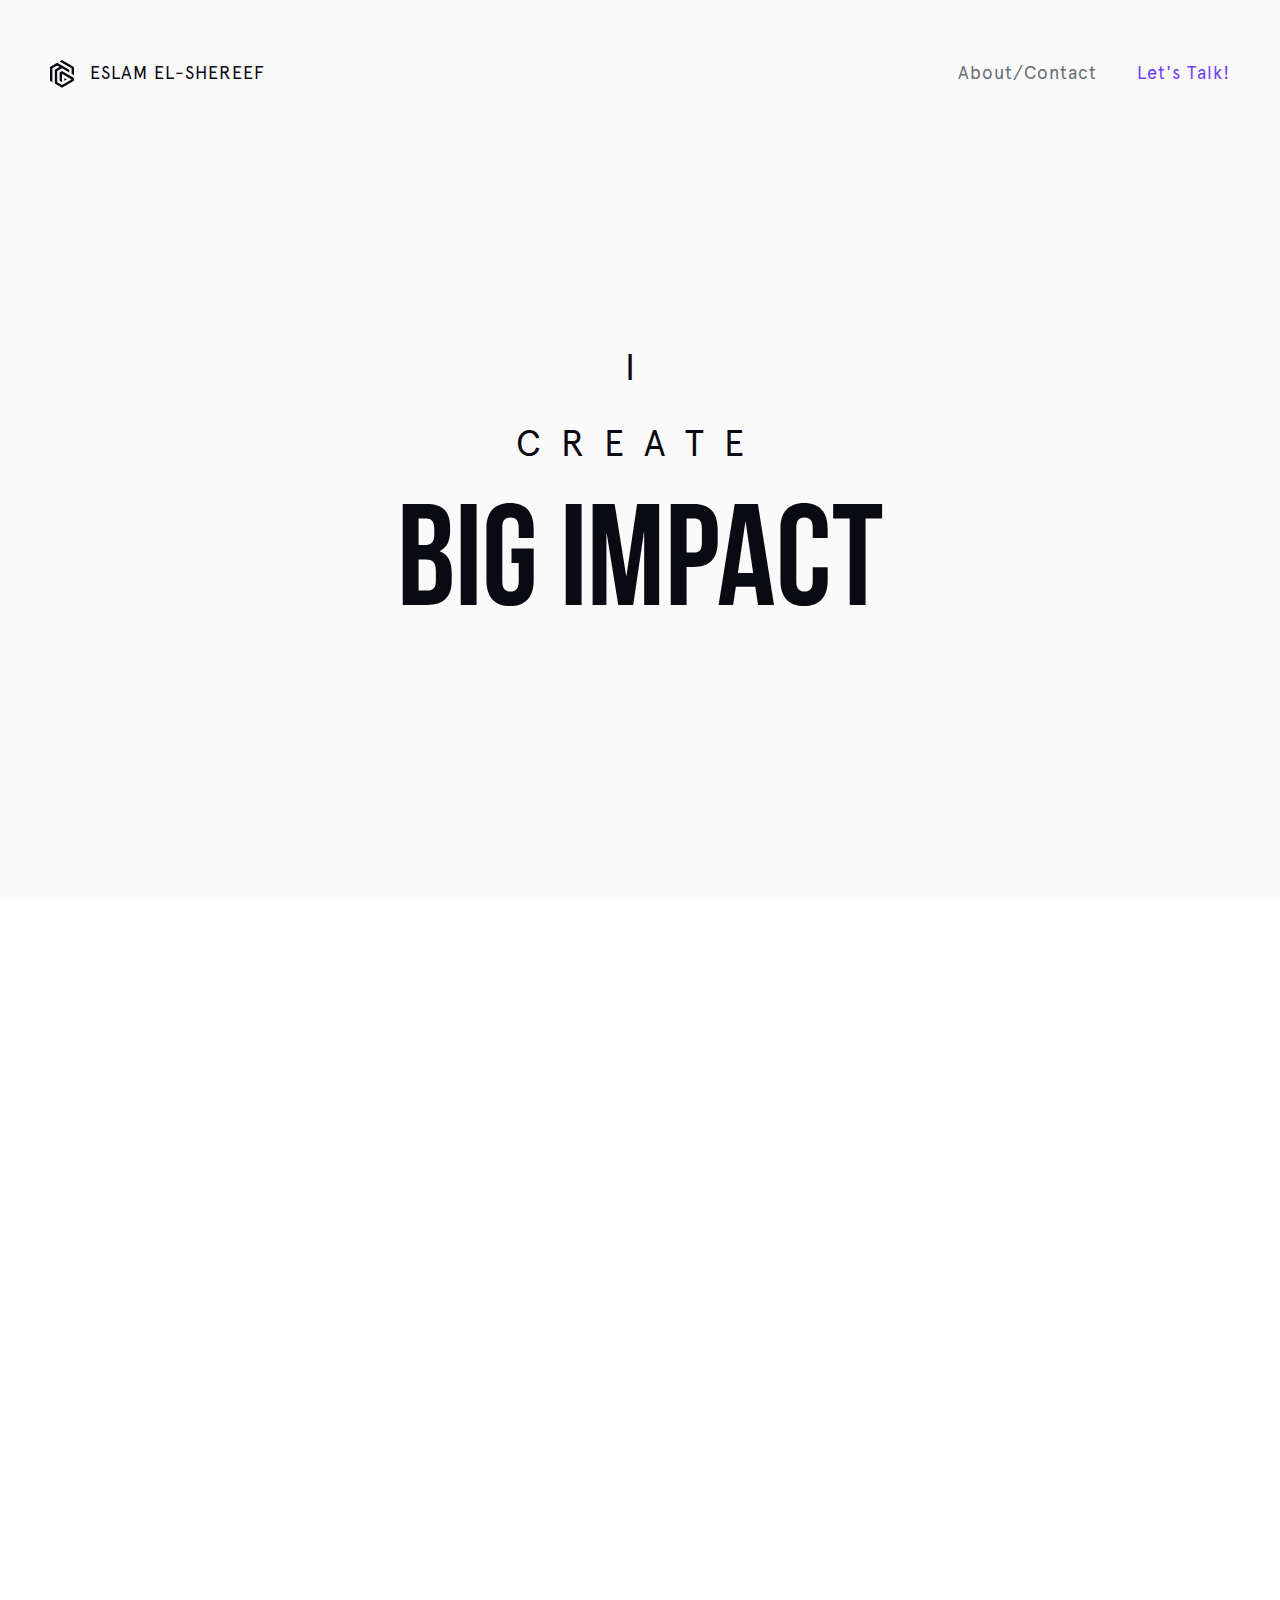
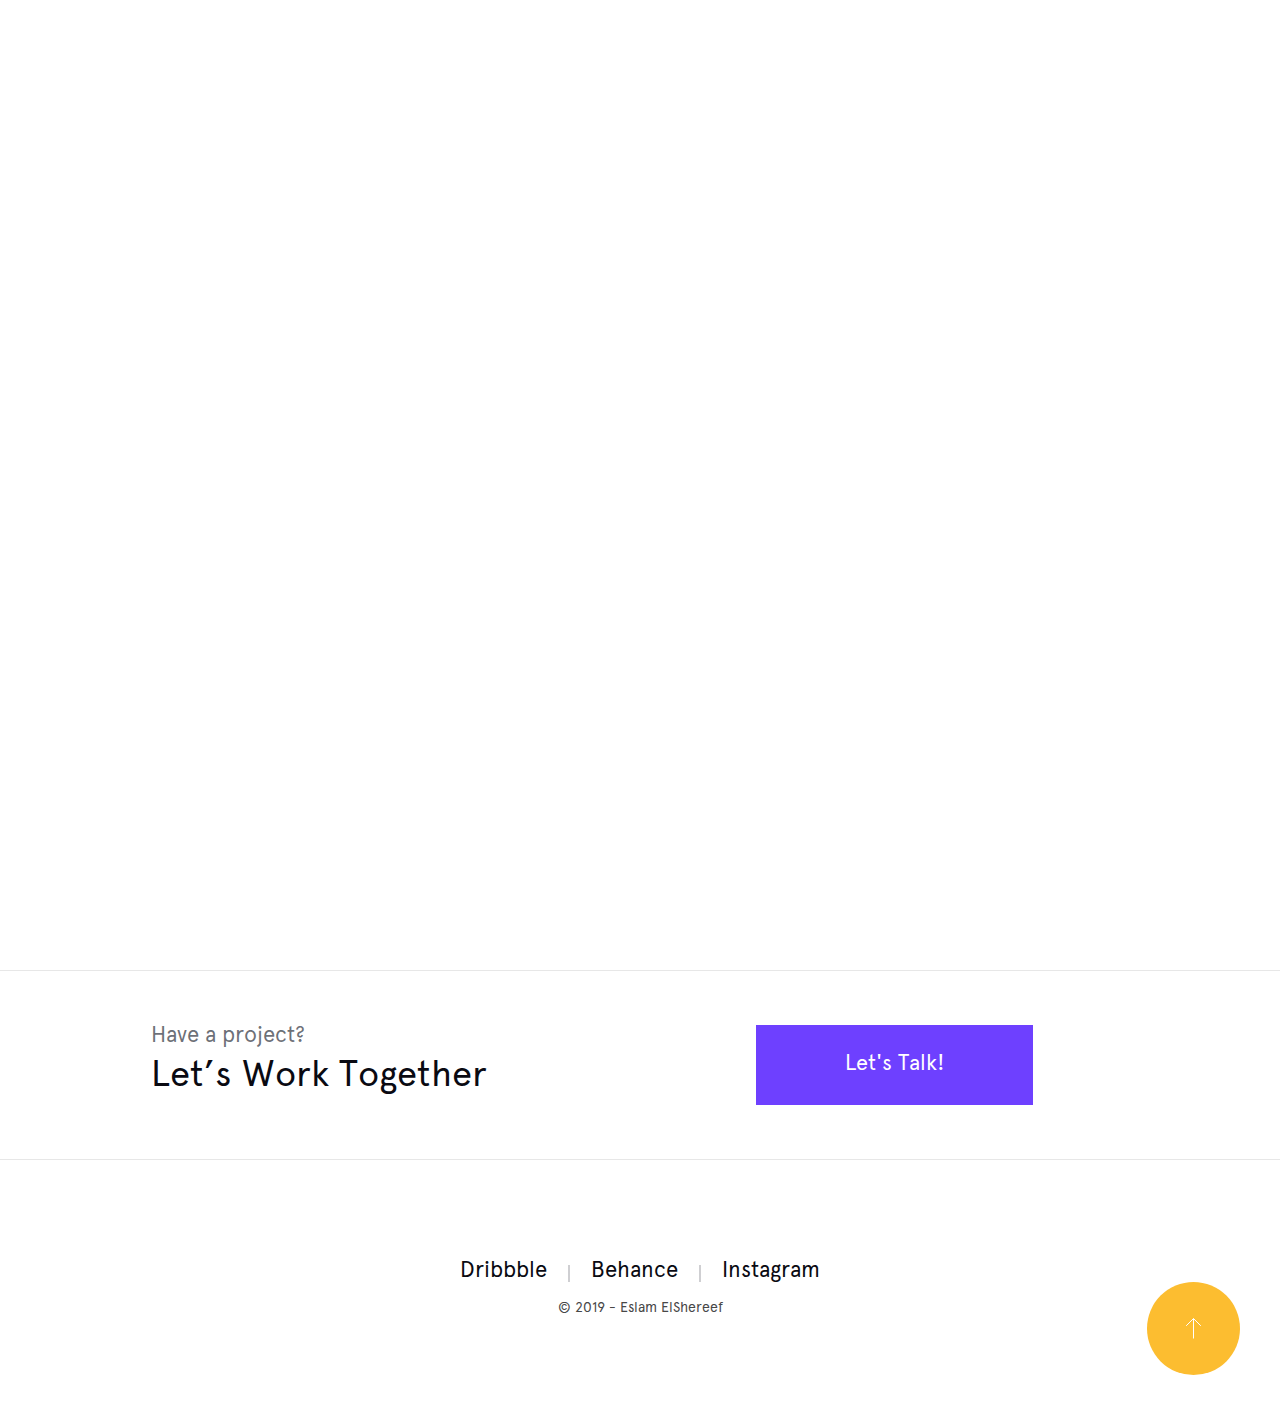
<file: index.html>
<!DOCTYPE html>
<html lang="en">
  <head>
    <meta charset="UTF-8" />
    <meta name="viewport" content="width=device-width, initial-scale=1.0" />
    <meta http-equiv="X-UA-Compatible" content="ie=edge" />
    <title>Eslam El-Shereef Portfolio | Home</title>
    <!-- Bootstrap -->
    <link rel="stylesheet" href="css/bootstrap.css" />
    <!-- animate css -->
    <link rel="stylesheet" href="css/animate.css" />
    <!-- Favicon -->
    <link rel="icon" href="imgs/favicon.ico" type="image/png" />
    <!-- Css -->
    <link rel="stylesheet" href="css/style.css" />
  </head>
  <body>
    <!-- Star Navbar -->
    <nav class="navbar navbar-expand-lg navbar-light">
      <div class="container">
        <a class="navbar-brand text-uppercase" href="index.html">
          <img src="imgs/logo.svg" alt="Logo" />
          Eslam El-Shereef
        </a>
        <button
          class="the-button"
          type="button"
          data-toggle="collapse"
          data-target="#navbarSupportedContent"
          aria-controls="navbarSupportedContent"
          aria-expanded="false"
          aria-label="Toggle navigation"
        >
          <span class="the-line"></span>
          <span class="the-line"></span>
        </button>

        <div class="collapse navbar-collapse" id="navbarSupportedContent">
          <ul class="navbar-nav ml-auto">
            <li class="nav-item">
              <a class="nav-link" href="about.html">About/Contact</a>
            </li>
            <li class="nav-item">
              <a
                class="nav-link talk"
                href="mailto:biz@eslamelshereef.com?subject=Business%20Inquiry"
                >Let's Talk!</a
              >
            </li>
          </ul>
        </div>
      </div>
    </nav>
    <!-- End Navbar -->

    <!-- Start Showcase -->
    <section id="showcase" class="text-center">
      <div class="container">
        <h3 class="text-center text-uppercase">i</h3>
        <h3 class="text-center text-uppercase">create</h3>
        <h1 class="text-center text-uppercase">big impact</h1>
      </div>
    </section>
    <!-- End Showcase -->

    <!-- Start Main -->
    <main id="main">
      <div class="gallery">
        <div class="container">
          <a href="mlvk.html">
            <div class="mlvk wow fadeInUp" data-wow-duration="2s">
              <img src="imgs/MLVK.png" class="img-fluid" alt="MLVK" />
            </div>
          </a>
          <a href="instadiet.html">
            <div class="instadiet wow fadeInUp" data-wow-duration="2s">
              <img src="imgs/instadiet.png" class="img-fluid" alt="instadiet" />
            </div>
          </a>
          <a href="curtis.html">
            <div class="curtis wow fadeInUp" data-wow-duration="2s">
              <img
                src="imgs/CurtisDigital.png"
                class="img-fluid"
                alt="CurtisDigital"
              />
            </div>
          </a>
          <a href="okanagan.html">
            <div class="okanagan wow fadeInUp" data-wow-duration="2s">
              <img src="imgs/Okanagan.png" class="img-fluid" alt="Okanagan" />
            </div>
          </a>
          <a href="fansaved.html">
            <div class="fansaved wow fadeInUp" data-wow-duration="2s">
              <img src="imgs/Fansaved.png" class="img-fluid" alt="Fansaved" />
            </div>
          </a>
        </div>
      </div>
    </main>
    <!-- End Main -->

    <!-- Start Work Together -->
    <section id="work-together">
      <div class="container">
        <div class="row">
          <div class="col-lg-5 offset-lg-1 col-md-6">
            <p>Have a project?</p>
            <h3>Let’s Work Together</h3>
          </div>
          <div class="col-md-5 offset-md-1">
            <a
              href="mailto:biz@eslamelshereef.com?subject=Business%20Inquiry"
              class="btn talk"
              >Let's Talk!</a
            >
          </div>
        </div>
      </div>
    </section>
    <!-- End Work Together -->

    <!-- Start Footer -->
    <footer id="main-footer" class="text-center">
      <div class="social-icons">
        <a href="https://dribbble.com/eslam-elshereef" target="_blank"
          >Dribbble</a
        >
        <a href="https://www.behance.net/eslamelshereef" target="_blank"
          >Behance</a
        >
        <a href="https://www.instagram.com/eslamwebby/" target="_blank"
          >Instagram</a
        >
      </div>
      <p>&copy; 2019 - Eslam ElShereef</p>
    </footer>
    <!-- End Footer -->

    <!-- Start Scroll-to-top -->
    <div class="scroll-to-top text-center">
      <svg
        width="17"
        height="22"
        viewBox="0 0 17 22"
        fill="none"
        xmlns="http://www.w3.org/2000/svg"
      >
        <path d="M8.5 21.5V1.5" stroke="white" />
        <path
          d="M1.5 8.5L8.5 1.5L15.5 8.5"
          stroke="white"
          stroke-linecap="square"
        />
      </svg>
    </div>
    <!-- End Scroll-to-top -->

    <!-- jquery.js -->
    <script src="js/jquery-3.4.1.min.js"></script>
    <!-- popper.js -->
    <script src="js/popper.min.js"></script>
    <!-- Bootstrap -->
    <script src="js/bootstrap.min.js"></script>
    <!-- Owl Carousel -->
    <script src="js/owl.carousel.min.js"></script>
    <script src="js/wow.min.js"></script>
    <script>
      new WOW().init();
    </script>
    <!-- my javascript file -->
    <script src="js/main.js"></script>
  </body>
</html>
</file>
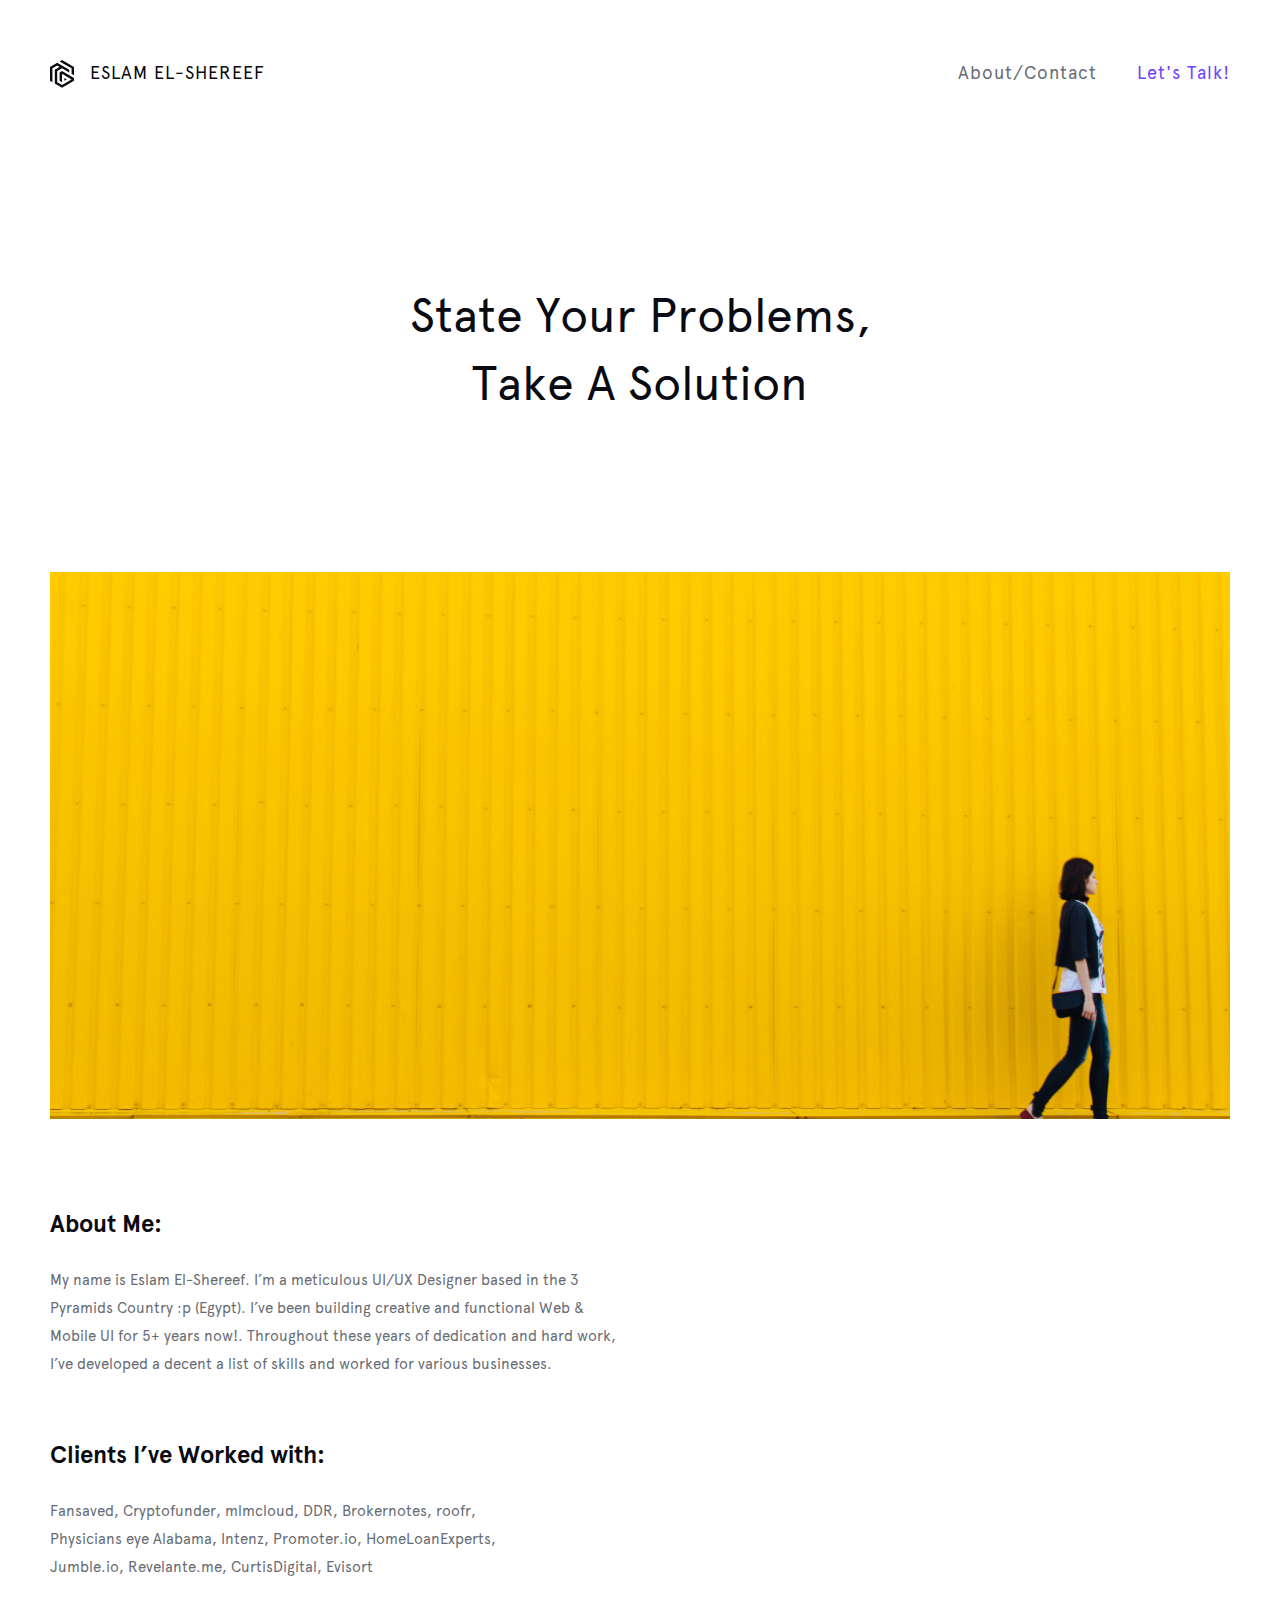
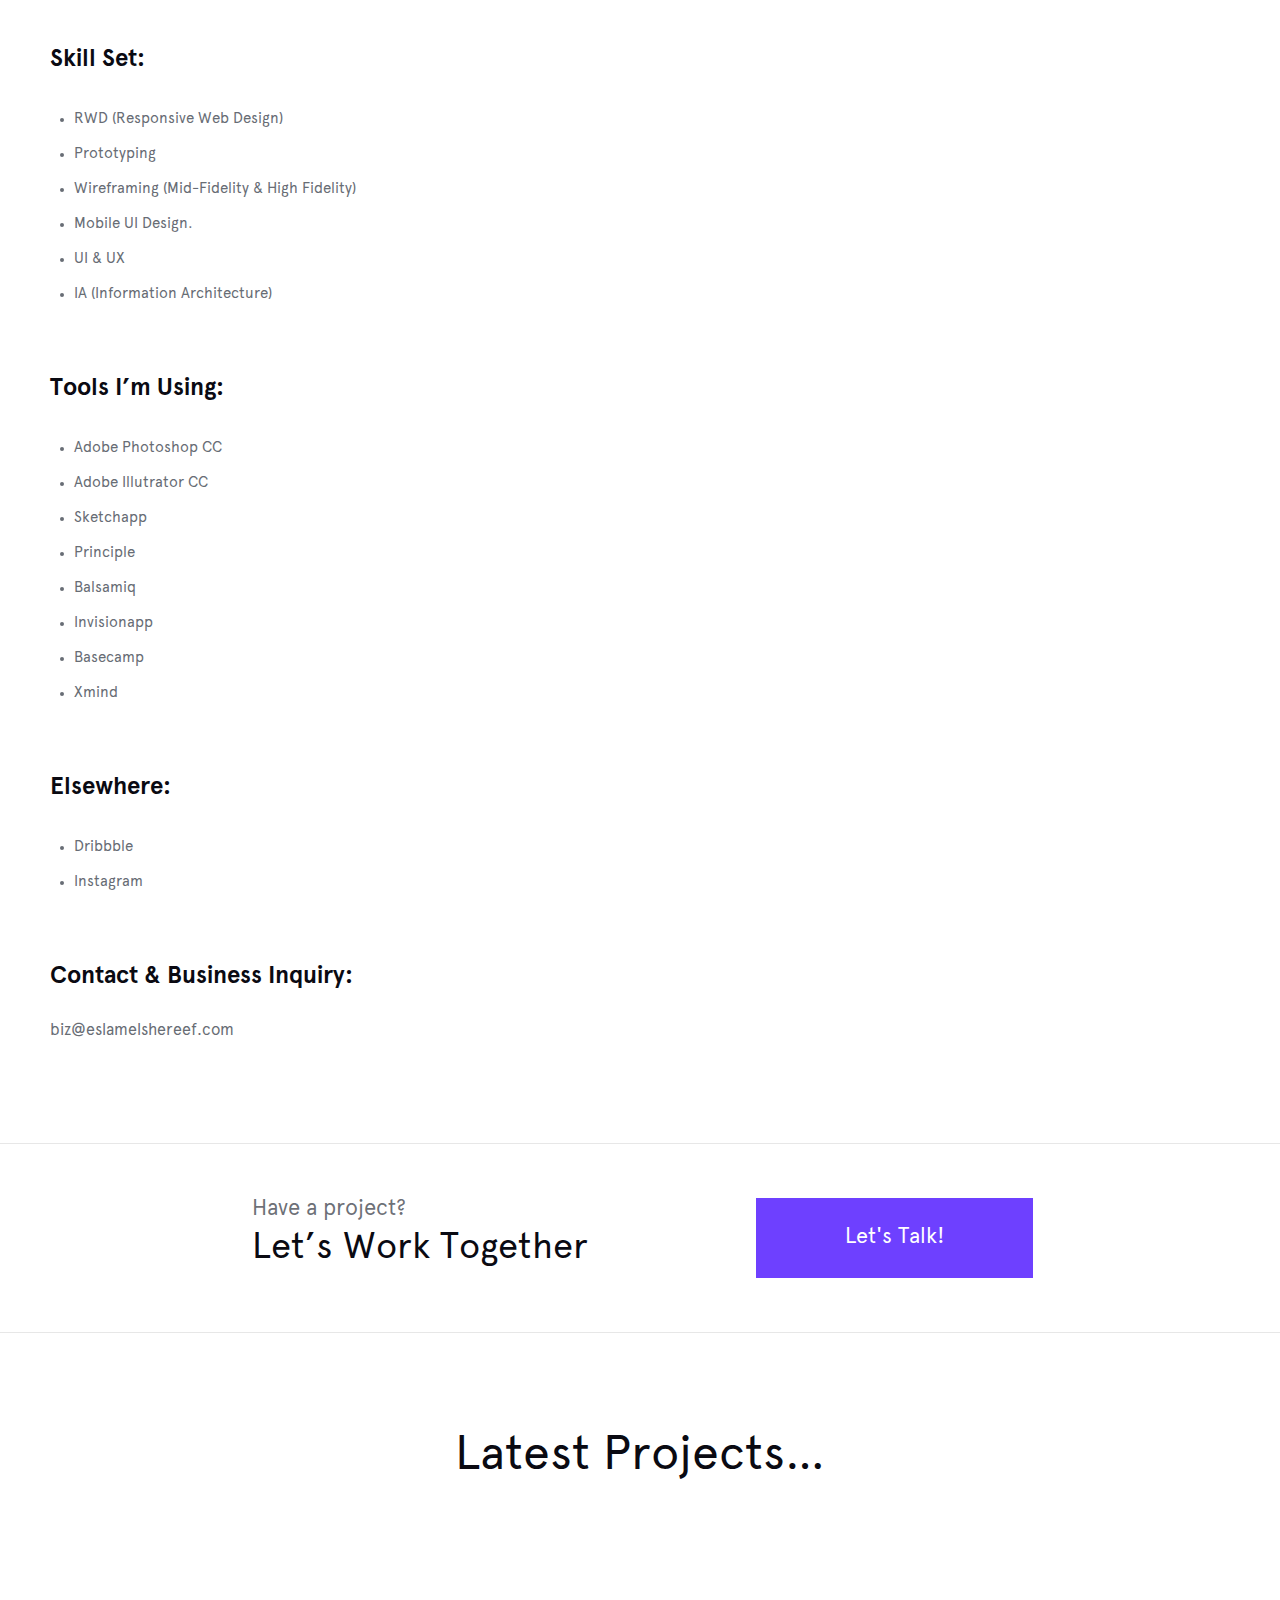
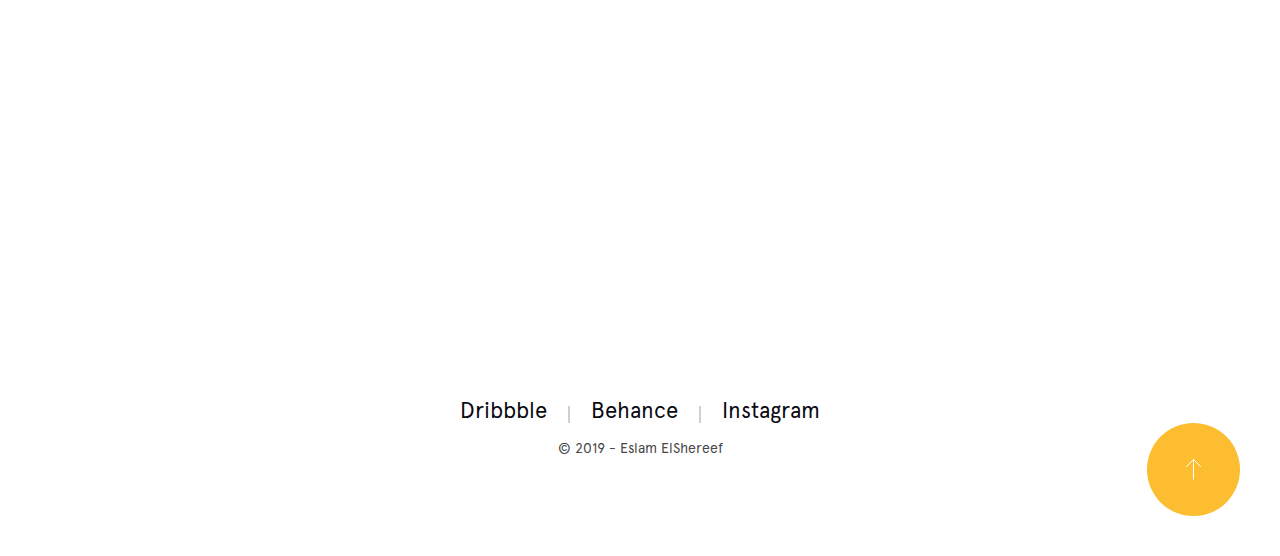
<file: about.html>
<!DOCTYPE html>
<html lang="en">
  <head>
    <meta charset="UTF-8" />
    <meta name="viewport" content="width=device-width, initial-scale=1.0" />
    <meta http-equiv="X-UA-Compatible" content="ie=edge" />
    <title>Eslam El-Shereef Portfolio | About/Contact</title>
    <!-- Bootstrap -->
    <link rel="stylesheet" href="css/bootstrap.css" />
    <!-- animate css -->
    <link rel="stylesheet" href="css/animate.css" />
    <!-- Favicon -->
    <link rel="icon" href="imgs/favicon.ico" type="image/png" />
    <!-- Owl Carousel -->
    <link rel="stylesheet" href="css/owl.carousel.min.css" />
    <link rel="stylesheet" href="css/owl.theme.default.min.css" />
    <!-- Css -->
    <link rel="stylesheet" href="css/style.css" />
  </head>
  <body>
    <!-- Star Navbar -->
    <nav class="navbar navbar-expand-lg navbar-light navbar-about">
      <div class="container">
        <a class="navbar-brand text-uppercase" href="index.html">
          <img src="imgs/logo.svg" alt="Logo" />
          Eslam El-Shereef
        </a>
        <button
          class="the-button"
          type="button"
          data-toggle="collapse"
          data-target="#navbarSupportedContent"
          aria-controls="navbarSupportedContent"
          aria-expanded="false"
          aria-label="Toggle navigation"
        >
          <span class="the-line"></span>
          <span class="the-line"></span>
        </button>

        <div class="collapse navbar-collapse" id="navbarSupportedContent">
          <ul class="navbar-nav ml-auto">
            <li class="nav-item">
              <a class="nav-link" href="about.html">About/Contact</a>
            </li>
            <li class="nav-item">
              <a
                class="nav-link talk"
                href="mailto:biz@eslamelshereef.com?subject=Business%20Inquiry"
                >Let's Talk!</a
              >
            </li>
          </ul>
        </div>
      </div>
    </nav>
    <!-- End Navbar -->

    <!-- Start Showcase -->
    <section id="showcase" class="text-center about">
      <div class="container">
        <h1 class="text-center">State Your Problems, <br />Take a Solution</h1>
      </div>
    </section>
    <!-- End Showcase -->

    <!-- Start Hero Image -->
    <div id="hero-image">
      <div class="container">
        <div class="main-image">
          <img src="imgs/about.png" class="img-fluid" alt="about picture" />
        </div>
      </div>
    </div>
    <!-- End Hero Image -->

    <!-- Start My Info -->
    <div class="my-info">
      <div class="container">
        <div class="about-me">
          <h2>About Me:</h2>
          <p>
            My name is Eslam El-Shereef. I’m a meticulous UI/UX Designer based
            in the 3 Pyramids Country :p (Egypt). I’ve been building creative
            and functional Web & Mobile UI for 5+ years now!. Throughout these
            years of dedication and hard work, I’ve developed a decent a list of
            skills and worked for various businesses.
          </p>
        </div>
        <div class="clients">
          <h2>Clients I’ve Worked with:</h2>
          <p>
            Fansaved, Cryptofunder, mlmcloud, DDR, Brokernotes, roofr,
            Physicians eye Alabama, Intenz, Promoter.io, HomeLoanExperts,
            Jumble.io, Revelante.me, CurtisDigital, Evisort
          </p>
        </div>
        <div class="skills">
          <h2>Skill Set:</h2>
          <ul class="pl-4">
            <li>RWD (Responsive Web Design)</li>
            <li>Prototyping</li>
            <li>Wireframing (Mid-Fidelity & High Fidelity)</li>
            <li>Mobile UI Design.</li>
            <li>UI & UX</li>
            <li>IA (Information Architecture)</li>
          </ul>
        </div>
        <div class="tools">
          <h2>Tools I’m Using:</h2>
          <ul class="pl-4">
            <li>Adobe Photoshop CC</li>
            <li>Adobe Illutrator CC</li>
            <li>Sketchapp</li>
            <li>Principle</li>
            <li>Balsamiq</li>
            <li>Invisionapp</li>
            <li>Basecamp</li>
            <li>Xmind</li>
          </ul>
        </div>
        <div class="elsewhere">
          <h2>Elsewhere:</h2>
          <ul class="pl-4">
            <li><a href="https://dribbble.com/eslam-elshereef">Dribbble</a></li>
            <li>
              <a href="https://www.instagram.com/eslamwebby/">Instagram</a>
            </li>
          </ul>
        </div>
        <div class="contact">
          <h2>Contact & Business Inquiry:</h2>
          <a href="mailto:biz@eslamelshereef.com?subject=Business%20Inquiry"
            >biz@eslamelshereef.com</a
          >
        </div>
      </div>
    </div>
    <!-- End My Info -->

    <!-- Start Work Together -->
    <section id="work-together">
      <div class="container">
        <div class="row">
          <div class="col-lg-5 offset-lg-2 col-md-6">
            <p>Have a project?</p>
            <h3>Let’s Work Together</h3>
          </div>
          <div class="col-lg-5 offset-lg-0 col-md-5 offset-md-1">
            <a
              href="mailto:biz@eslamelshereef.com?subject=Business%20Inquiry"
              class="btn talk"
              >Let's Talk!</a
            >
          </div>
        </div>
      </div>
    </section>
    <!-- End Work Together -->

    <!-- Start latest Projects -->
    <div id="latest-projects" class="text-center">
      <div class="container">
        <h2>Latest Projects…</h2>
        <div class="owl-carousel owl-theme boxes" id="owl-slider">
          <a href="mlvk.html" class="box">
            <div class="wow fadeInUp" data-wow-duration="2s">
              <img src="imgs/MLVK-small.png" class="img-fluid" alt="MLVK" />
            </div>
          </a>
          <a href="instadiet.html" class="box">
            <div
              class="wow fadeInUp"
              data-wow-duration="2s"
              data-wow-delay="0.75s"
            >
              <img
                src="imgs/Instadiet-small.png"
                class="img-fluid"
                alt="Instadiet"
              />
            </div>
          </a>
          <a href="curtis.html" class="box">
            <div
              class="wow fadeInUp"
              data-wow-duration="2s"
              data-wow-delay="1.5s"
            >
              <img src="imgs/Curtis-small.png" class="img-fluid" alt="Curtis" />
            </div>
          </a>
          <a href="okanagan.html" class="box">
            <div class="wow fadeInUp" data-wow-duration="2s">
              <img
                src="imgs/Okanagan-small.png"
                class="img-fluid"
                alt="Okanagan"
              />
            </div>
          </a>
          <a href="fansaved.html" class="box">
            <div class="wow fadeInUp" data-wow-duration="2s">
              <img
                src="imgs/Fansaved-small.png"
                class="img-fluid"
                alt="Fansaved"
              />
            </div>
          </a>
        </div>
      </div>
    </div>
    <!-- End latest Projects -->

    <!-- Start Footer -->
    <footer id="main-footer" class="text-center">
      <div class="social-icons">
        <a href="https://dribbble.com/eslam-elshereef" target="_blank"
          >Dribbble</a
        >
        <a href="https://www.behance.net/eslamelshereef" target="_blank"
          >Behance</a
        >
        <a href="https://www.instagram.com/eslamwebby/" target="_blank"
          >Instagram</a
        >
      </div>
      <p>&copy; 2019 - Eslam ElShereef</p>
    </footer>
    <!-- End Footer -->

    <!-- Start Scroll-to-top -->
    <div class="scroll-to-top text-center">
      <svg
        width="17"
        height="22"
        viewBox="0 0 17 22"
        fill="none"
        xmlns="http://www.w3.org/2000/svg"
      >
        <path d="M8.5 21.5V1.5" stroke="white" />
        <path
          d="M1.5 8.5L8.5 1.5L15.5 8.5"
          stroke="white"
          stroke-linecap="square"
        />
      </svg>
    </div>
    <!-- End Scroll-to-top -->

    <!-- jquery.js -->
    <script src="js/jquery-3.4.1.min.js"></script>
    <!-- popper.js -->
    <script src="js/popper.min.js"></script>
    <!-- Bootstrap -->
    <script src="js/bootstrap.min.js"></script>
    <!-- Owl Carousel -->
    <script src="js/owl.carousel.min.js"></script>
    <script src="js/wow.min.js"></script>
    <script>
      new WOW().init();
    </script>
    <!-- my javascript file -->
    <script src="js/main.js"></script>
  </body>
</html>
</file>
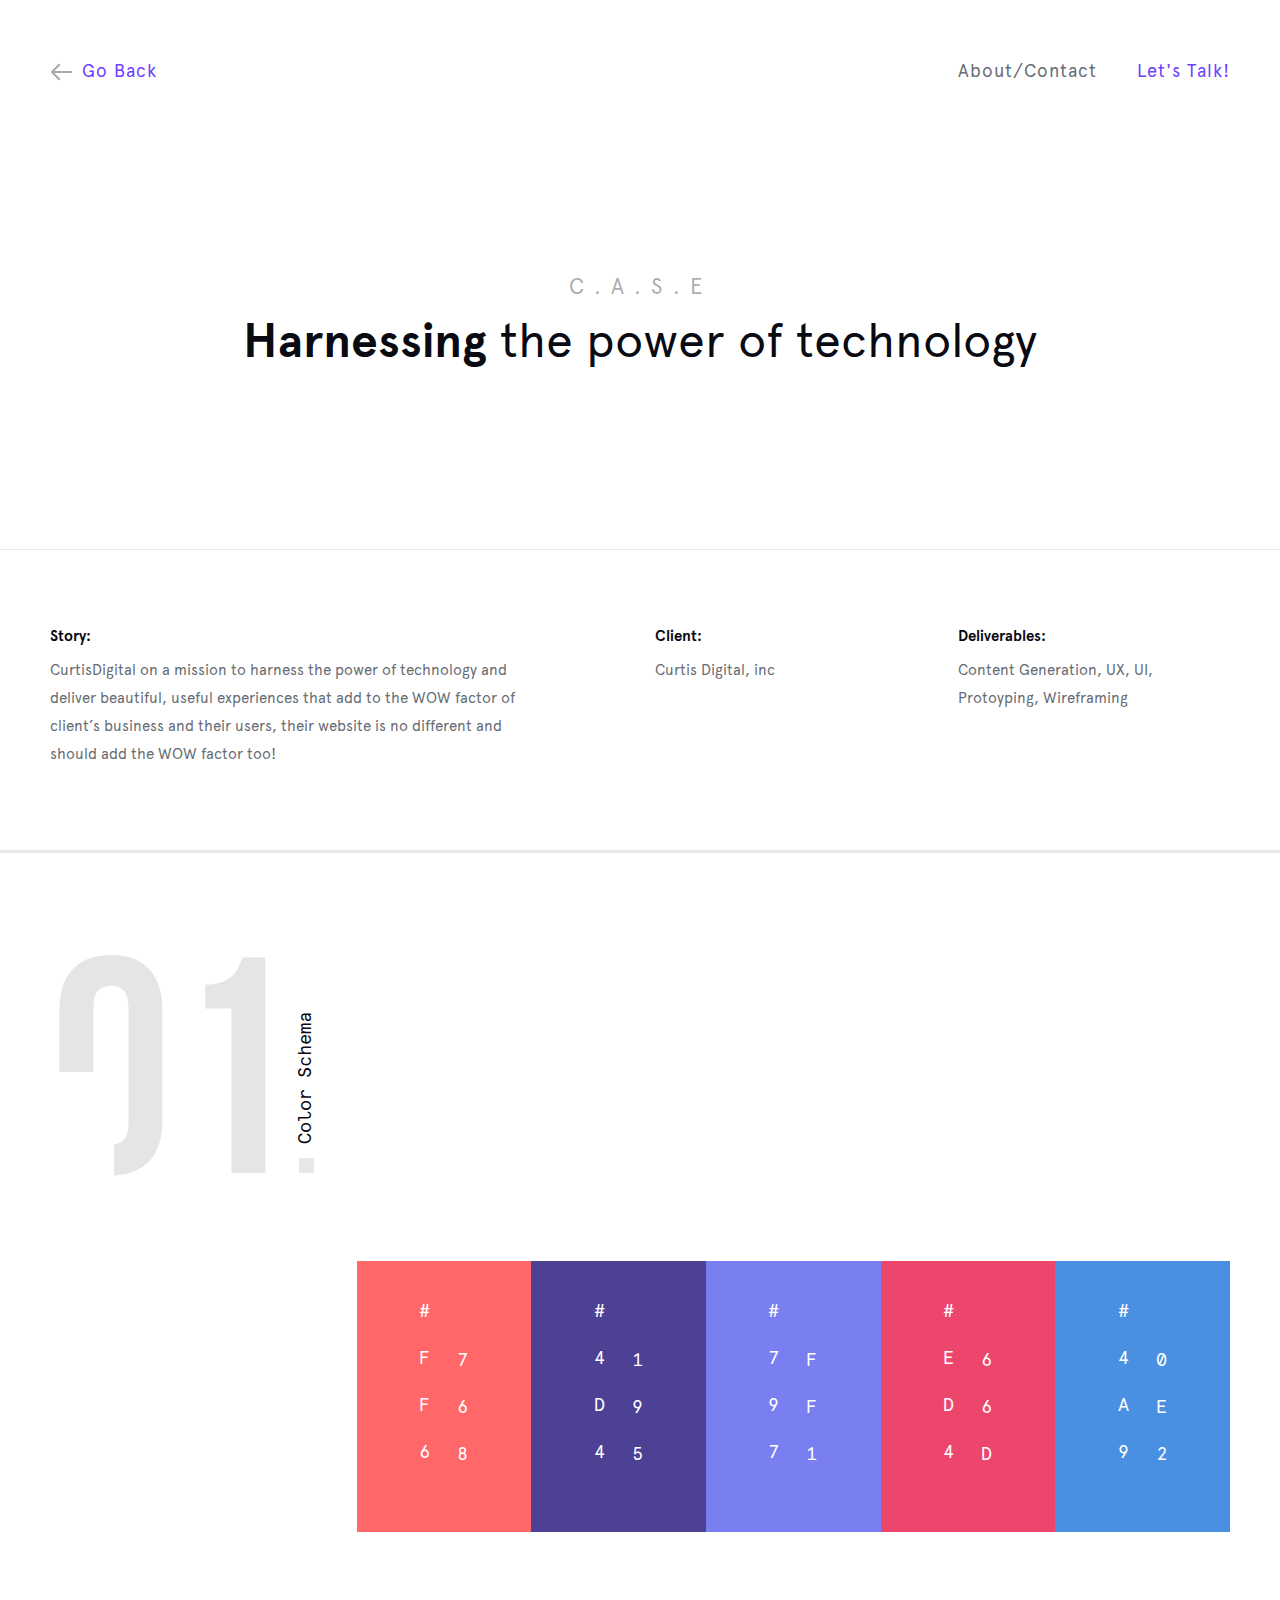
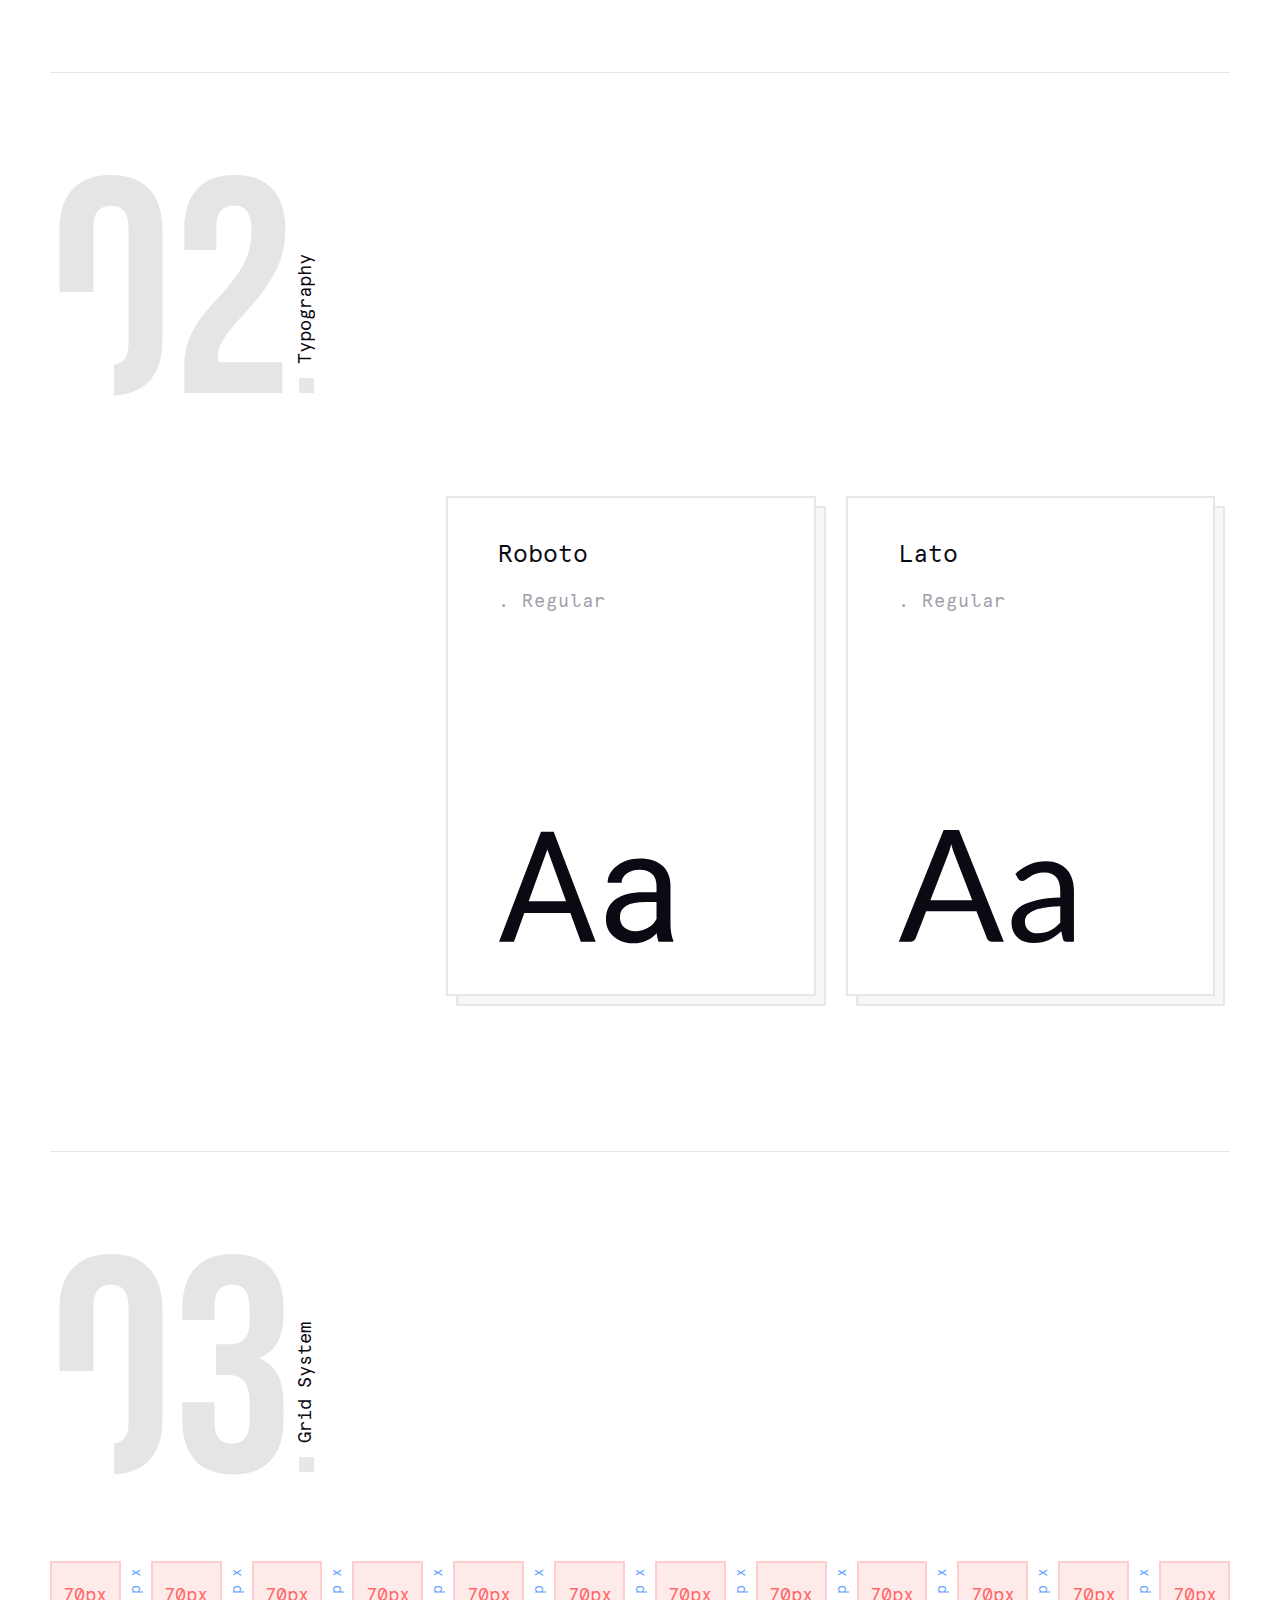
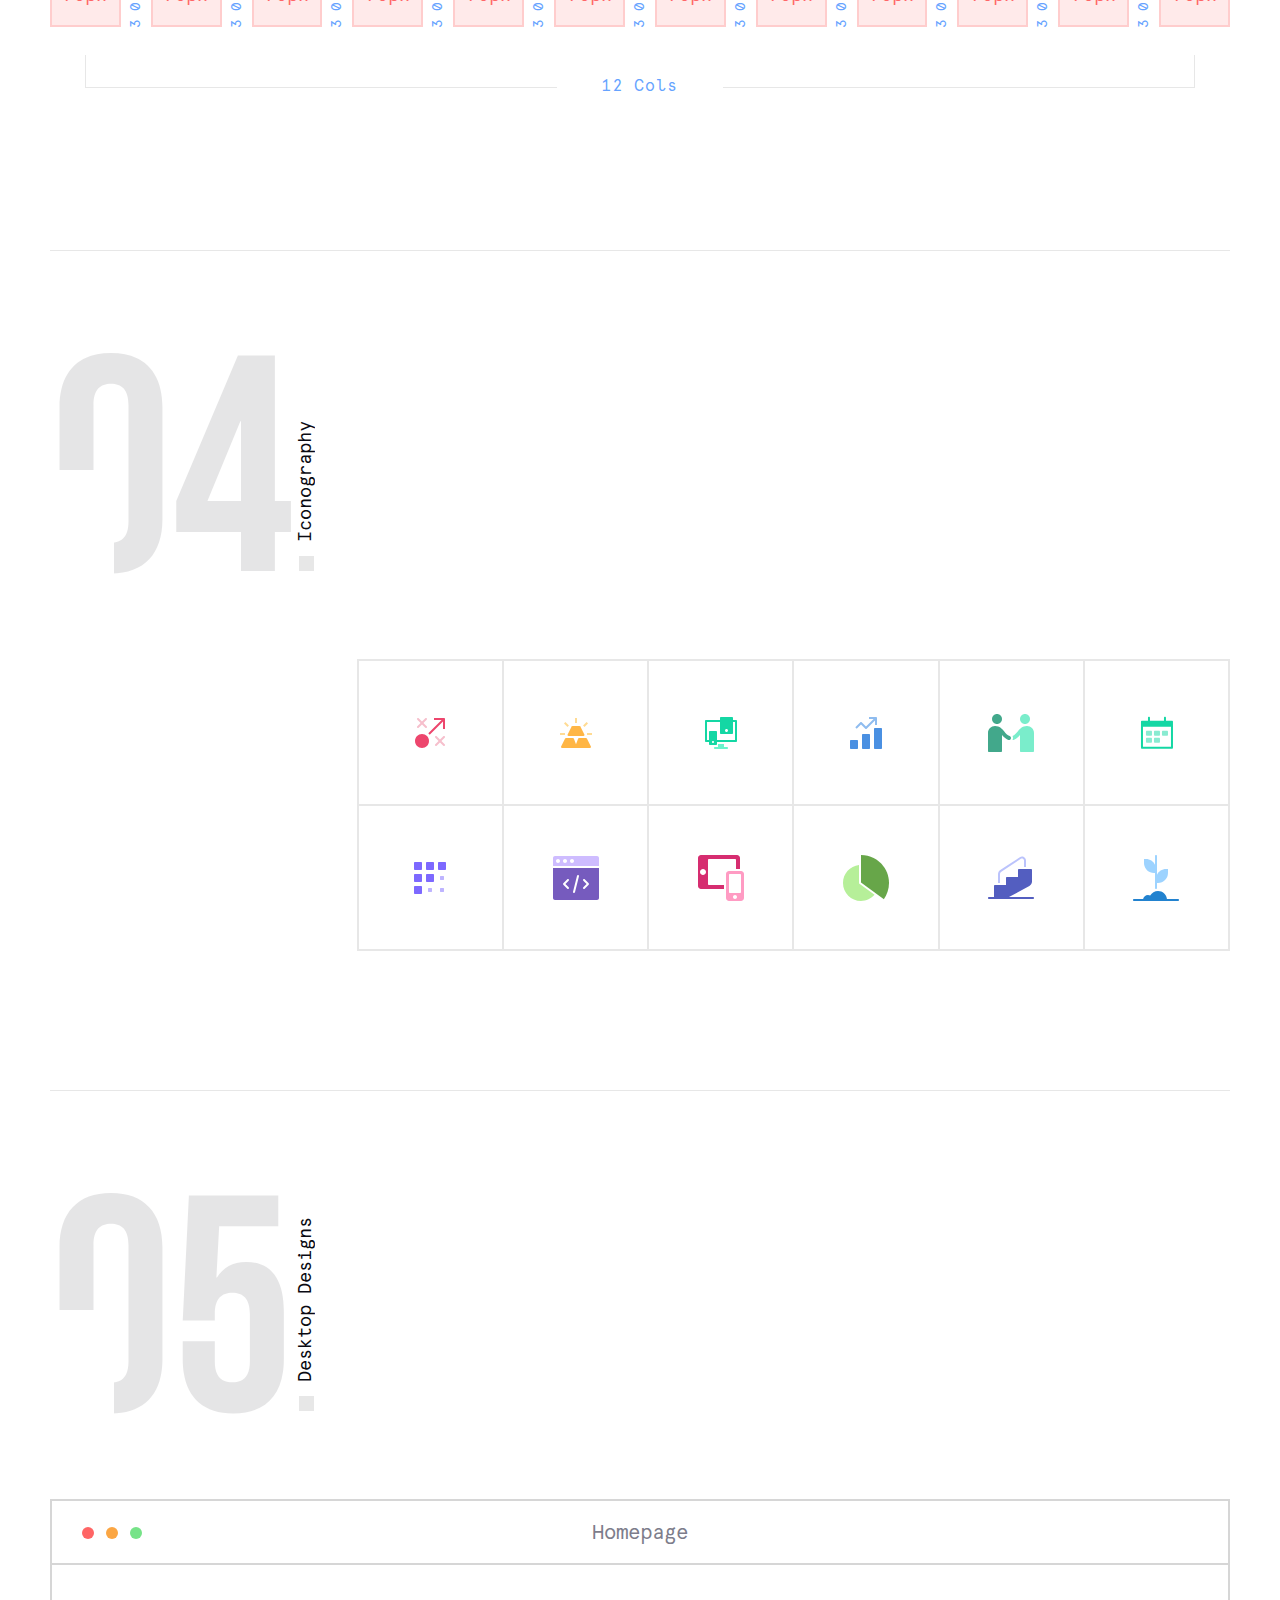
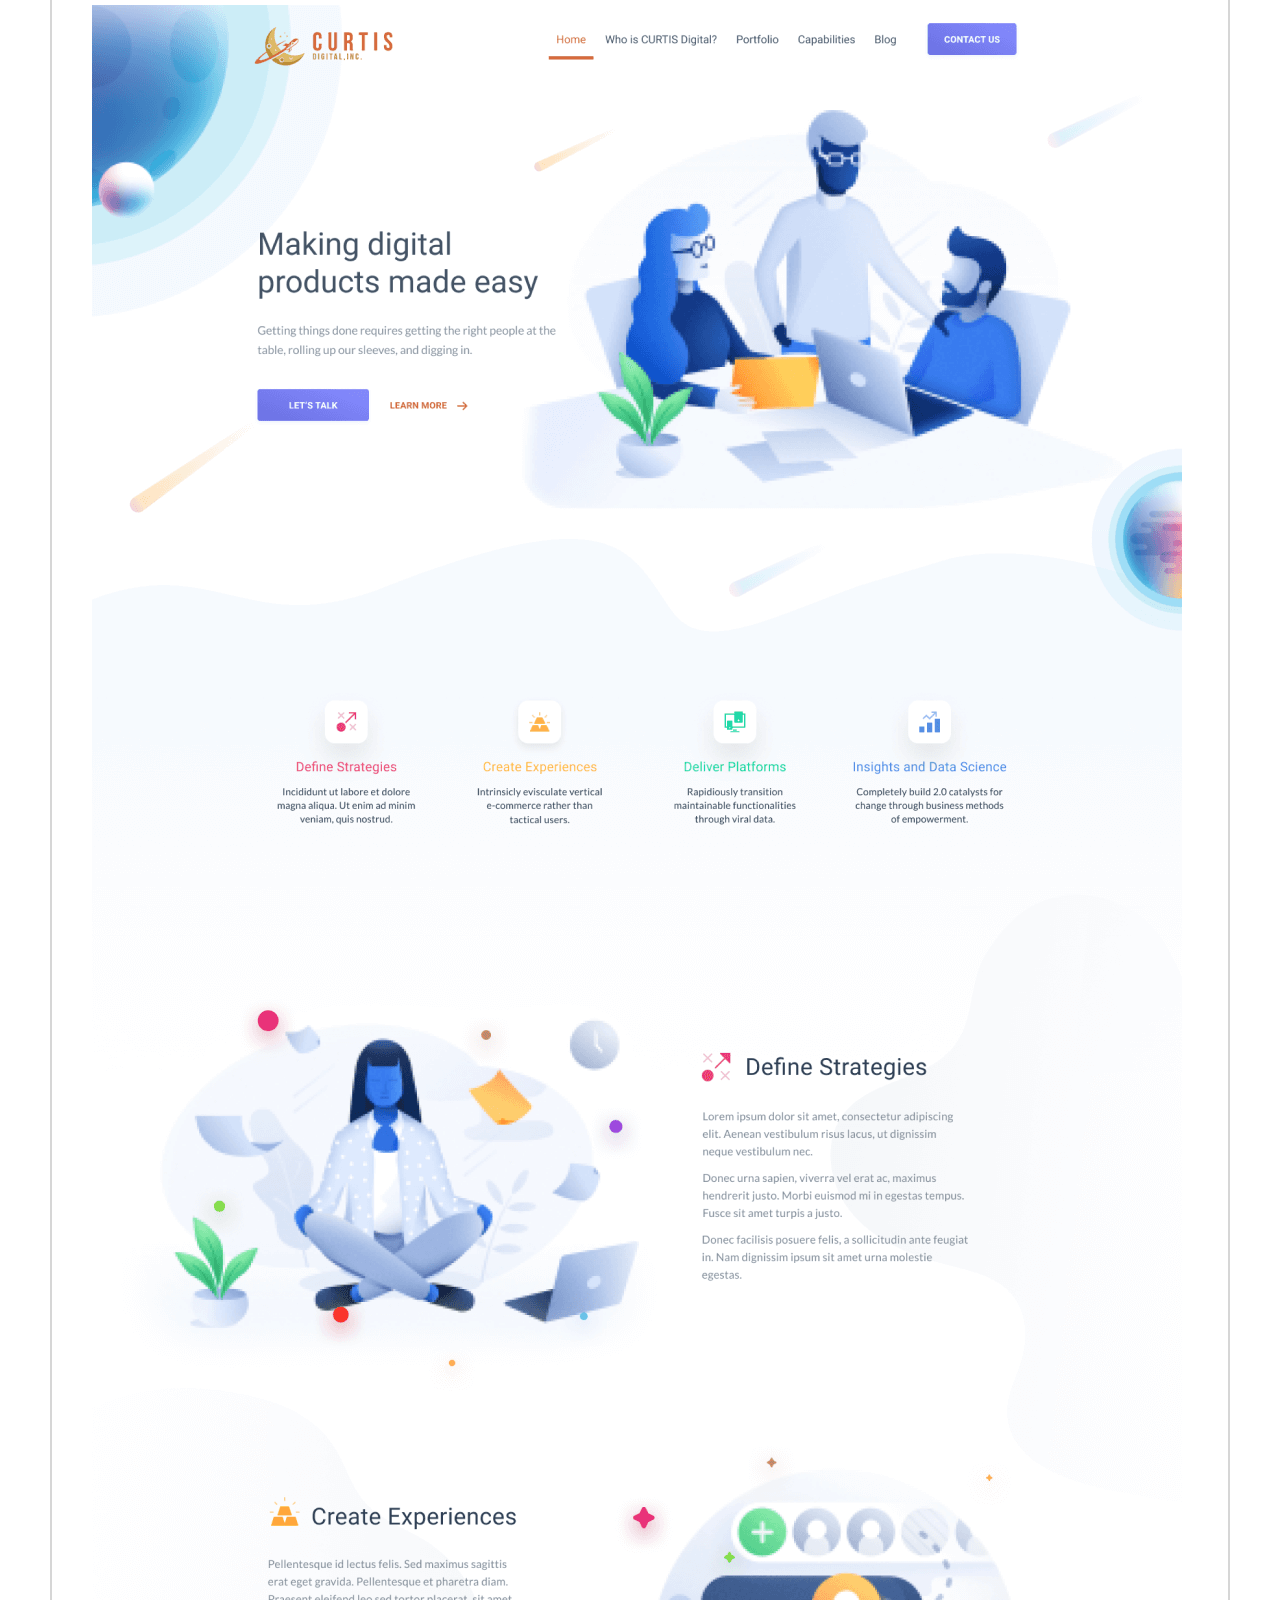
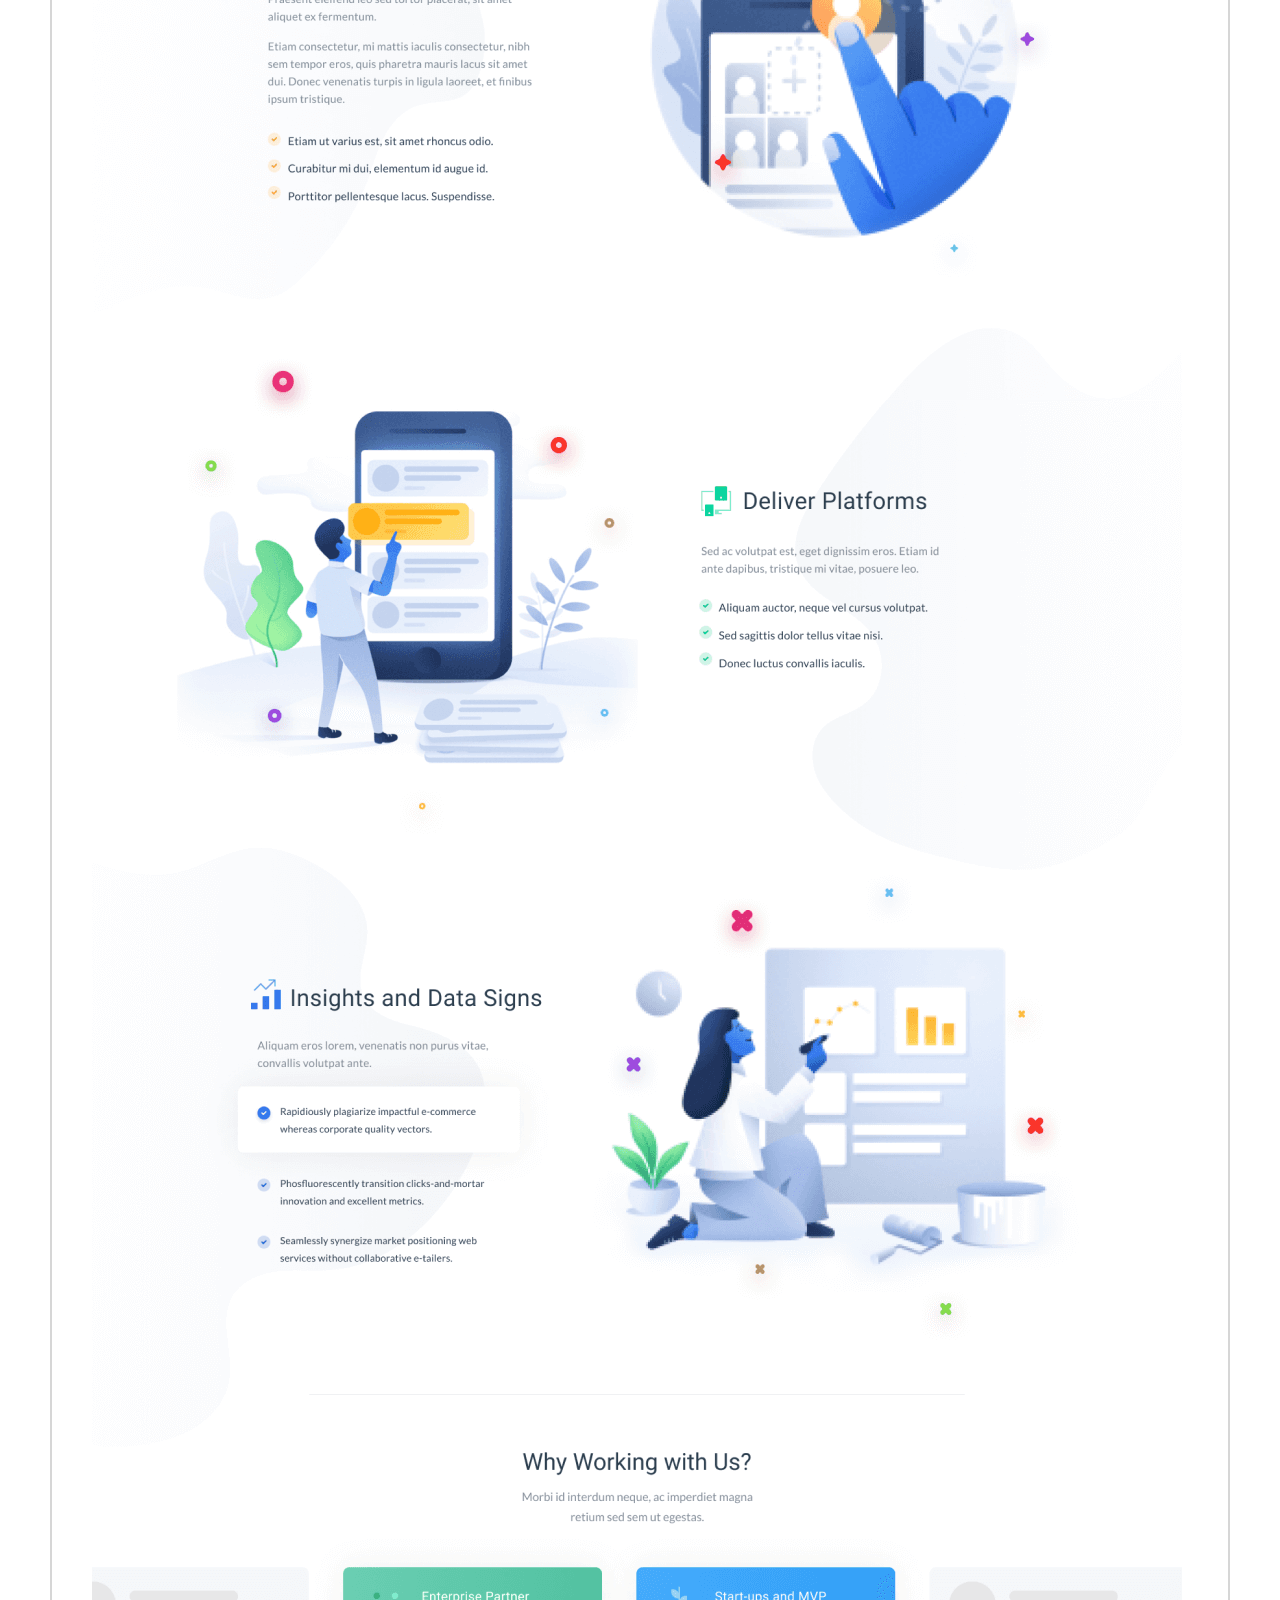
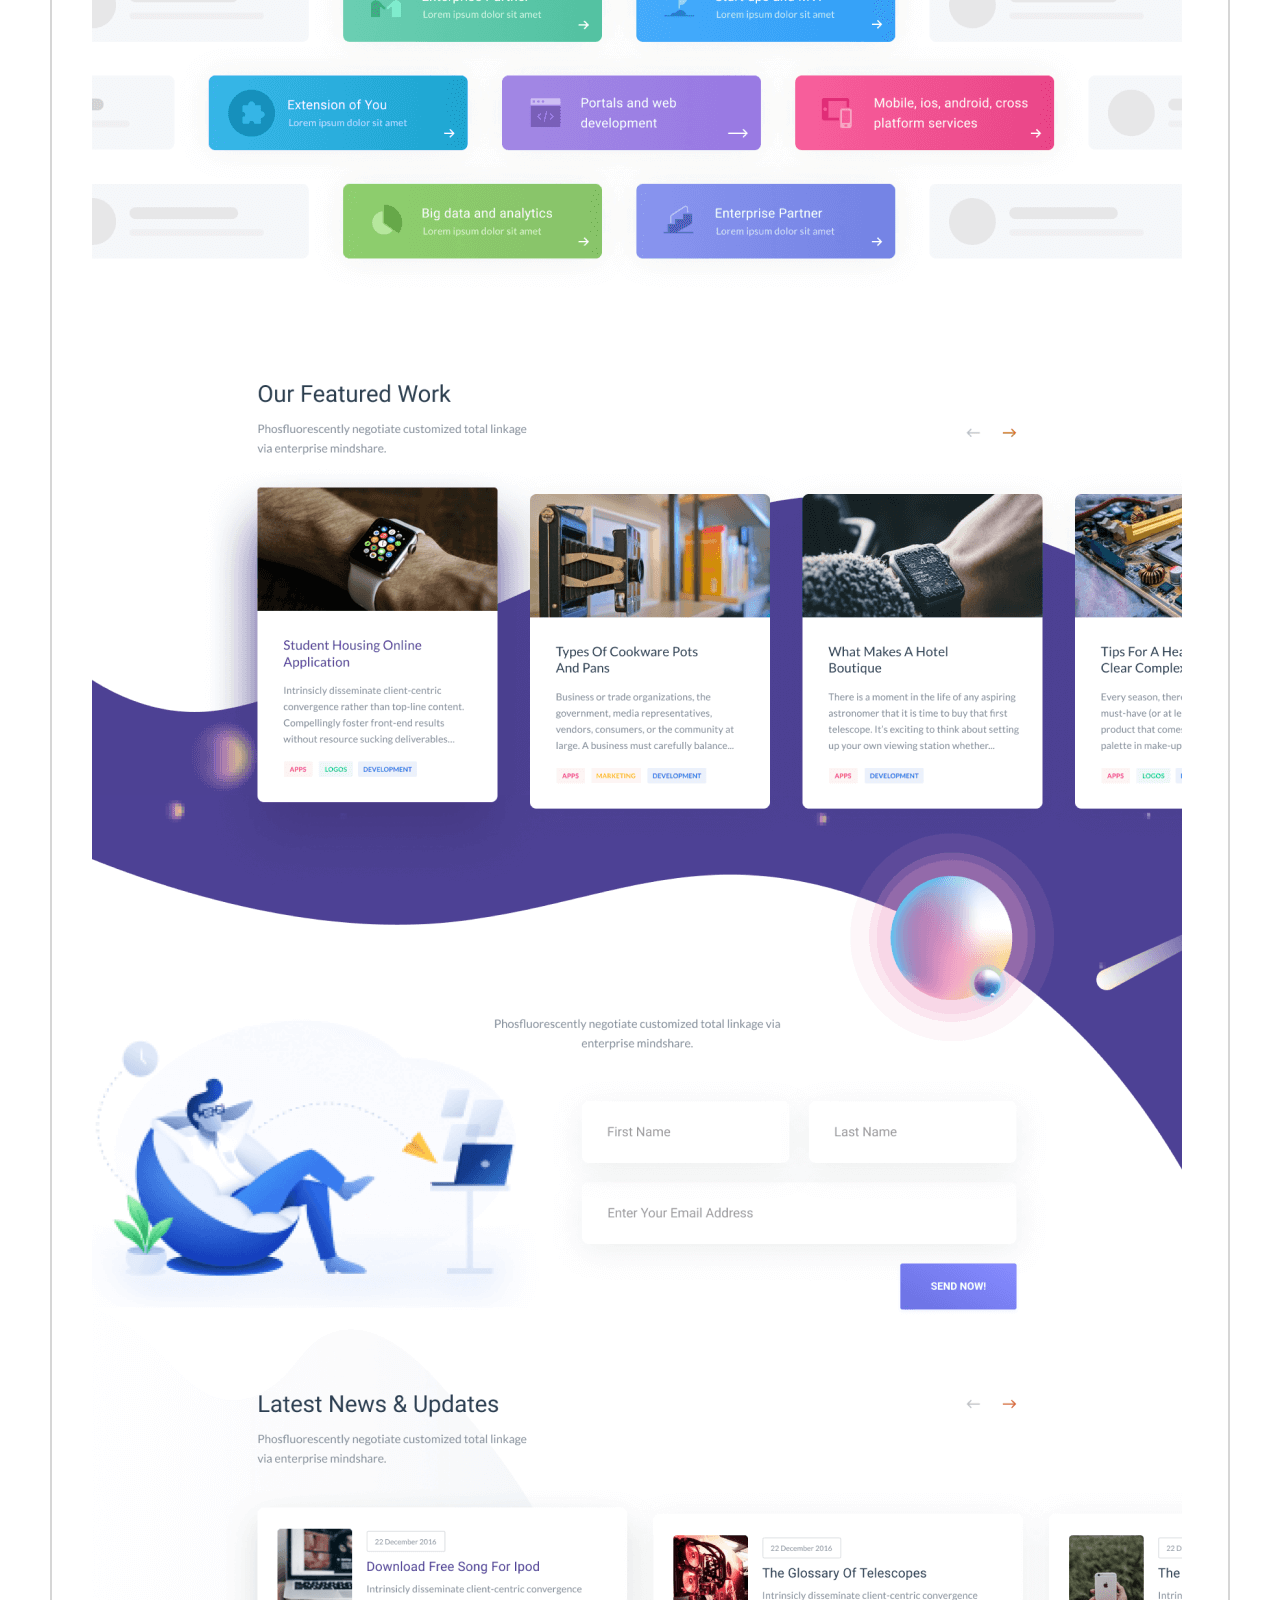
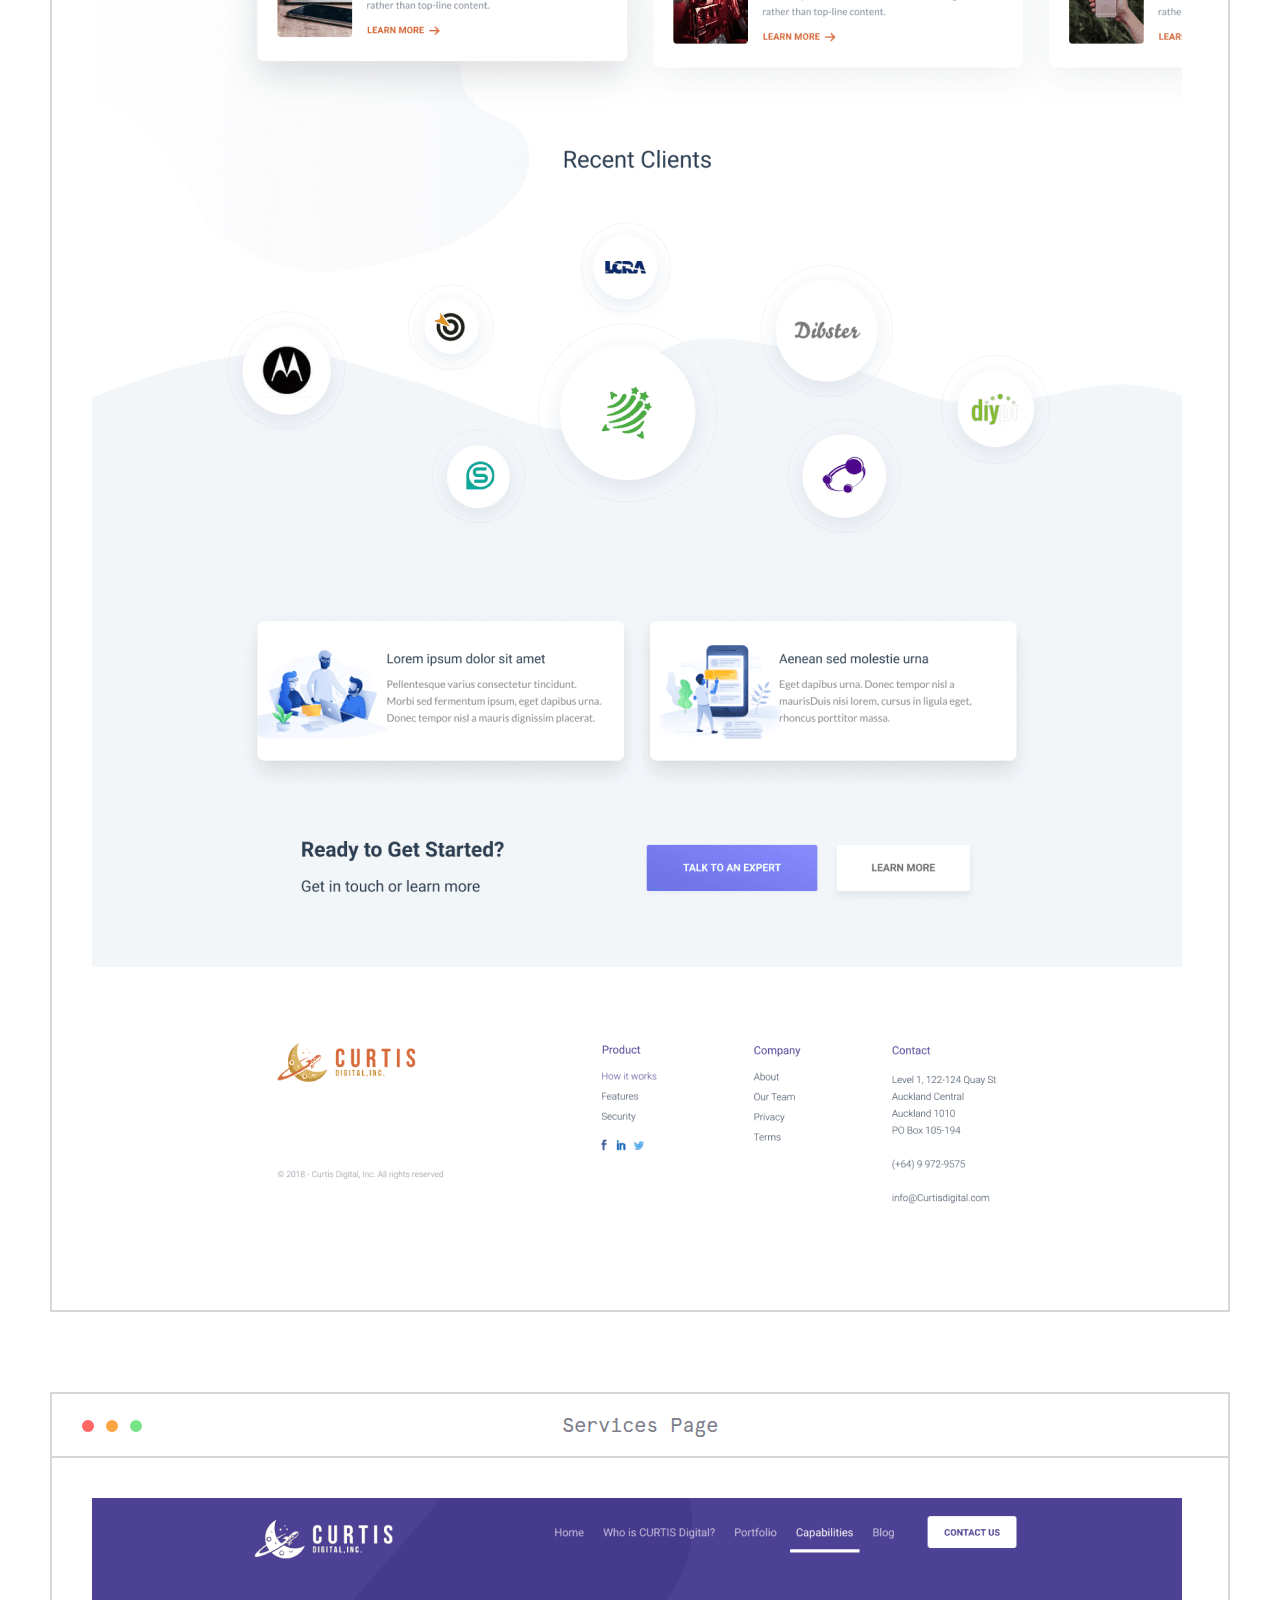
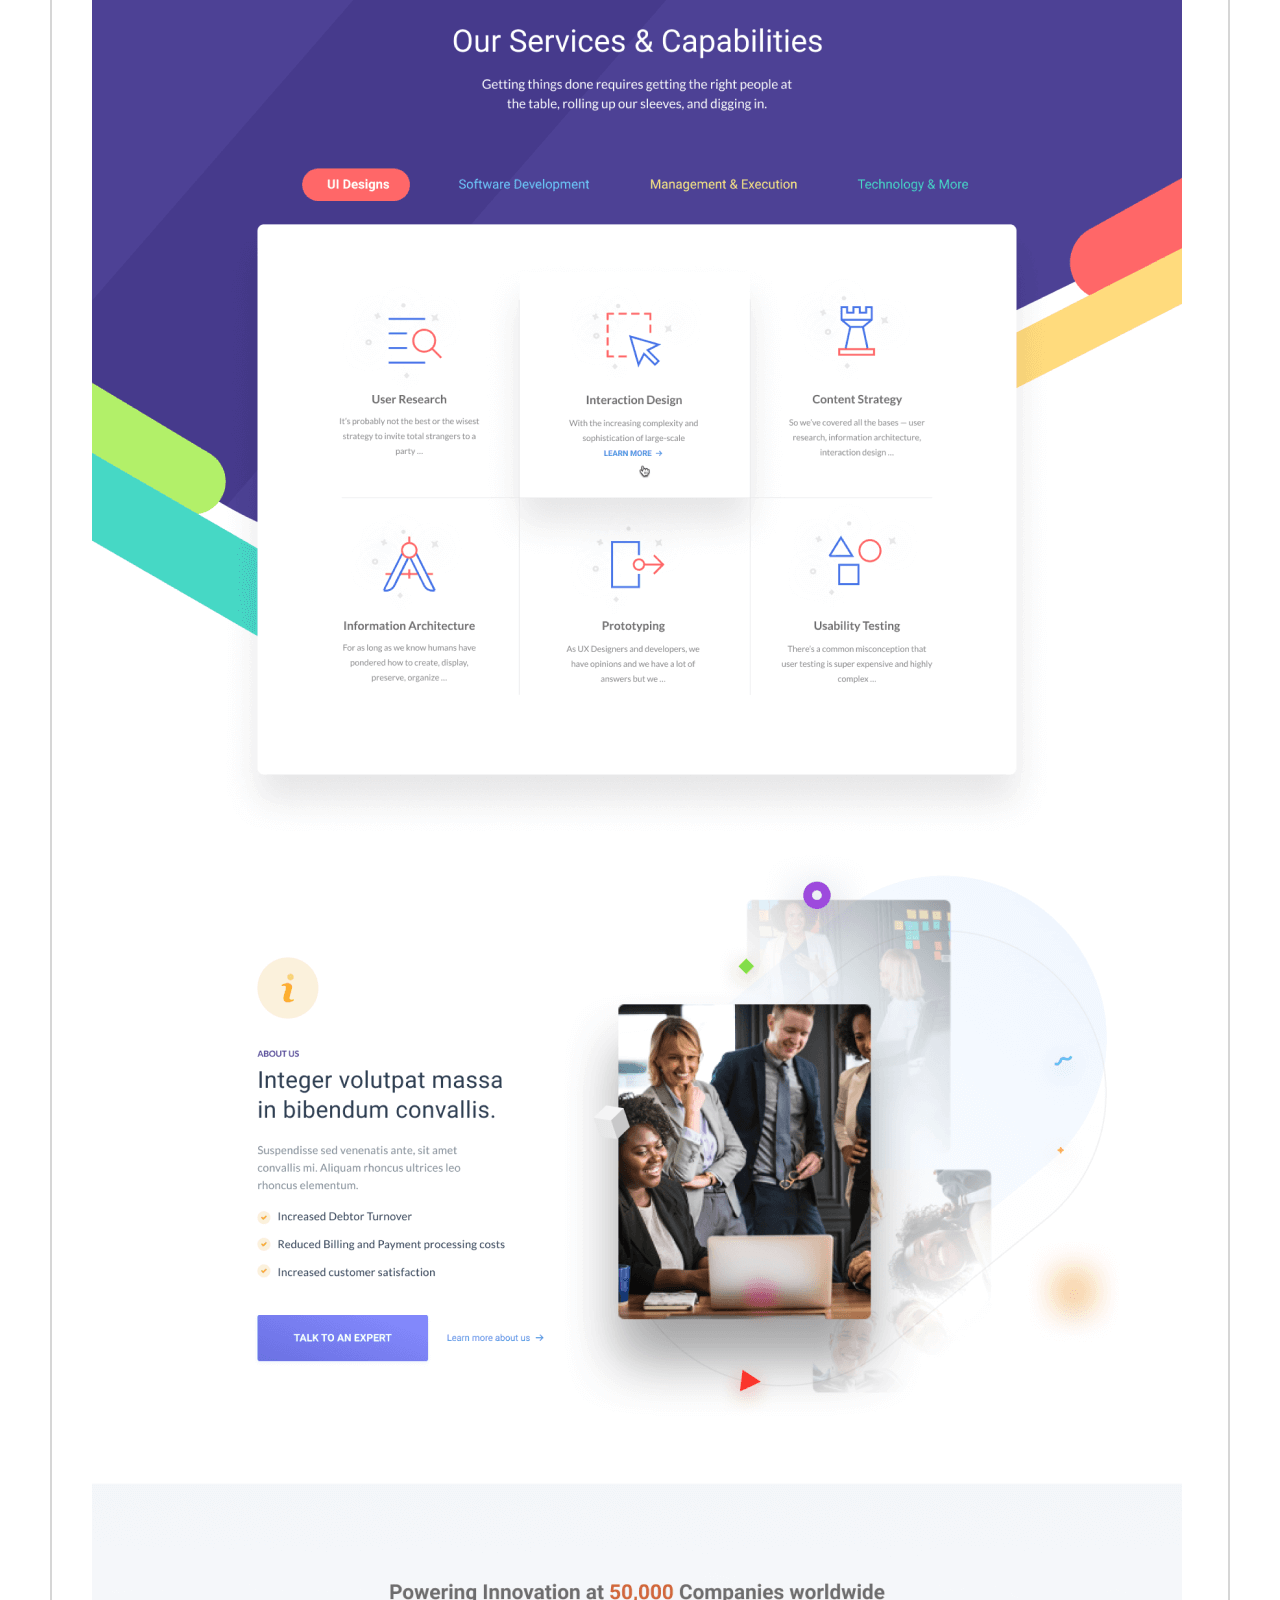
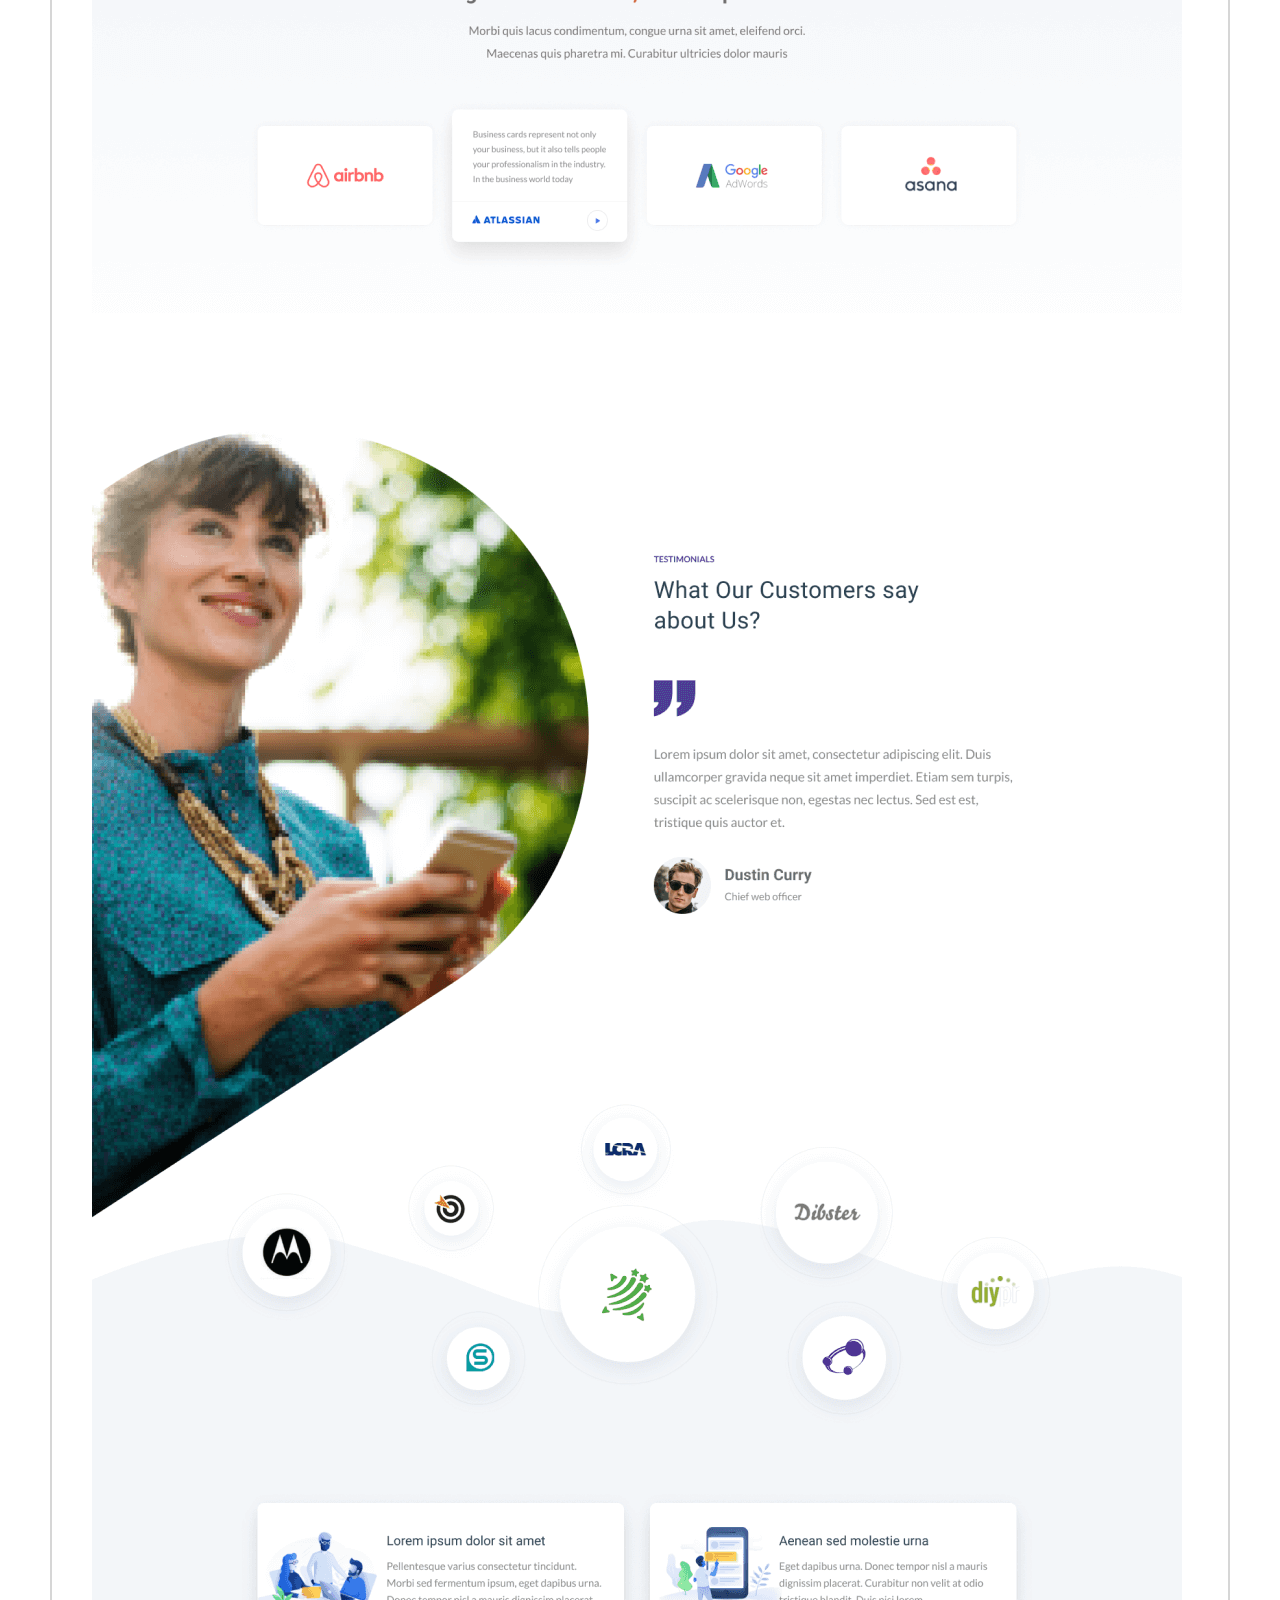
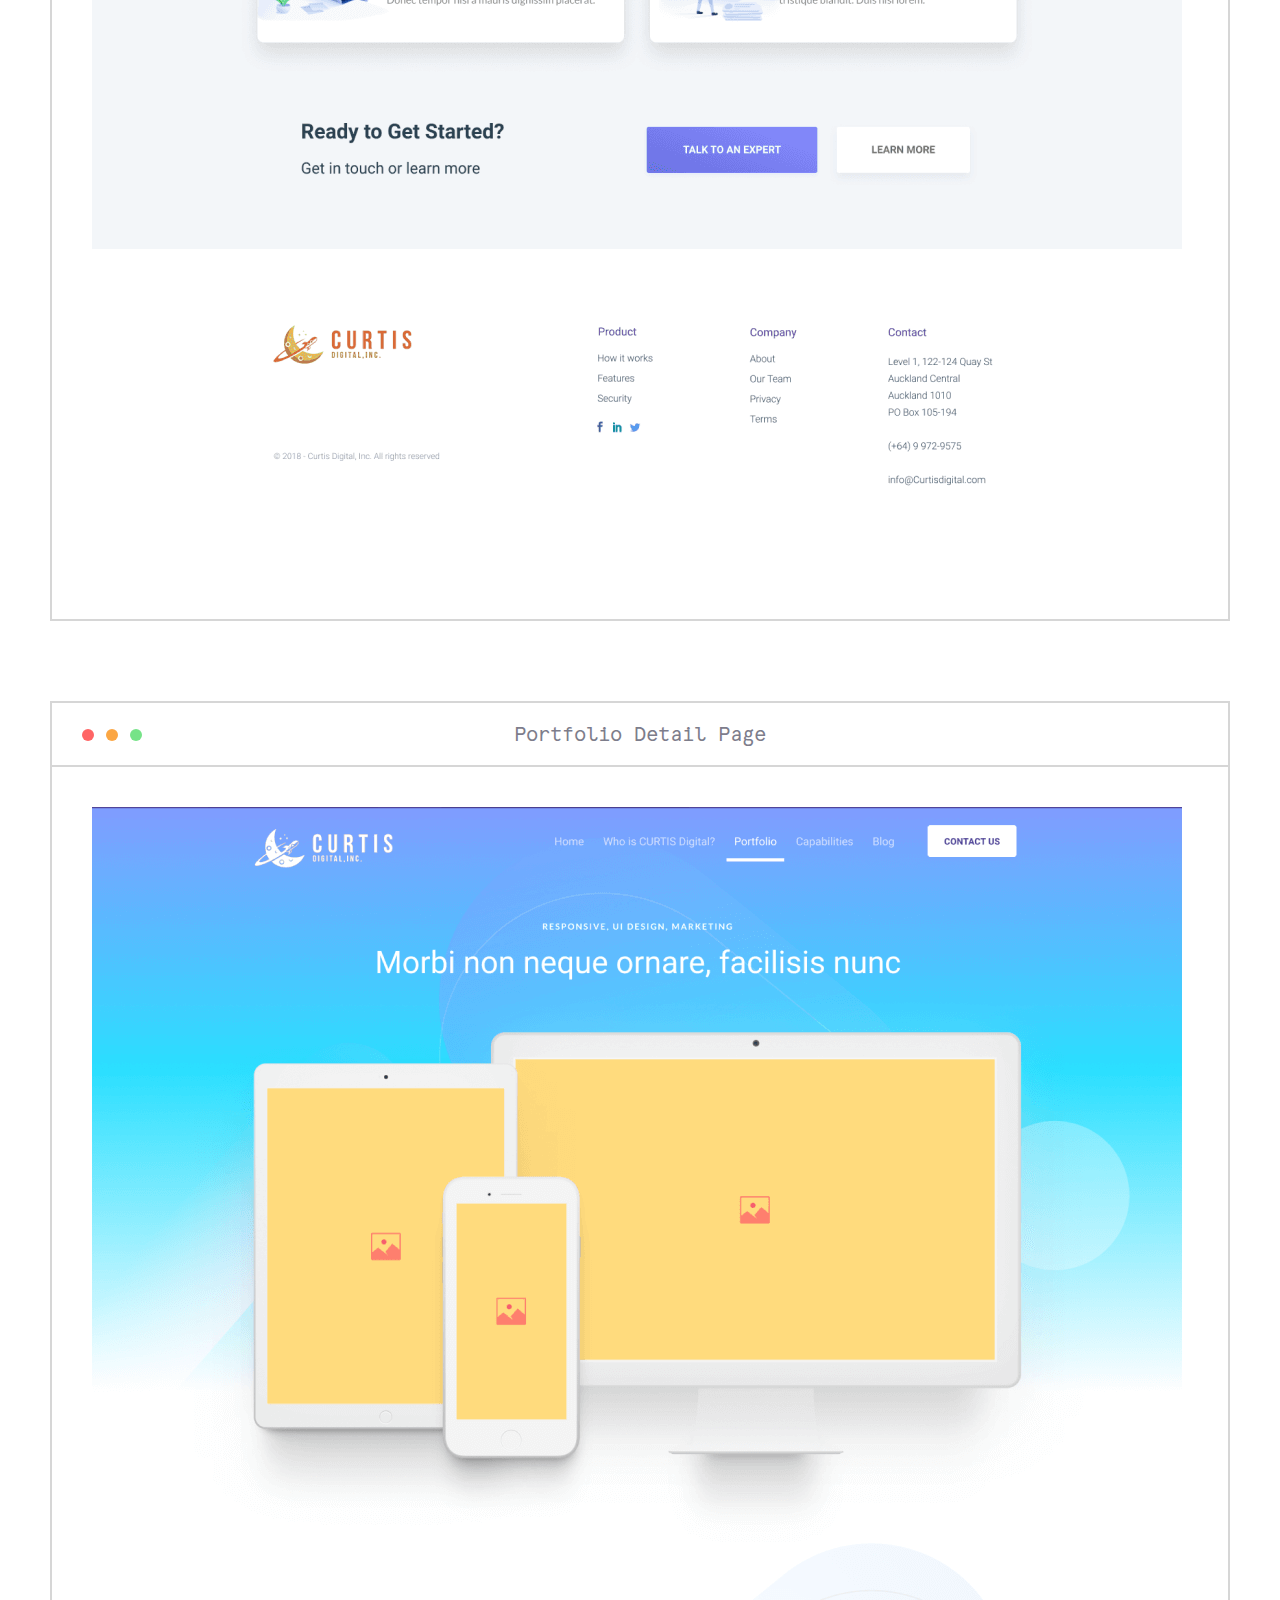
<file: curtis.html>
<!DOCTYPE html>
<html lang="en">
  <head>
    <meta charset="UTF-8" />
    <meta name="viewport" content="width=device-width, initial-scale=1.0" />
    <meta http-equiv="X-UA-Compatible" content="ie=edge" />
    <title>Eslam El-Shereef Portfolio | Curtis</title>
    <!-- Bootstrap -->
    <link rel="stylesheet" href="css/bootstrap.css" />
    <!-- animate css -->
    <link rel="stylesheet" href="css/animate.css" />
    <!-- Favicon -->
    <link rel="icon" href="imgs/favicon.ico" type="image/png" />
    <!-- Owl Carousel -->
    <link rel="stylesheet" href="css/owl.carousel.min.css" />
    <link rel="stylesheet" href="css/owl.theme.default.min.css" />
    <!-- Css -->
    <link rel="stylesheet" href="css/style.css" />
  </head>
  <body>
    <!-- Star Navbar -->
    <nav class="navbar navbar-expand-lg navbar-light navbar-about">
      <div class="container">
        <a class="navbar-brand go-back" href="index.html">
          <img src="imgs/left-arrow.svg" alt="left-arrow" />
          Go Back
        </a>
        <button
          class="the-button"
          type="button"
          data-toggle="collapse"
          data-target="#navbarSupportedContent"
          aria-controls="navbarSupportedContent"
          aria-expanded="false"
          aria-label="Toggle navigation"
        >
          <span class="the-line"></span>
          <span class="the-line"></span>
        </button>

        <div class="collapse navbar-collapse" id="navbarSupportedContent">
          <ul class="navbar-nav ml-auto">
            <li class="nav-item">
              <a class="nav-link" href="about.html">About/Contact</a>
            </li>
            <li class="nav-item">
              <a class="nav-link talk" href="mailto:biz@eslamelshereef.com?subject=Business%20Inquiry">Let's Talk!</a>
            </li>
          </ul>
        </div>
      </div>
    </nav>
    <!-- End Navbar -->

    <!-- Start case -->
    <section class="case">
      <div class="container">
        <h3>C.A.S.E</h3>
        <h1><span>Harnessing</span> the power of technology</h1>
      </div>
    </section>
    <!-- End case -->

    <!-- Start Story -->
    <section class="story">
      <div class="container">
        <div class="row">
          <div class="col-lg-6 col-md-12">
            <h3>Story:</h3>
            <p class="story-text">
              CurtisDigital on a mission to harness the power of technology and deliver beautiful, useful experiences that add to the WOW factor of client’s business and their users, their website is no different and should add the WOW factor too!
            </p>
          </div>
          <div class="col-lg-3 col-md-4">
            <h3>Client:</h3>
            <p>Curtis Digital, inc</p>
          </div>
          <div class="col-lg-3 col-md-4  mr-md-auto">
            <h3>Deliverables:</h3>
            <p>Content Generation, UX, UI, Protoyping, Wireframing</p>
          </div>
        </div>
      </div>
    </section>
    <!-- End Story -->

    <!-- Start Color Schema -->
    <section class="color-schema">
      <div class="container">
        <div class="number">
          <h2 class="number-title">01</h2>
          <p class="number-text">Color Schema</p>
        </div>
        <div class="color">
          <div class="d-flex">
            <div
              style="background-color: #FF6768"
              class="flex-md-fill text-center"
            >
              <p>#FF6<span class="d-inline-block">768</span></p>
            </div>
            <div
              style="background-color: #4D4195"
              class="flex-md-fill text-center"
            >
              <p>#4D4<span class="d-inline-block">195</span></p>
            </div>
            <div
              style="background-color: #797FF1"
              class="flex-md-fill text-center"
            >
              <p>#797<span class="d-inline-block">FF1</span></p>
            </div>
            <div
              style="background-color: #ED466D"
              class="flex-md-fill text-center"
            >
              <p>#ED4<span class="d-inline-block">66D</span></p>
            </div>
            <div
              style="background-color: #4A90E2"
              class="flex-md-fill text-center"
            >
              <p>#4A9<span class="d-inline-block">0E2</span></p>
            </div>
          </div>
        </div>
      </div>
    </section>
    <!-- End Color Schema -->

    <!-- Start Typography -->
    <section class="typography curtis">
      <div class="container">
        <div class="number">
          <h2 class="number-title">02</h2>
          <p class="number-text">Typography</p>
        </div>
        <div class="fonts">
          <div class="font float-right mright">
            <div class="upper-f">
              <div class="font-type">
                <p>Lato</p>
                <span>. Regular</span>
              </div>
              <img src="imgs/curtis/lato.svg" alt="lato" />
            </div>
            <div class="lower-f"></div>
          </div>
          <div class="font float-right">
            <div class="upper-f">
              <div class="font-type">
                <p>Roboto</p>
                <span>. Regular</span>
              </div>
              <img src="imgs/curtis/roboto.svg" alt="roboto" />
            </div>
            <div class="lower-f"></div>
          </div>
        </div>
      </div>
    </section>
    <!-- End Typography -->

    <!-- Start Grid System -->
    <section class="grid-system curtis">
      <div class="container">
        <div class="grid-system-content">
          <div class="number">
            <h2 class="number-title">03</h2>
            <p class="number-text">Grid System</p>
          </div>
          <div class="grid">
            <div class="column">
              <p>70px</p>
            </div>
            <p class="grid-text">
              30px
            </p>
            <div class="column d-none d-lg-block">
              <p>70px</p>
            </div>
            <p class="grid-text d-none d-lg-block">
              30px
            </p>
            <div class="column d-none d-lg-block">
              <p>70px</p>
            </div>
            <p class="grid-text d-none d-lg-block">
              30px
            </p>
            <div class="column d-none d-lg-block">
              <p>70px</p>
            </div>
            <p class="grid-text d-none d-lg-block">
              30px
            </p>
            <div class="column d-none d-lg-block">
              <p>70px</p>
            </div>
            <p class="grid-text d-none d-lg-block">
              30px
            </p>
            <div class="column d-none d-lg-block">
              <p>70px</p>
            </div>
            <p class="grid-text d-none d-lg-block">
              30px
            </p>
            <div class="column d-none d-lg-block">
              <p>70px</p>
            </div>
            <p class="grid-text d-none d-lg-block">
              30px
            </p>
            <div class="column d-none d-lg-block">
              <p>70px</p>
            </div>
            <p class="grid-text d-none d-lg-block">
              30px
            </p>
            <div class="column d-none d-lg-block">
              <p>70px</p>
            </div>
            <p class="grid-text d-none d-lg-block">
              30px
            </p>
            <div class="column d-none d-lg-block">
              <p>70px</p>
            </div>
            <p class="grid-text d-none d-lg-block">
              30px
            </p>
            <div class="column d-none d-lg-block">
              <p>70px</p>
            </div>
            <p class="grid-text d-none d-lg-block">
              30px
            </p>
            <div class="column">
              <p>70px</p>
            </div>
          </div>
          <div class="column-info">
            <p>12 Cols</p>
          </div>
        </div>
      </div>
    </section>
    <!-- End Grid System -->

    <!-- Start Iconography -->
    <section class="iconography curtis">
      <div class="container">
        <div class="number">
          <h2 class="number-title">04</h2>
          <p class="number-text">Iconography</p>
        </div>
        <div class="icons">
          <table>
            <tr>
              <td><img src="imgs/curtis/tactic.svg" alt="tactic" /></td>
              <td><img src="imgs/curtis/gold.svg" alt="gold" /></td>
              <td class="d-none d-md-table-cell"><img src="imgs/curtis/Shape.svg" alt="Shape" /></td>
              <td class="d-none d-md-table-cell"><img src="imgs/curtis/chart-bar-33.svg" alt="chart-bar" /></td>
              <td class="d-none d-lg-table-cell"><img src="imgs/curtis/privacy-policy.svg" alt="privacy-policy" /></td>
              <td class="d-none d-lg-table-cell"><img src="imgs/curtis/calendar-grid-58.svg" alt="calendar" /></td>
            </tr>
            <tr>
              <td class="d-lg-none d-table-cell d-sm-none"><img src="imgs/curtis/privacy-policy.svg" alt="privacy-policy" /></td>
              <td class="d-lg-none d-table-cell d-sm-none"><img src="imgs/curtis/calendar-grid-58.svg" alt="calendar" /></td>
              <td class="d-none d-md-table-cell"><img src="imgs/curtis/selection.svg" alt="selection" /></td>
              <td class="d-none d-md-table-cell"><img src="imgs/curtis/window-dev.svg" alt="window" /></td>
              <td class="d-none d-lg-table-cell"><img src="imgs/curtis/responsive.svg" alt="responsive" /></td>
              <td class="d-none d-lg-table-cell"><img src="imgs/curtis/chart-2.svg" alt="chart-2" /></td>
              <td class="d-none d-lg-table-cell"><img src="imgs/curtis/stair-climber.svg" alt="stair-climber" /></td>
              <td class="d-none d-lg-table-cell"><img src="imgs/curtis/plant-ground.svg" alt="plant" /></td>
              <!-- Mobile -->
              <td class="d-sm-table-cell d-md-none"><img src="imgs/curtis/Shape.svg" alt="Shape" /></td>
              <td class="d-sm-table-cell d-md-none"><img src="imgs/curtis/chart-bar-33.svg" alt="chart-bar" /></td>
              <!-- Mobile -->
            </tr>
            <tr>
              <td class="d-lg-none d-table-cell d-sm-none"><img src="imgs/curtis/responsive.svg" alt="responsive" /></td>
              <td class="d-lg-none d-table-cell d-sm-none"><img src="imgs/curtis/chart-2.svg" alt="chart-2" /></td>
              <td class="d-lg-none d-table-cell d-sm-none"><img src="imgs/curtis/stair-climber.svg" alt="stair-climber" /></td>
              <td class="d-lg-none d-table-cell d-sm-none"><img src="imgs/curtis/plant-ground.svg" alt="plant" /></td>
              <!-- Mobile -->
              <td class="d-sm-table-cell d-md-none"><img src="imgs/curtis/privacy-policy.svg" alt="privacy-policy" /></td>
              <td class="d-sm-table-cell d-md-none"><img src="imgs/curtis/calendar-grid-58.svg" alt="calendar" /></td>
              <!-- Mobile -->
            </tr>
            <tr>
              <!-- Mobile -->
              <td class="d-sm-table-cell d-md-none"><img src="imgs/curtis/selection.svg" alt="selection" /></td>
              <td class="d-sm-table-cell d-md-none"><img src="imgs/curtis/window-dev.svg" alt="window" /></td>
              <!-- Mobile -->
            </tr>
            <tr>
              <!-- Mobile -->
              <td class="d-sm-table-cell d-md-none"><img src="imgs/curtis/responsive.svg" alt="responsive" /></td>
              <td class="d-sm-table-cell d-md-none"><img src="imgs/curtis/chart-2.svg" alt="chart-2" /></td>
              <!-- Mobile -->
            </tr>
            <tr>
              <!-- Mobile -->
              <td class="d-sm-table-cell d-md-none"><img src="imgs/curtis/stair-climber.svg" alt="stair-climber" /></td>
              <td class="d-sm-table-cell d-md-none"><img src="imgs/curtis/plant-ground.svg" alt="plant" /></td>
              <!-- Mobile -->
            </tr>
          </table>
        </div>
      </div>
    </section>
    <!-- End Iconography -->

    <!-- Start Desktop Design -->
    <section class="desktop-design">
      <div class="container">
        <div class="number">
          <h2 class="number-title">05</h2>
          <p class="number-text">Desktop Designs</p>
        </div>
        <div class="browsers">
          <div class="browser">
            <div class="browser-head">
              Homepage
              <div class="browser-icons">
                <span style="background-color: #FF6565"></span>
                <span style="background-color: #FBA643"></span>
                <span style="background-color: #76E388"></span>
              </div>
            </div>
            <div class="browser-body">
              <div class="home-1 text-center">
                <img src="imgs/curtis/CurtisHome1.png" alt="" />
              </div>
              <div class="home-2 text-center">
                <img src="imgs/curtis/CurtisHome2.png" alt="" />
              </div>
              <div class="home-3 text-center">
                <img src="imgs/curtis/CurtisHome3.png" alt="" />
              </div>
            </div>
          </div>
          <div class="browser">
            <div class="browser-head">
             Services Page
              <div class="browser-icons">
                <span style="background-color: #FF6565"></span>
                <span style="background-color: #FBA643"></span>
                <span style="background-color: #76E388"></span>
              </div>
            </div>
            <div class="browser-body">
              <div class="home-1 text-center">
                <img src="imgs/curtis/ServicesHome1.png" alt="" />
              </div>
              <div class="home-2 text-center">
                <img src="imgs/curtis/ServicesHome2.png" alt="" />
              </div>
            </div>
          </div>
          <div class="browser">
            <div class="browser-head">
              Portfolio Detail Page
              <div class="browser-icons">
                <span style="background-color: #FF6565"></span>
                <span style="background-color: #FBA643"></span>
                <span style="background-color: #76E388"></span>
              </div>
            </div>
            <div class="browser-body">
              <div class="home-1 text-center">
                <img src="imgs/curtis/PortfolioPage1.png" alt="" />
              </div>
              <div class="home-2 text-center">
                <img src="imgs/curtis/PortfolioPage2.png" alt="" />
              </div>
              <div class="home-3 text-center">
                <img src="imgs/curtis/PortfolioPage3.png" alt="" />
              </div>
            </div>
          </div>
          <div class="browser">
            <div class="browser-head">
              Blog Post Page
              <div class="browser-icons">
                <span style="background-color: #FF6565"></span>
                <span style="background-color: #FBA643"></span>
                <span style="background-color: #76E388"></span>
              </div>
            </div>
            <div class="browser-body">
              <div class="home-1 text-center">
                <img src="imgs/curtis/BlogPost1.png" alt="" />
              </div>
              <div class="home-2 text-center">
                <img src="imgs/curtis/BlogPost2.png" alt="" />
              </div>
            </div>
          </div>
        </div>
      </div>
    </section>
    <!-- End Desktop Design -->

    <!-- Start Mobile Design -->
    <section class="mobile-design">
      <div class="container">
        <div class="number">
          <h2 class="number-title">06</h2>
          <p class="number-text">Mobile Designs</p>
        </div>
        <div class="designs">
          <div class="d-flex justify-content-around">
            <div class="mobile-frame">
              <img src="imgs/Mobile-Frame.svg" alt="">
              <div class="image">
                <img src="imgs/curtis/HomepageMobile1.png" alt="">
              </div>
            </div>
            <div class="mobile-frame d-none d-md-block d-sm-block">
              <img src="imgs/Mobile-Frame.svg" alt="">
              <div class="image">
                <img src="imgs/curtis/HomepageMobile2.png" alt="">
              </div>
            </div>
          </div>
          <div class="d-flex justify-content-around">
            <div class="mobile-frame">
              <img src="imgs/Mobile-Frame.svg" alt="">
              <div class="image">
                <img src="imgs/curtis/HomepageMobile3.png" alt="">
              </div>
            </div>
            <div class="mobile-frame d-none d-md-block d-sm-block">
              <img src="imgs/Mobile-Frame.svg" alt="">
              <div class="image">
                <img src="imgs/curtis/HomepageMobile4.png" alt="">
              </div>
            </div>
          </div>
        </div>
      </div>
    </section>
    <!-- End Mobile Design -->

    <!-- Start Thanks -->
    <section class="thanks text-center">
      <div class="container">
        <img src="imgs/Logo-Symbol.svg" alt="">
        <h2><span>Thanks</span><br>For Watching</h2>
      </div>
    </section>
    <!-- End Thanks -->

    <!-- Start Work Together -->
    <section id="work-together">
      <div class="container">
        <div class="row">
          <div class="col-lg-5 offset-lg-2 col-md-6">
            <p>Have a project?</p>
            <h3>Let’s Work Together</h3>
          </div>
          <div class="col-lg-5 offset-lg-0 col-md-5 offset-md-1">
            <a
              href="mailto:biz@eslamelshereef.com?subject=Business%20Inquiry"
              class="btn talk"
              >Let's Talk!</a
            >
          </div>
        </div>
      </div>
    </section>
    <!-- End Work Together -->

    <!-- Start latest Projects -->
    <div id="latest-projects" class="text-center">
      <div class="container">
        <h2>More Projects…</h2>
        <div class="owl-carousel owl-theme boxes" id="owl-slider">
          <a href="mlvk.html" class="box">
            <div class="wow fadeInUp" data-wow-duration="2s">
              <img src="imgs/MLVK-small.png" class="img-fluid" alt="MLVK" />
            </div>
          </a>
          <a href="instadiet.html" class="box">
            <div class="wow fadeInUp" data-wow-duration="2s" data-wow-delay="0.4s">
              <img
                src="imgs/Instadiet-small.png"
                class="img-fluid"
                alt="Instadiet"
              />
            </div>
          </a>
          <a href="okanagan.html" class="box">
            <div class="wow fadeInUp" data-wow-duration="2s" data-wow-delay="0.8s">
              <img
                src="imgs/Okanagan-small.png"
                class="img-fluid"
                alt="Okanagan"
              />
            </div>
          </a>
          <a href="fansaved.html" class="box">
            <div class="wow fadeInUp" data-wow-duration="2s">
              <img
                src="imgs/Fansaved-small.png"
                class="img-fluid"
                alt="Fansaved"
              />
            </div>
          </a>
        </div>
      </div>
    </div>
    <!-- End latest Projects -->

    <!-- Start Footer -->
    <footer id="main-footer" class="text-center">
      <div class="social-icons">
        <a href="https://dribbble.com/eslam-elshereef" target="_blank"
          >Dribbble</a
        >
        <a href="https://www.behance.net/eslamelshereef" target="_blank"
          >Behance</a
        >
        <a href="https://www.instagram.com/eslamwebby/" target="_blank"
          >Instagram</a
        >
      </div>
      <p>&copy; 2019 - Eslam ElShereef</p>
    </footer>
    <!-- End Footer -->

    <!-- Start Scroll-to-top -->
    <div class="scroll-to-top text-center">
      <svg
        width="17"
        height="22"
        viewBox="0 0 17 22"
        fill="none"
        xmlns="http://www.w3.org/2000/svg"
      >
        <path d="M8.5 21.5V1.5" stroke="white" />
        <path
          d="M1.5 8.5L8.5 1.5L15.5 8.5"
          stroke="white"
          stroke-linecap="square"
        />
      </svg>
    </div>
    <!-- End Scroll-to-top -->

    <!-- jquery.js -->
    <script src="js/jquery-3.4.1.min.js"></script>
    <!-- popper.js -->
    <script src="js/popper.min.js"></script>
    <!-- Bootstrap -->
    <script src="js/bootstrap.min.js"></script>
    <!-- Owl Carousel -->
    <script src="js/owl.carousel.min.js"></script>
    <script src="js/wow.min.js"></script>
    <script>
      new WOW().init();
    </script>
    <!-- my javascript file -->
    <script src="js/main.js"></script>
  </body>
</html>
</file>
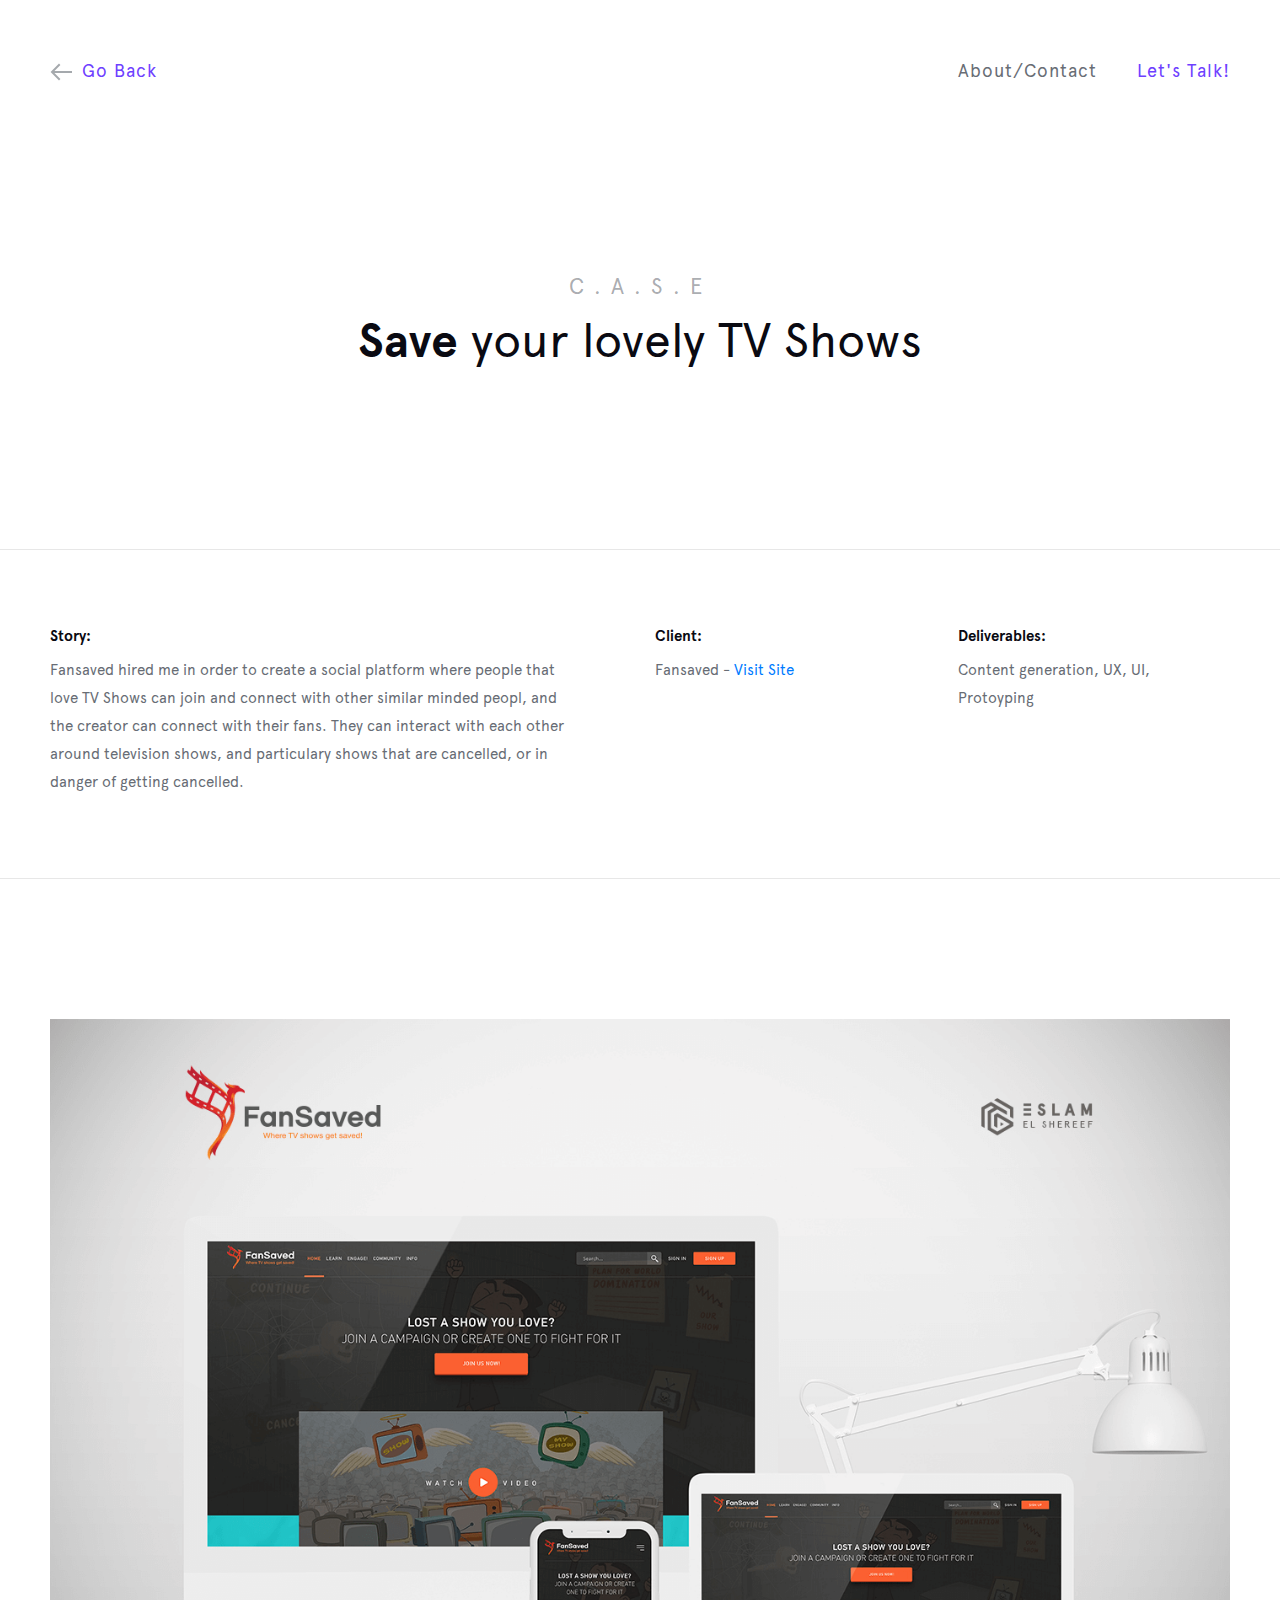
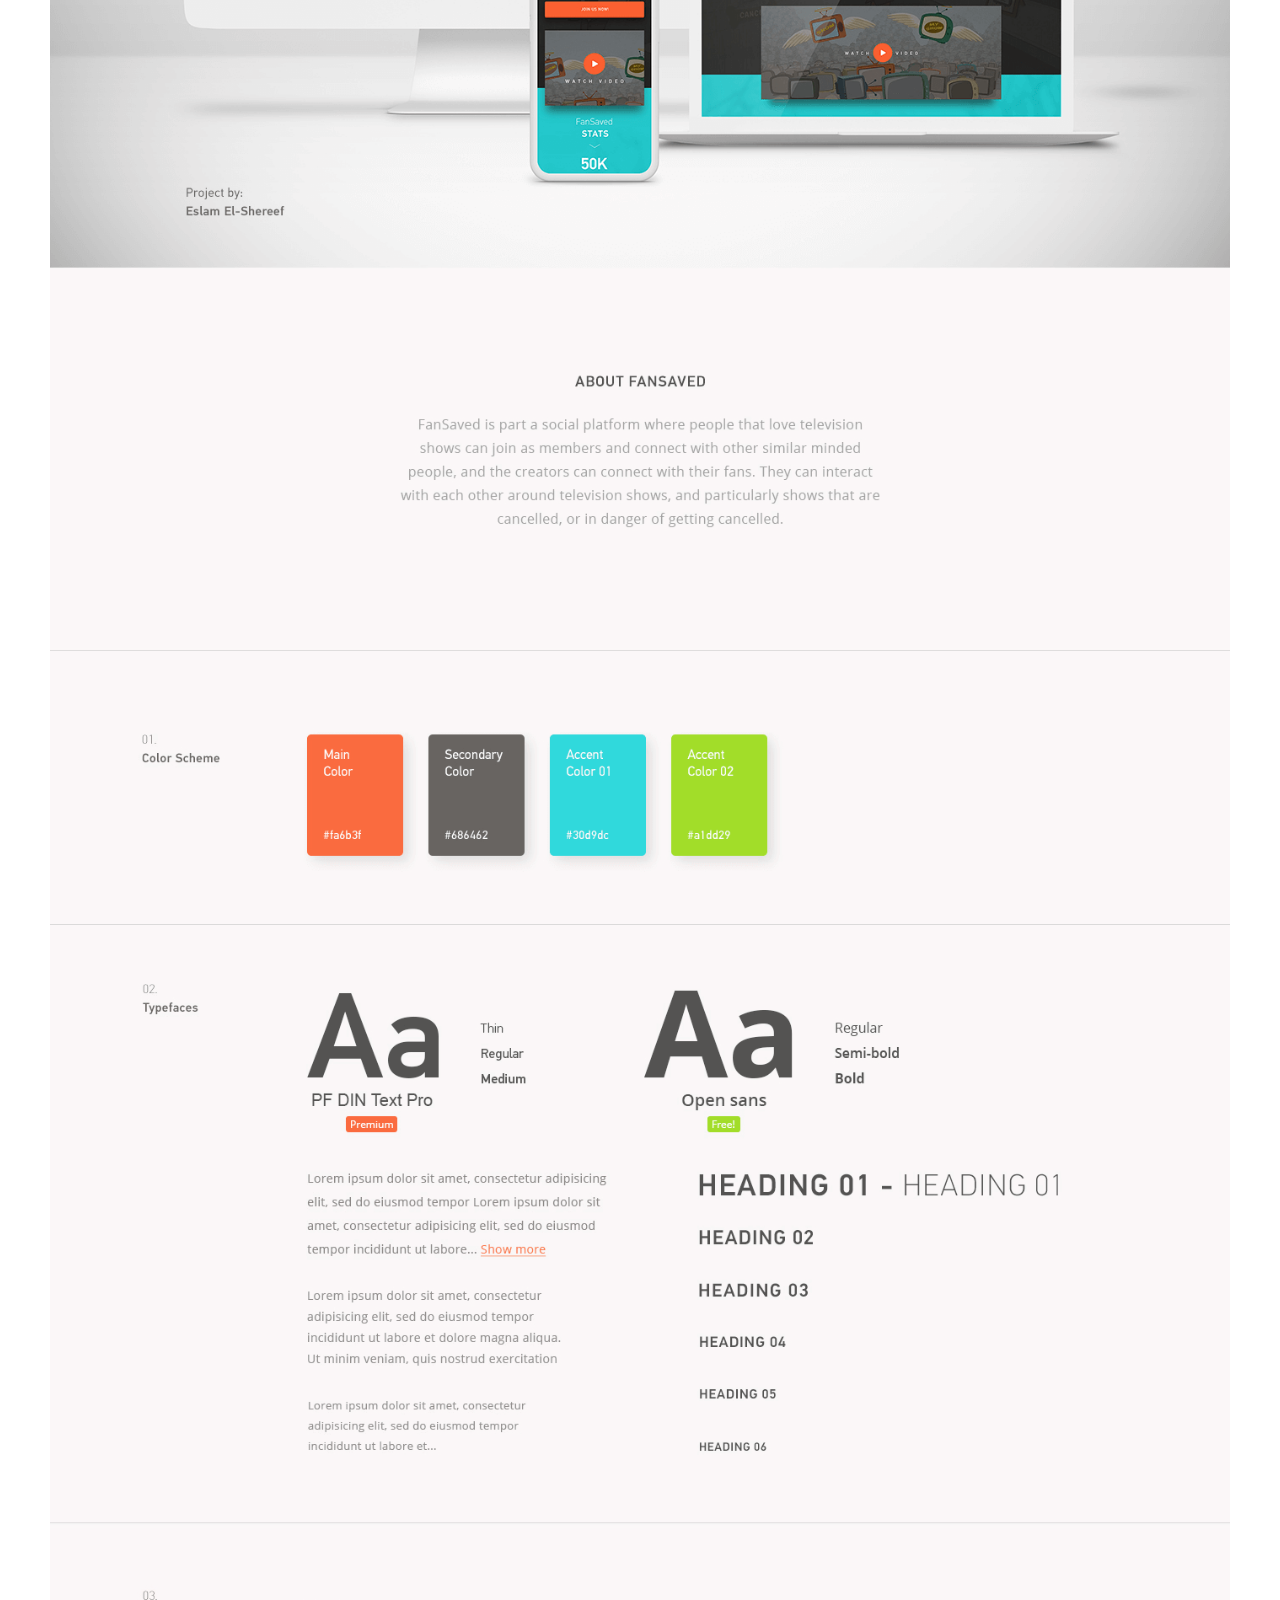
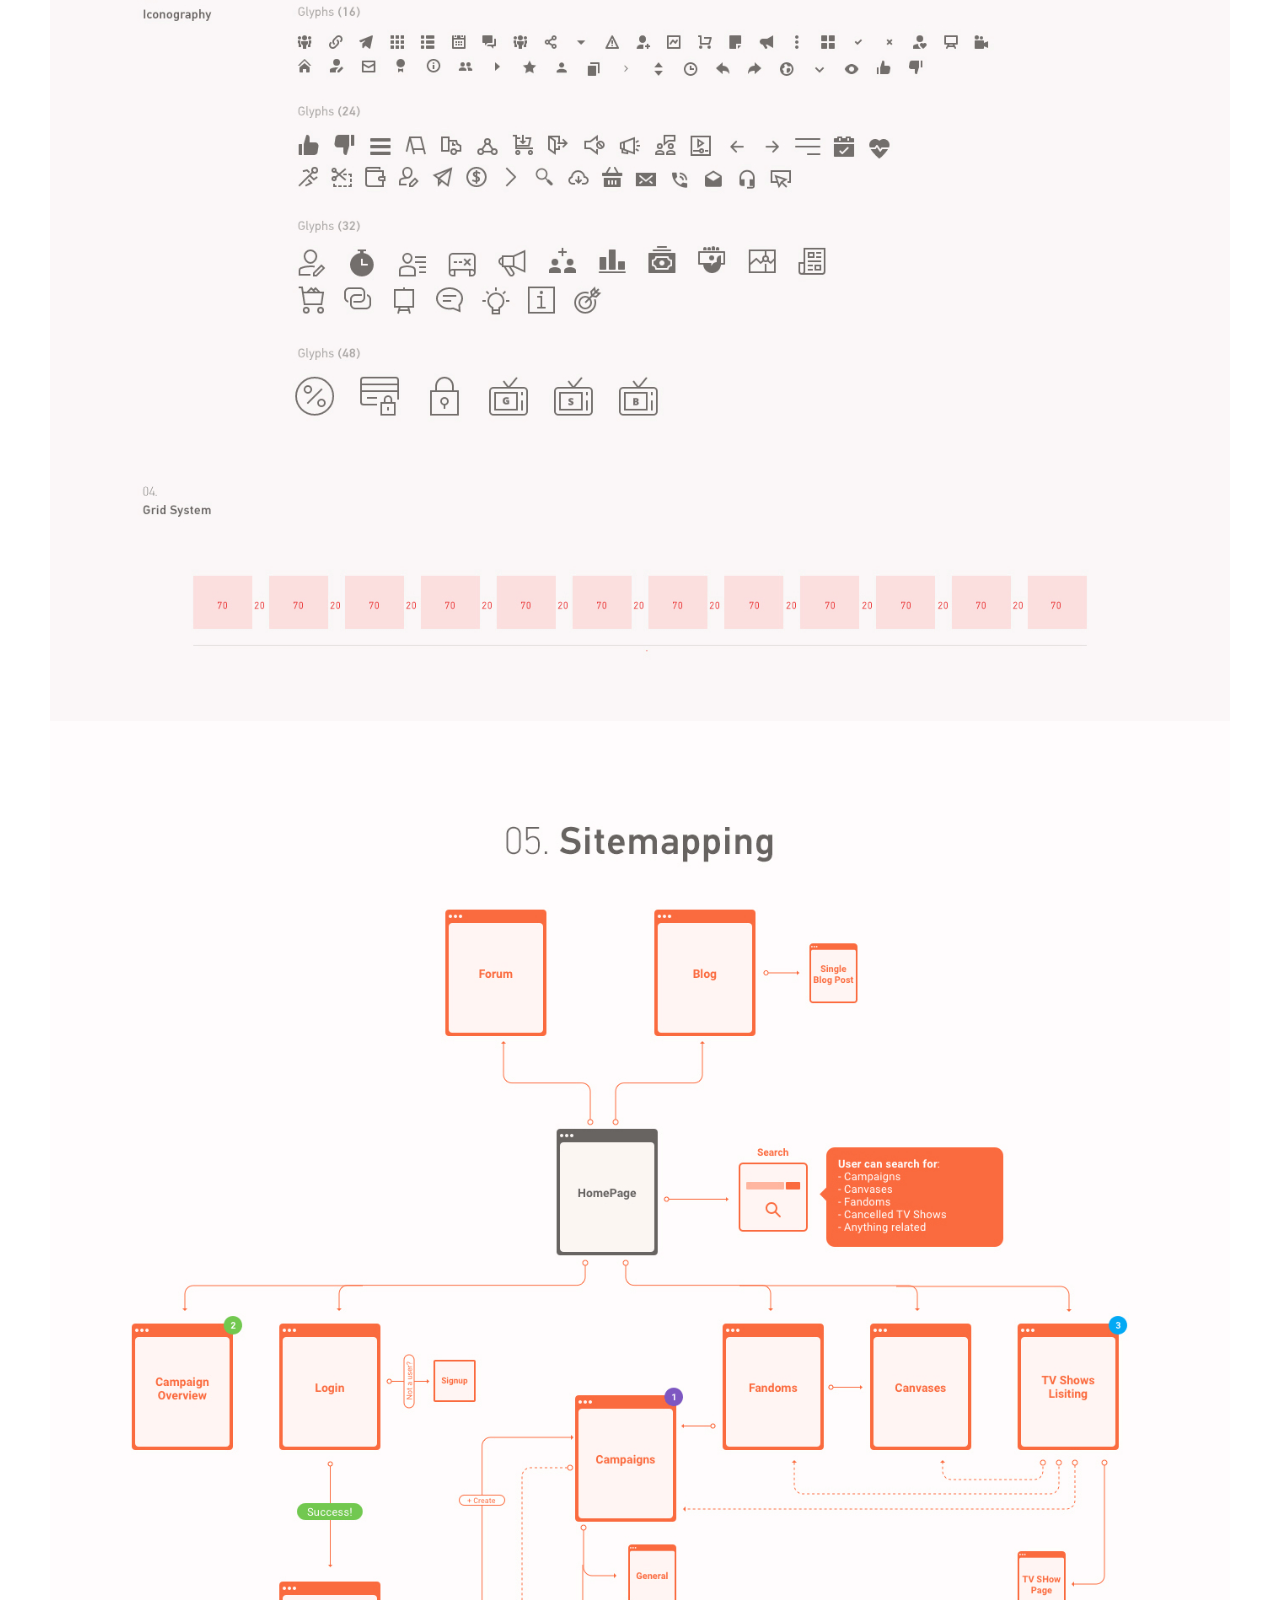
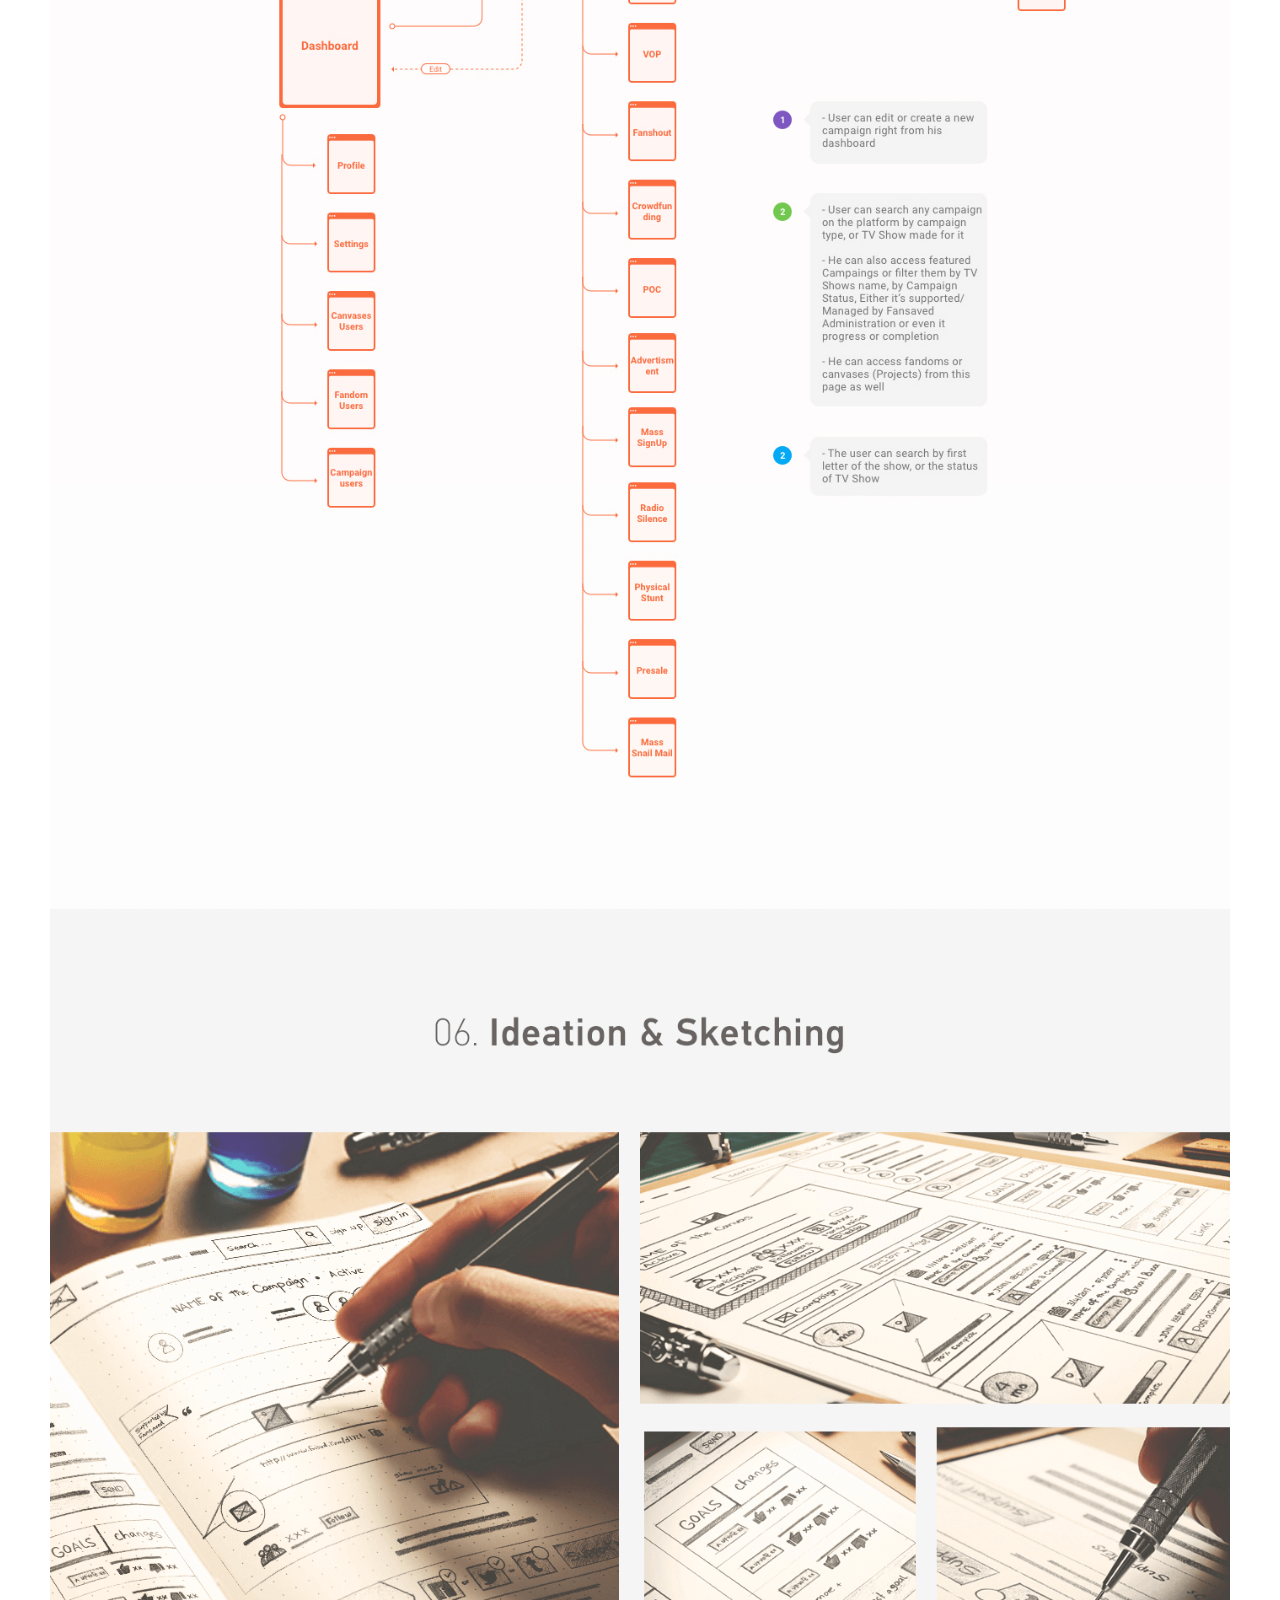
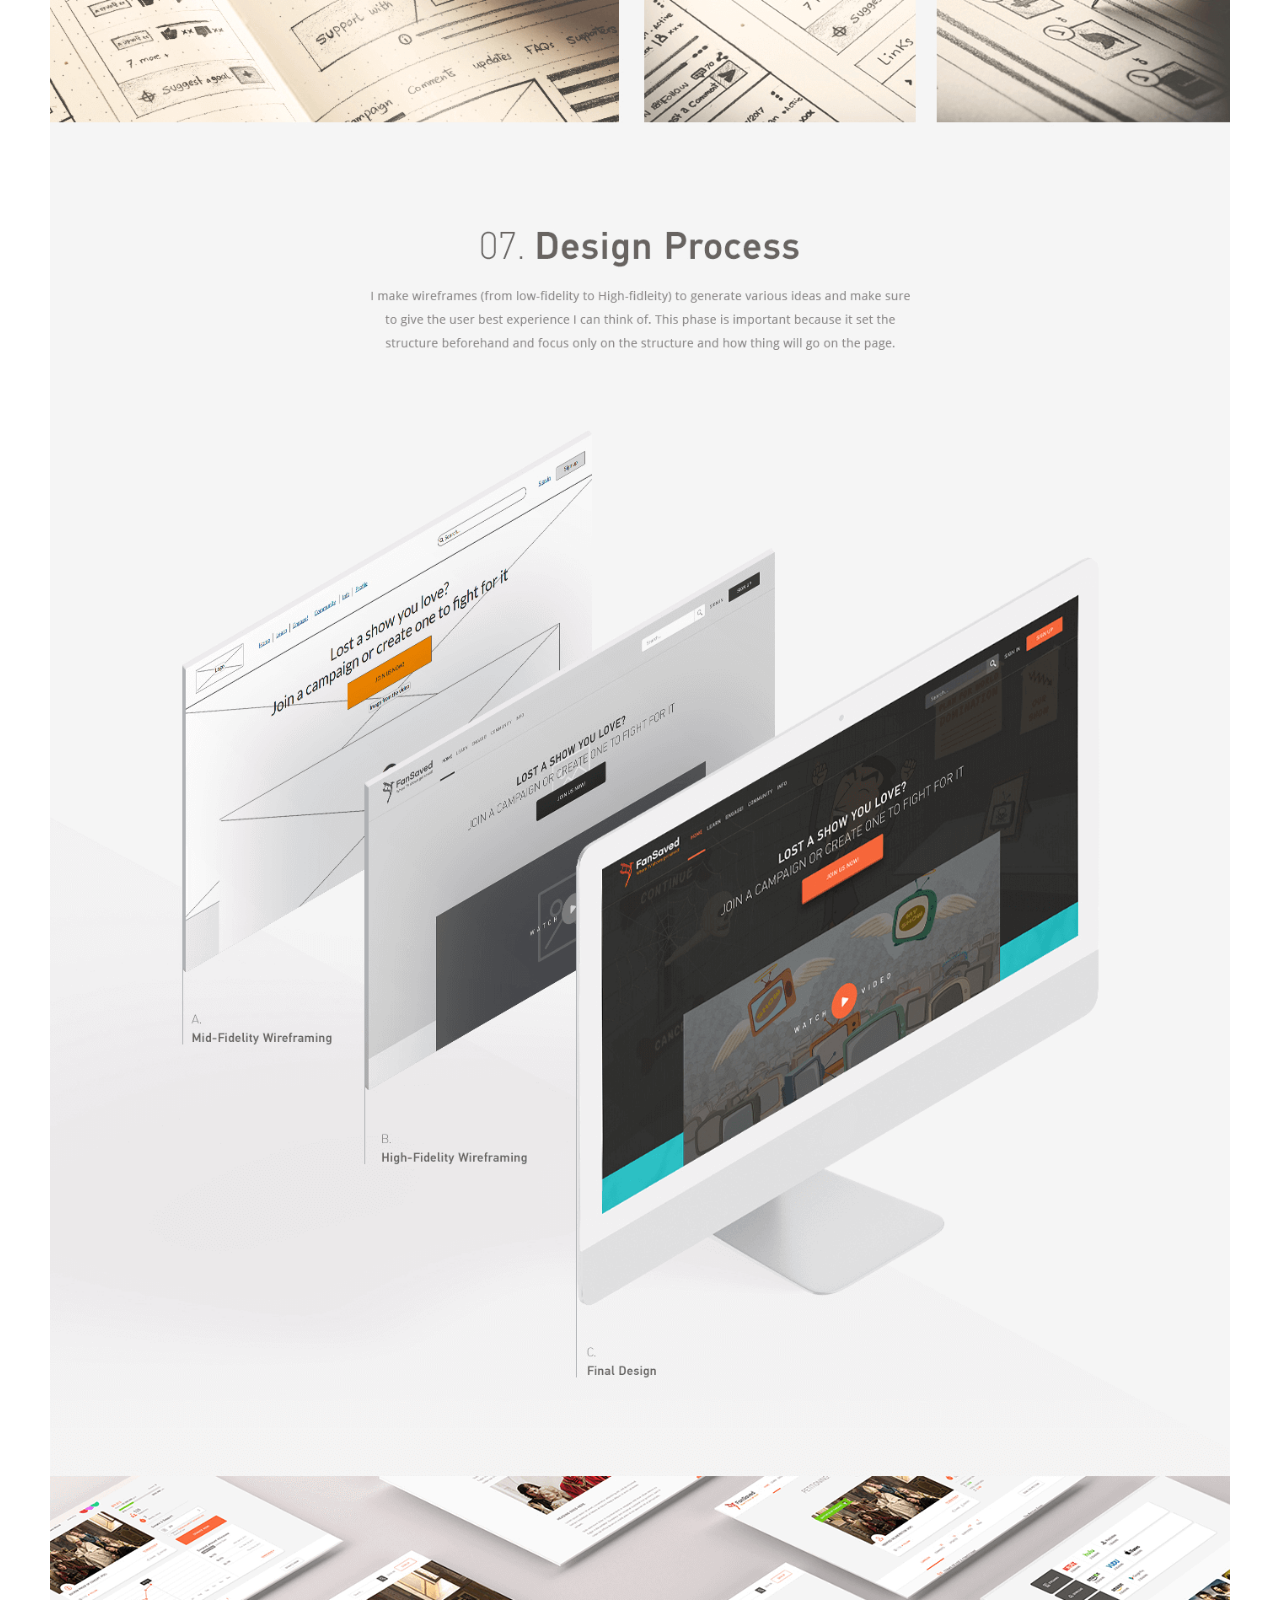
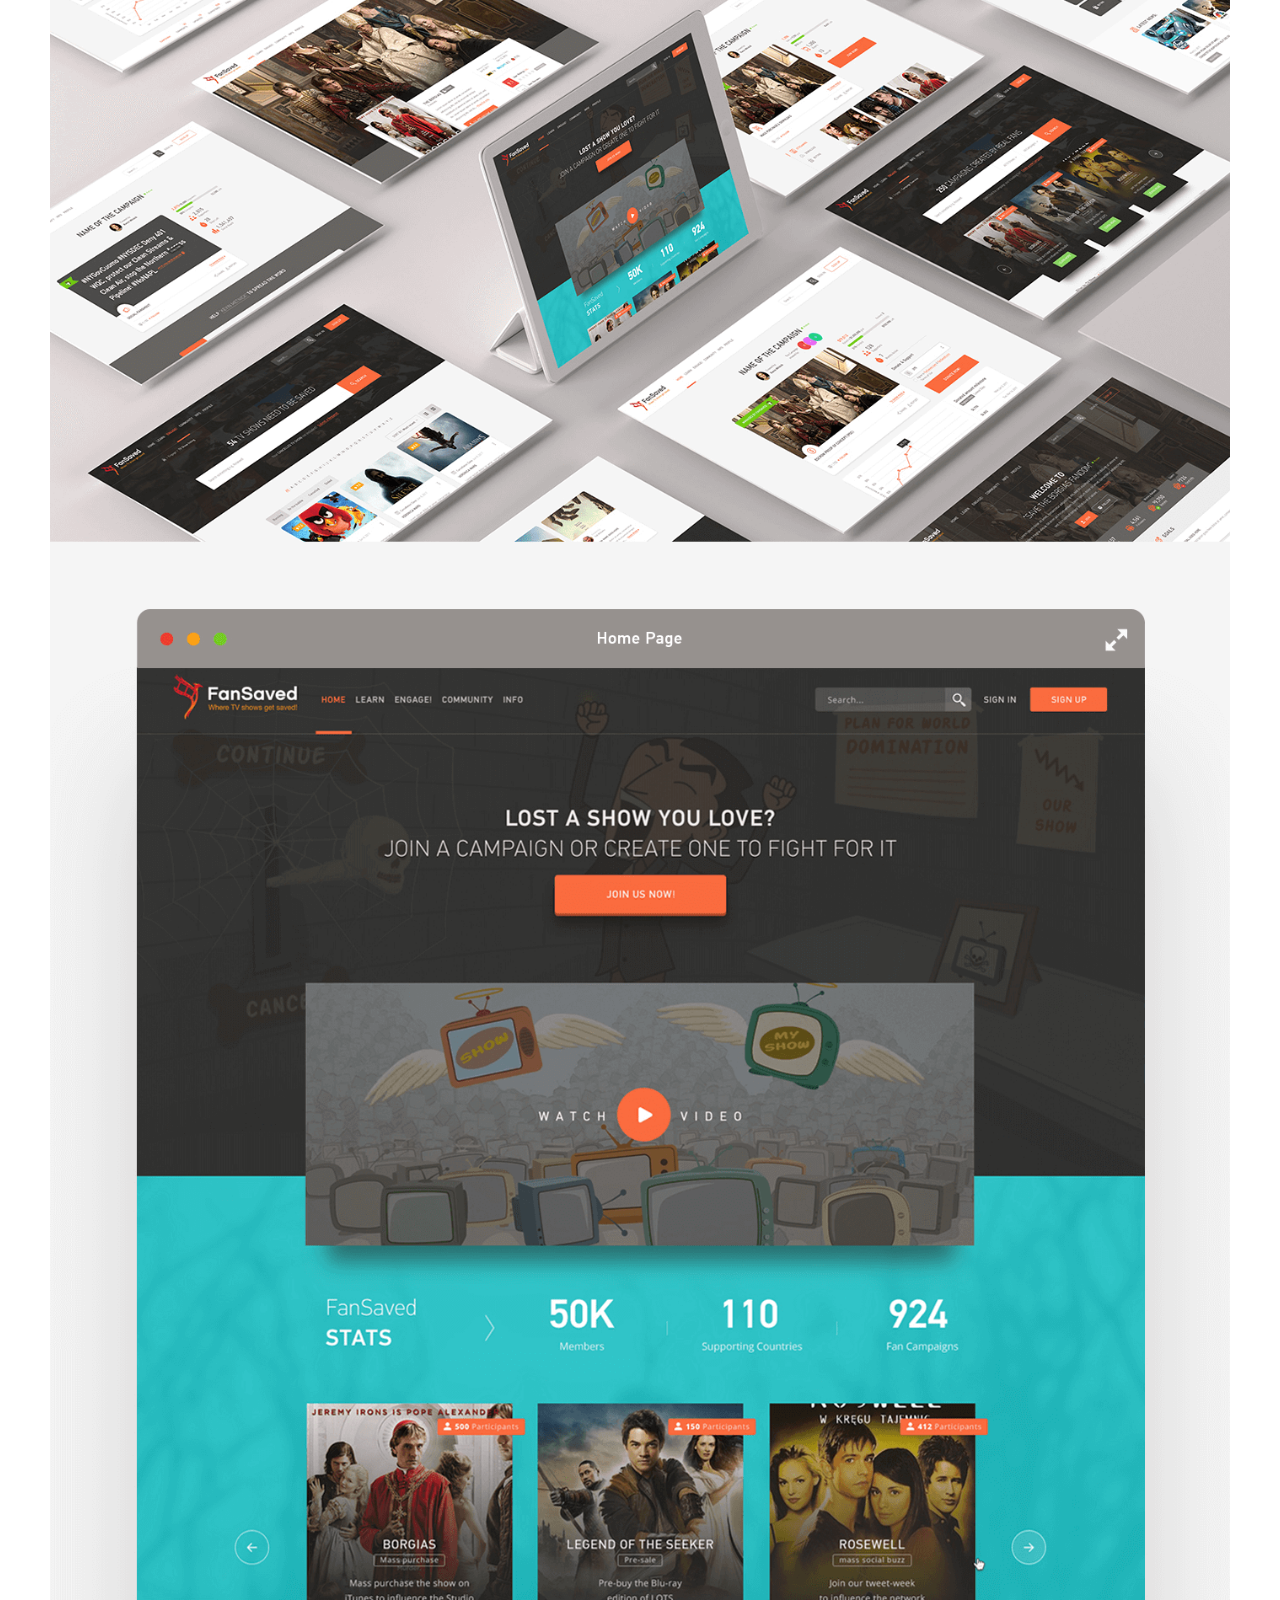
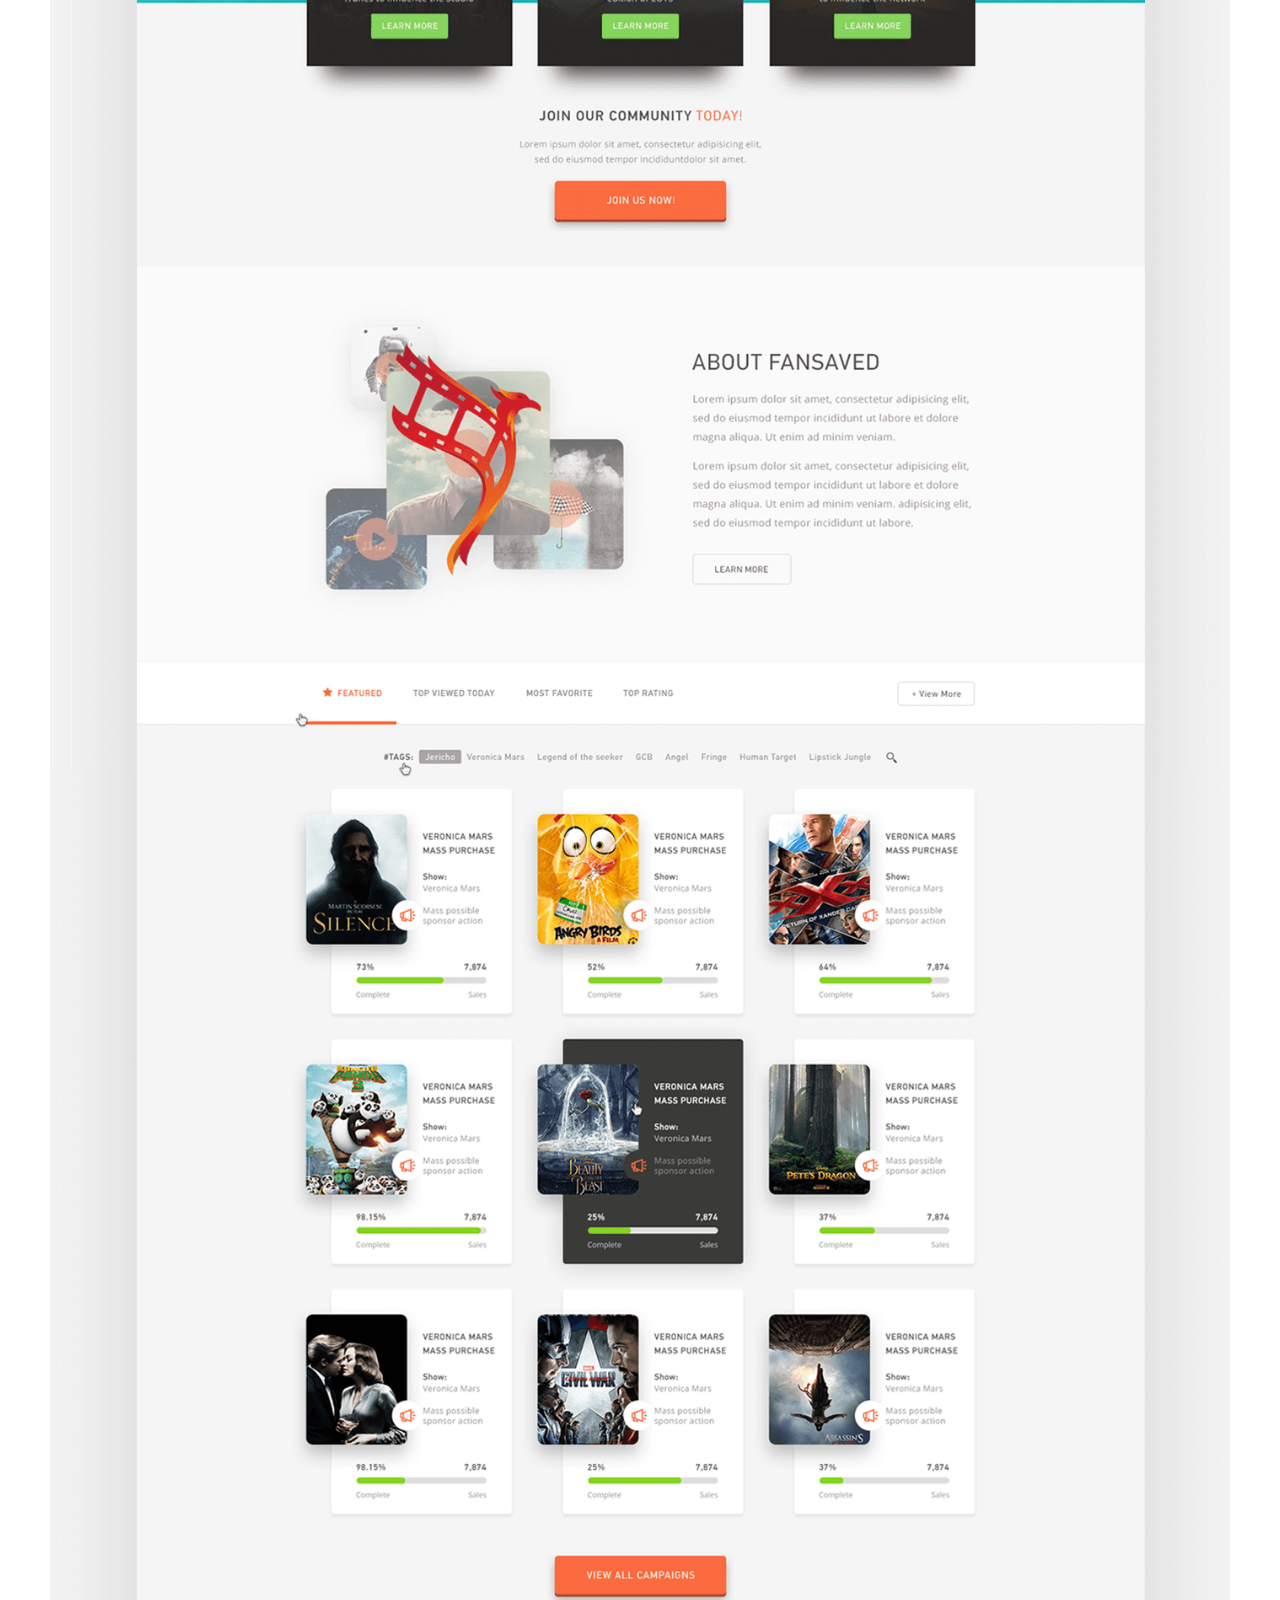
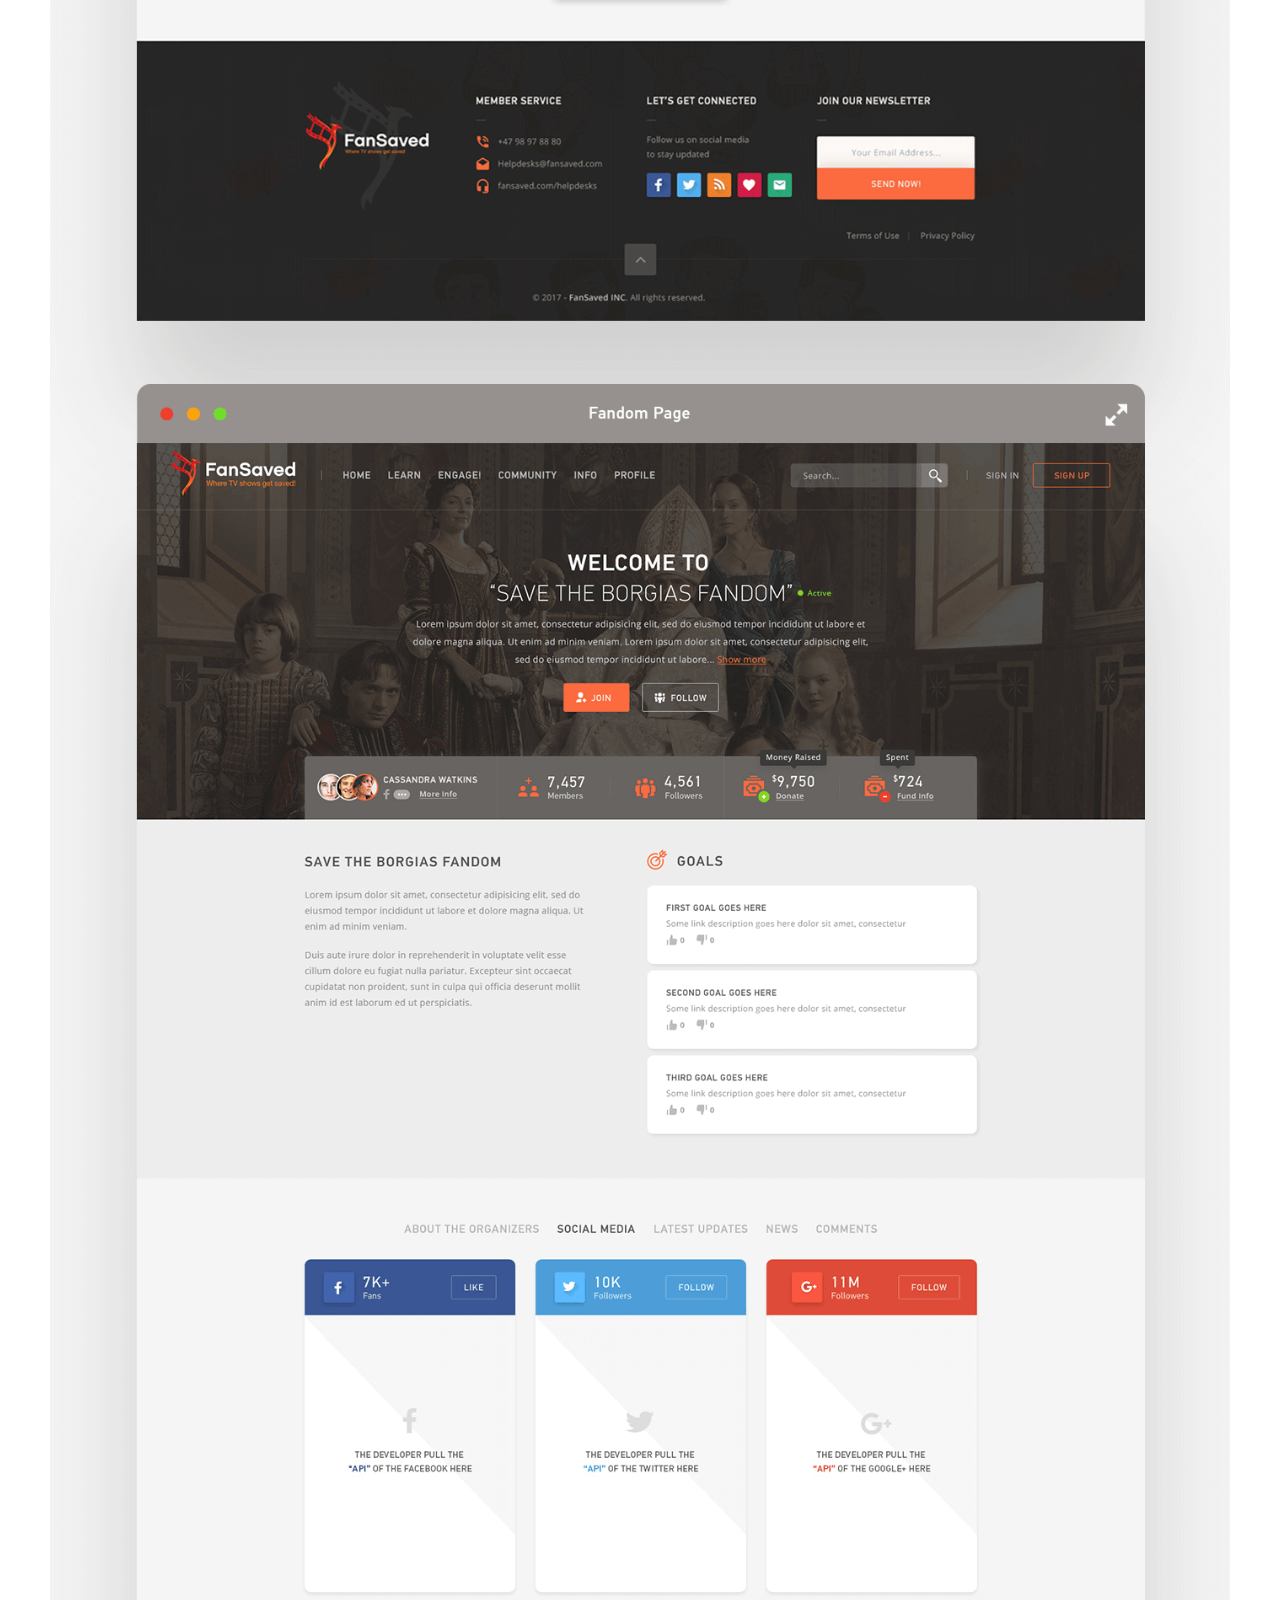
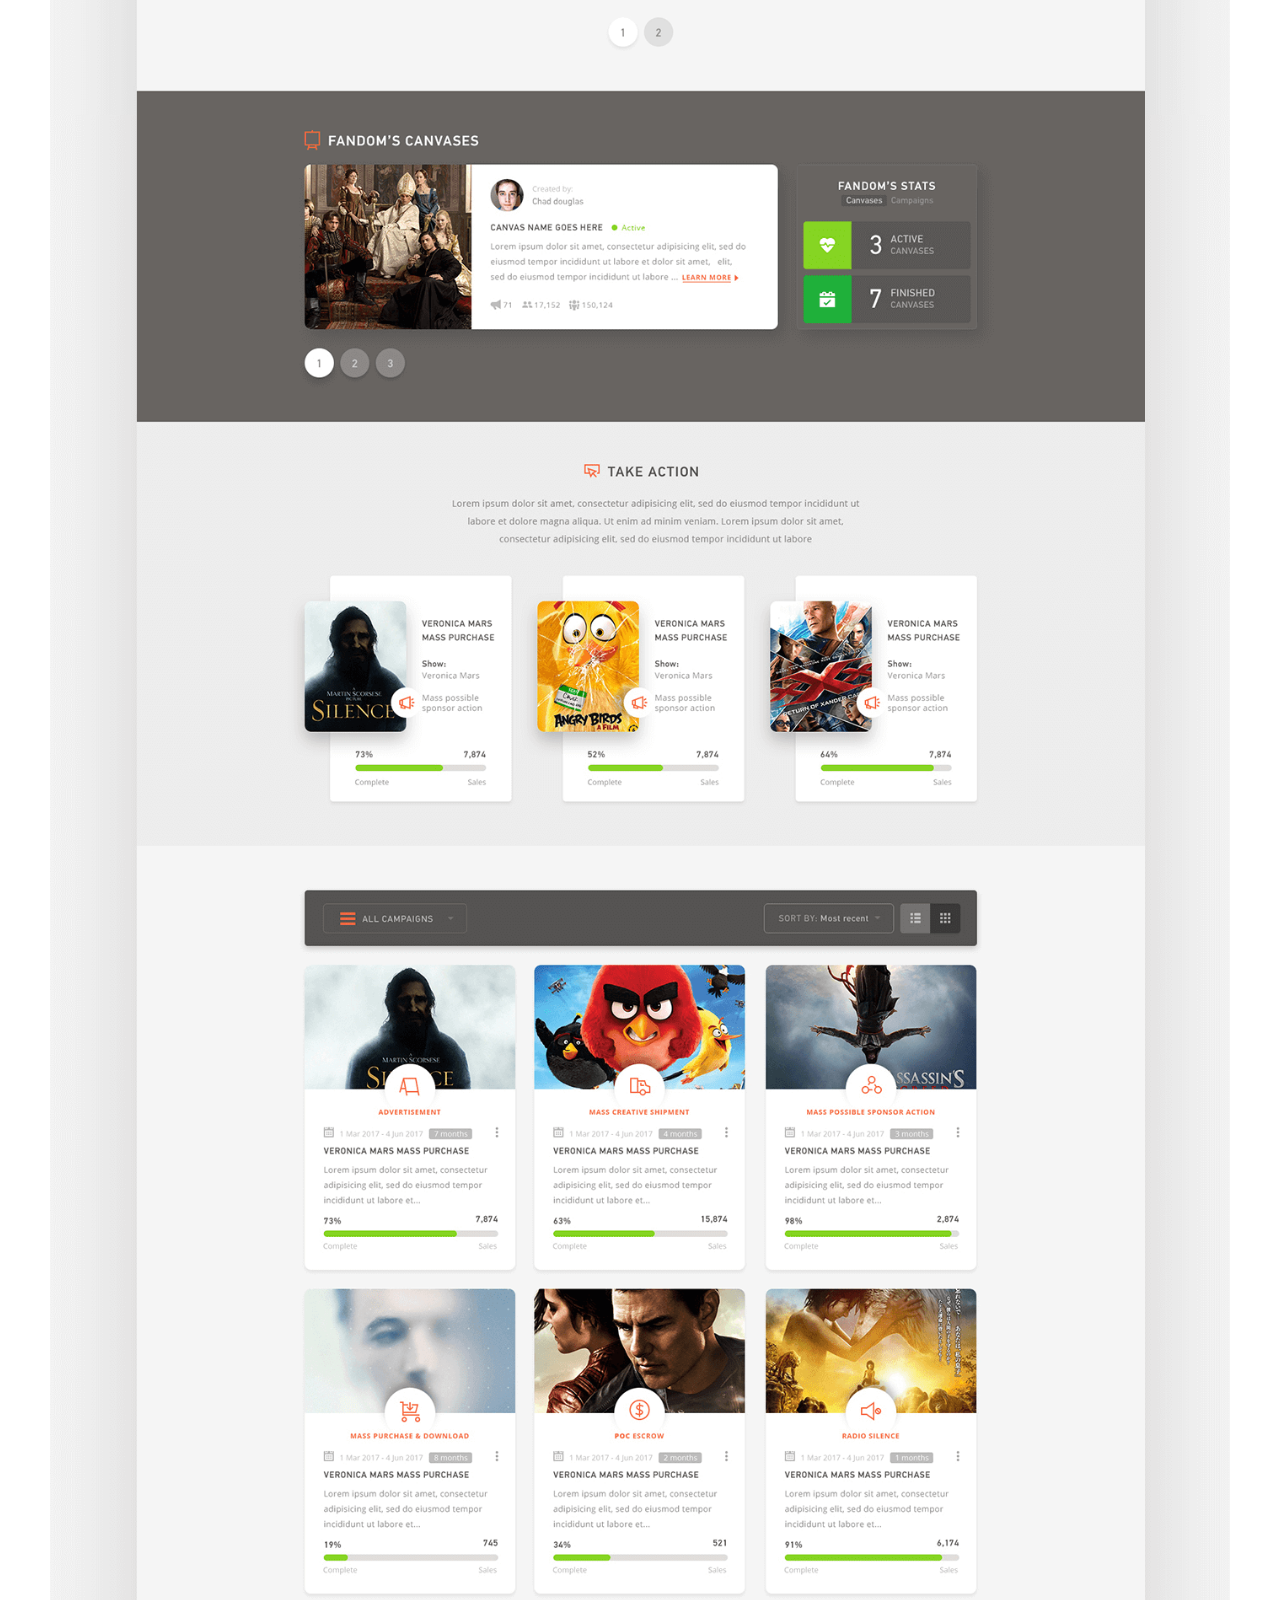
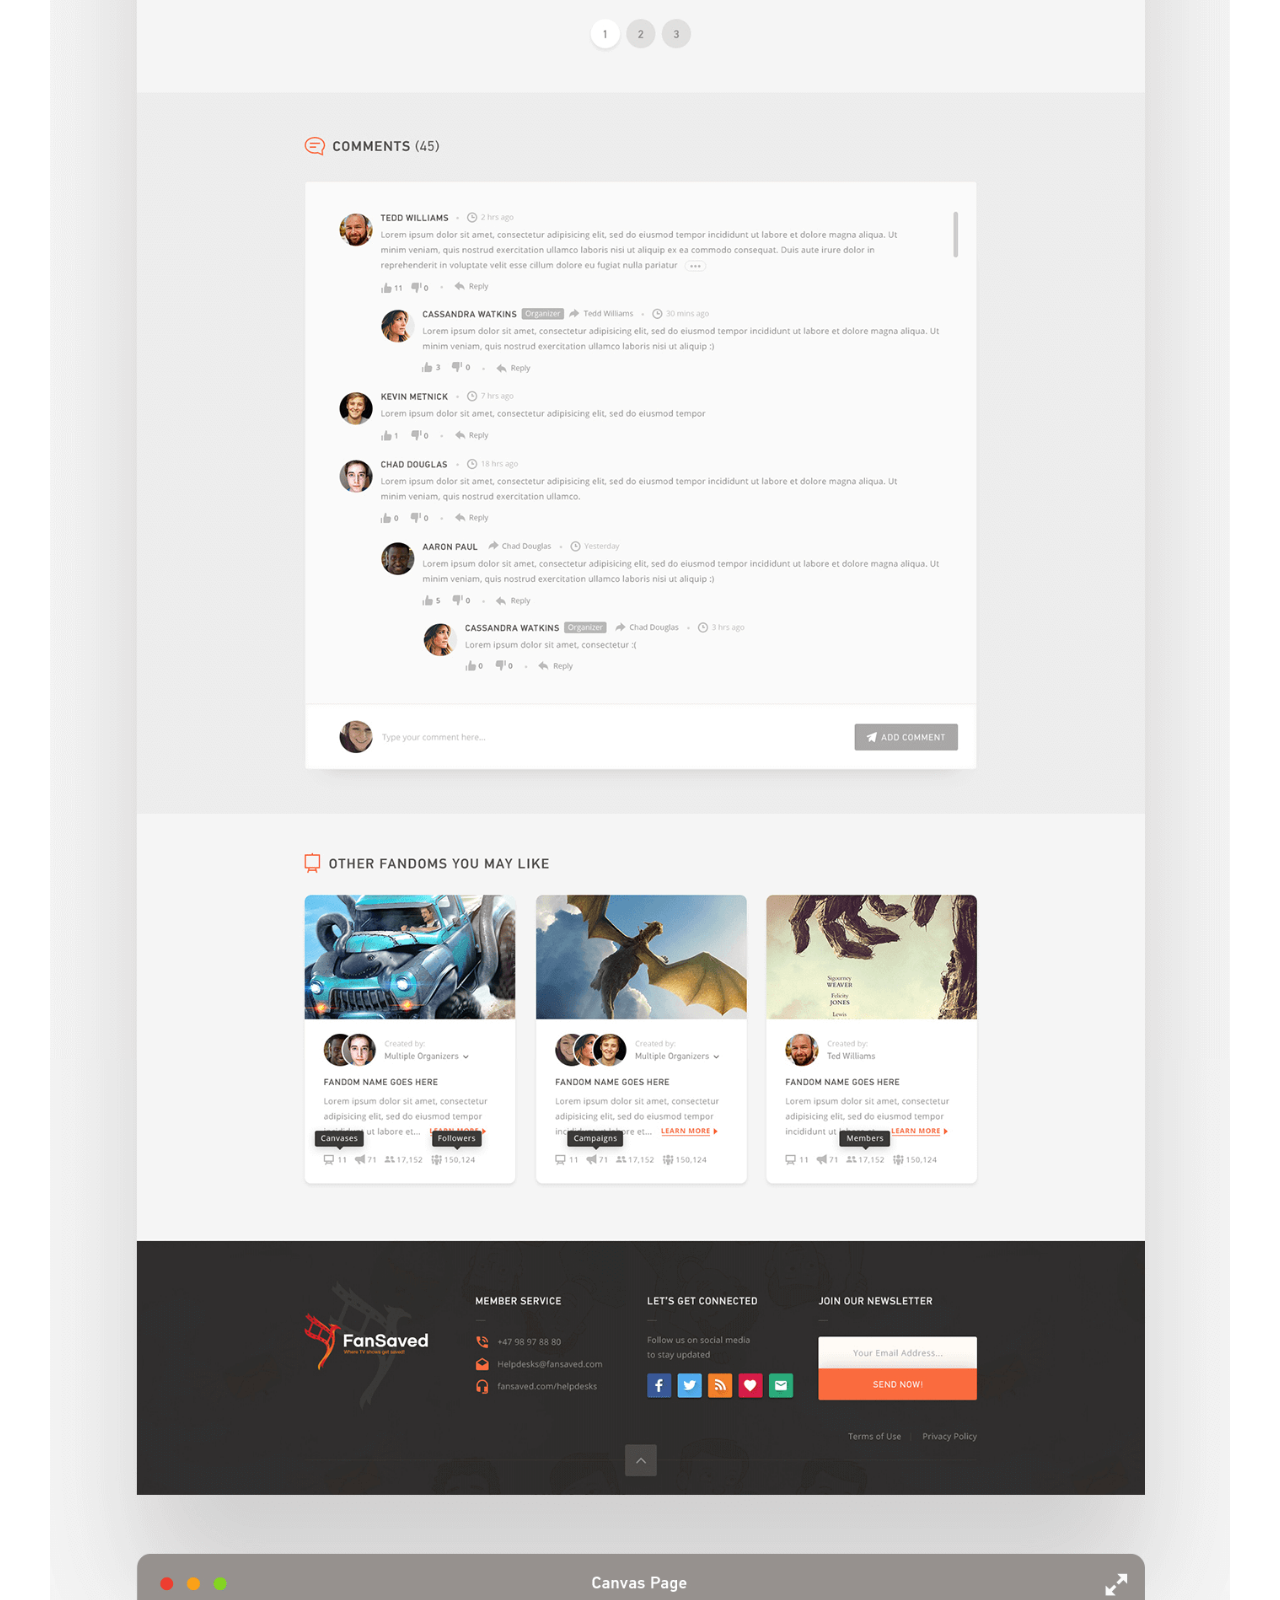
<file: fansaved.html>
<!DOCTYPE html>
<html lang="en">
  <head>
    <meta charset="UTF-8" />
    <meta name="viewport" content="width=device-width, initial-scale=1.0" />
    <meta http-equiv="X-UA-Compatible" content="ie=edge" />
    <title>Eslam El-Shereef Portfolio | Fansaved</title>
    <!-- Bootstrap -->
    <link rel="stylesheet" href="css/bootstrap.css" />
    <!-- animate css -->
    <link rel="stylesheet" href="css/animate.css" />
    <!-- Favicon -->
    <link rel="icon" href="imgs/favicon.ico" type="image/png" />
    <!-- Owl Carousel -->
    <link rel="stylesheet" href="css/owl.carousel.min.css" />
    <link rel="stylesheet" href="css/owl.theme.default.min.css" />
    <!-- Css -->
    <link rel="stylesheet" href="css/style.css" />
  </head>
  <body>
    <!-- Star Navbar -->
    <nav class="navbar navbar-expand-lg navbar-light navbar-about">
      <div class="container">
        <a class="navbar-brand go-back" href="index.html">
          <img src="imgs/left-arrow.svg" alt="left-arrow" />
          Go Back
        </a>
        <button
          class="the-button"
          type="button"
          data-toggle="collapse"
          data-target="#navbarSupportedContent"
          aria-controls="navbarSupportedContent"
          aria-expanded="false"
          aria-label="Toggle navigation"
        >
          <span class="the-line"></span>
          <span class="the-line"></span>
        </button>

        <div class="collapse navbar-collapse" id="navbarSupportedContent">
          <ul class="navbar-nav ml-auto">
            <li class="nav-item">
              <a class="nav-link" href="about.html">About/Contact</a>
            </li>
            <li class="nav-item">
              <a
                class="nav-link talk"
                href="mailto:biz@eslamelshereef.com?subject=Business%20Inquiry"
                >Let's Talk!</a
              >
            </li>
          </ul>
        </div>
      </div>
    </nav>
    <!-- End Navbar -->

    <!-- Start case -->
    <section class="case">
      <div class="container">
        <h3>C.A.S.E</h3>
        <h1><span>Save</span> your lovely TV Shows</h1>
      </div>
    </section>
    <!-- End case -->

    <!-- Start Story -->
    <section class="story fansaved">
      <div class="container">
        <div class="row">
          <div class="col-lg-6 col-md-12">
            <h3>Story:</h3>
            <p class="story-text">
              Fansaved hired me in order to create a social platform where
              people that love TV Shows can join and connect with other similar
              minded peopl, and the creator can connect with their fans. They
              can interact with each other around television shows, and
              particulary shows that are cancelled, or in danger of getting
              cancelled.
            </p>
          </div>
          <div class="col-lg-3 col-md-4">
            <h3>Client:</h3>
            <p>Fansaved - <a href="#!">Visit Site</a></p>
          </div>
          <div class="col-lg-3 col-md-4  mr-md-auto">
            <h3>Deliverables:</h3>
            <p>Content generation, UX, UI, Protoyping</p>
          </div>
        </div>
      </div>
    </section>
    <!-- End Story -->

    <!-- Start fansaved images -->
    <div class="fansaved-images">
      <div class="container">
        <div class="images">
          <img src="imgs/fansaved/fansaved1.png" class="img-fluid" alt="" />
          <img src="imgs/fansaved/fansaved2.png" class="img-fluid" alt="" />
          <img src="imgs/fansaved/fansaved3.png" class="img-fluid" alt="" />
          <img src="imgs/fansaved/fansaved4.png" class="img-fluid" alt="" />
          <img src="imgs/fansaved/fansaved5.png" class="img-fluid" alt="" />
          <img src="imgs/fansaved/fansaved6.png" class="img-fluid" alt="" />
          <img src="imgs/fansaved/fansaved7.png" class="img-fluid" alt="" />
          <img src="imgs/fansaved/fansaved8.png" class="img-fluid" alt="" />
          <img src="imgs/fansaved/fansaved9.png" class="img-fluid" alt="" />
          <img src="imgs/fansaved/fansaved10.png" class="img-fluid" alt="" />
          <img src="imgs/fansaved/fansaved11.png" class="img-fluid" alt="" />
          <img src="imgs/fansaved/fansaved12.png" class="img-fluid" alt="" />
        </div>
      </div>
    </div>
    <!-- End fansaved images -->

    <!-- Start Work Together -->
    <section id="work-together">
      <div class="container">
        <div class="row">
          <div class="col-lg-5 offset-lg-2 col-md-6">
            <p>Have a project?</p>
            <h3>Let’s Work Together</h3>
          </div>
          <div class="col-lg-5 offset-lg-0 col-md-5 offset-md-1">
            <a
              href="mailto:biz@eslamelshereef.com?subject=Business%20Inquiry"
              class="btn talk"
              >Let's Talk!</a
            >
          </div>
        </div>
      </div>
    </section>
    <!-- End Work Together -->

    <!-- Start latest Projects -->
    <div id="latest-projects" class="text-center">
      <div class="container">
        <h2>More Projects…</h2>
        <div class="owl-carousel owl-theme boxes" id="owl-slider">
          <a href="mlvk.html" class="box">
            <div class="wow fadeInUp" data-wow-duration="2s">
              <img src="imgs/MLVK-small.png" class="img-fluid" alt="MLVK" />
            </div>
          </a>
          <a href="curtis.html" class="box">
            <div
              class="wow fadeInUp"
              data-wow-duration="2s"
              data-wow-delay="0.4s"
            >
              <img src="imgs/Curtis-small.png" class="img-fluid" alt="Curtis" />
            </div>
          </a>
          <a href="okanagan.html" class="box">
            <div
              class="wow fadeInUp"
              data-wow-duration="2s"
              data-wow-delay="0.8s"
            >
              <img
                src="imgs/Okanagan-small.png"
                class="img-fluid"
                alt="Okanagan"
              />
            </div>
          </a>
          <a href="instadiet.html" class="box">
            <div class="wow fadeInUp" data-wow-duration="2s">
              <img
                src="imgs/Instadiet-small.png"
                class="img-fluid"
                alt="Instadiet"
              />
            </div>
          </a>
        </div>
      </div>
    </div>
    <!-- End latest Projects -->

    <!-- Start Footer -->
    <footer id="main-footer" class="text-center">
      <div class="social-icons">
        <a href="https://dribbble.com/eslam-elshereef" target="_blank"
          >Dribbble</a
        >
        <a href="https://www.behance.net/eslamelshereef" target="_blank"
          >Behance</a
        >
        <a href="https://www.instagram.com/eslamwebby/" target="_blank"
          >Instagram</a
        >
      </div>
      <p>&copy; 2019 - Eslam ElShereef</p>
    </footer>
    <!-- End Footer -->

    <!-- Start Scroll-to-top -->
    <div class="scroll-to-top text-center">
      <svg
        width="17"
        height="22"
        viewBox="0 0 17 22"
        fill="none"
        xmlns="http://www.w3.org/2000/svg"
      >
        <path d="M8.5 21.5V1.5" stroke="white" />
        <path
          d="M1.5 8.5L8.5 1.5L15.5 8.5"
          stroke="white"
          stroke-linecap="square"
        />
      </svg>
    </div>
    <!-- End Scroll-to-top -->

    <!-- jquery.js -->
    <script src="js/jquery-3.4.1.min.js"></script>
    <!-- popper.js -->
    <script src="js/popper.min.js"></script>
    <!-- Bootstrap -->
    <script src="js/bootstrap.min.js"></script>
    <!-- Owl Carousel -->
    <script src="js/owl.carousel.min.js"></script>
    <script src="js/wow.min.js"></script>
    <script>
      new WOW().init();
    </script>
    <!-- my javascript file -->
    <script src="js/main.js"></script>
  </body>
</html>
</file>
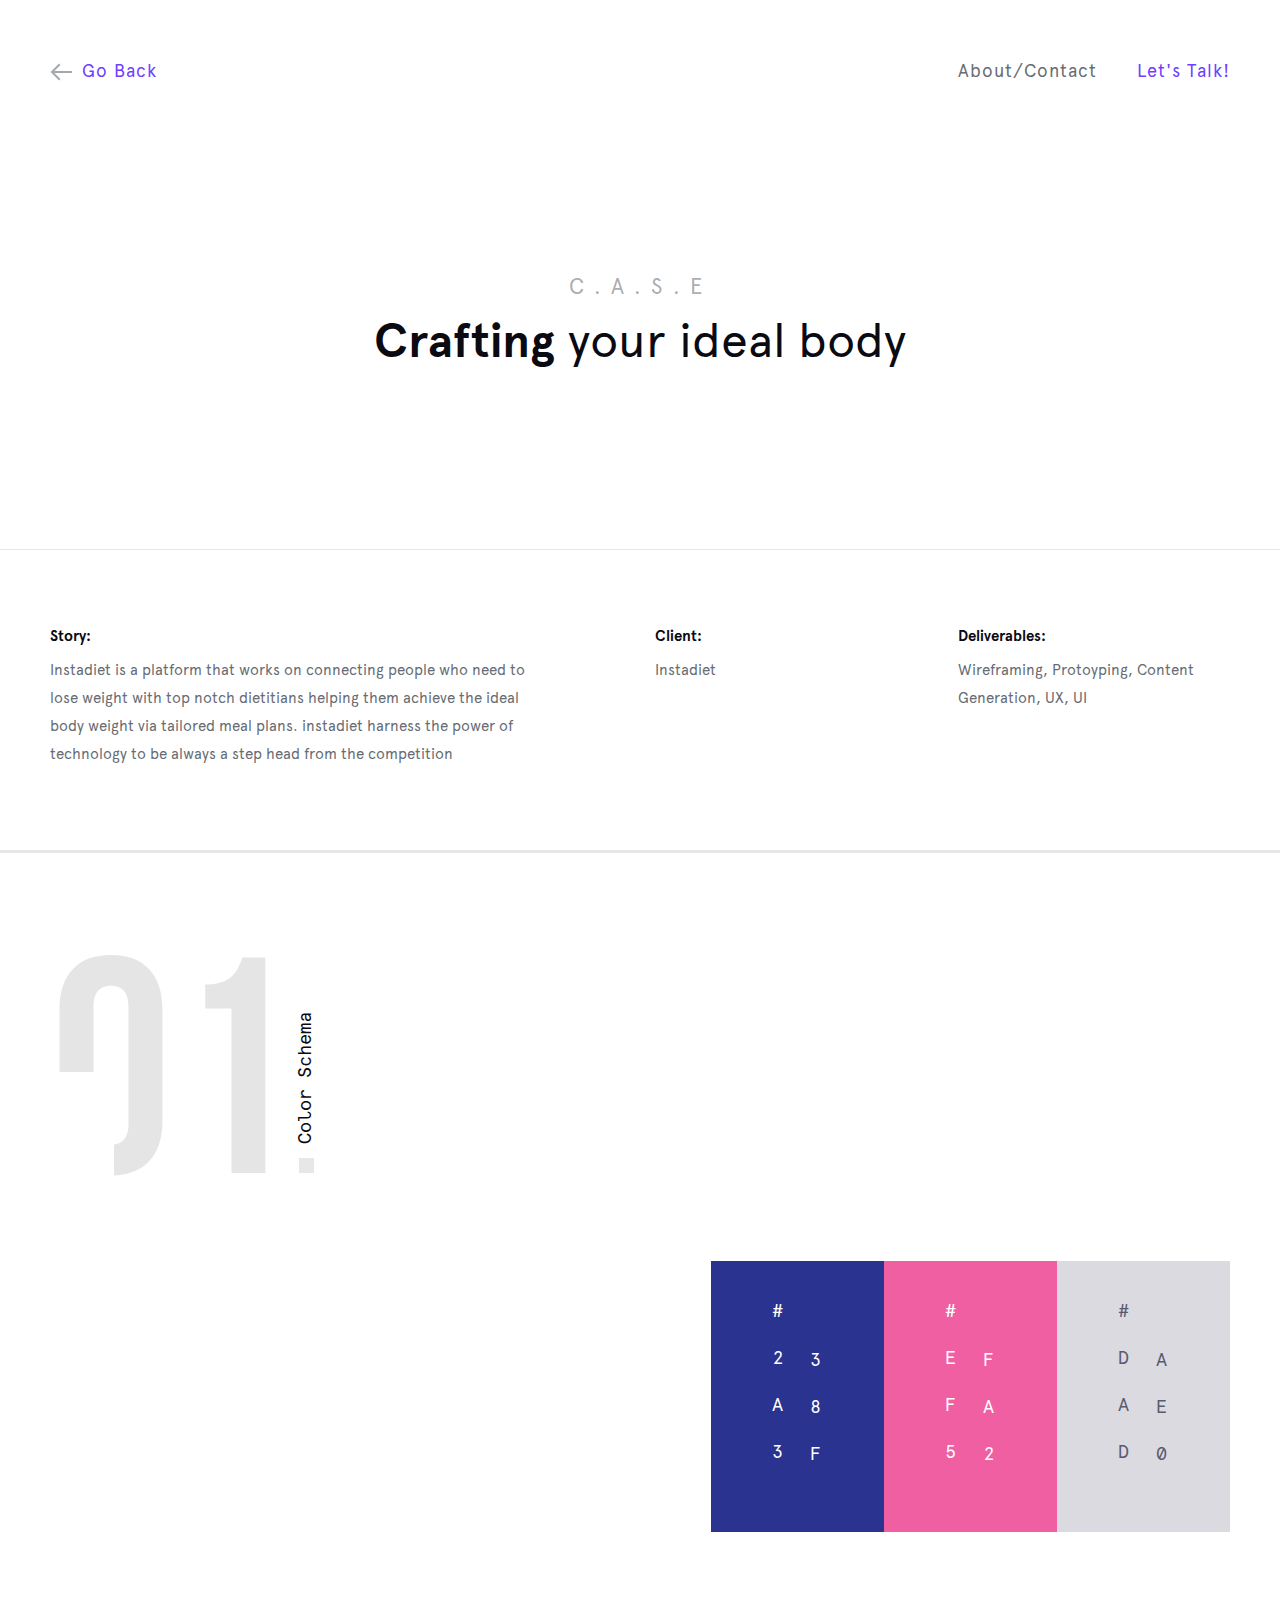
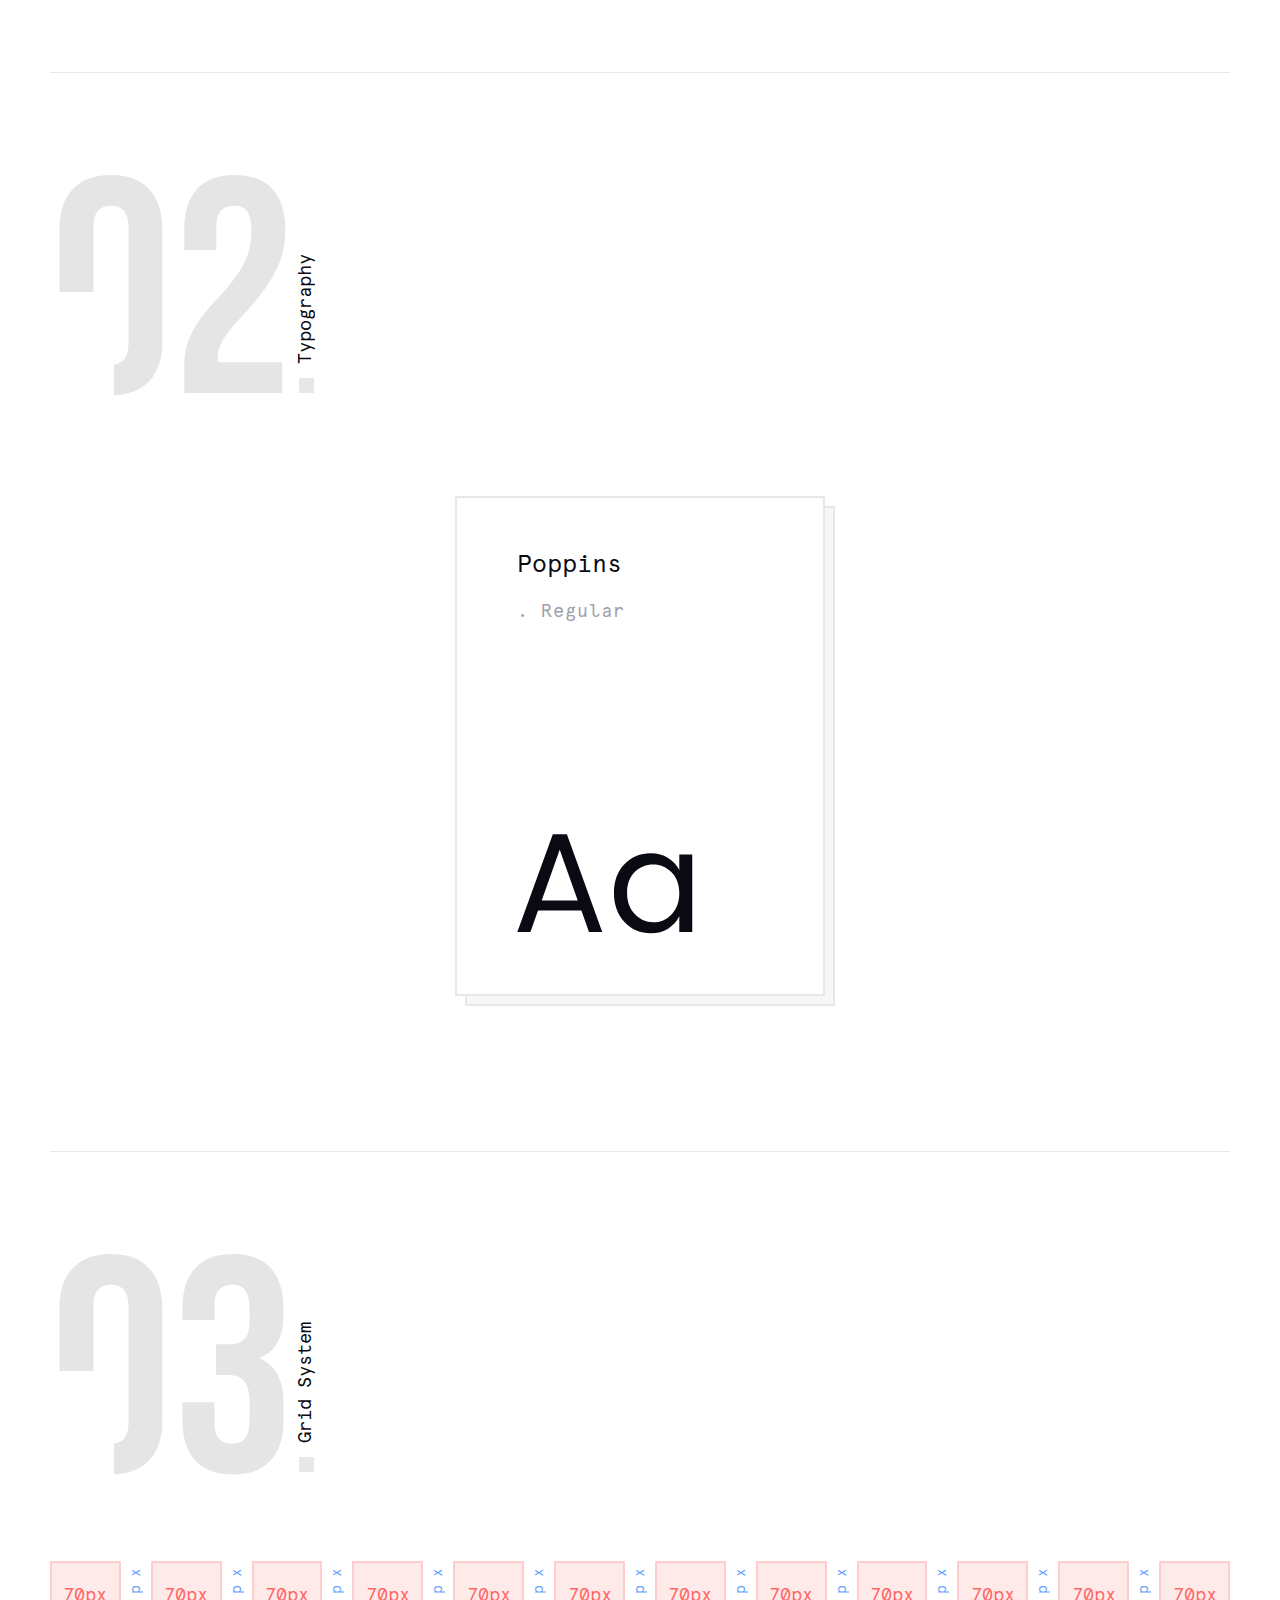
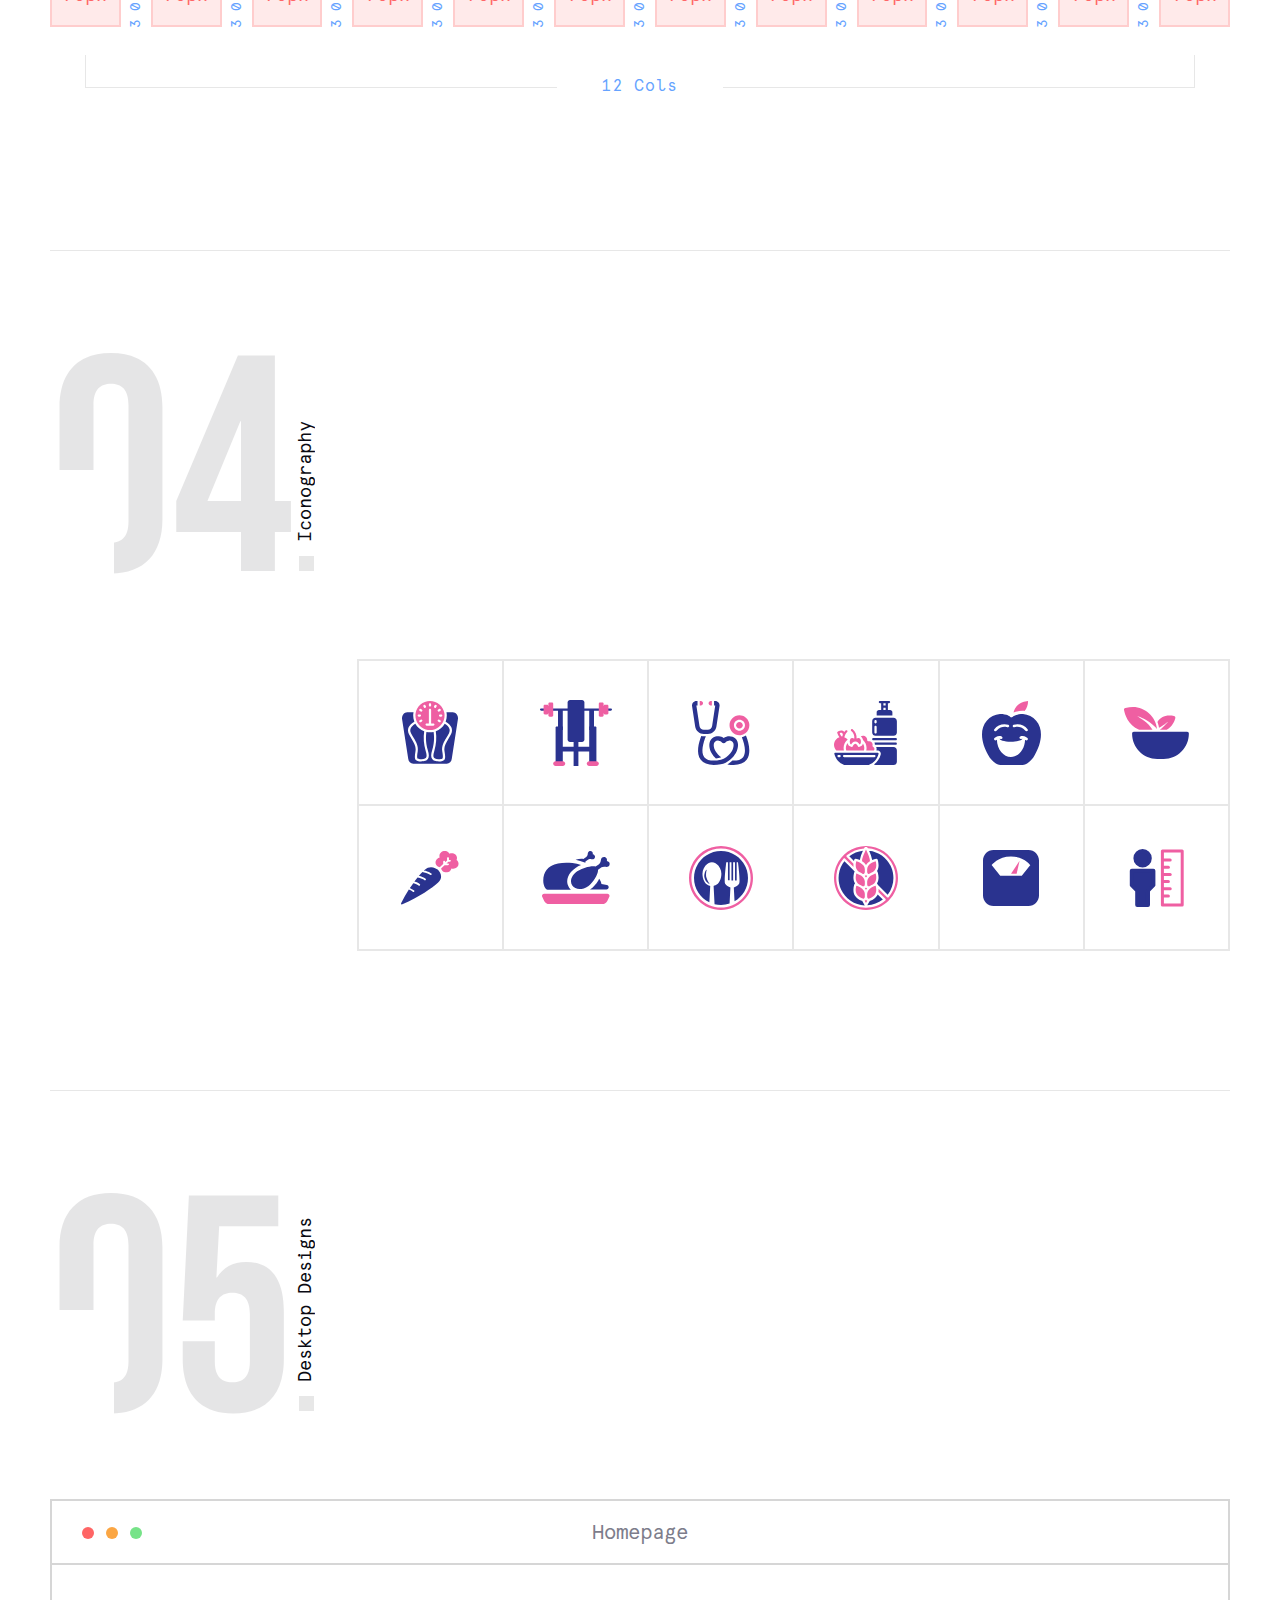
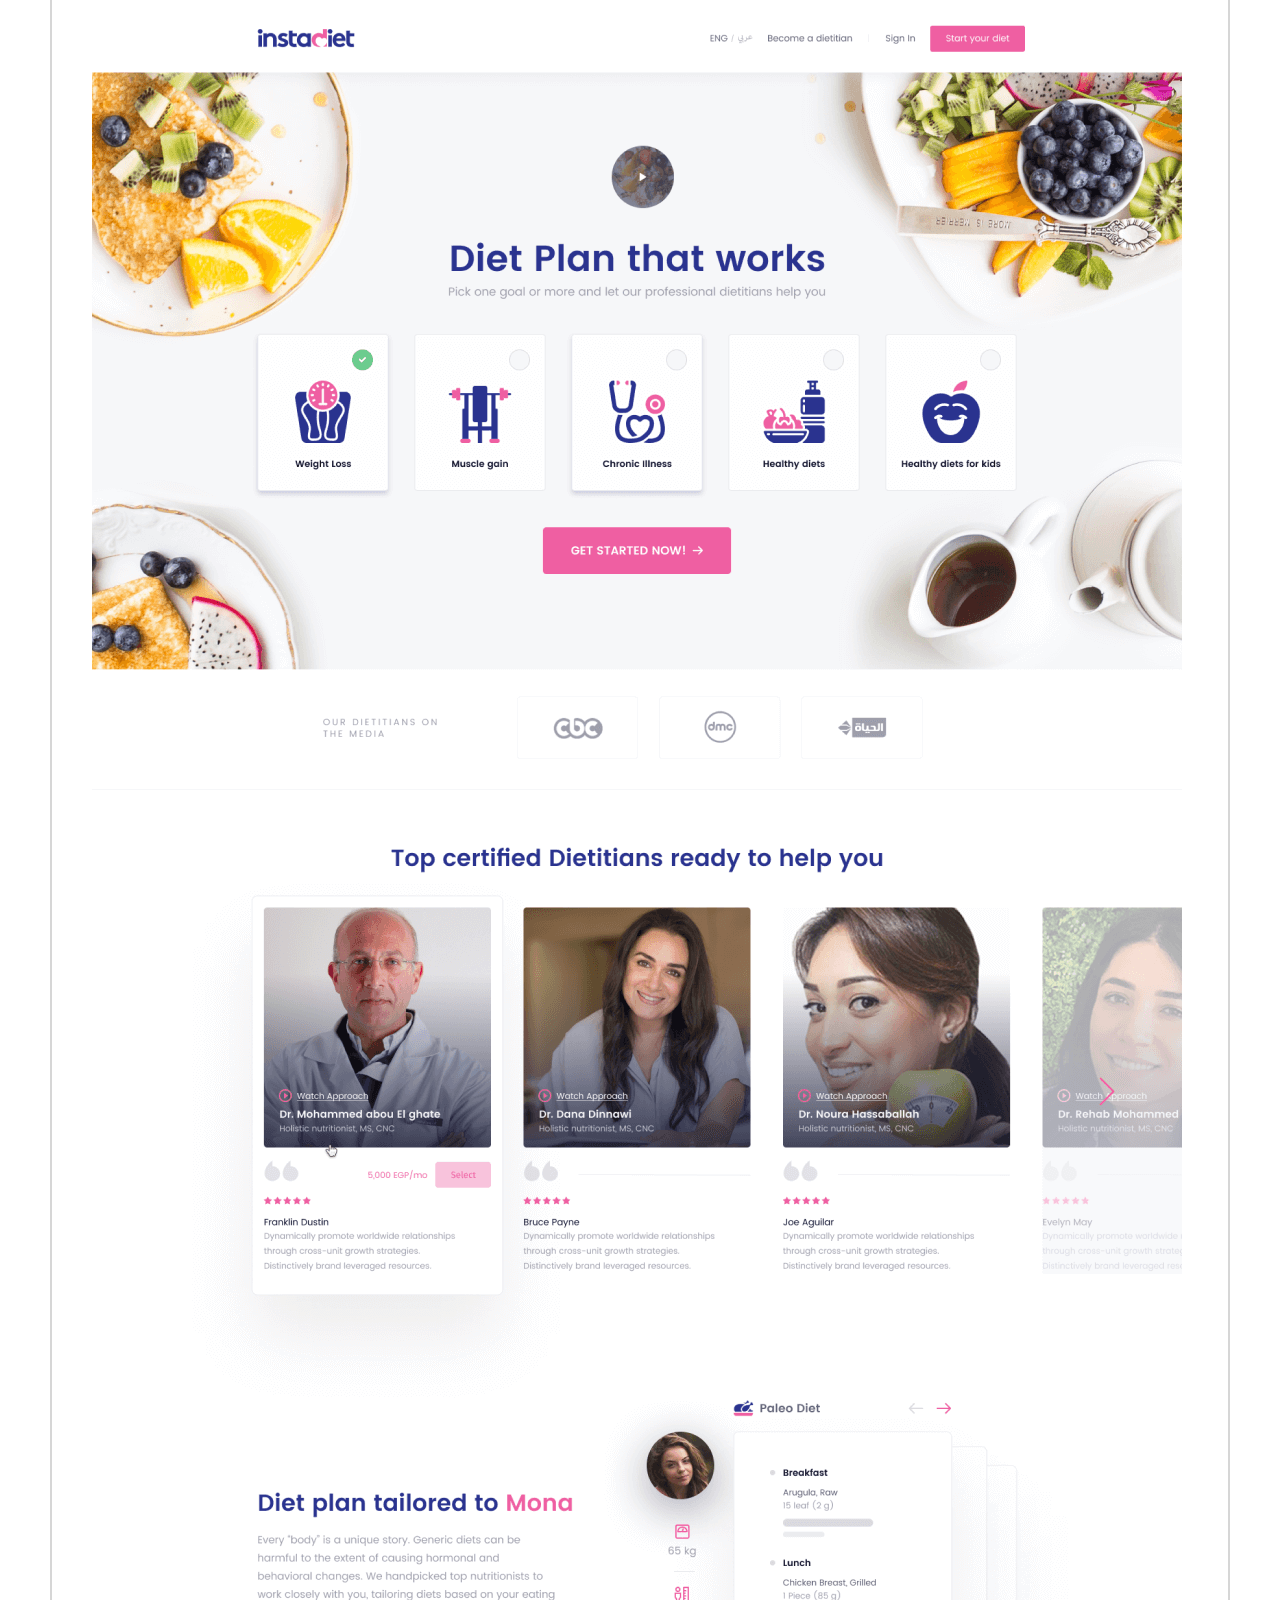
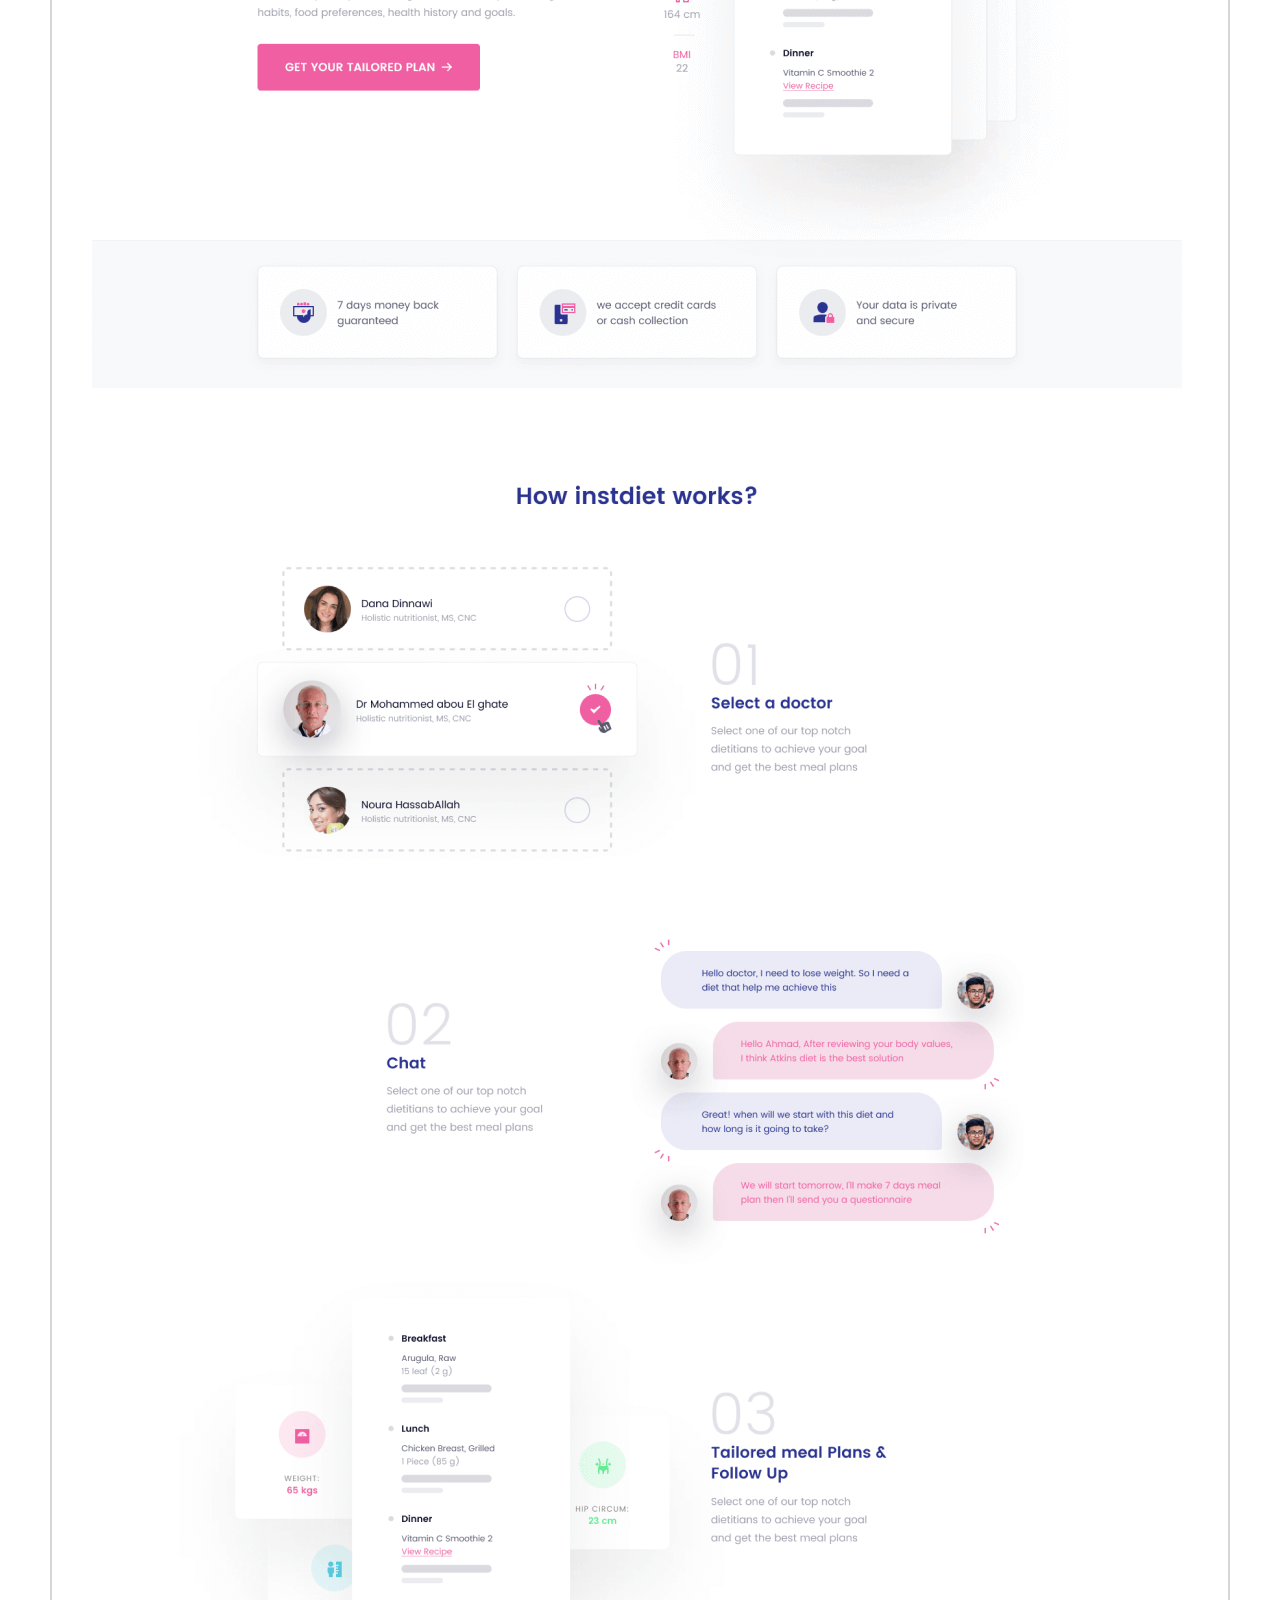
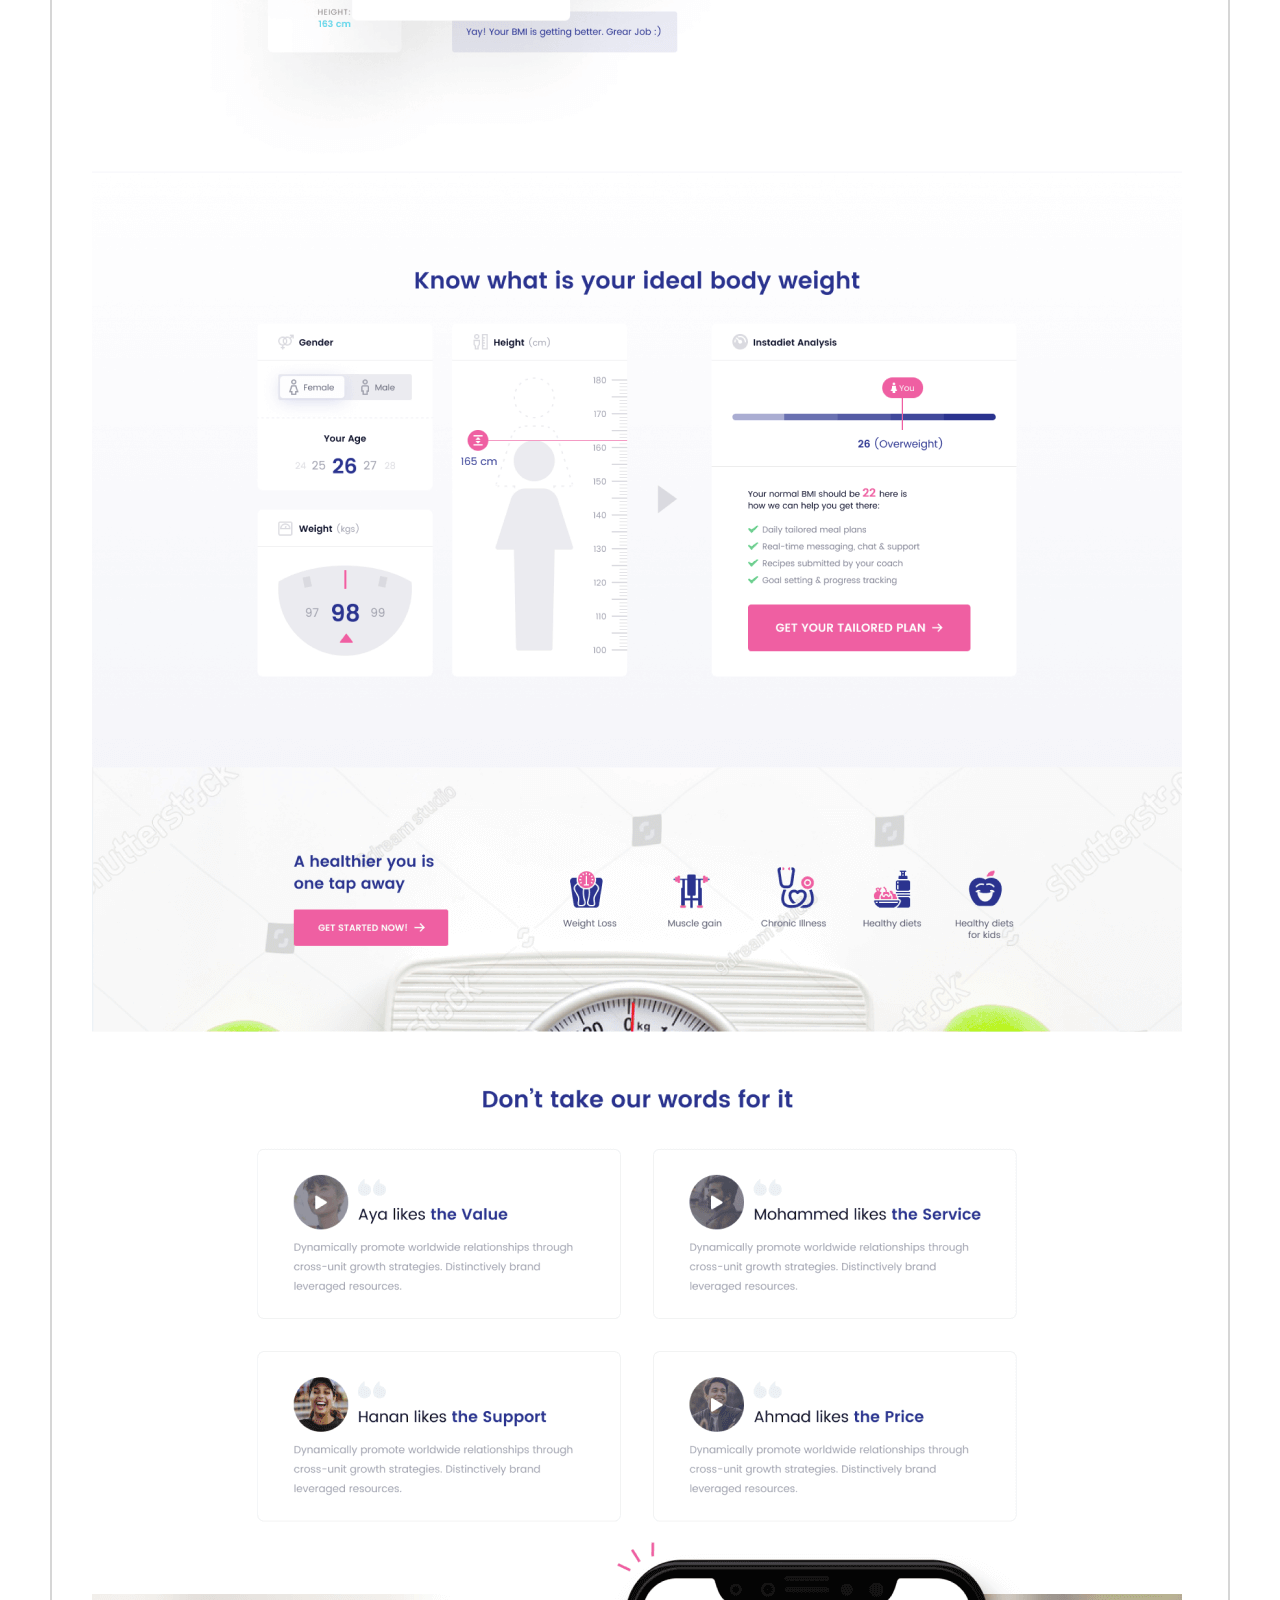
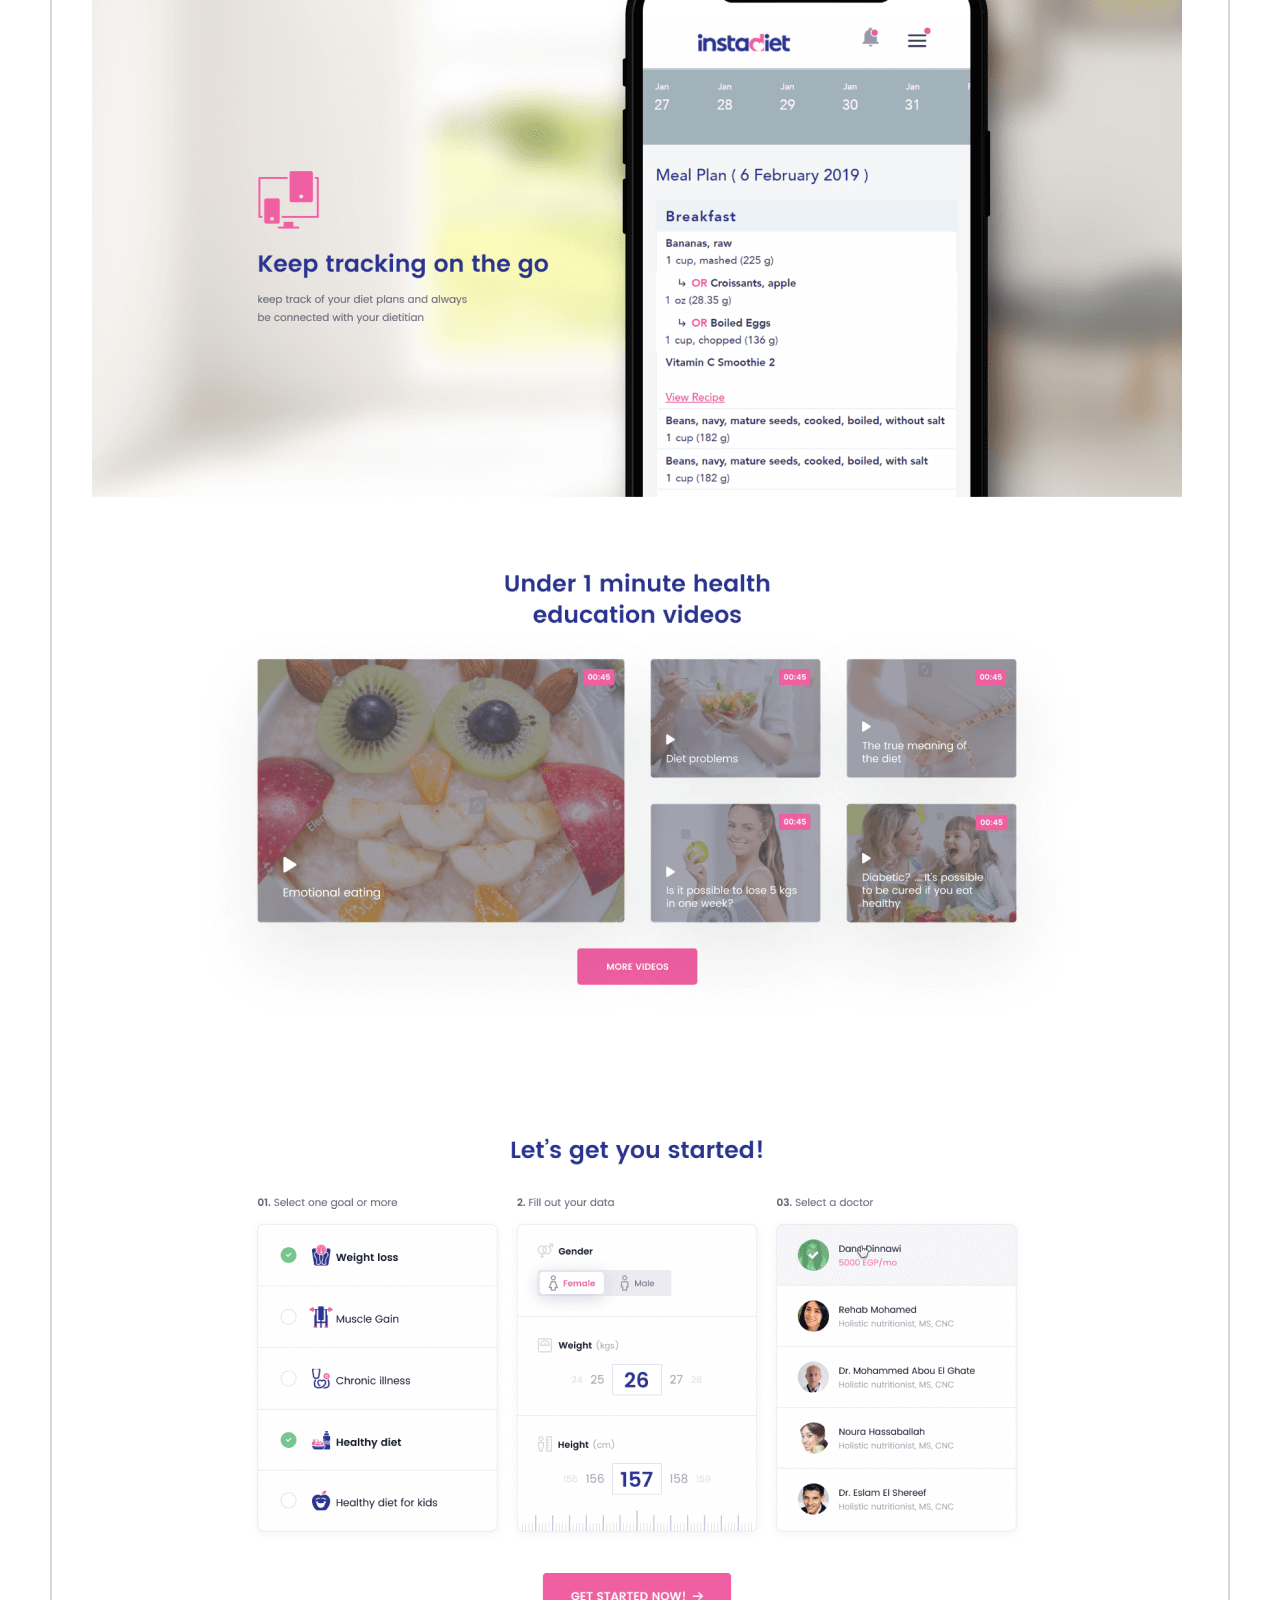
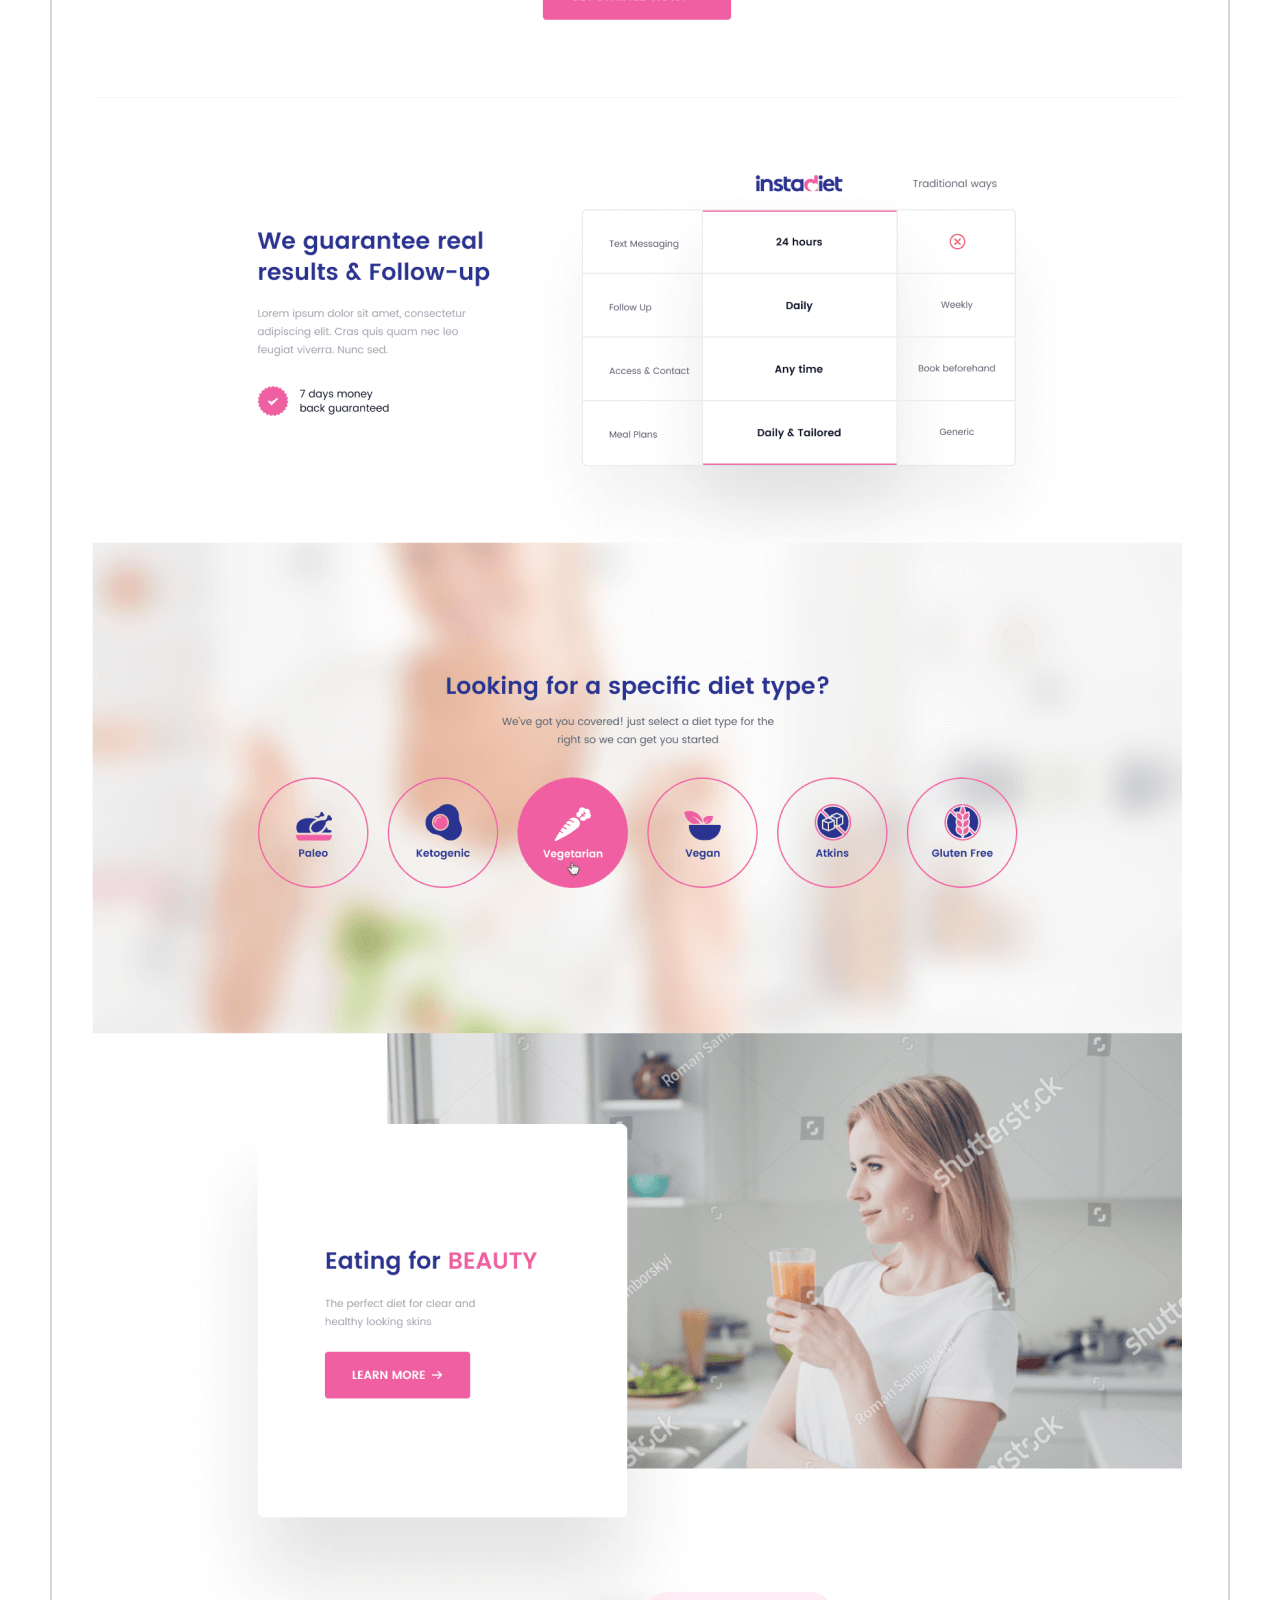
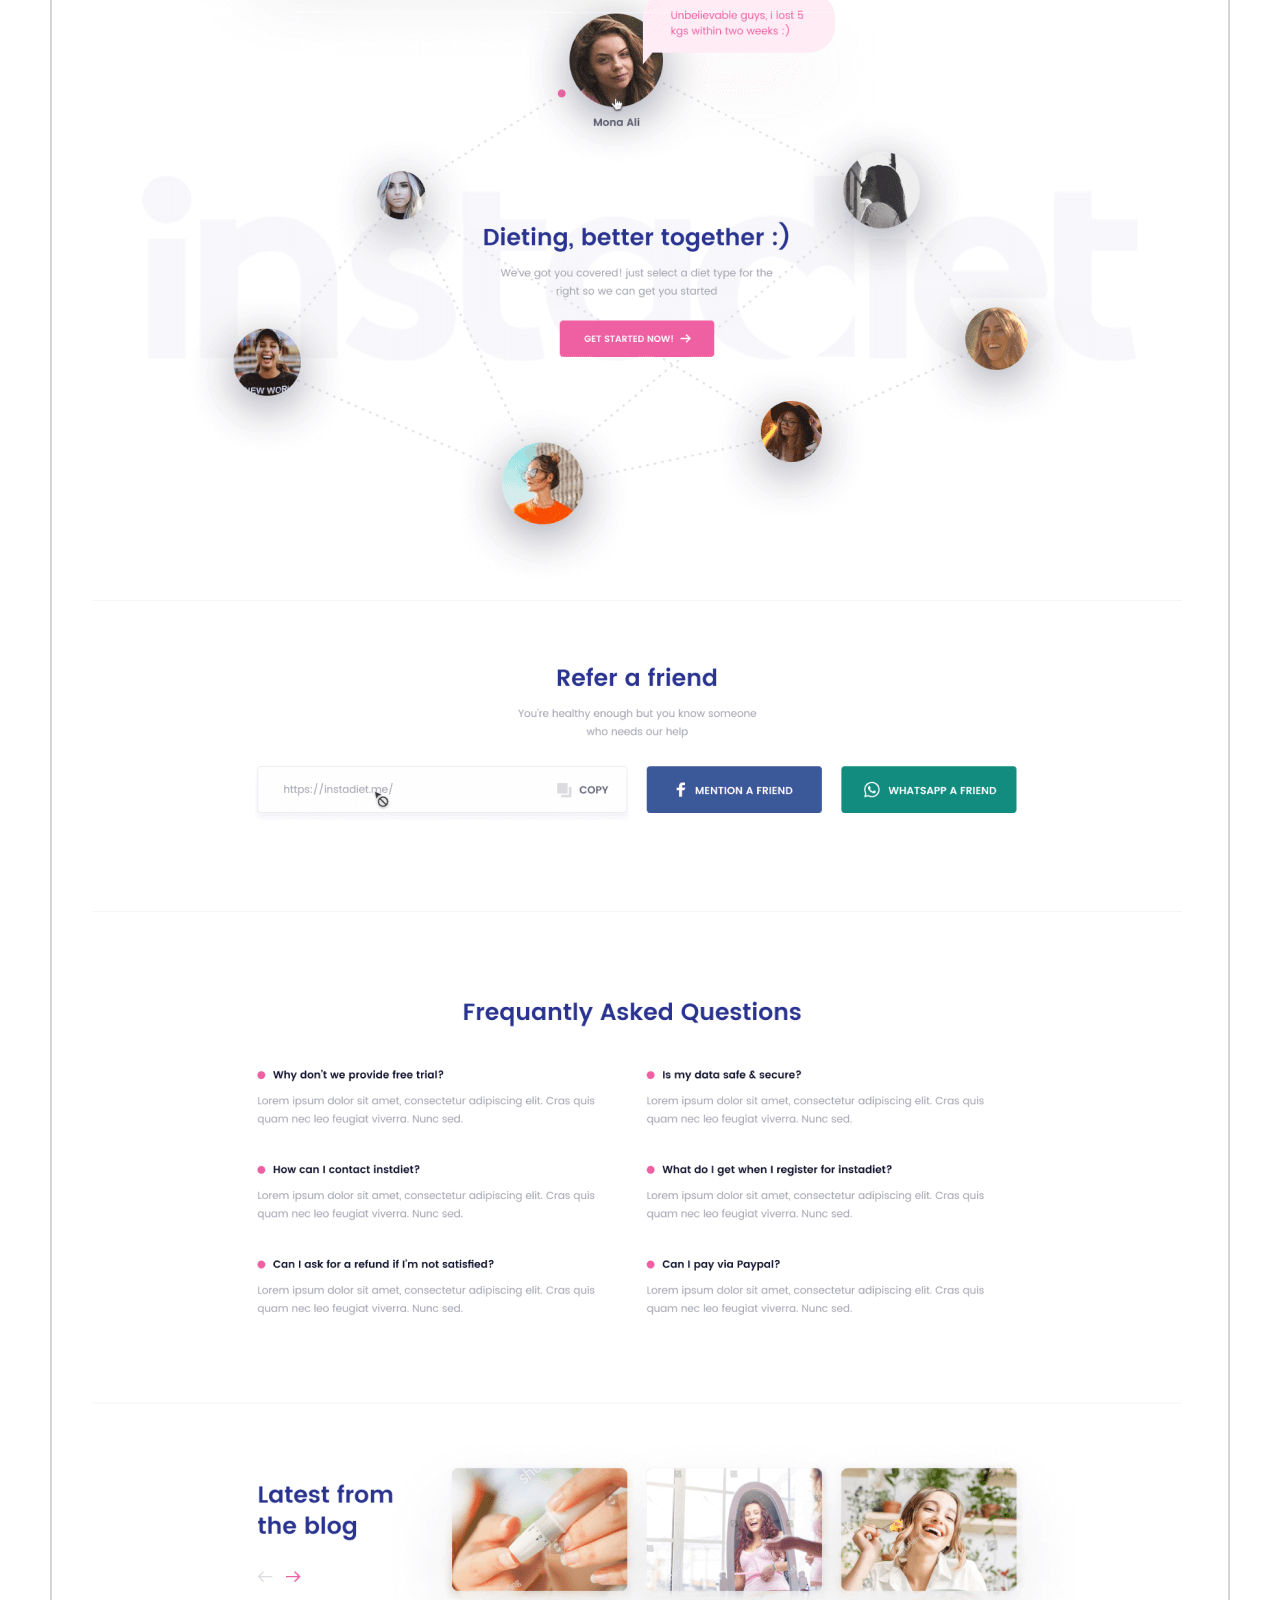
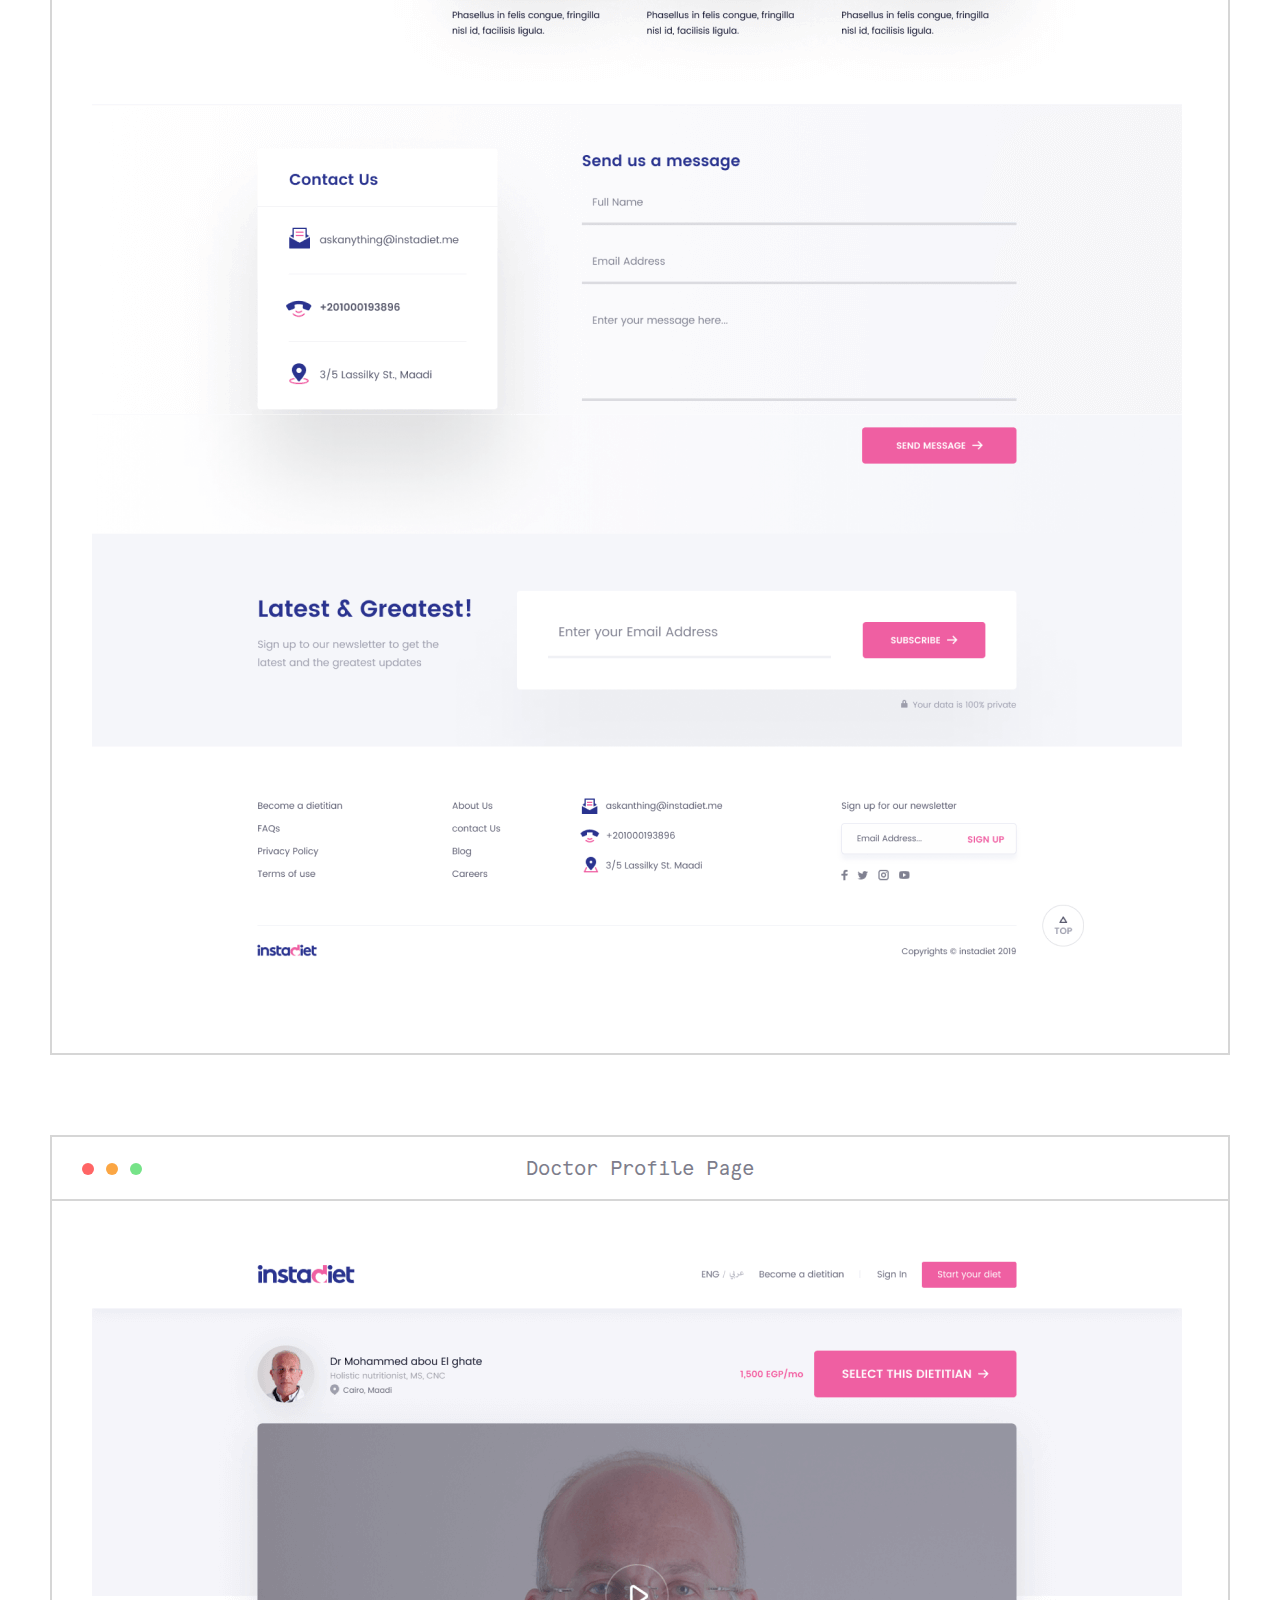
<file: instadiet.html>
<!DOCTYPE html>
<html lang="en">
  <head>
    <meta charset="UTF-8" />
    <meta name="viewport" content="width=device-width, initial-scale=1.0" />
    <meta http-equiv="X-UA-Compatible" content="ie=edge" />
    <title>Eslam El-Shereef Portfolio | Instadiet</title>
    <!-- Bootstrap -->
    <link rel="stylesheet" href="css/bootstrap.css" />
    <!-- animate css -->
    <link rel="stylesheet" href="css/animate.css" />
    <!-- Favicon -->
    <link rel="icon" href="imgs/favicon.ico" type="image/png" />
    <!-- Owl Carousel -->
    <link rel="stylesheet" href="css/owl.carousel.min.css" />
    <link rel="stylesheet" href="css/owl.theme.default.min.css" />
    <!-- Css -->
    <link rel="stylesheet" href="css/style.css" />
  </head>
  <body>
    <!-- Star Navbar -->
    <nav class="navbar navbar-expand-lg navbar-light navbar-about">
      <div class="container">
        <a class="navbar-brand go-back" href="index.html">
          <img src="imgs/left-arrow.svg" alt="left-arrow" />
          Go Back
        </a>
        <button
          class="the-button"
          type="button"
          data-toggle="collapse"
          data-target="#navbarSupportedContent"
          aria-controls="navbarSupportedContent"
          aria-expanded="false"
          aria-label="Toggle navigation"
        >
          <span class="the-line"></span>
          <span class="the-line"></span>
        </button>

        <div class="collapse navbar-collapse" id="navbarSupportedContent">
          <ul class="navbar-nav ml-auto">
            <li class="nav-item">
              <a class="nav-link" href="about.html">About/Contact</a>
            </li>
            <li class="nav-item">
              <a class="nav-link talk" href="mailto:biz@eslamelshereef.com?subject=Business%20Inquiry">Let's Talk!</a>
            </li>
          </ul>
        </div>
      </div>
    </nav>
    <!-- End Navbar -->

    <!-- Start case -->
    <section class="case">
      <div class="container">
        <h3>C.A.S.E</h3>
        <h1><span>Crafting</span> your ideal body</h1>
      </div>
    </section>
    <!-- End case -->

    <!-- Start Story -->
    <section class="story">
      <div class="container">
        <div class="row">
          <div class="col-lg-6 col-md-12">
            <h3>Story:</h3>
            <p class="story-text">
              Instadiet is a platform that works on connecting people who need to lose weight with top notch dietitians helping them achieve the ideal body weight via tailored meal plans. instadiet harness the power of technology to be always a step head from the competition
            </p>
          </div>
          <div class="col-lg-3 col-md-4">
            <h3>Client:</h3>
            <p>Instadiet</p>
          </div>
          <div class="col-lg-3 col-md-4  mr-md-auto">
            <h3>Deliverables:</h3>
            <p>Wireframing, Protoyping, Content Generation, UX, UI</p>
          </div>
        </div>
      </div>
    </section>
    <!-- End Story -->

    <!-- Start Color Schema -->
    <section class="color-schema instadiet">
      <div class="container">
        <div class="number">
          <h2 class="number-title">01</h2>
          <p class="number-text">Color Schema</p>
        </div>
        <div class="color">
          <div class="d-flex">
            <div
              style="background-color: #2A338F"
              class="flex-md-fill text-center"
            >
              <p>#2A3<span class="d-inline-block">38F</span></p>
            </div>
            <div
              style="background-color: #EF5FA2"
              class="flex-md-fill text-center"
            >
              <p>#EF5<span class="d-inline-block">FA2</span></p>
            </div>
            <div
              style="background-color: #DADAE0; color: #595A6E"
              class="flex-md-fill text-center"
            >
              <p>#DAD<span class="d-inline-block">AE0</span></p>
            </div>
          </div>
        </div>
      </div>
    </section>
    <!-- End Color Schema -->

    <!-- Start Typography -->
    <section class="typography instadiet">
      <div class="container">
        <div class="number">
          <h2 class="number-title">02</h2>
          <p class="number-text">Typography</p>
        </div>
        <div class="fonts">
          <div class="font mx-auto">
            <div class="upper-f">
              <div class="font-type">
                <p>Poppins</p>
                <span>. Regular</span>
              </div>
              <img src="imgs/instadiet/poppins.svg" alt="poppins" />
            </div>
            <div class="lower-f"></div>
          </div>
        </div>
      </div>
    </section>
    <!-- End Typography -->

    <!-- Start Grid System -->
    <section class="grid-system instadiet">
      <div class="container">
        <div class="grid-system-content">
          <div class="number">
            <h2 class="number-title">03</h2>
            <p class="number-text">Grid System</p>
          </div>
          <div class="grid">
            <div class="column">
              <p>70px</p>
            </div>
            <p class="grid-text">
              30px
            </p>
            <div class="column d-none d-lg-block">
              <p>70px</p>
            </div>
            <p class="grid-text d-none d-lg-block">
              30px
            </p>
            <div class="column d-none d-lg-block">
              <p>70px</p>
            </div>
            <p class="grid-text d-none d-lg-block">
              30px
            </p>
            <div class="column d-none d-lg-block">
              <p>70px</p>
            </div>
            <p class="grid-text d-none d-lg-block">
              30px
            </p>
            <div class="column d-none d-lg-block">
              <p>70px</p>
            </div>
            <p class="grid-text d-none d-lg-block">
              30px
            </p>
            <div class="column d-none d-lg-block">
              <p>70px</p>
            </div>
            <p class="grid-text d-none d-lg-block">
              30px
            </p>
            <div class="column d-none d-lg-block">
              <p>70px</p>
            </div>
            <p class="grid-text d-none d-lg-block">
              30px
            </p>
            <div class="column d-none d-lg-block">
              <p>70px</p>
            </div>
            <p class="grid-text d-none d-lg-block">
              30px
            </p>
            <div class="column d-none d-lg-block">
              <p>70px</p>
            </div>
            <p class="grid-text d-none d-lg-block">
              30px
            </p>
            <div class="column d-none d-lg-block">
              <p>70px</p>
            </div>
            <p class="grid-text d-none d-lg-block">
              30px
            </p>
            <div class="column d-none d-lg-block">
              <p>70px</p>
            </div>
            <p class="grid-text d-none d-lg-block">
              30px
            </p>
            <div class="column">
              <p>70px</p>
            </div>
          </div>
          <div class="column-info">
            <p>12 Cols</p>
          </div>
        </div>
      </div>
    </section>
    <!-- End Grid System -->

    <!-- Start Iconography -->
    <section class="iconography instadiet">
      <div class="container">
        <div class="number">
          <h2 class="number-title">04</h2>
          <p class="number-text">Iconography</p>
        </div>
        <div class="icons">
          <table>
            <tr>
              <!-- tablet -->
              <td><img src="imgs/instadiet/scale.svg" alt="scale" /></td>
              <td><img src="imgs/instadiet/bench.svg" alt="bench" /></td>
              <td class="d-none d-md-table-cell"><img src="imgs/instadiet/stethoscope.svg" alt="stethoscope" /></td>
              <td class="d-none d-md-table-cell"><img src="imgs/instadiet/healthy.svg" alt="healthy" /></td>
              <!-- tablet -->
              <td class="d-none d-lg-table-cell"><img src="imgs/instadiet/Lauging-apple.svg" alt="Lauging-apple" /></td>
              <td class="d-none d-lg-table-cell"><img src="imgs/instadiet/bowl-with-vegetables.svg" alt="bowl-with-vegetables" /></td>
            </tr>
            <tr>
              <!-- tablet -->
              <td class="d-lg-none d-table-cell d-sm-none"><img src="imgs/instadiet/Lauging-apple.svg" alt="Lauging-apple" /></td>
              <td class="d-lg-none d-table-cell d-sm-none"><img src="imgs/instadiet/bowl-with-vegetables.svg" alt="bowl-with-vegetables" /></td>
              <!-- tablet -->
              <td class="d-none d-md-table-cell"><img src="imgs/instadiet/carrot.svg" alt="carrot" /></td>
              <td class="d-none d-md-table-cell"><img src="imgs/instadiet/roast-turkey.svg" alt="roast-turkey" /></td>
              <td class="d-none d-lg-table-cell"><img src="imgs/instadiet/restaurant.svg" alt="restaurant" /></td>
              <td class="d-none d-lg-table-cell"><img src="imgs/instadiet/gluten.svg" alt="gluten" /></td>
              <td class="d-none d-lg-table-cell"><img src="imgs/instadiet/balance.svg" alt="balance" /></td>
              <td class="d-none d-lg-table-cell"><img src="imgs/instadiet/height.svg" alt="height" /></td>
              <!-- Mobile -->
              <td class="d-sm-table-cell d-md-none"><img src="imgs/instadiet/stethoscope.svg" alt="stethoscope" /></td>
              <td class="d-sm-table-cell d-md-none"><img src="imgs/instadiet/healthy.svg" alt="healthy" /></td>
              <!-- Mobile -->
            </tr>
            <tr>
              <!-- tablet -->
              <td class="d-lg-none d-table-cell d-sm-none"><img src="imgs/instadiet/restaurant.svg" alt="restaurant" /></td>
              <td class="d-lg-none d-table-cell d-sm-none"><img src="imgs/instadiet/gluten.svg" alt="gluten" /></td>
              <td class="d-lg-none d-table-cell d-sm-none"><img src="imgs/instadiet/balance.svg" alt="balance" /></td>
              <td class="d-lg-none d-table-cell d-sm-none"><img src="imgs/instadiet/height.svg" alt="height" /></td>
              <!-- tablet -->
              <!-- Mobile -->
              <td class="d-sm-table-cell d-md-none"><img src="imgs/instadiet/Lauging-apple.svg" alt="Lauging-apple" /></td>
              <td class="d-sm-table-cell d-md-none"><img src="imgs/instadiet/bowl-with-vegetables.svg" alt="bowl-with-vegetables" /></td>
              <!-- Mobile -->
            </tr>
            <tr>
              <!-- Mobile -->
              <td class="d-sm-table-cell d-md-none"><img src="imgs/instadiet/carrot.svg" alt="carrot" /></td>
              <td class="d-sm-table-cell d-md-none"><img src="imgs/instadiet/roast-turkey.svg" alt="roast-turkey" /></td>
              <!-- Mobile -->
            </tr>
            <tr>
              <!-- Mobile -->
              <td class="d-sm-table-cell d-md-none"><img src="imgs/instadiet/restaurant.svg" alt="restaurant" /></td>
              <td class="d-sm-table-cell d-md-none"><img src="imgs/instadiet/gluten.svg" alt="gluten" /></td>
              <!-- Mobile -->
            </tr>
            <tr>
              <!-- Mobile -->
              <td class="d-sm-table-cell d-md-none"><img src="imgs/instadiet/balance.svg" alt="balance" /></td>
              <td class="d-sm-table-cell d-md-none"><img src="imgs/instadiet/healthy.svg" alt="healthy" /></td>
              <!-- Mobile -->
            </tr>
          </table>
        </div>
      </div>
    </section>
    <!-- End Iconography -->

    <!-- Start Desktop Design -->
    <section class="desktop-design">
      <div class="container">
        <div class="number">
          <h2 class="number-title">05</h2>
          <p class="number-text">Desktop Designs</p>
        </div>
        <div class="browsers">
          <div class="browser">
            <div class="browser-head">
              Homepage
              <div class="browser-icons">
                <span style="background-color: #FF6565"></span>
                <span style="background-color: #FBA643"></span>
                <span style="background-color: #76E388"></span>
              </div>
            </div>
            <div class="browser-body">
              <div class="home-1 text-center">
                <img src="imgs/instadiet/instadiethome1.png" alt="" />
              </div>
              <div class="home-2 text-center">
                <img src="imgs/instadiet/instadiethome2.png" alt="" />
              </div>
              <div class="home-3 text-center">
                <img src="imgs/instadiet/instadiethome3.png" alt="" />
              </div>
              <div class="home-4 text-center">
                <img src="imgs/instadiet/instadiethome4.png" alt="" />
              </div>
              <div class="home-5 text-center">
                <img src="imgs/instadiet/instadiethome5.png" alt="" />
              </div>
              <div class="home-6 text-center">
                <img src="imgs/instadiet/instadiethome6.png" alt="" />
              </div>
            </div>
          </div>
          <div class="browser">
            <div class="browser-head">
             Doctor Profile Page
              <div class="browser-icons">
                <span style="background-color: #FF6565"></span>
                <span style="background-color: #FBA643"></span>
                <span style="background-color: #76E388"></span>
              </div>
            </div>
            <div class="browser-body">
              <div class="home-1 text-center">
                <img src="imgs/instadiet/DoctorProfile1.png" alt="" />
              </div>
              <div class="home-2 text-center">
                <img src="imgs/instadiet/DoctorProfile2.png" alt="" />
              </div>
              <div class="home-3 text-center">
                <img src="imgs/instadiet/DoctorProfile3.png" alt="" />
              </div>
            </div>
          </div>
          <div class="browser">
            <div class="browser-head">
              Diet Type Page
              <div class="browser-icons">
                <span style="background-color: #FF6565"></span>
                <span style="background-color: #FBA643"></span>
                <span style="background-color: #76E388"></span>
              </div>
            </div>
            <div class="browser-body">
              <div class="home-1 text-center">
                <img src="imgs/instadiet/DietType1.png" alt="" />
              </div>
              <div class="home-2 text-center">
                <img src="imgs/instadiet/DietType2.png" alt="" />
              </div>
            </div>
          </div>
          <div class="browser">
            <div class="browser-head">
              Group Page
              <div class="browser-icons">
                <span style="background-color: #FF6565"></span>
                <span style="background-color: #FBA643"></span>
                <span style="background-color: #76E388"></span>
              </div>
            </div>
            <div class="browser-body">
              <div class="home-1 text-center">
                <img src="imgs/instadiet/GroupPage.png" alt="" />
              </div>
            </div>
          </div>
          <div class="goals">
            <img src="imgs/instadiet/goals.png" class="img-fluid" alt="">
          </div>
          <div class="body-values">
            <img src="imgs/instadiet/body-values.png" class="img-fluid" alt="">
          </div>
          <div class="nutrition">
            <img src="imgs/instadiet/nutrition.png" class="img-fluid" alt="">
          </div>
          <div class="account">
            <img src="imgs/instadiet/account.png" class="img-fluid" alt="">
          </div>
          <div class="packages1">
            <img src="imgs/instadiet/packages1.png" class="img-fluid" alt="">
          </div>
          <div class="packages2">
            <img src="imgs/instadiet/packages2.png" class="img-fluid" alt="">
          </div>
          <div class="packages3">
            <img src="imgs/instadiet/packages3.png" class="img-fluid" alt="">
          </div>
          <div class="thank-you">
            <img src="imgs/instadiet/Thank-you-page.png" class="img-fluid" alt="">
          </div>
        </div>
      </div>
    </section>
    <!-- End Desktop Design -->

    <!-- Start Mobile Design -->
    <section class="mobile-design instadiet">
      <div class="container">
        <div class="number">
          <h2 class="number-title">06</h2>
          <p class="number-text">Mobile Designs</p>
        </div>
        <div class="designs">
          <div class="d-flex justify-content-around">
            <div class="mobile-frame">
              <img src="imgs/Mobile-Frame.svg" alt="">
              <div class="image">
                <img src="imgs/instadiet/mobile1.png" alt="">
              </div>
            </div>
            <div class="mobile-frame d-none d-md-block d-sm-block">
              <img src="imgs/Mobile-Frame.svg" alt="">
              <div class="image">
                <img src="imgs/instadiet/mobile2.png" alt="">
              </div>
            </div>
          </div>
          <div class="d-flex justify-content-around">
            <div class="mobile-frame">
              <img src="imgs/Mobile-Frame.svg" alt="">
              <div class="image">
                <img src="imgs/instadiet/mobile3.png" alt="">
              </div>
            </div>
            <div class="mobile-frame d-none d-md-block d-sm-block">
              <img src="imgs/Mobile-Frame.svg" alt="">
              <div class="image">
                <img src="imgs/instadiet/mobile4.png" alt="">
              </div>
            </div>
          </div>
          <div class="d-flex justify-content-around">
            <div class="mobile-frame">
              <img src="imgs/Mobile-Frame.svg" alt="">
              <div class="image">
                <img src="imgs/instadiet/mobile5.png" alt="">
              </div>
            </div>
            <div class="mobile-frame d-none d-md-block d-sm-block">
              <img src="imgs/Mobile-Frame.svg" alt="">
              <div class="image">
                <img src="imgs/instadiet/mobile6.png" alt="">
              </div>
            </div>
          </div>
          <div class="d-flex justify-content-around">
            <div class="mobile-frame">
              <img src="imgs/Mobile-Frame.svg" alt="">
              <div class="image">
                <img src="imgs/instadiet/mobile7.png" alt="">
              </div>
            </div>
            <div class="mobile-frame d-none d-md-block d-sm-block">
              <img src="imgs/Mobile-Frame.svg" alt="">
              <div class="image">
                <img src="imgs/instadiet/mobile8.png" alt="">
              </div>
            </div>
          </div>
          <div class="d-flex justify-content-around">
            <div class="mobile-frame">
              <img src="imgs/Mobile-Frame.svg" alt="">
              <div class="image">
                <img src="imgs/instadiet/mobile9.png" alt="">
              </div>
            </div>
            <div class="mobile-frame d-none d-md-block d-sm-block">
              <img src="imgs/Mobile-Frame.svg" alt="">
              <div class="image">
                <img src="imgs/instadiet/mobile10.png" alt="">
              </div>
            </div>
          </div>
          <div class="d-flex justify-content-around">
            <div class="mobile-frame">
              <img src="imgs/Mobile-Frame.svg" alt="">
              <div class="image">
                <img src="imgs/instadiet/mobile11.png" alt="">
              </div>
            </div>
            <div class="mobile-frame d-none d-md-block d-sm-block">
              <img src="imgs/Mobile-Frame.svg" alt="">
              <div class="image">
                <img src="imgs/instadiet/mobile12.png" alt="">
              </div>
            </div>
          </div>
          <div class="d-flex justify-content-around">
            <div class="mobile-frame">
              <img src="imgs/Mobile-Frame.svg" alt="">
              <div class="image">
                <img src="imgs/instadiet/mobile13.png" alt="">
              </div>
            </div>
            <div class="mobile-frame d-none d-md-block d-sm-block">
              <img src="imgs/Mobile-Frame.svg" alt="">
              <div class="image">
                <img src="imgs/instadiet/mobile14.png" alt="">
              </div>
            </div>
          </div>
          <div class="d-flex justify-content-around">
            <div class="mobile-frame">
              <img src="imgs/Mobile-Frame.svg" alt="">
              <div class="image">
                <img src="imgs/instadiet/mobile15.png" alt="">
              </div>
            </div>
            <div class="mobile-frame d-none d-md-block d-sm-block">
              <img src="imgs/Mobile-Frame.svg" alt="">
              <div class="image">
                <img src="imgs/instadiet/mobile16.png" alt="">
              </div>
            </div>
          </div>
        </div>
      </div>
    </section>
    <!-- End Mobile Design -->

    <!-- Start Thanks -->
    <section class="thanks text-center">
      <div class="container">
        <img src="imgs/Logo-Symbol.svg" alt="">
        <h2><span>Thanks</span><br>For Watching</h2>
      </div>
    </section>
    <!-- End Thanks -->

    <!-- Start Work Together -->
    <section id="work-together">
      <div class="container">
        <div class="row">
          <div class="col-lg-5 offset-lg-2 col-md-6">
            <p>Have a project?</p>
            <h3>Let’s Work Together</h3>
          </div>
          <div class="col-lg-5 offset-lg-0 col-md-5 offset-md-1">
            <a
              href="mailto:biz@eslamelshereef.com?subject=Business%20Inquiry"
              class="btn talk"
              >Let's Talk!</a
            >
          </div>
        </div>
      </div>
    </section>
    <!-- End Work Together -->

    <!-- Start latest Projects -->
    <div id="latest-projects" class="text-center">
      <div class="container">
        <h2>More Projects…</h2>
        <div class="owl-carousel owl-theme boxes" id="owl-slider">
          <a href="mlvk.html" class="box">
            <div class="wow fadeInUp" data-wow-duration="2s">
              <img src="imgs/MLVK-small.png" class="img-fluid" alt="MLVK" />
            </div>
          </a>
          <a href="curtis.html" class="box">
            <div class="wow fadeInUp" data-wow-duration="2s" data-wow-delay="0.4s">
              <img src="imgs/Curtis-small.png" class="img-fluid" alt="Curtis" />
            </div>
          </a>
          <a href="okanagan.html" class="box">
            <div class="wow fadeInUp" data-wow-duration="2s" data-wow-delay="0.8s">
              <img
                src="imgs/Okanagan-small.png"
                class="img-fluid"
                alt="Okanagan"
              />
            </div>
          </a>
          <a href="fansaved.html" class="box">
            <div class="wow fadeInUp" data-wow-duration="2s">
              <img
                src="imgs/Fansaved-small.png"
                class="img-fluid"
                alt="Fansaved"
              />
            </div>
          </a>
        </div>
      </div>
    </div>
    <!-- End latest Projects -->

    <!-- Start Footer -->
    <footer id="main-footer" class="text-center">
      <div class="social-icons">
        <a href="https://dribbble.com/eslam-elshereef" target="_blank"
          >Dribbble</a
        >
        <a href="https://www.behance.net/eslamelshereef" target="_blank"
          >Behance</a
        >
        <a href="https://www.instagram.com/eslamwebby/" target="_blank"
          >Instagram</a
        >
      </div>
      <p>&copy; 2019 - Eslam ElShereef</p>
    </footer>
    <!-- End Footer -->

    <!-- Start Scroll-to-top -->
    <div class="scroll-to-top text-center">
      <svg
        width="17"
        height="22"
        viewBox="0 0 17 22"
        fill="none"
        xmlns="http://www.w3.org/2000/svg"
      >
        <path d="M8.5 21.5V1.5" stroke="white" />
        <path
          d="M1.5 8.5L8.5 1.5L15.5 8.5"
          stroke="white"
          stroke-linecap="square"
        />
      </svg>
    </div>
    <!-- End Scroll-to-top -->

    <!-- jquery.js -->
    <script src="js/jquery-3.4.1.min.js"></script>
    <!-- popper.js -->
    <script src="js/popper.min.js"></script>
    <!-- Bootstrap -->
    <script src="js/bootstrap.min.js"></script>
    <!-- Owl Carousel -->
    <script src="js/owl.carousel.min.js"></script>
    <script src="js/wow.min.js"></script>
    <script>
      new WOW().init();
    </script>
    <!-- my javascript file -->
    <script src="js/main.js"></script>
  </body>
</html>
</file>
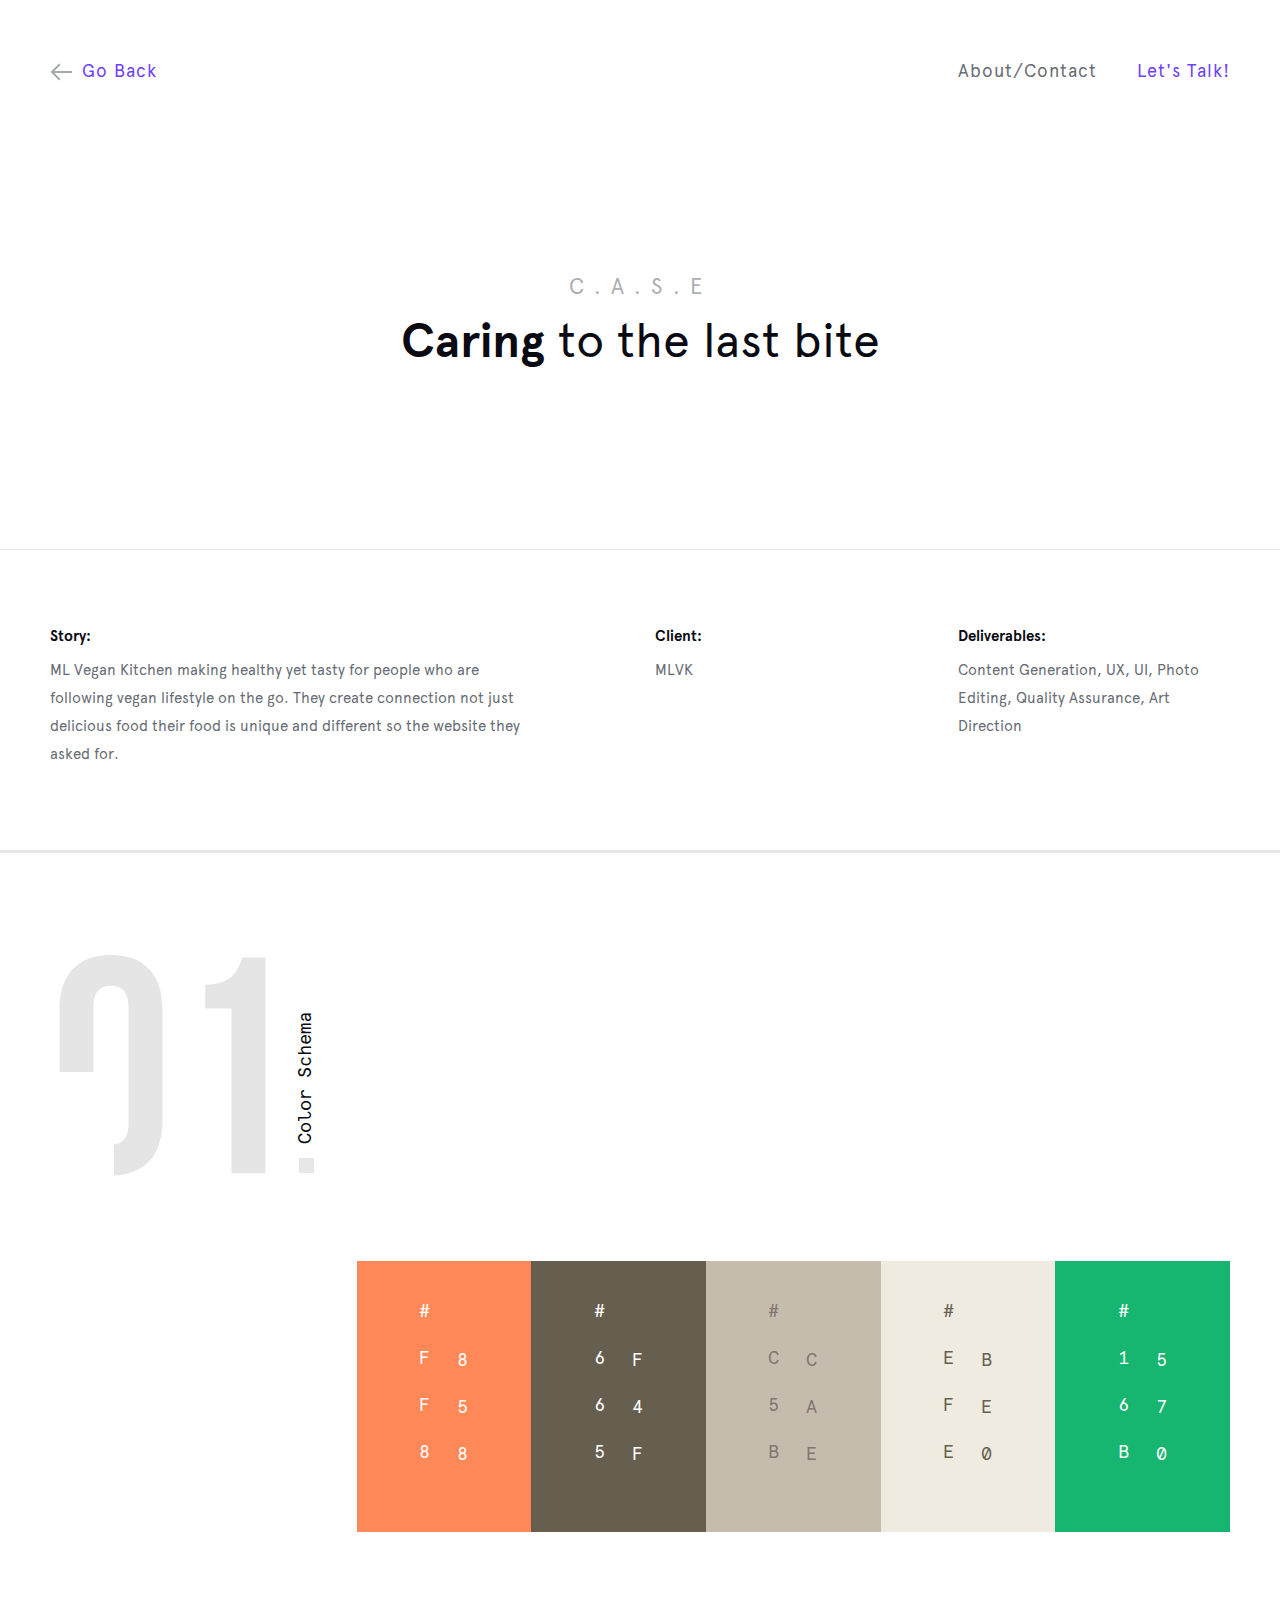
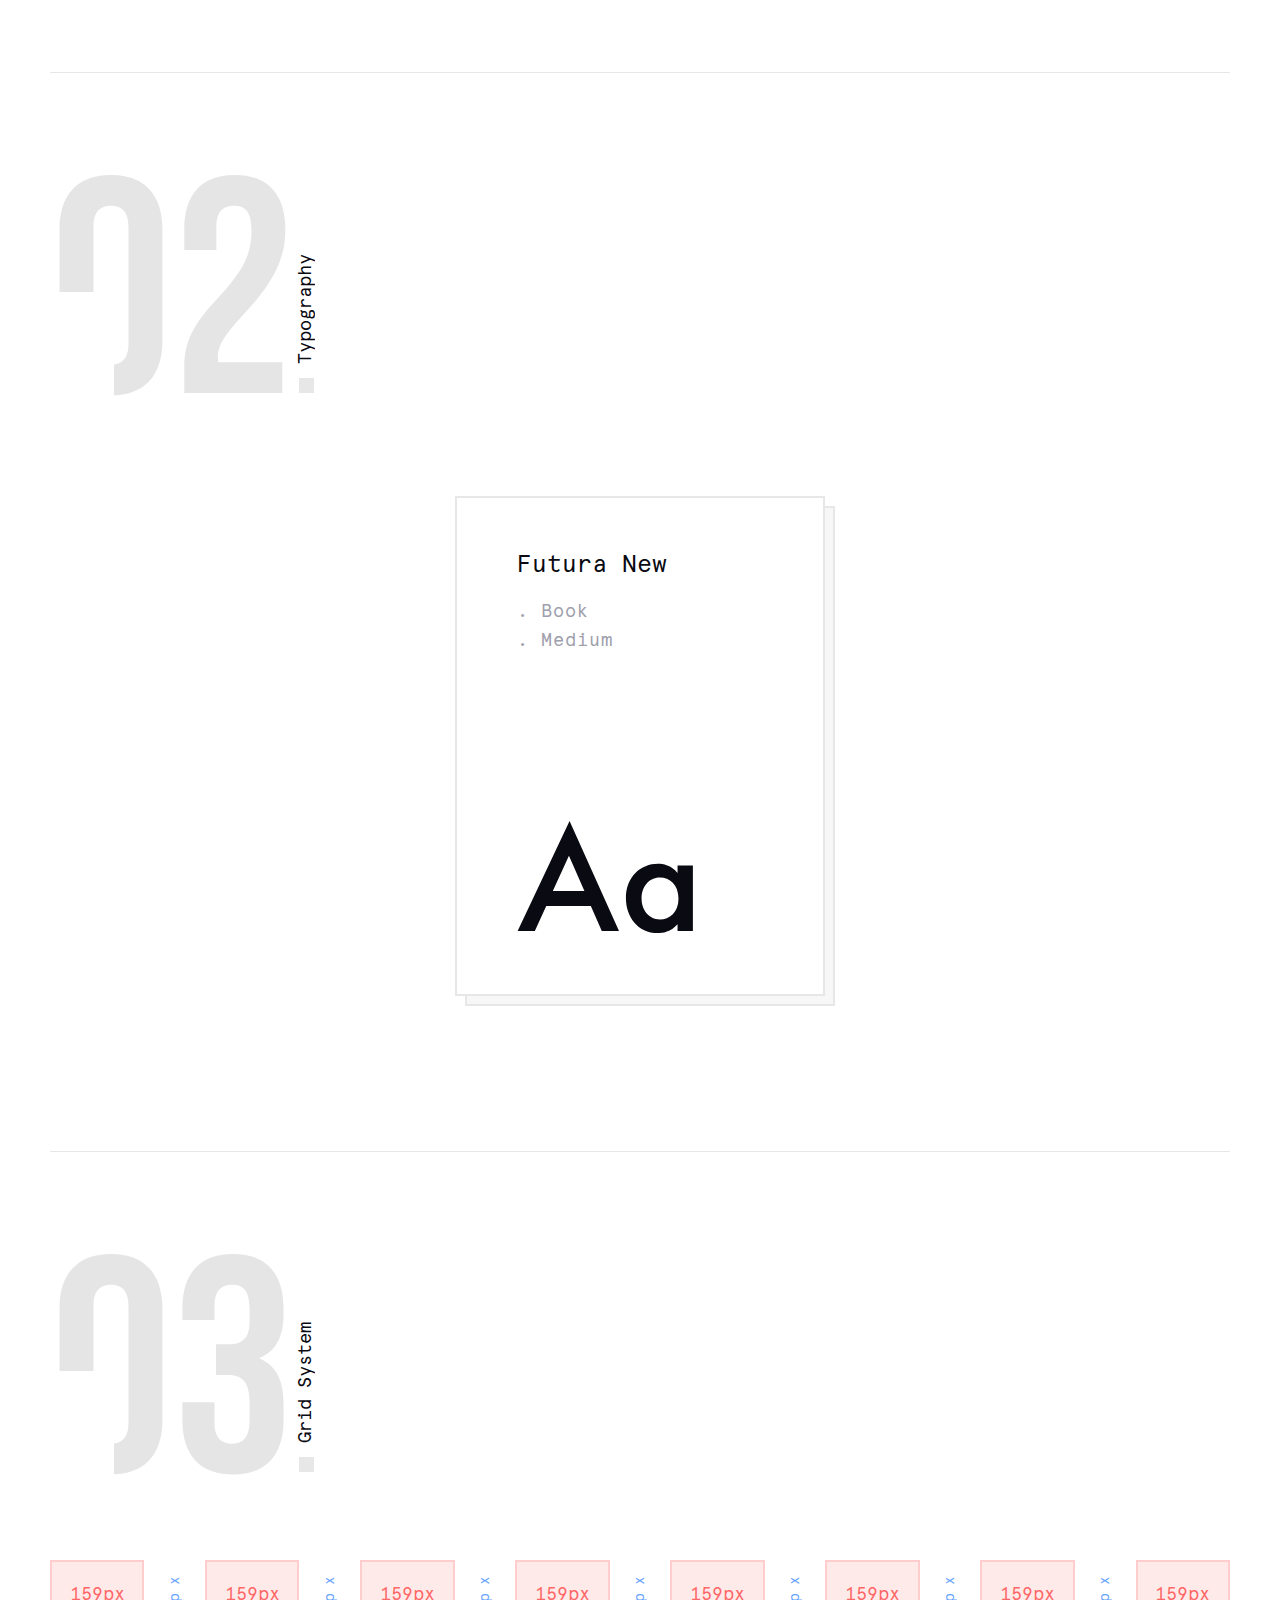
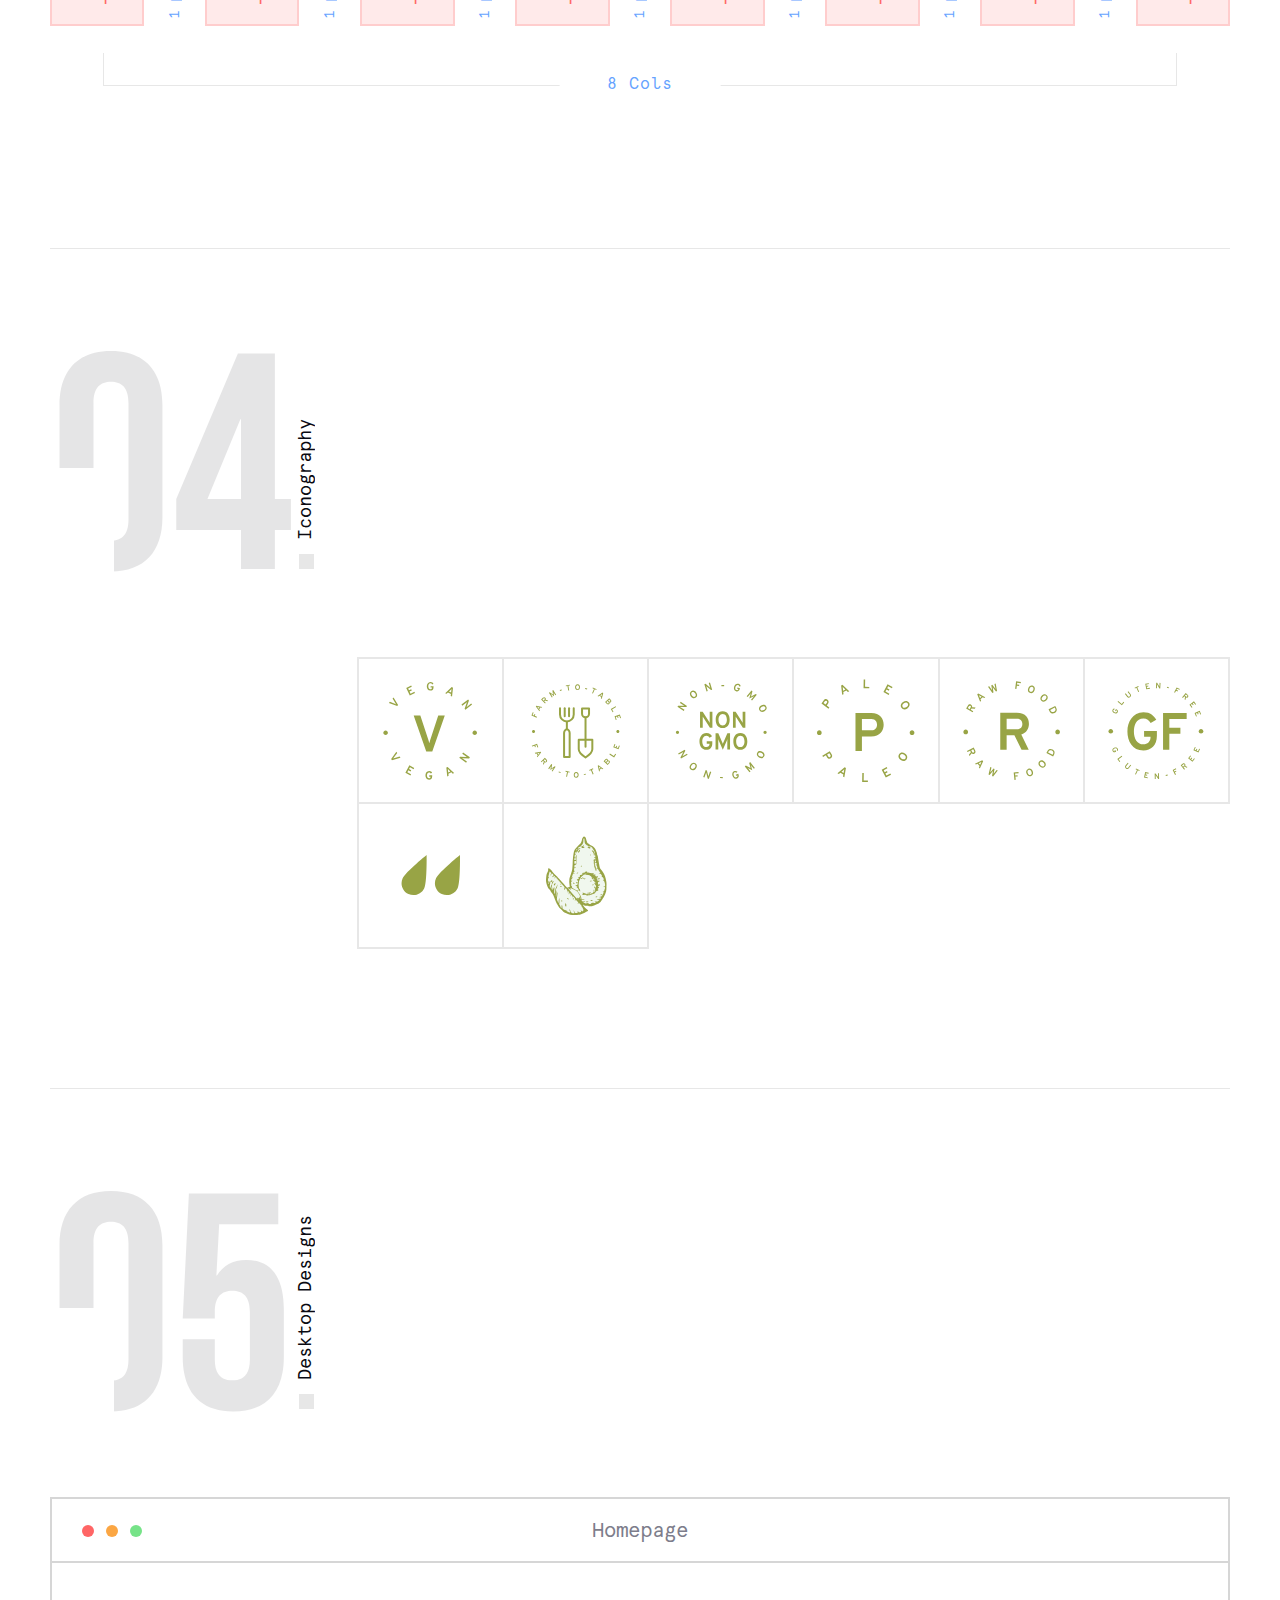
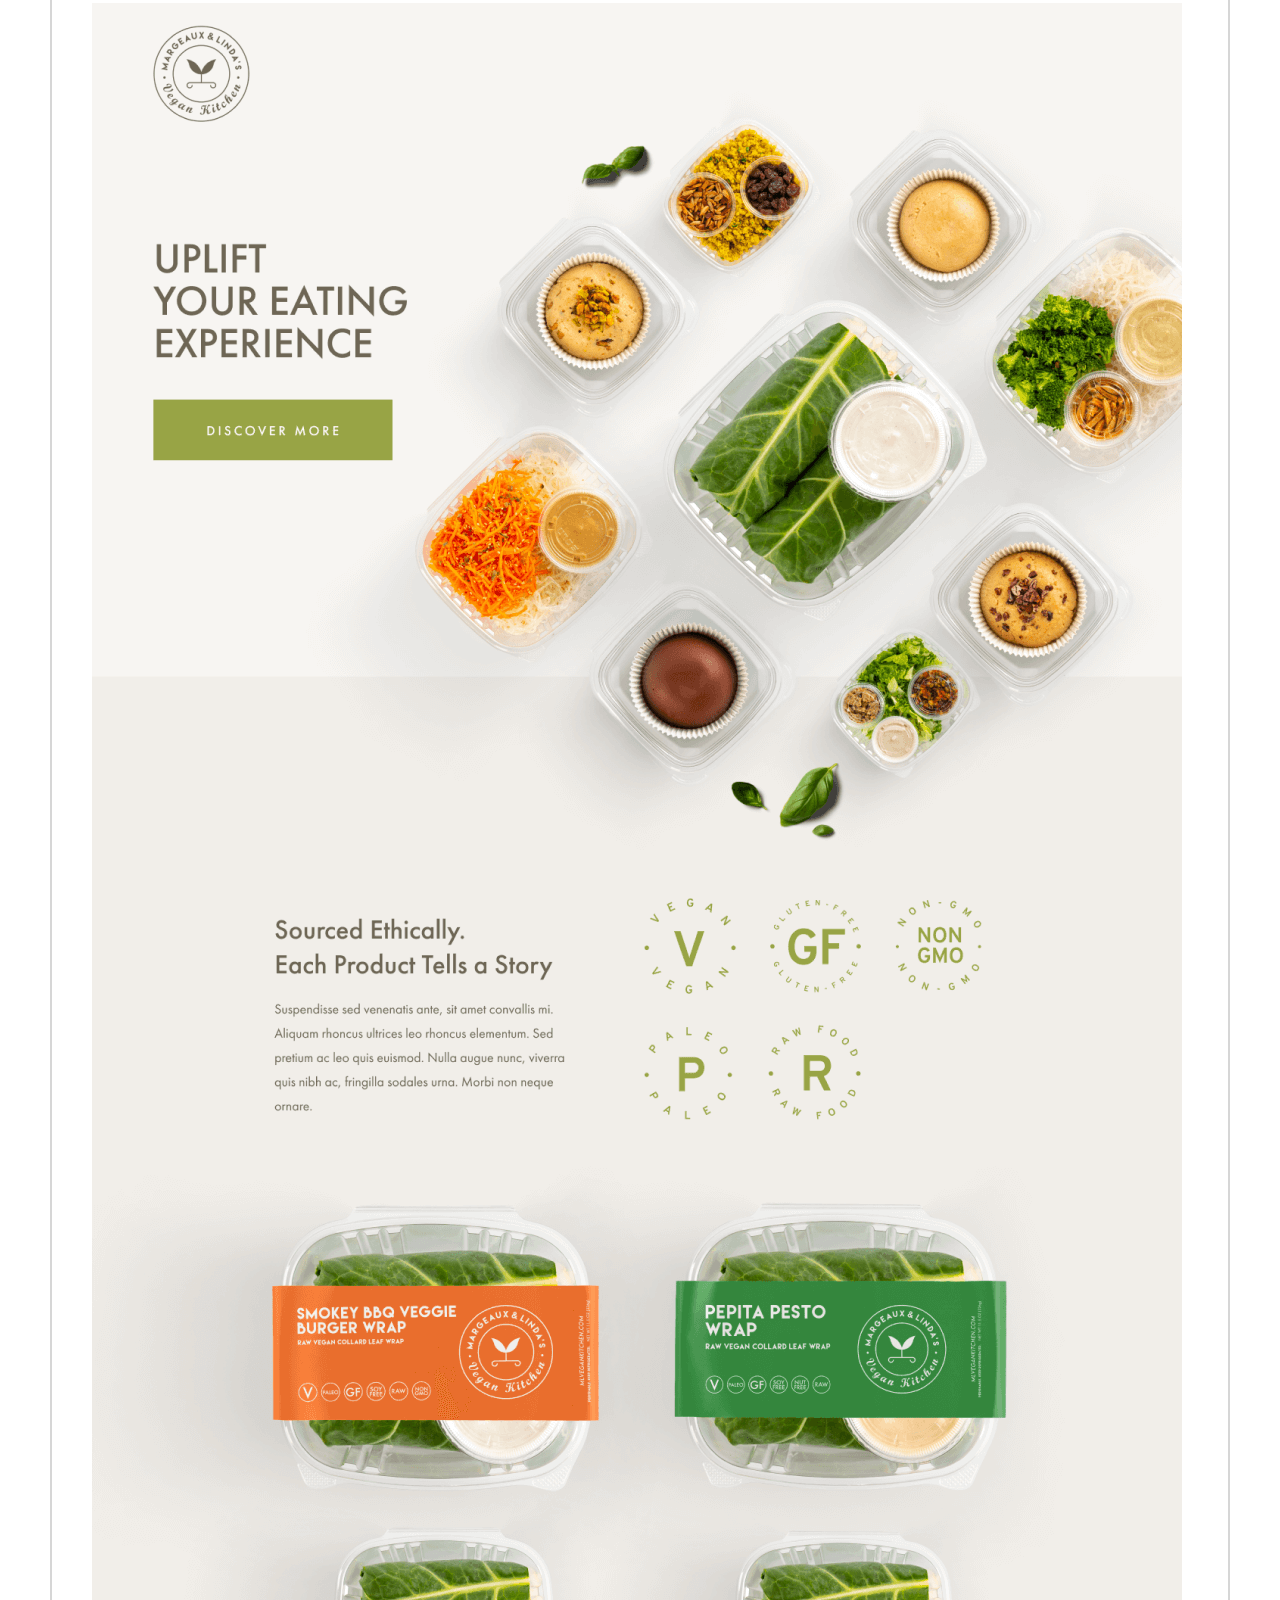
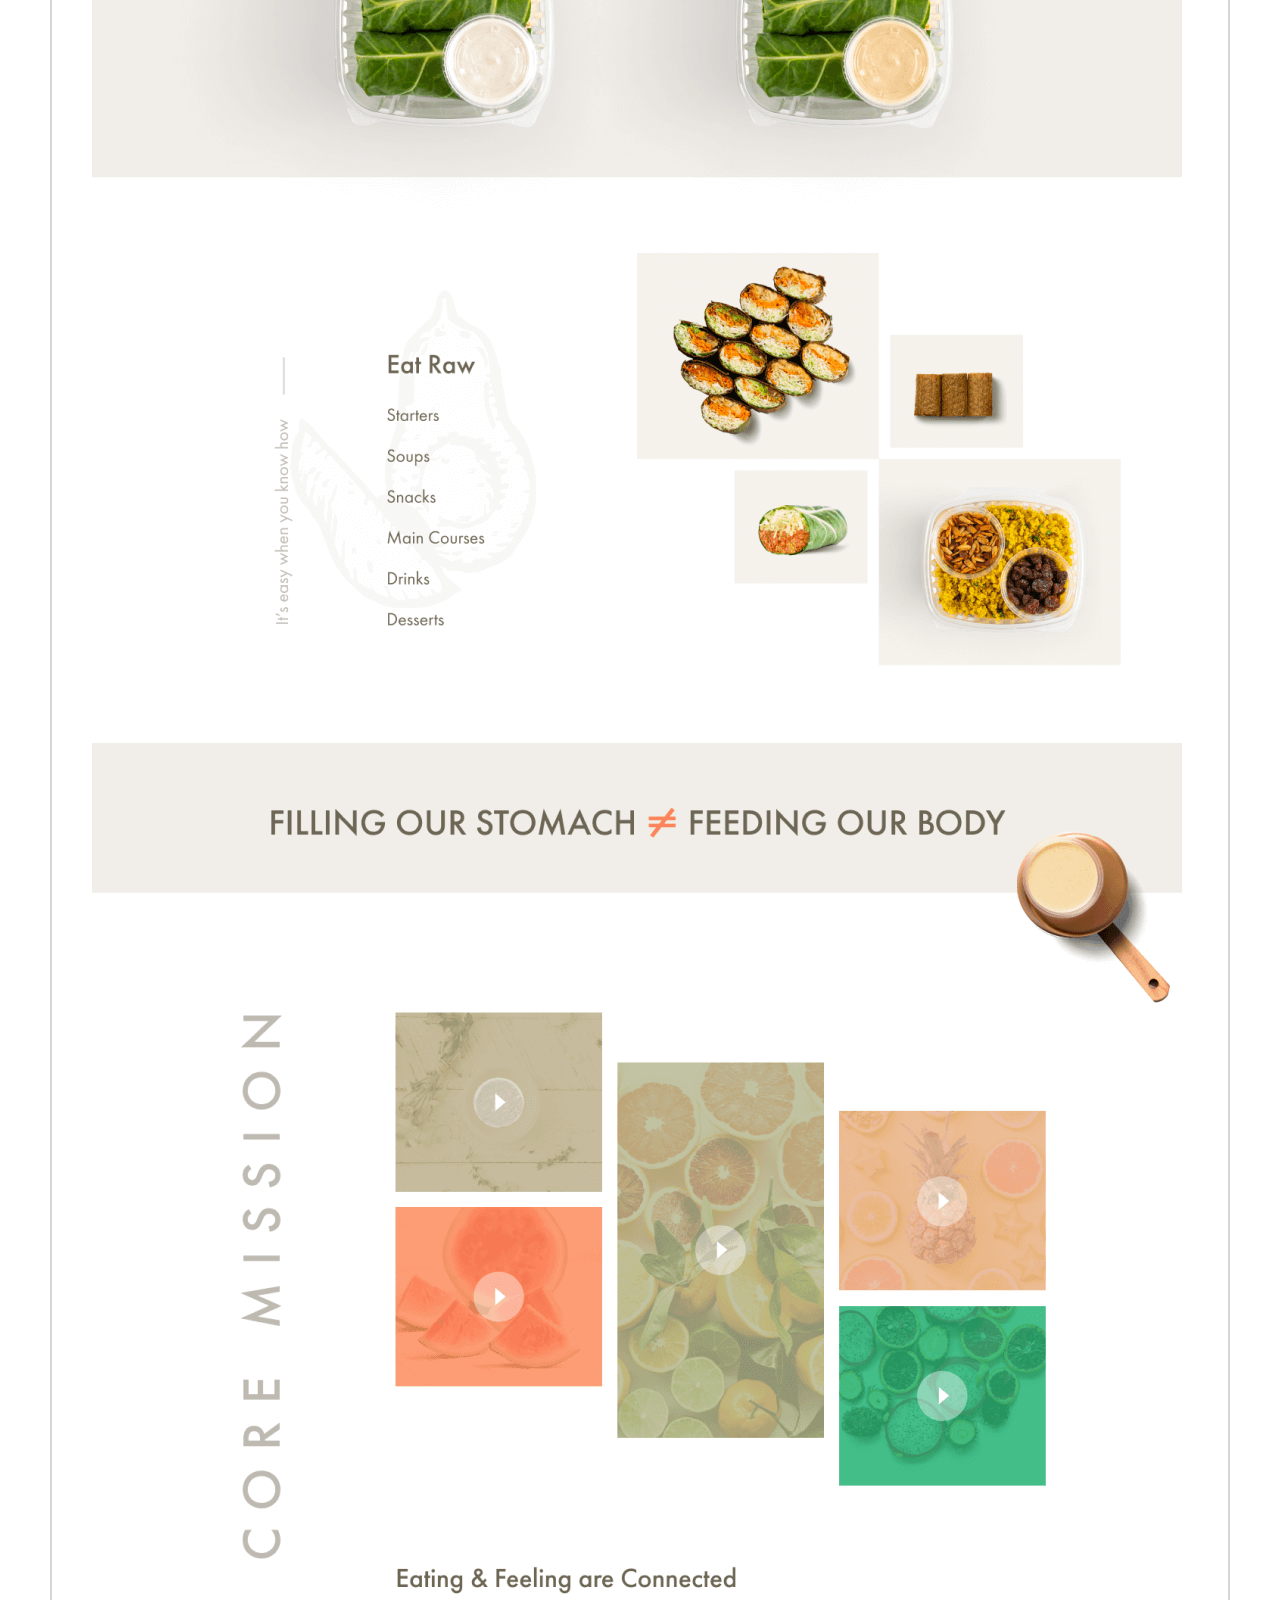
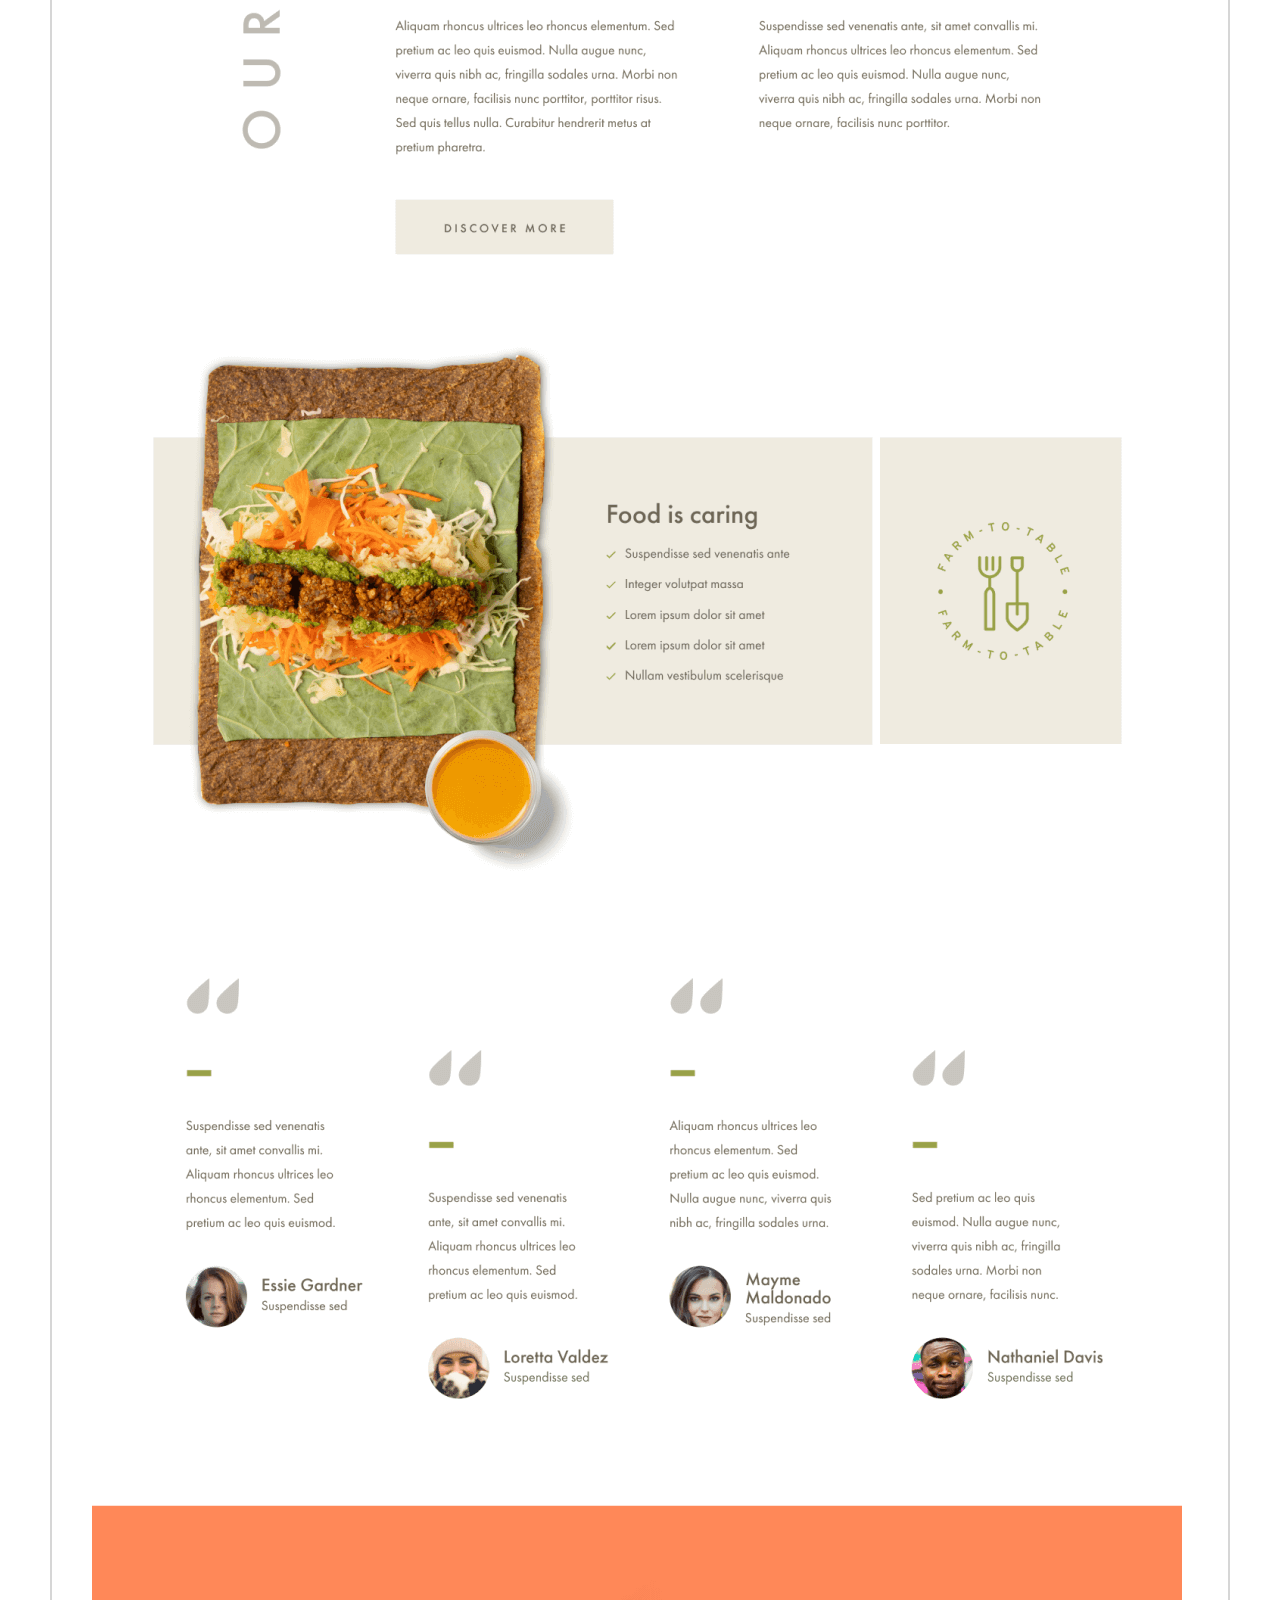
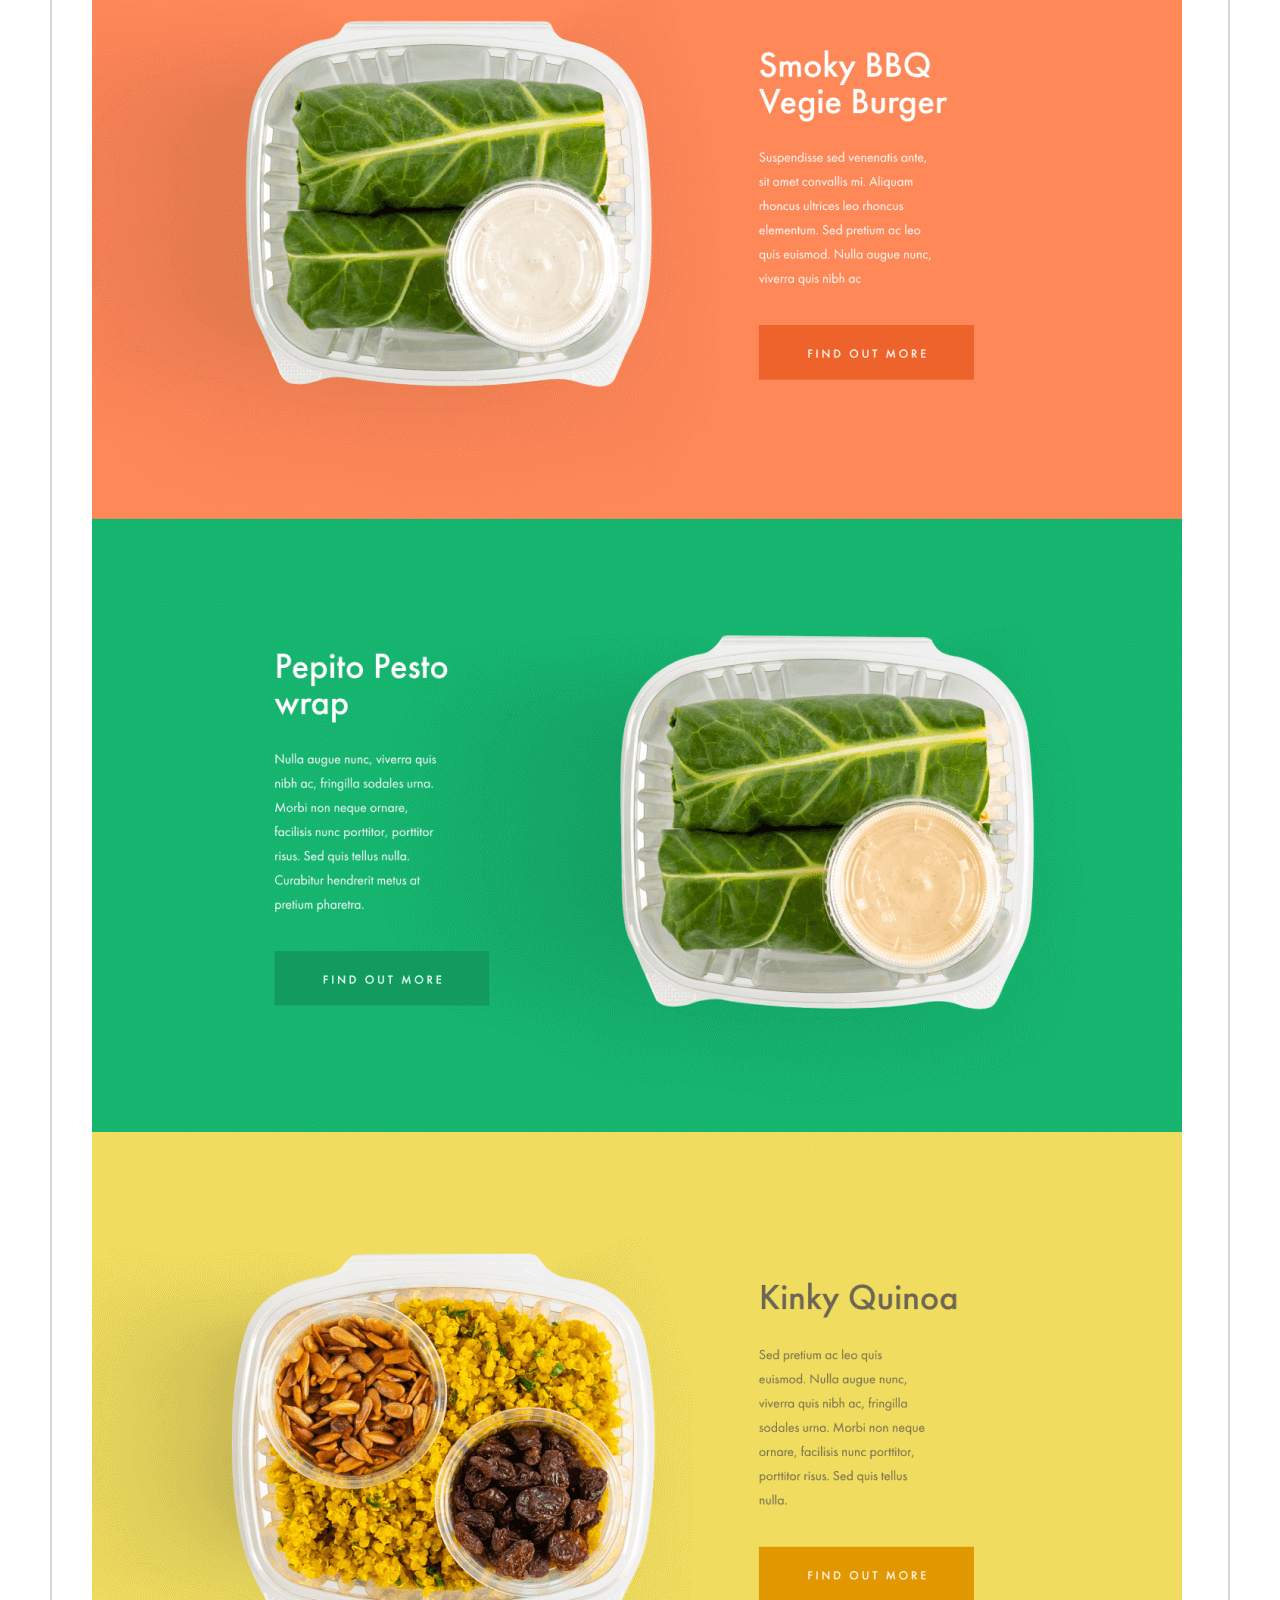
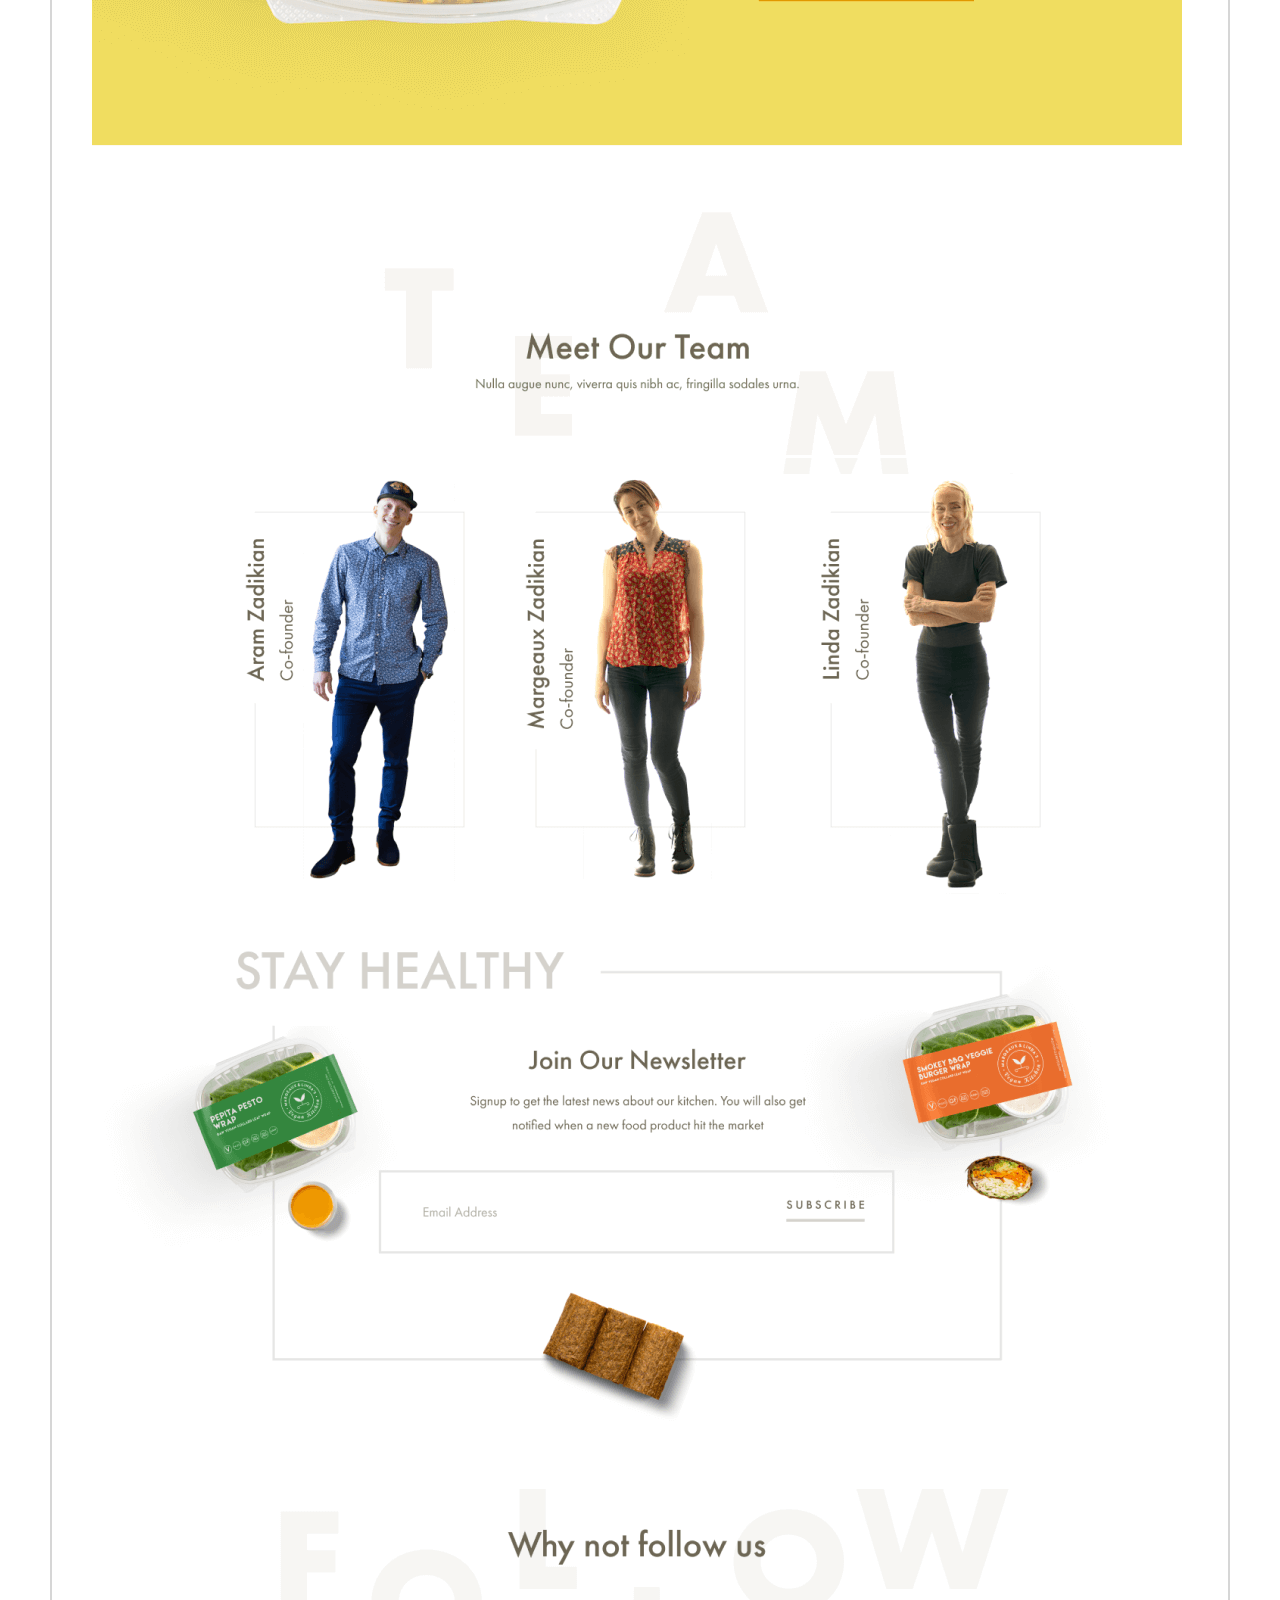
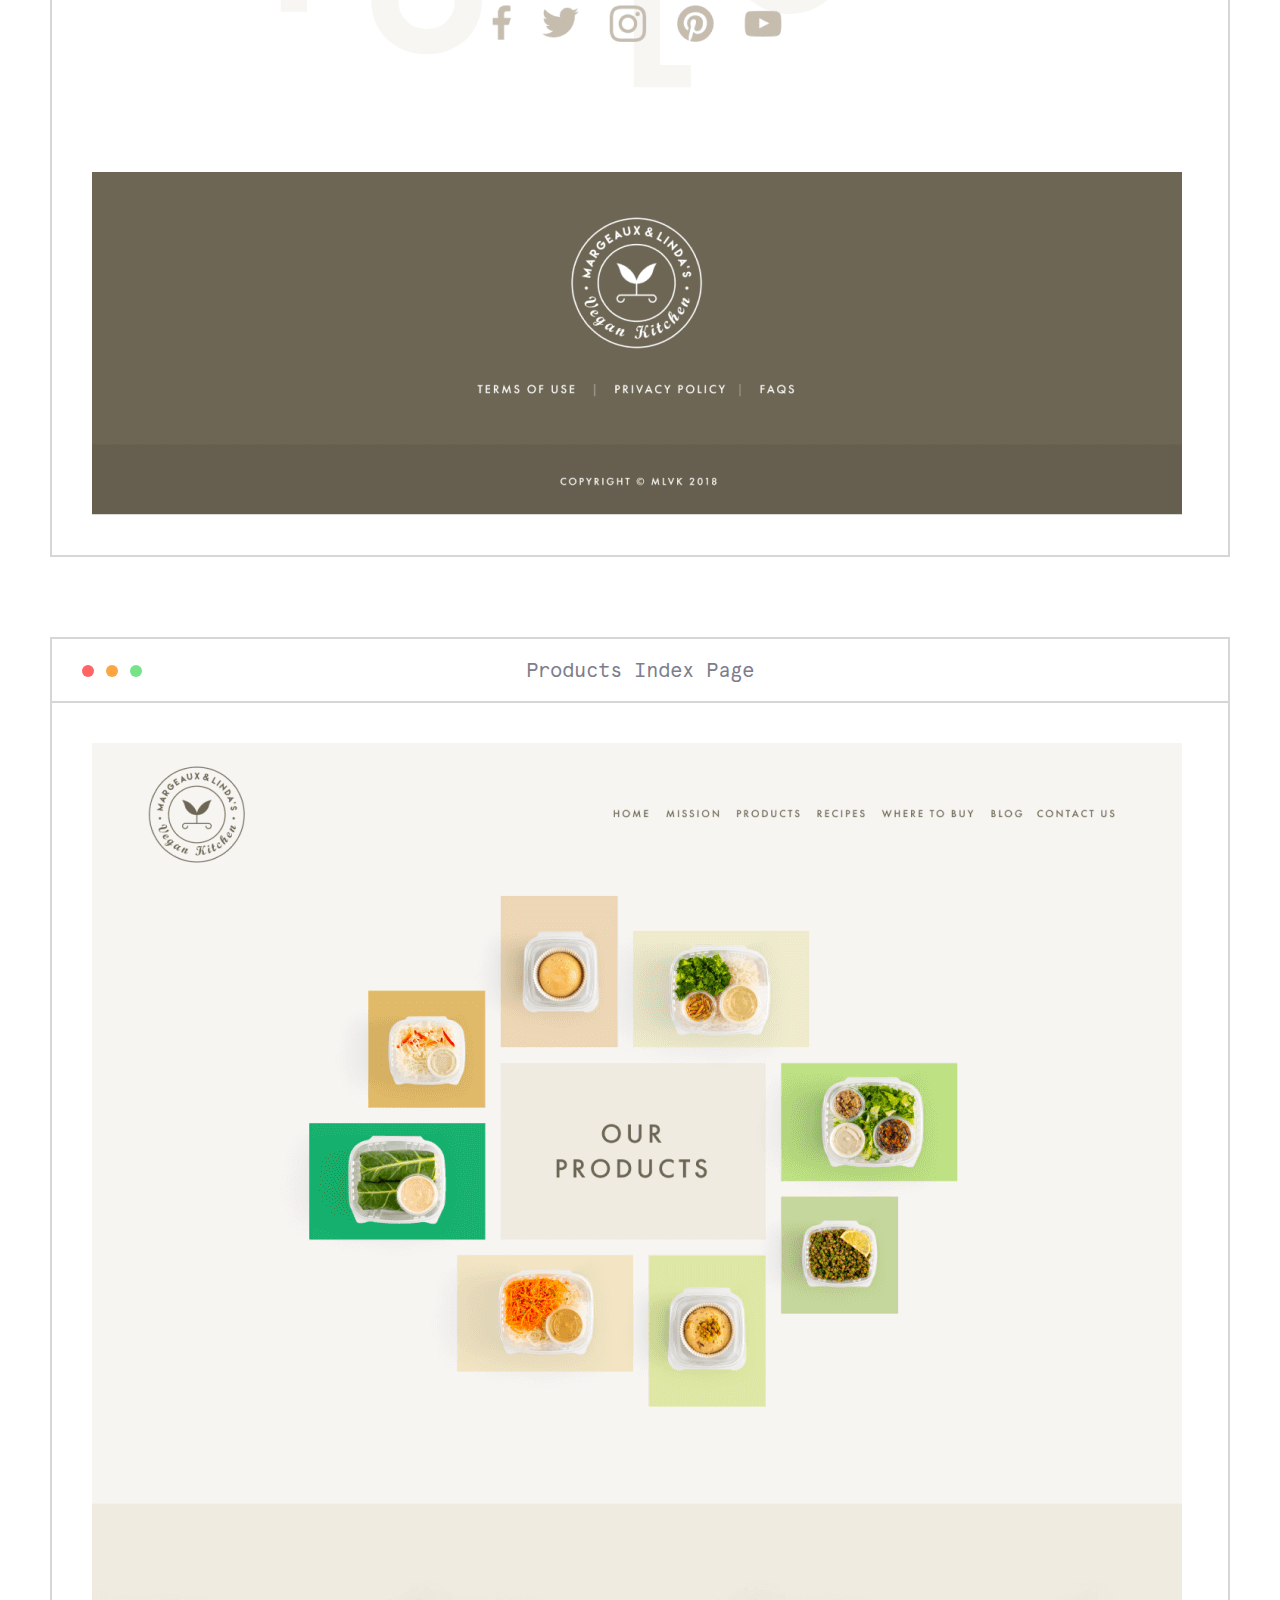
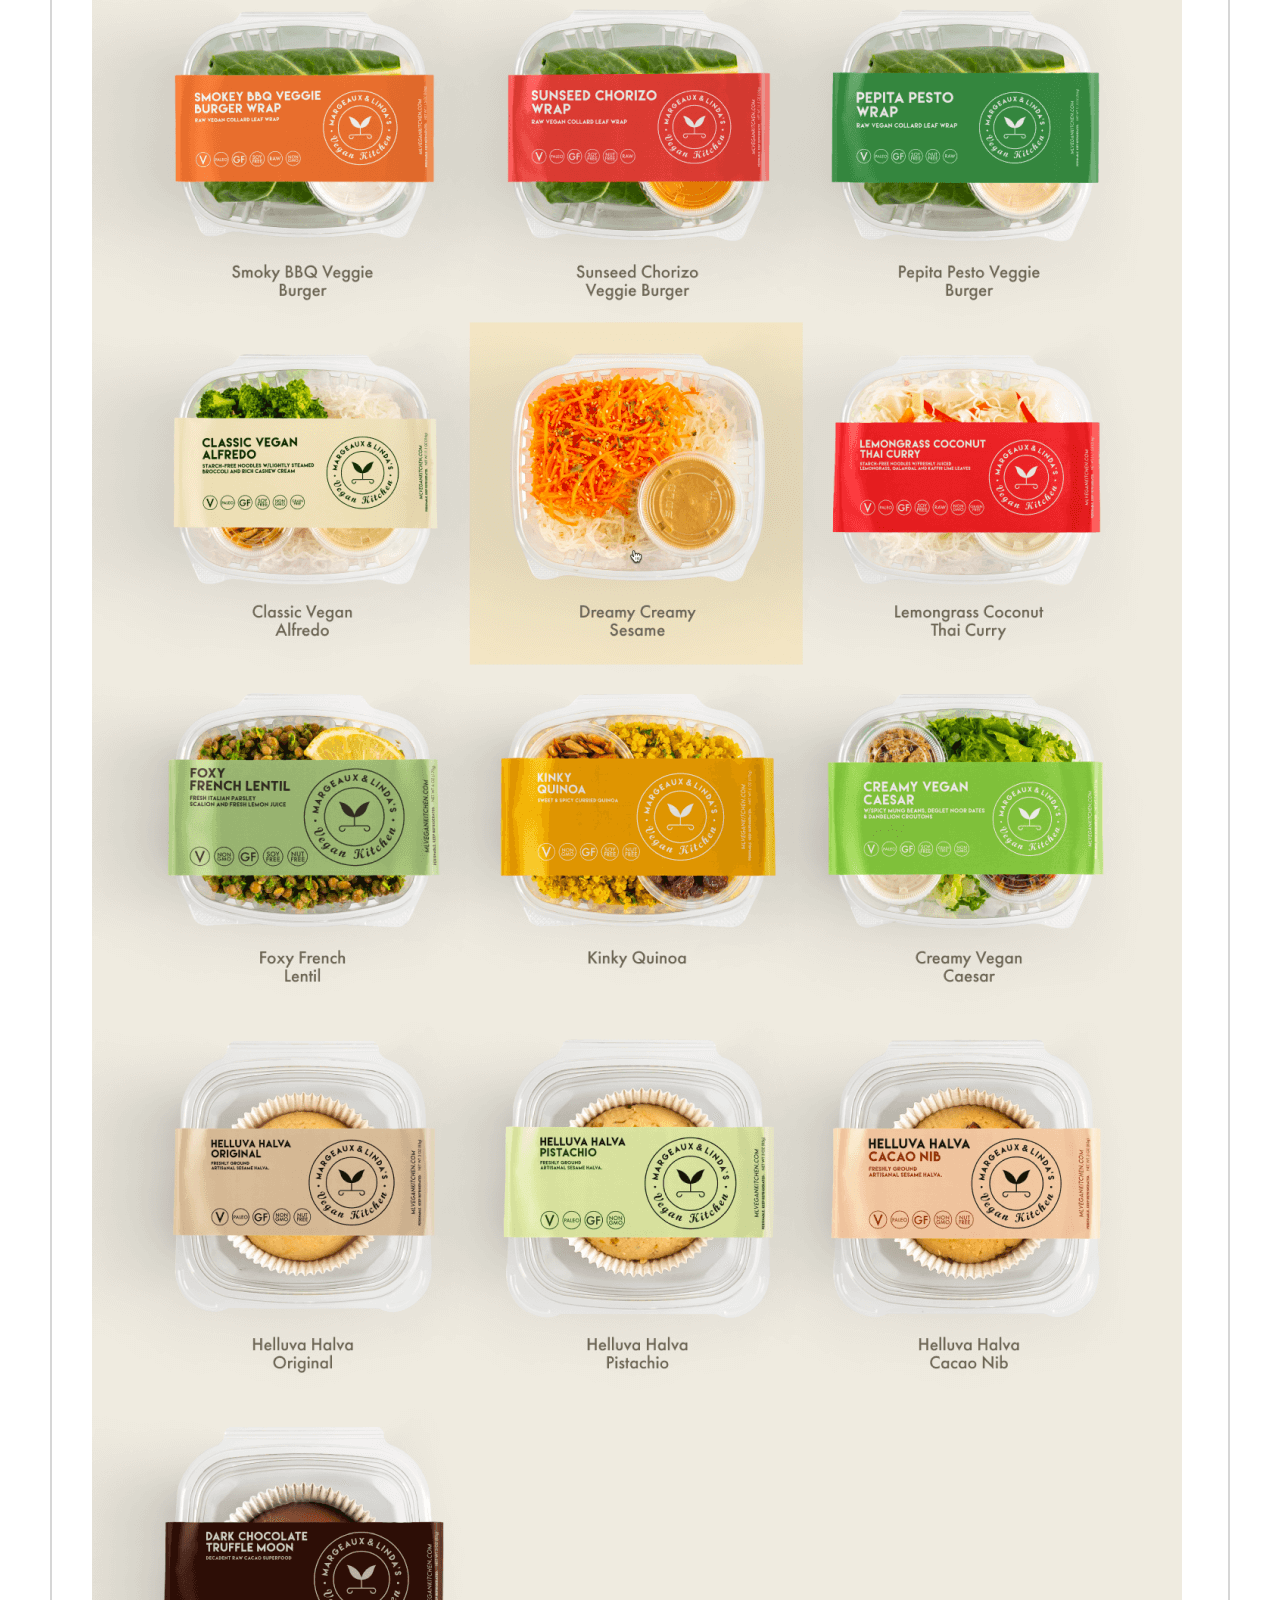
<file: mlvk.html>
<!DOCTYPE html>
<html lang="en">
  <head>
    <meta charset="UTF-8" />
    <meta name="viewport" content="width=device-width, initial-scale=1.0" />
    <meta http-equiv="X-UA-Compatible" content="ie=edge" />
    <title>Eslam El-Shereef Portfolio | MLVK</title>
    <!-- Bootstrap -->
    <link rel="stylesheet" href="css/bootstrap.css" />
    <!-- animate css -->
    <link rel="stylesheet" href="css/animate.css" />
    <!-- Favicon -->
    <link rel="icon" href="imgs/favicon.ico" type="image/png" />
    <!-- Owl Carousel -->
    <link rel="stylesheet" href="css/owl.carousel.min.css" />
    <link rel="stylesheet" href="css/owl.theme.default.min.css" />
    <!-- Css -->
    <link rel="stylesheet" href="css/style.css" />
  </head>
  <body>
    <!-- Star Navbar -->
    <nav class="navbar navbar-expand-lg navbar-light navbar-about">
      <div class="container">
        <a class="navbar-brand go-back" href="index.html">
          <img src="imgs/left-arrow.svg" alt="left-arrow" />
          Go Back
        </a>
        <button
          class="the-button"
          type="button"
          data-toggle="collapse"
          data-target="#navbarSupportedContent"
          aria-controls="navbarSupportedContent"
          aria-expanded="false"
          aria-label="Toggle navigation"
        >
          <span class="the-line"></span>
          <span class="the-line"></span>
        </button>

        <div class="collapse navbar-collapse" id="navbarSupportedContent">
          <ul class="navbar-nav ml-auto">
            <li class="nav-item">
              <a class="nav-link" href="about.html">About/Contact</a>
            </li>
            <li class="nav-item">
              <a class="nav-link talk" href="mailto:biz@eslamelshereef.com?subject=Business%20Inquiry">Let's Talk!</a>
            </li>
          </ul>
        </div>
      </div>
    </nav>
    <!-- End Navbar -->

    <!-- Start case -->
    <section class="case">
      <div class="container">
        <h3>C.A.S.E</h3>
        <h1><span>Caring</span> to the last bite</h1>
      </div>
    </section>
    <!-- End case -->

    <!-- Start Story -->
    <section class="story">
      <div class="container">
        <div class="row">
          <div class="col-lg-6 col-md-12">
            <h3>Story:</h3>
            <p class="story-text">
              ML Vegan Kitchen making healthy yet tasty for people who are following vegan lifestyle on the go. They create connection not just delicious food their food is unique and different so the website they asked for.
            </p>
          </div>
          <div class="col-lg-3 col-md-4">
            <h3>Client:</h3>
            <p>MLVK</p>
          </div>
          <div class="col-lg-3 col-md-6  mr-md-auto">
            <h3>Deliverables:</h3>
            <p>Content Generation, UX, UI, Photo Editing, Quality Assurance, Art Direction</p>
          </div>
        </div>
      </div>
    </section>
    <!-- End Story -->

    <!-- Start Color Schema -->
    <section class="color-schema">
      <div class="container">
        <div class="number">
          <h2 class="number-title">01</h2>
          <p class="number-text">Color Schema</p>
        </div>
        <div class="color">
          <div class="d-flex">
            <div
              style="background-color: #FF8858"
              class="flex-md-fill text-center"
            >
              <p>#FF8<span class="d-inline-block">858</span></p>
            </div>
            <div
              style="background-color: #665F4F"
              class="flex-md-fill text-center"
            >
              <p>#665<span class="d-inline-block">F4F</span></p>
            </div>
            <div
              style="background-color: #C5BCAE;color: #81766e;"
              class="flex-md-fill text-center"
            >
              <p>#C5B<span class="d-inline-block">CAE</span></p>
            </div>
            <div
              style="background-color: #EFEBE0;color: #665F4F;"
              class="flex-md-fill text-center"
            >
              <p>#EFE<span class="d-inline-block">BE0</span></p>
            </div>
            <div
              style="background-color: #16B570"
              class="flex-md-fill text-center"
            >
              <p>#16B<span class="d-inline-block">570</span></p>
            </div>
          </div>
        </div>
      </div>
    </section>
    <!-- End Color Schema -->

    <!-- Start Typography -->
    <section class="typography mlvk">
      <div class="container">
        <div class="number">
          <h2 class="number-title">02</h2>
          <p class="number-text">Typography</p>
        </div>
        <div class="fonts">
          <div class="font mx-auto mright">
            <div class="upper-f">
              <div class="font-type">
                <p>Futura New</p>
                <span>. Book</span>
                <span>. Medium</span>
              </div>
              <img src="imgs/mlvk/future.svg" alt="future-font" />
            </div>
            <div class="lower-f"></div>
          </div>
        </div>
      </div>
    </section>
    <!-- End Typography -->

    <!-- Start Grid System -->
    <section class="grid-system mlvk">
      <div class="container">
        <div class="grid-system-content">
          <div class="number">
            <h2 class="number-title">03</h2>
            <p class="number-text">Grid System</p>
          </div>
          <div class="grid">
            <div class="column">
              <p>159px</p>
            </div>
            <p class="grid-text">
              1px
            </p>
            <div class="column d-none d-lg-block">
              <p>159px</p>
            </div>
            <p class="grid-text d-none d-lg-block">
              1px
            </p>
            <div class="column d-none d-lg-block">
              <p>159px</p>
            </div>
            <p class="grid-text d-none d-lg-block">
              1px
            </p>
            <div class="column d-none d-lg-block">
              <p>159px</p>
            </div>
            <p class="grid-text d-none d-lg-block">
              1px
            </p>
            <div class="column d-none d-lg-block">
              <p>159px</p>
            </div>
            <p class="grid-text d-none d-lg-block">
              1px
            </p>
            <div class="column d-none d-lg-block">
              <p>159px</p>
            </div>
            <p class="grid-text d-none d-lg-block">
              1px
            </p>
            <div class="column d-none d-lg-block">
              <p>159px</p>
            </div>
            <p class="grid-text d-none d-lg-block">
              1px
            </p>
            <div class="column">
              <p>159px</p>
            </div>
          </div>
          <div class="column-info">
            <p>8 Cols</p>
          </div>
        </div>
      </div>
    </section>
    <!-- End Grid System -->

    <!-- Start Iconography -->
    <section class="iconography mlvk">
      <div class="container">
        <div class="number">
          <h2 class="number-title">04</h2>
          <p class="number-text">Iconography</p>
        </div>
        <div class="icons">
          <table>
            <tr>
              <td><img src="imgs/mlvk/VEGAN.svg" alt="VEGAN" /></td>
              <td><img src="imgs/mlvk/Farm-to-table-Badge.svg" alt="Farm-to-table-Badge" /></td>
              <td class="d-none d-md-table-cell"><img src="imgs/mlvk/NON-GMO.svg" alt="NON-GMO" /></td>
              <td class="d-none d-md-table-cell"><img src="imgs/mlvk/Paleo.svg" alt="Paleo" /></td>
              <td class="d-none d-lg-table-cell"><img src="imgs/mlvk/Raw-food.svg" alt="Raw-food" /></td>
              <td class="d-none d-lg-table-cell"><img src="imgs/mlvk/Gluten-Free.svg" alt="Gluten-Free" /></td>
            </tr>
            <tr>
              <td class="d-lg-none d-table-cell d-sm-none"><img src="imgs/mlvk/Raw-food.svg" alt="Locally-Grown" /></td>
              <td class="d-lg-none d-table-cell d-sm-none"><img src="imgs/mlvk/Gluten-Free.svg" alt="Organic-hemp" /></td>
              <td class="d-none d-md-table-cell"><img src="imgs/mlvk/Combined-Shape.svg" alt="Combined-Shape" /></td>
              <td class="d-none d-md-table-cell"><img src="imgs/mlvk/Avocado.svg" alt="Avocado" /></td>
              <td class="d-sm-table-cell d-md-none"><img src="imgs/mlvk/NON-GMO.svg" alt="flag" /></td>
              <td class="d-sm-table-cell d-md-none"><img src="imgs/mlvk/Paleo.svg" alt="Non-THC" /></td>
            </tr>
            <tr>
              <td class="d-sm-table-cell d-md-none"><img src="imgs/mlvk/Raw-food.svg" alt="Locally-Grown" /></td>
              <td class="d-sm-table-cell d-md-none"><img src="imgs/mlvk/Gluten-Free.svg" alt="Organic-hemp" /></td>
            </tr>
            <tr>
              <td class="d-sm-table-cell d-md-none"><img src="imgs/mlvk/Combined-Shape.svg" alt="Non-GMO" /></td>
              <td class="d-sm-table-cell d-md-none"><img src="imgs/mlvk/Avocado.svg" alt="Canada" /></td>
            </tr>
          </table>
        </div>
      </div>
    </section>
    <!-- End Iconography -->

    <!-- Start Desktop Design -->
    <section class="desktop-design">
      <div class="container">
        <div class="number">
          <h2 class="number-title">05</h2>
          <p class="number-text">Desktop Designs</p>
        </div>
        <div class="browsers">
          <div class="browser">
            <div class="browser-head">
              Homepage
              <div class="browser-icons">
                <span style="background-color: #FF6565"></span>
                <span style="background-color: #FBA643"></span>
                <span style="background-color: #76E388"></span>
              </div>
            </div>
            <div class="browser-body">
              <div class="home-1 text-center">
                <img src="imgs/mlvk/MLVK-Home1.png" alt="" />
              </div>
              <div class="home-2 text-center">
                <img src="imgs/mlvk/MLVK-Home2.png" alt="" />
              </div>
              <div class="home-3 text-center">
                <img src="imgs/mlvk/MLVK-Home3.png" alt="" />
              </div>
              <div class="home-4 text-center">
                <img src="imgs/mlvk/MLVK-Home4.png" alt="" />
              </div>
            </div>
          </div>
          <div class="browser">
            <div class="browser-head">
              Products Index Page
              <div class="browser-icons">
                <span style="background-color: #FF6565"></span>
                <span style="background-color: #FBA643"></span>
                <span style="background-color: #76E388"></span>
              </div>
            </div>
            <div class="browser-body">
              <div class="home-1 text-center">
                <img src="imgs/mlvk/Products.png" alt="" />
              </div>
            </div>
          </div>
          <div class="browser">
            <div class="browser-head">
              About Us
              <div class="browser-icons">
                <span style="background-color: #FF6565"></span>
                <span style="background-color: #FBA643"></span>
                <span style="background-color: #76E388"></span>
              </div>
            </div>
            <div class="browser-body">
              <div class="home-1 text-center">
                <img src="imgs/mlvk/AboutUs1.png" alt="" />
              </div>
              <div class="home-2 text-center">
                <img src="imgs/mlvk/AboutUs2.png" alt="" />
              </div>
            </div>
          </div>         
          <div class="browser">
            <div class="browser-head">
              Contact Us
              <div class="browser-icons">
                <span style="background-color: #FF6565"></span>
                <span style="background-color: #FBA643"></span>
                <span style="background-color: #76E388"></span>
              </div>
            </div>
            <div class="browser-body">
              <div class="home-1 text-center">
                <img src="imgs/mlvk/ContactUs.png" alt="" />
              </div>
            </div>
          </div>
          <div class="browser">
            <div class="browser-head">
              Where to buy
              <div class="browser-icons">
                <span style="background-color: #FF6565"></span>
                <span style="background-color: #FBA643"></span>
                <span style="background-color: #76E388"></span>
              </div>
            </div>
            <div class="browser-body">
              <div class="home-1 text-center">
                <img src="imgs/mlvk/Where-to-buy.png" alt="" />
              </div>
            </div>
          </div>
          <div class="browser">
            <div class="browser-head">
              Product detail page
              <div class="browser-icons">
                <span style="background-color: #FF6565"></span>
                <span style="background-color: #FBA643"></span>
                <span style="background-color: #76E388"></span>
              </div>
            </div>
            <div class="browser-body">
              <div class="home-1 text-center">
                <img src="imgs/mlvk/ProductDetails1.png" alt="" />
              </div>
              <div class="home-2 text-center">
                <img src="imgs/mlvk/ProductDetails2.png" alt="" />
              </div>
            </div>
          </div>
        </div>
      </div>
    </section>
    <!-- End Desktop Design -->

    <!-- Start Mobile Design -->
    <section class="mobile-design">
      <div class="container">
        <div class="number">
          <h2 class="number-title">06</h2>
          <p class="number-text">Mobile Designs</p>
        </div>
        <div class="designs">
          <div class="d-flex justify-content-around">
            <div class="mobile-frame">
              <img src="imgs/Mobile-Frame.svg" alt="">
              <div class="image">
                <img src="imgs/mlvk/mobile-1.png" alt="">
              </div>
            </div>
            <div class="mobile-frame d-none d-md-block d-sm-block">
              <img src="imgs/Mobile-Frame.svg" alt="">
              <div class="image">
                <img src="imgs/mlvk/mobile-2.png" alt="">
              </div>
            </div>
          </div>
          <div class="d-flex justify-content-around">
            <div class="mobile-frame">
              <img src="imgs/Mobile-Frame.svg" alt="">
              <div class="image">
                <img src="imgs/mlvk/mobile-3.png" alt="">
              </div>
            </div>
            <div class="mobile-frame d-none d-md-block d-sm-block">
              <img src="imgs/Mobile-Frame.svg" alt="">
              <div class="image">
                <img src="imgs/mlvk/mobile-4.png" alt="">
              </div>
            </div>
          </div>
          <div class="d-flex justify-content-around">
            <div class="mobile-frame">
              <img src="imgs/Mobile-Frame.svg" alt="">
              <div class="image">
                <img src="imgs/mlvk/mobile-5.png" alt="">
              </div>
            </div>
            <div class="mobile-frame d-none d-md-block d-sm-block">
              <img src="imgs/Mobile-Frame.svg" alt="">
              <div class="image">
                <img src="imgs/mlvk/mobile-6.png" alt="">
              </div>
            </div>
          </div>
          <div class="d-flex justify-content-around">
            <div class="mobile-frame">
              <img src="imgs/Mobile-Frame.svg" alt="">
              <div class="image">
                <img src="imgs/mlvk/mobile-7.png" alt="">
              </div>
            </div>
            <div class="mobile-frame d-none d-md-block d-sm-block">
              <img src="imgs/Mobile-Frame.svg" alt="">
              <div class="image">
                <img src="imgs/mlvk/mobile-8.png" alt="">
              </div>
            </div>
          </div>
        </div>
      </div>
    </section>
    <!-- End Mobile Design -->

    <!-- Start Extra Elements -->
    <section class="extra-elements">
      <div class="container">
        <div class="number">
          <h2 class="number-title">07</h2>
          <p class="number-text">Extra Elements</p>
        </div>
        <div class="extra">
          <div><img src="imgs/mlvk/Extra1.png" alt=""></div>
          <div><img src="imgs/mlvk/Extra2.png" alt=""></div>
          <div><img src="imgs/mlvk/Extra3.png" alt=""></div>
        </div>
      </div>
    </section>
    <!-- End Extra Elements -->

    <!-- Start Thanks -->
    <section class="thanks text-center">
      <div class="container">
        <img src="imgs/Logo-Symbol.svg" alt="">
        <h2><span>Thanks</span><br>For Watching</h2>
      </div>
    </section>
    <!-- End Thanks -->

    <!-- Start Work Together -->
    <section id="work-together">
      <div class="container">
        <div class="row">
          <div class="col-lg-5 offset-lg-2 col-md-6">
            <p>Have a project?</p>
            <h3>Let’s Work Together</h3>
          </div>
          <div class="col-lg-5 offset-lg-0 col-md-5 offset-md-1">
            <a
              href="mailto:biz@eslamelshereef.com?subject=Business%20Inquiry"
              class="btn talk"
              >Let's Talk!</a
            >
          </div>
        </div>
      </div>
    </section>
    <!-- End Work Together -->

    <!-- Start latest Projects -->
    <div id="latest-projects" class="text-center">
      <div class="container">
        <h2>More Projects…</h2>
        <div class="owl-carousel owl-theme boxes" id="owl-slider">
          <a href="instadiet.html" class="box">
            <div class="wow fadeInUp" data-wow-duration="2s">
              <img
                src="imgs/Instadiet-small.png"
                class="img-fluid"
                alt="Instadiet"
              />
            </div>
          </a>
          <a href="curtis.html" class="box">
            <div class="wow fadeInUp" data-wow-duration="2s" data-wow-delay="0.4s">
              <img src="imgs/Curtis-small.png" class="img-fluid" alt="Curtis" />
            </div>
          </a>
          <a href="okanagan.html" class="box">
            <div class="wow fadeInUp" data-wow-duration="2s" data-wow-delay="0.8s">
              <img
                src="imgs/Okanagan-small.png"
                class="img-fluid"
                alt="Okanagan"
              />
            </div>
          </a>
          <a href="fansaved.html" class="box">
            <div class="wow fadeInUp" data-wow-duration="2s">
              <img
                src="imgs/Fansaved-small.png"
                class="img-fluid"
                alt="Fansaved"
              />
            </div>
          </a>
        </div>
      </div>
    </div>
    <!-- End latest Projects -->

    <!-- Start Footer -->
    <footer id="main-footer" class="text-center">
      <div class="social-icons">
        <a href="https://dribbble.com/eslam-elshereef" target="_blank"
          >Dribbble</a
        >
        <a href="https://www.behance.net/eslamelshereef" target="_blank"
          >Behance</a
        >
        <a href="https://www.instagram.com/eslamwebby/" target="_blank"
          >Instagram</a
        >
      </div>
      <p>&copy; 2019 - Eslam ElShereef</p>
    </footer>
    <!-- End Footer -->

    <!-- Start Scroll-to-top -->
    <div class="scroll-to-top text-center">
      <svg
        width="17"
        height="22"
        viewBox="0 0 17 22"
        fill="none"
        xmlns="http://www.w3.org/2000/svg"
      >
        <path d="M8.5 21.5V1.5" stroke="white" />
        <path
          d="M1.5 8.5L8.5 1.5L15.5 8.5"
          stroke="white"
          stroke-linecap="square"
        />
      </svg>
    </div>
    <!-- End Scroll-to-top -->

    <!-- jquery.js -->
    <script src="js/jquery-3.4.1.min.js"></script>
    <!-- popper.js -->
    <script src="js/popper.min.js"></script>
    <!-- Bootstrap -->
    <script src="js/bootstrap.min.js"></script>
    <!-- Owl Carousel -->
    <script src="js/owl.carousel.min.js"></script>
    <script src="js/wow.min.js"></script>
    <script>
      new WOW().init();
    </script>
    <!-- my javascript file -->
    <script src="js/main.js"></script>
  </body>
</html>
</file>
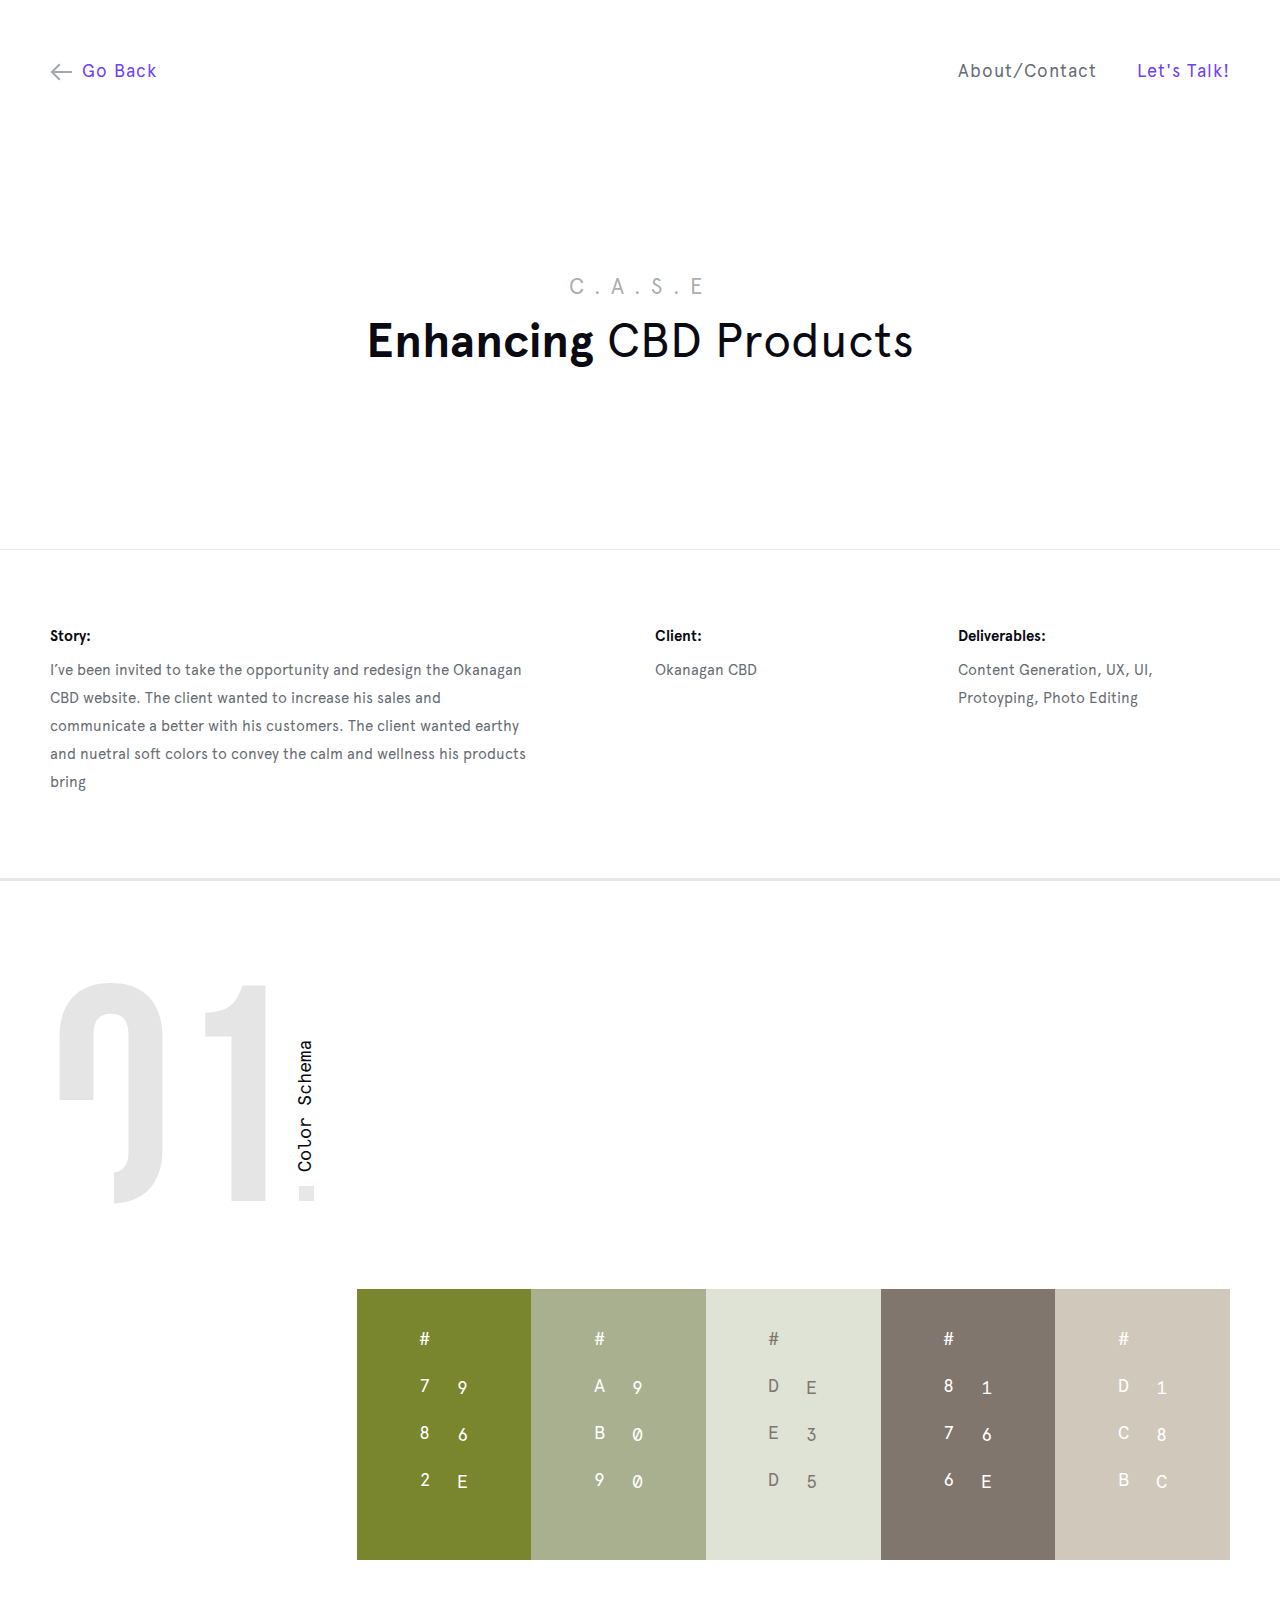
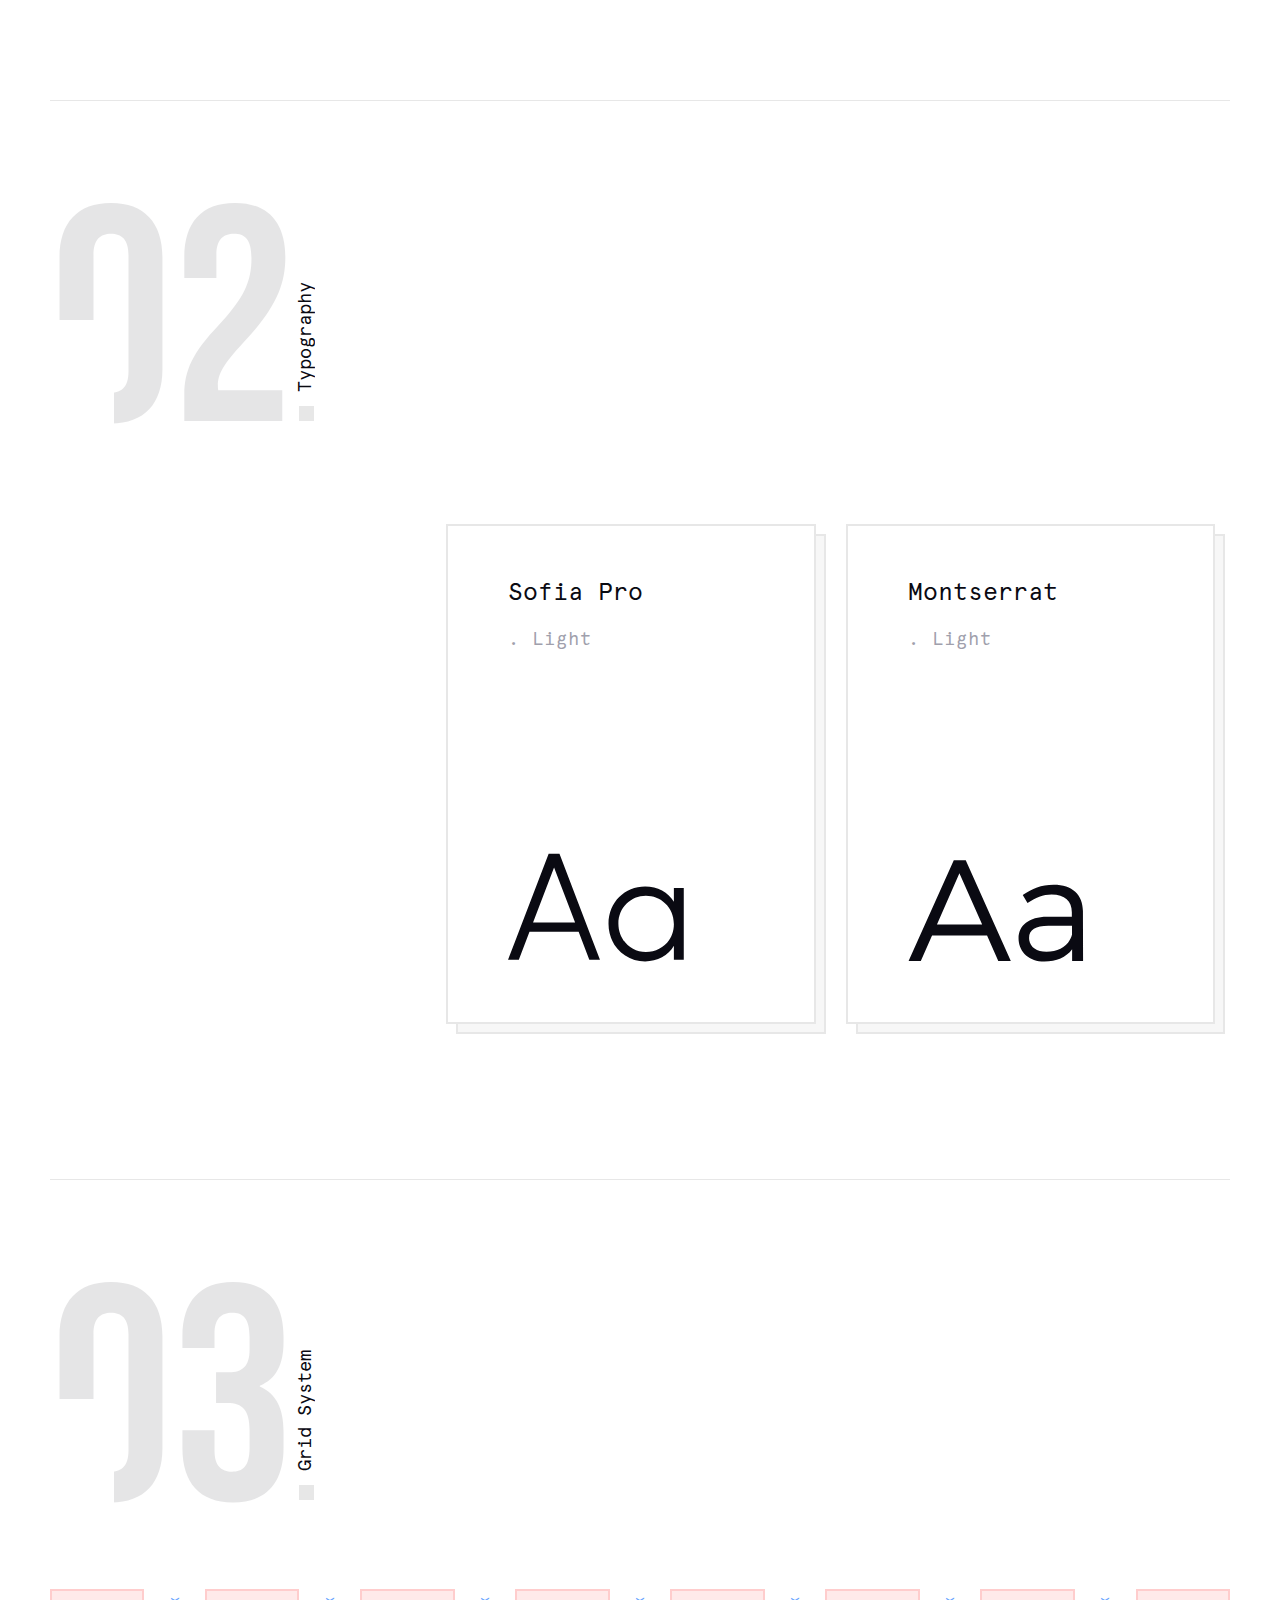
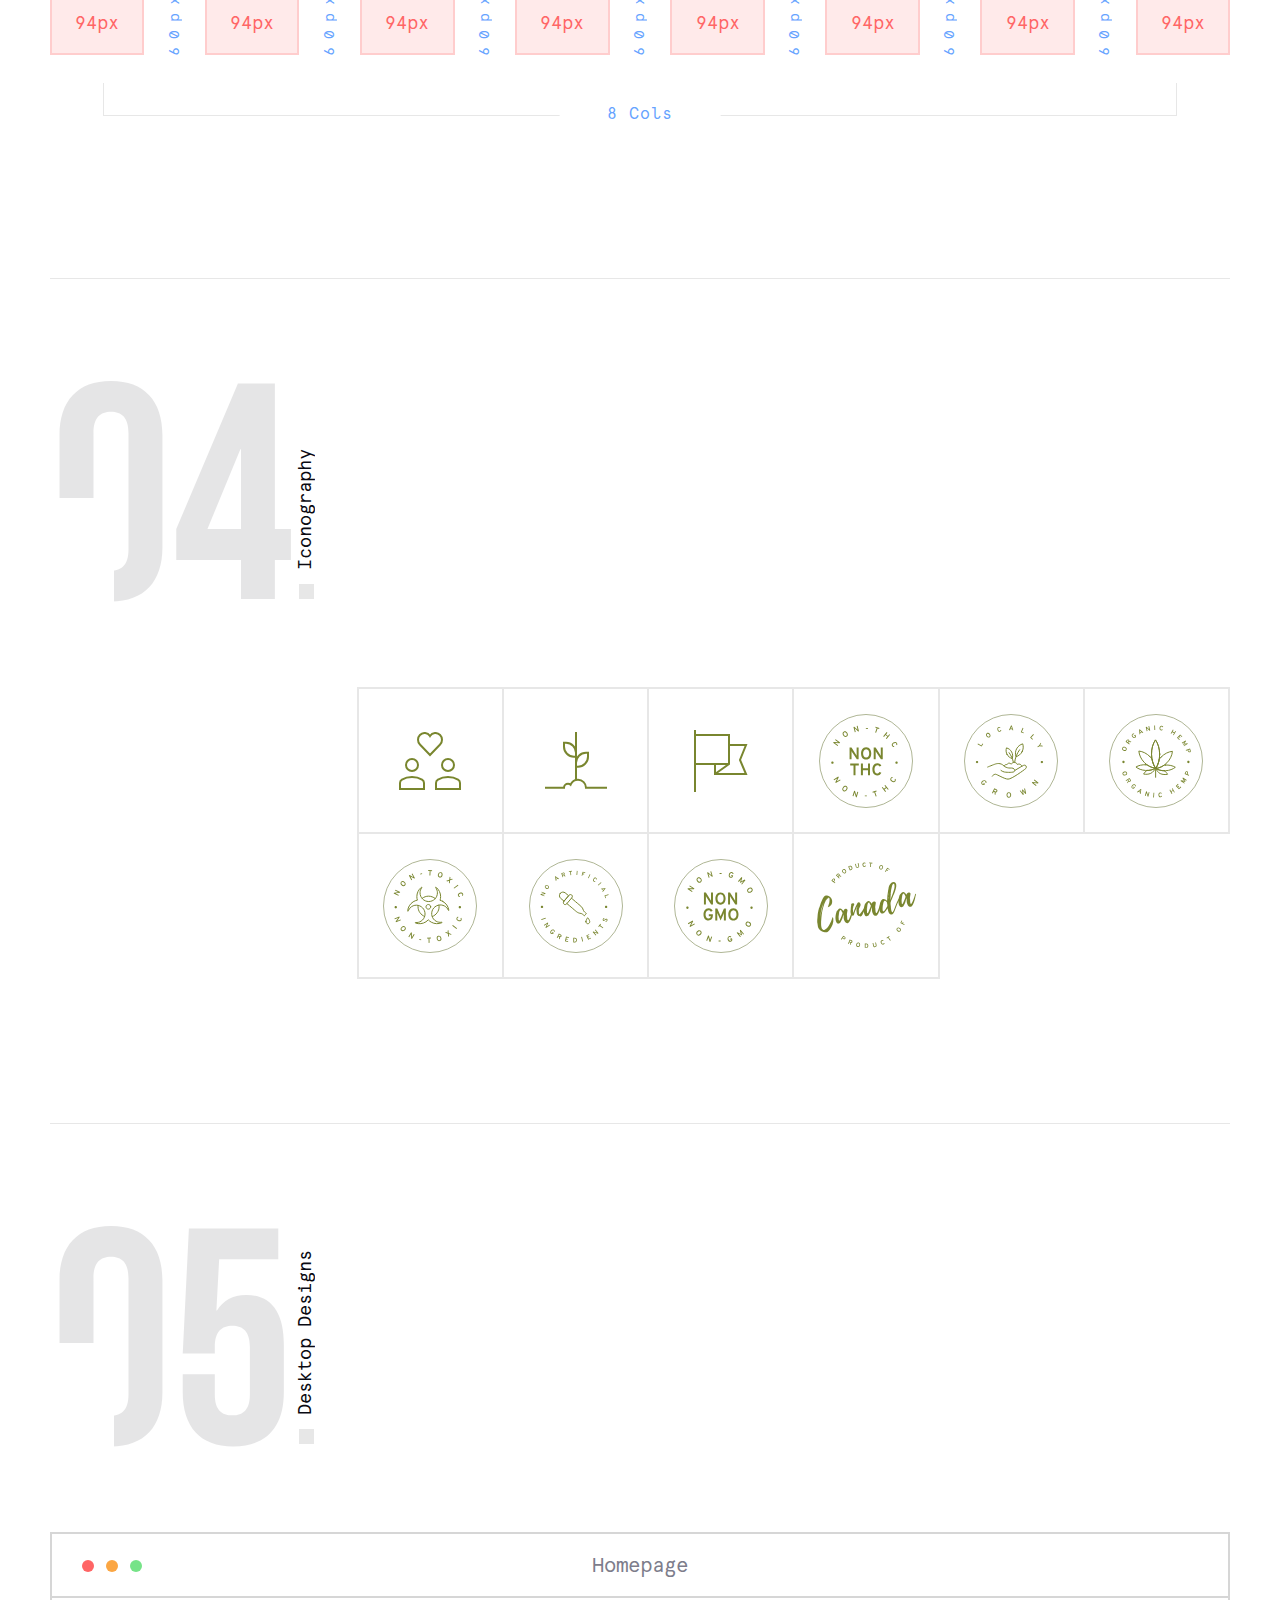
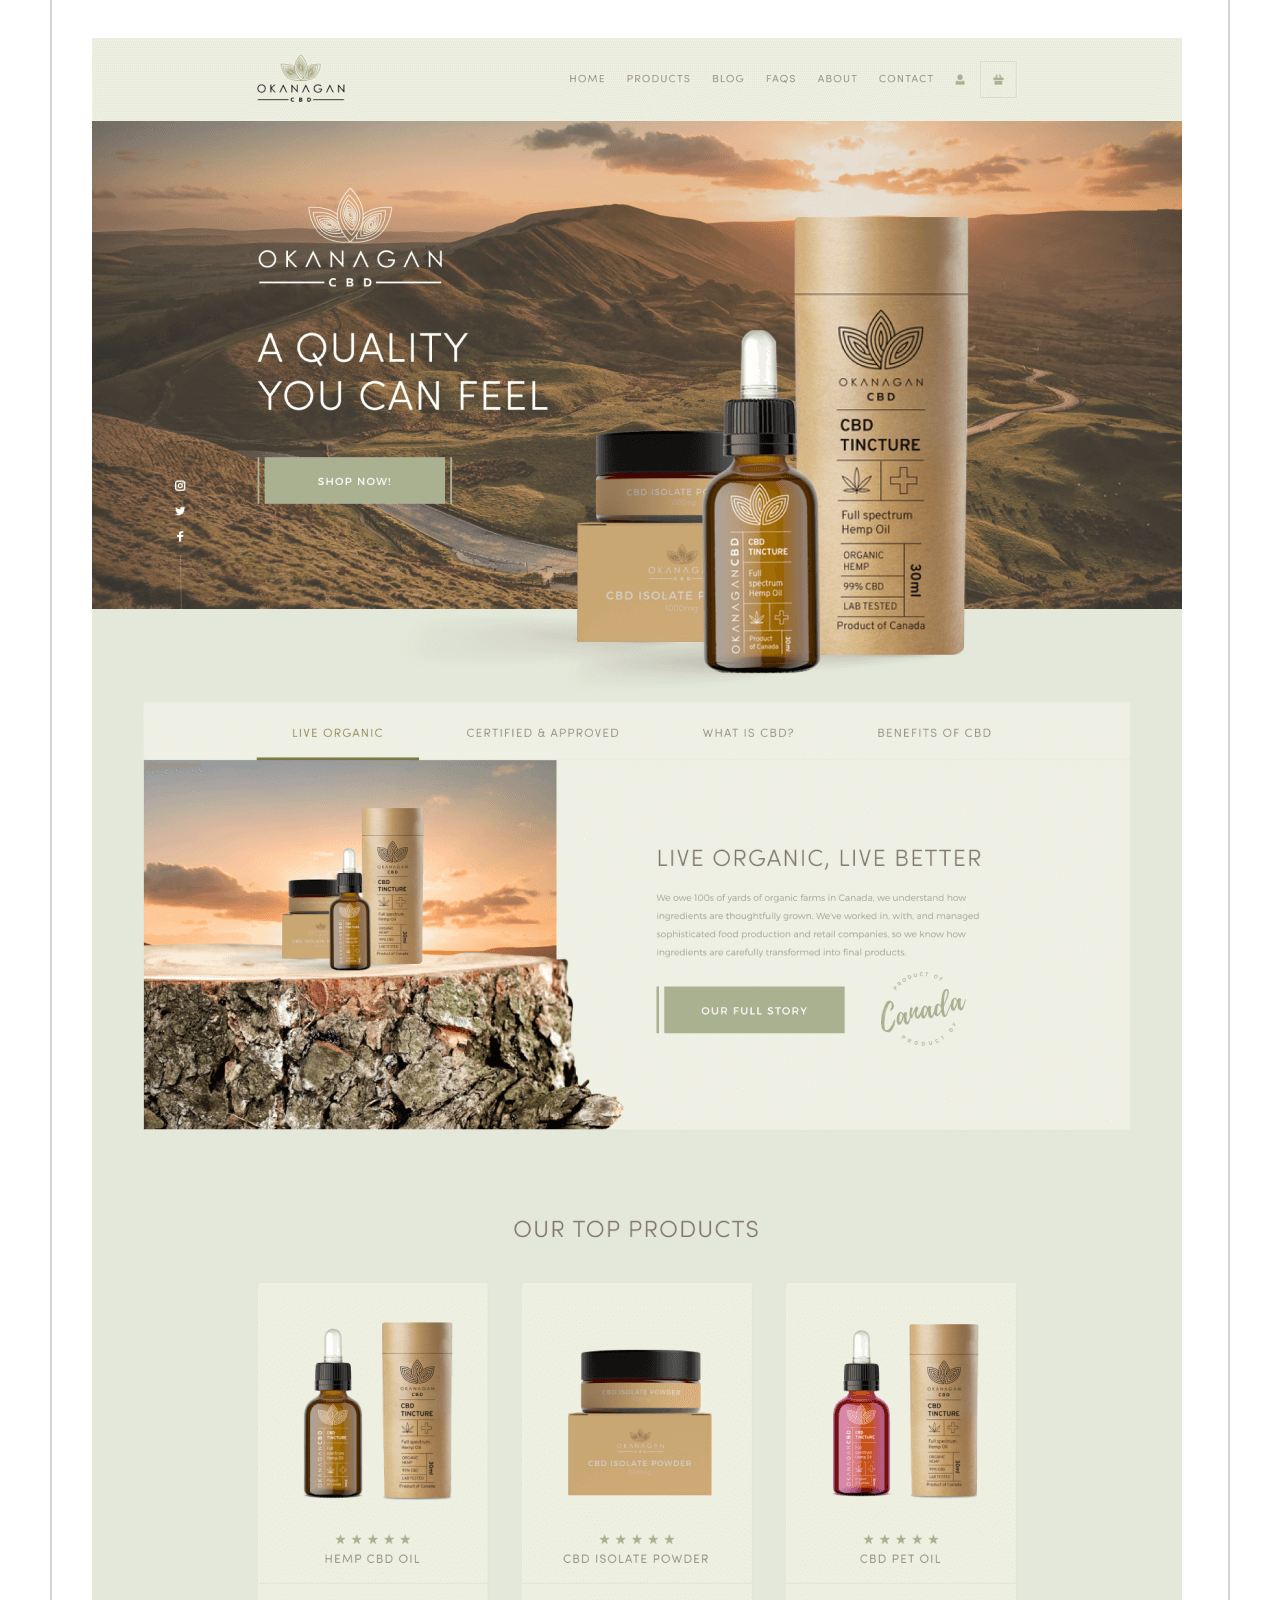
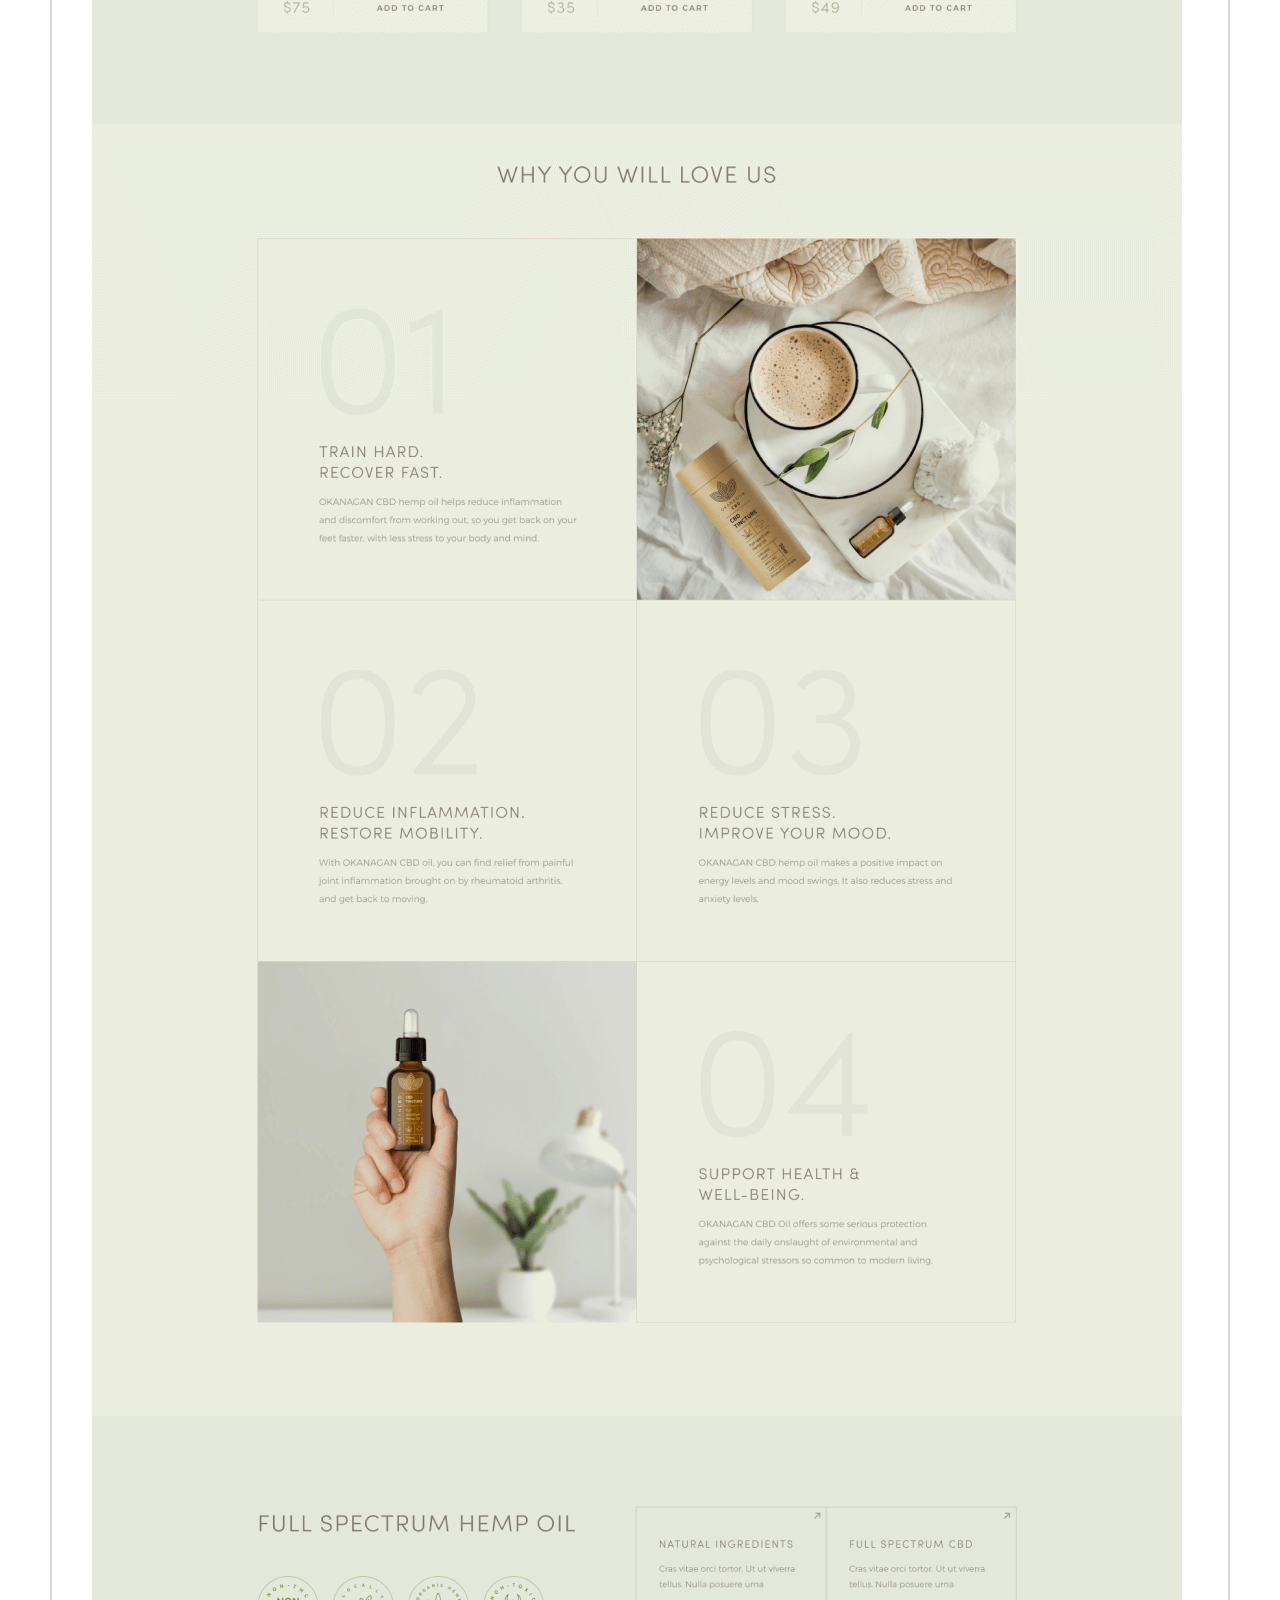
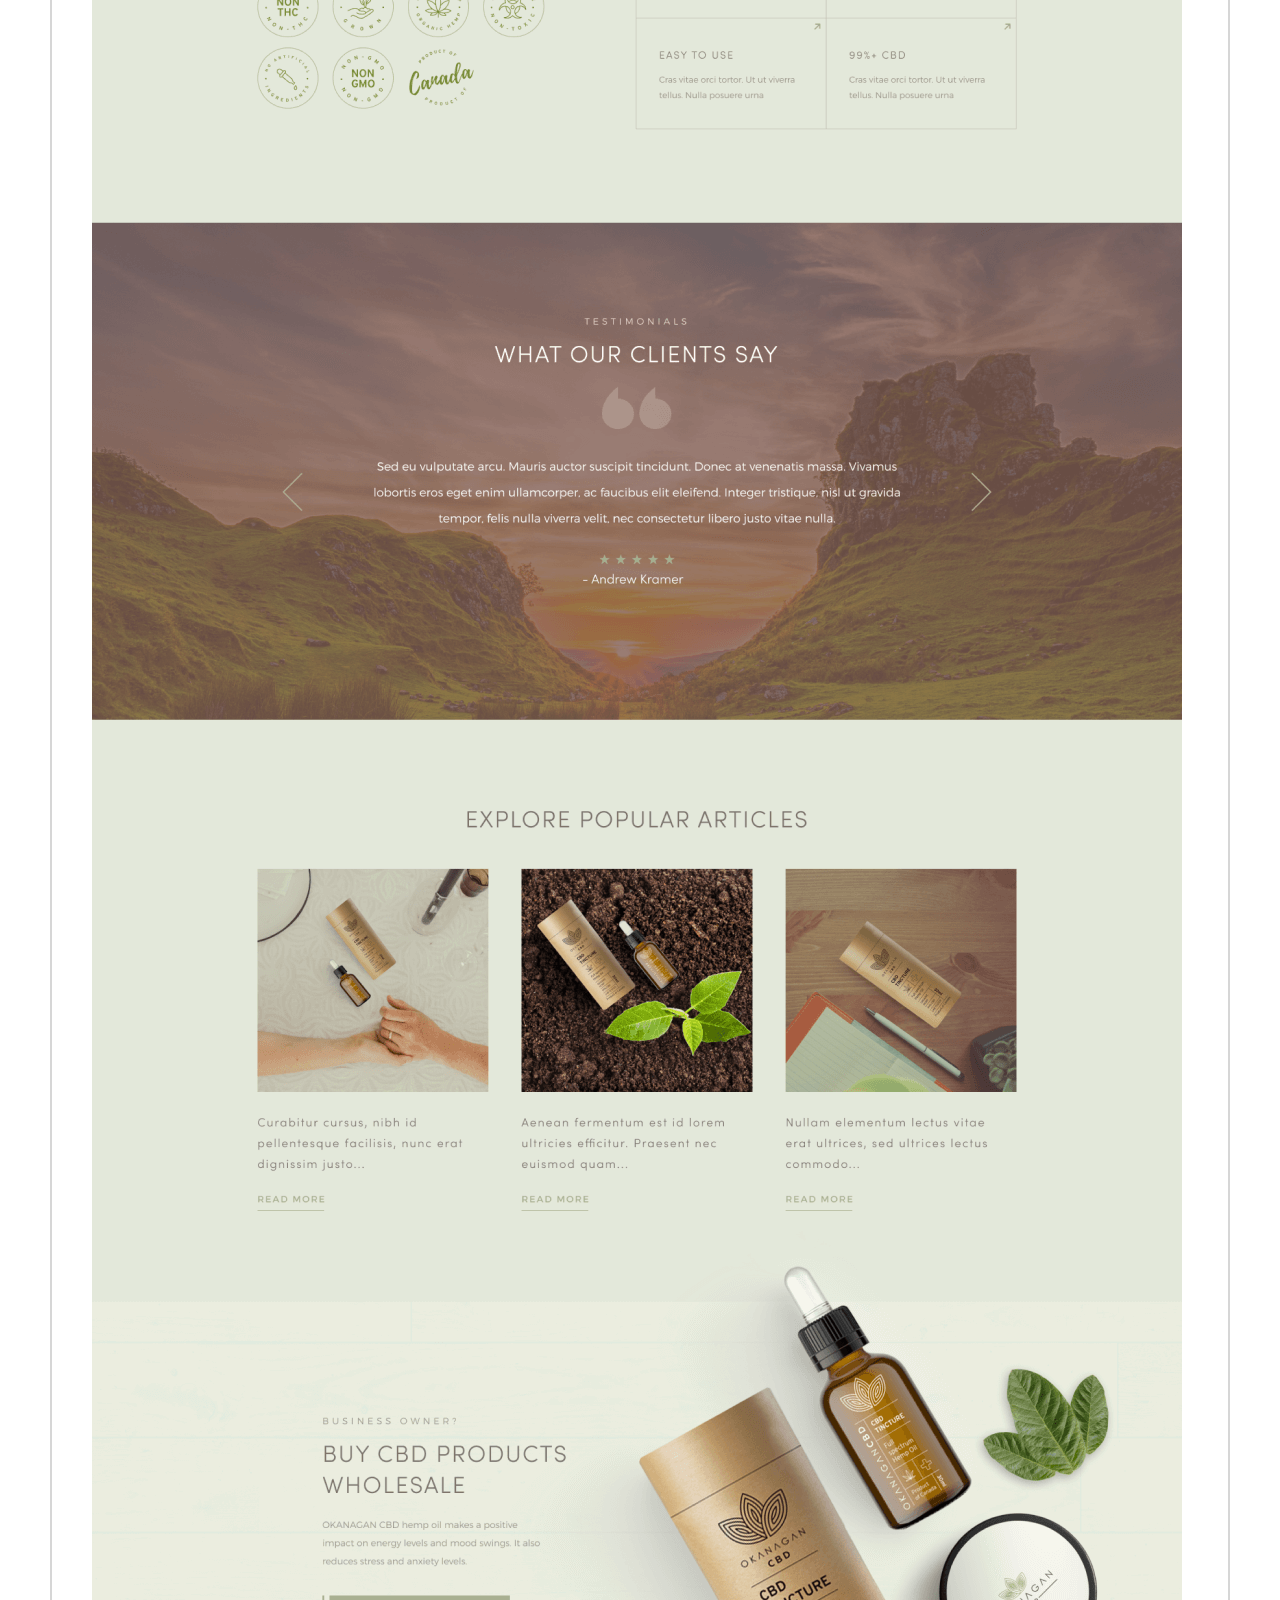
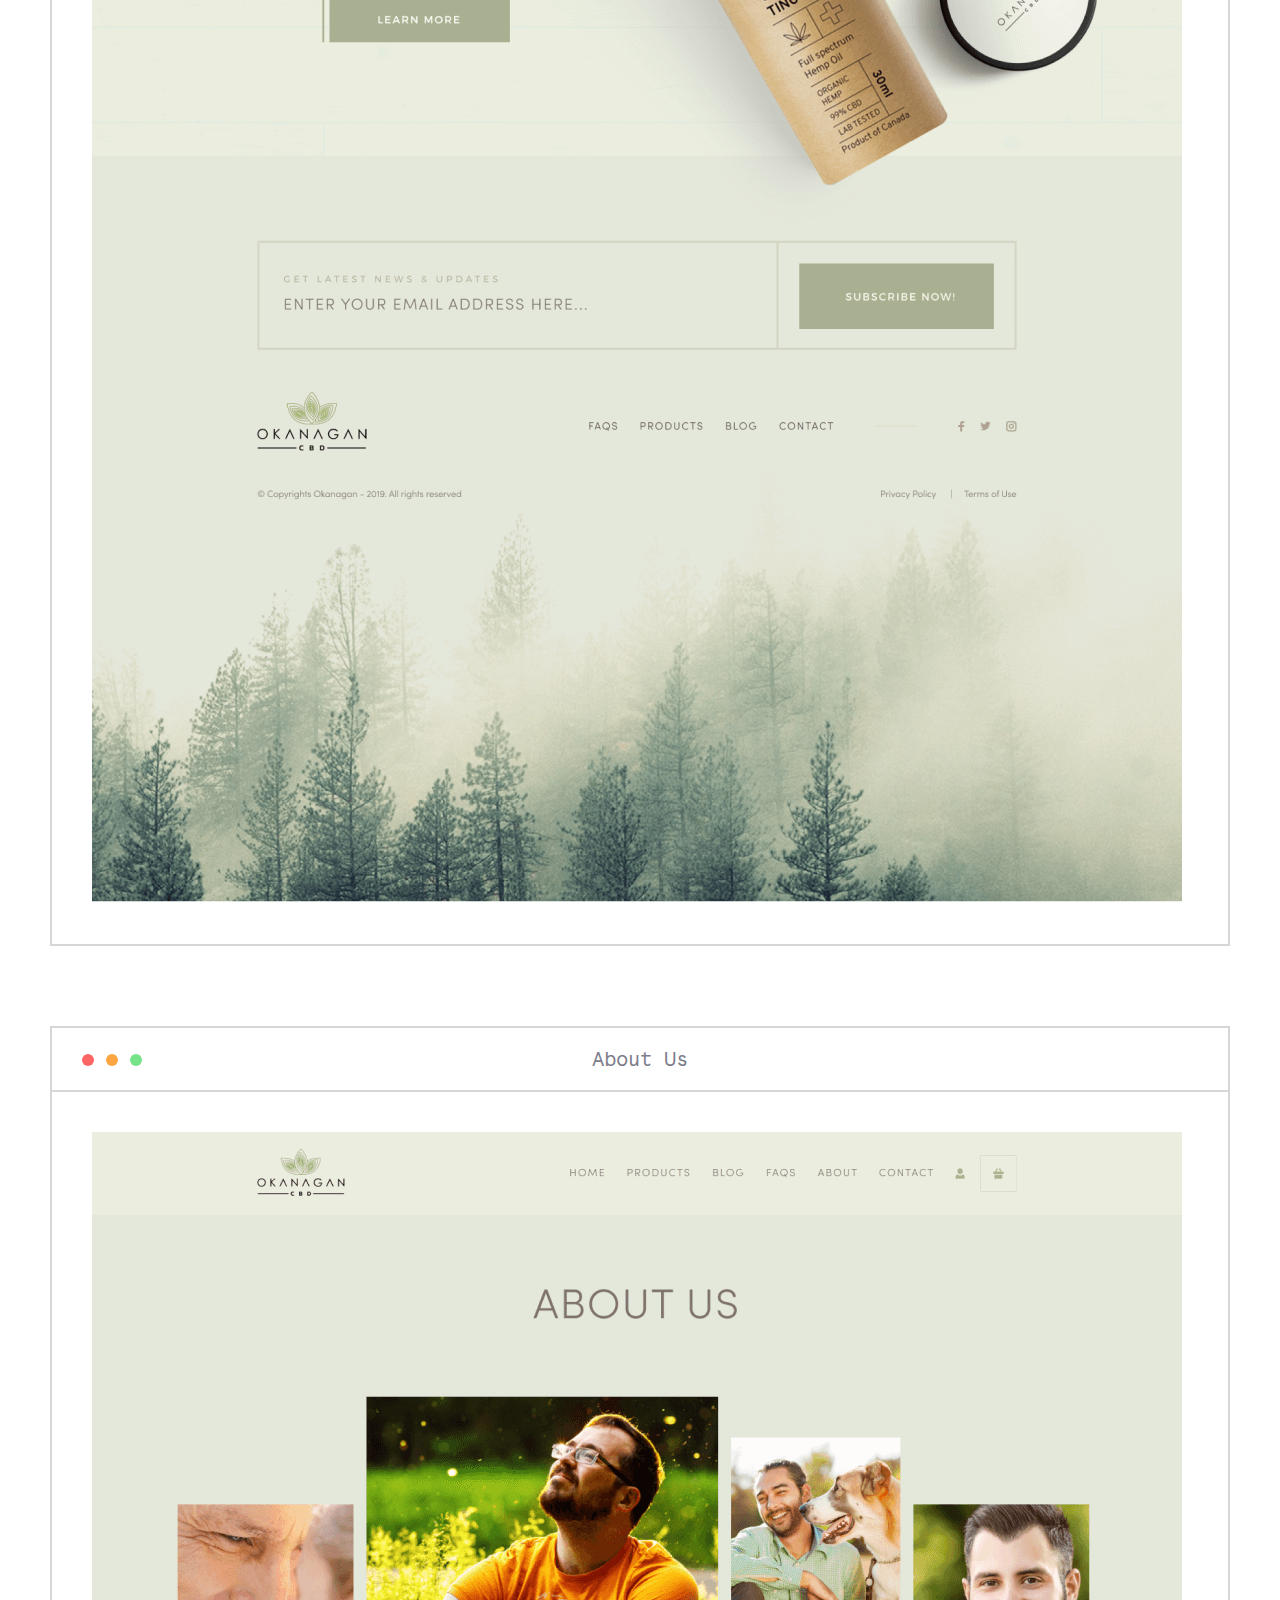
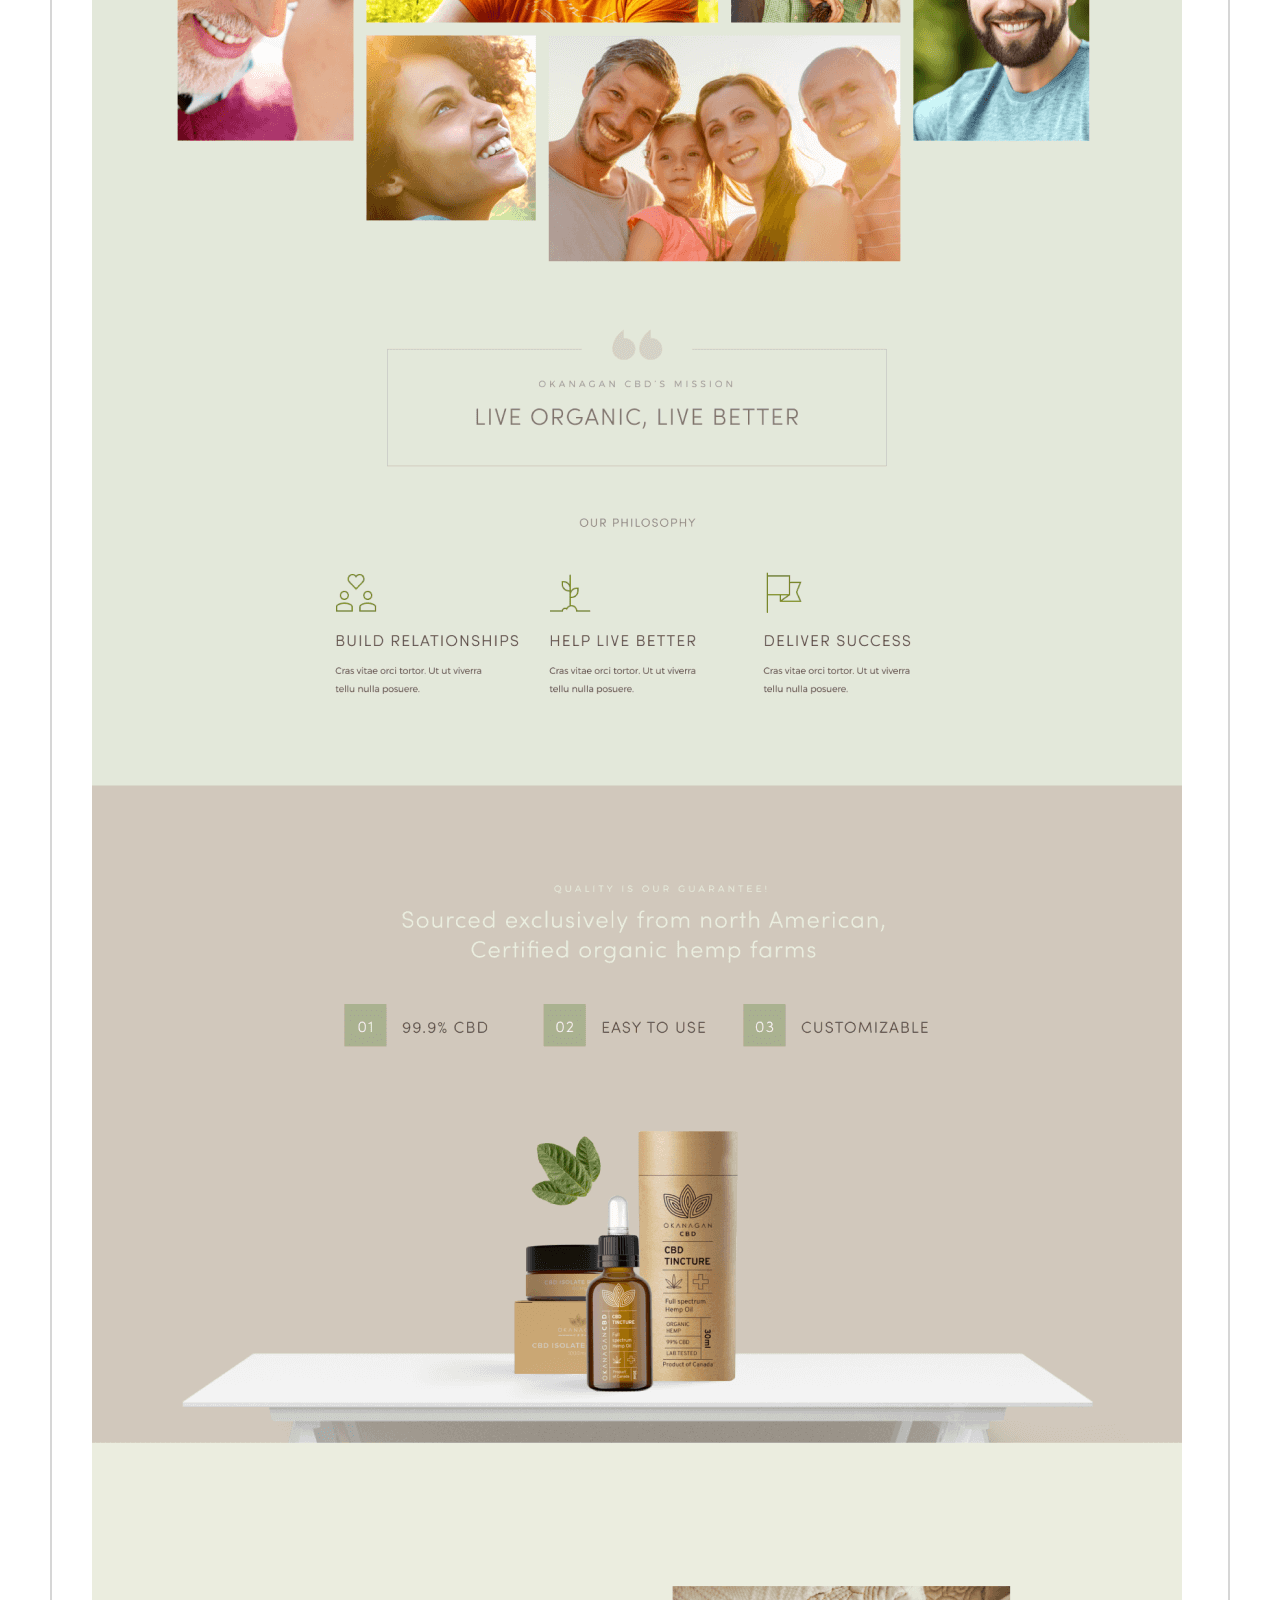
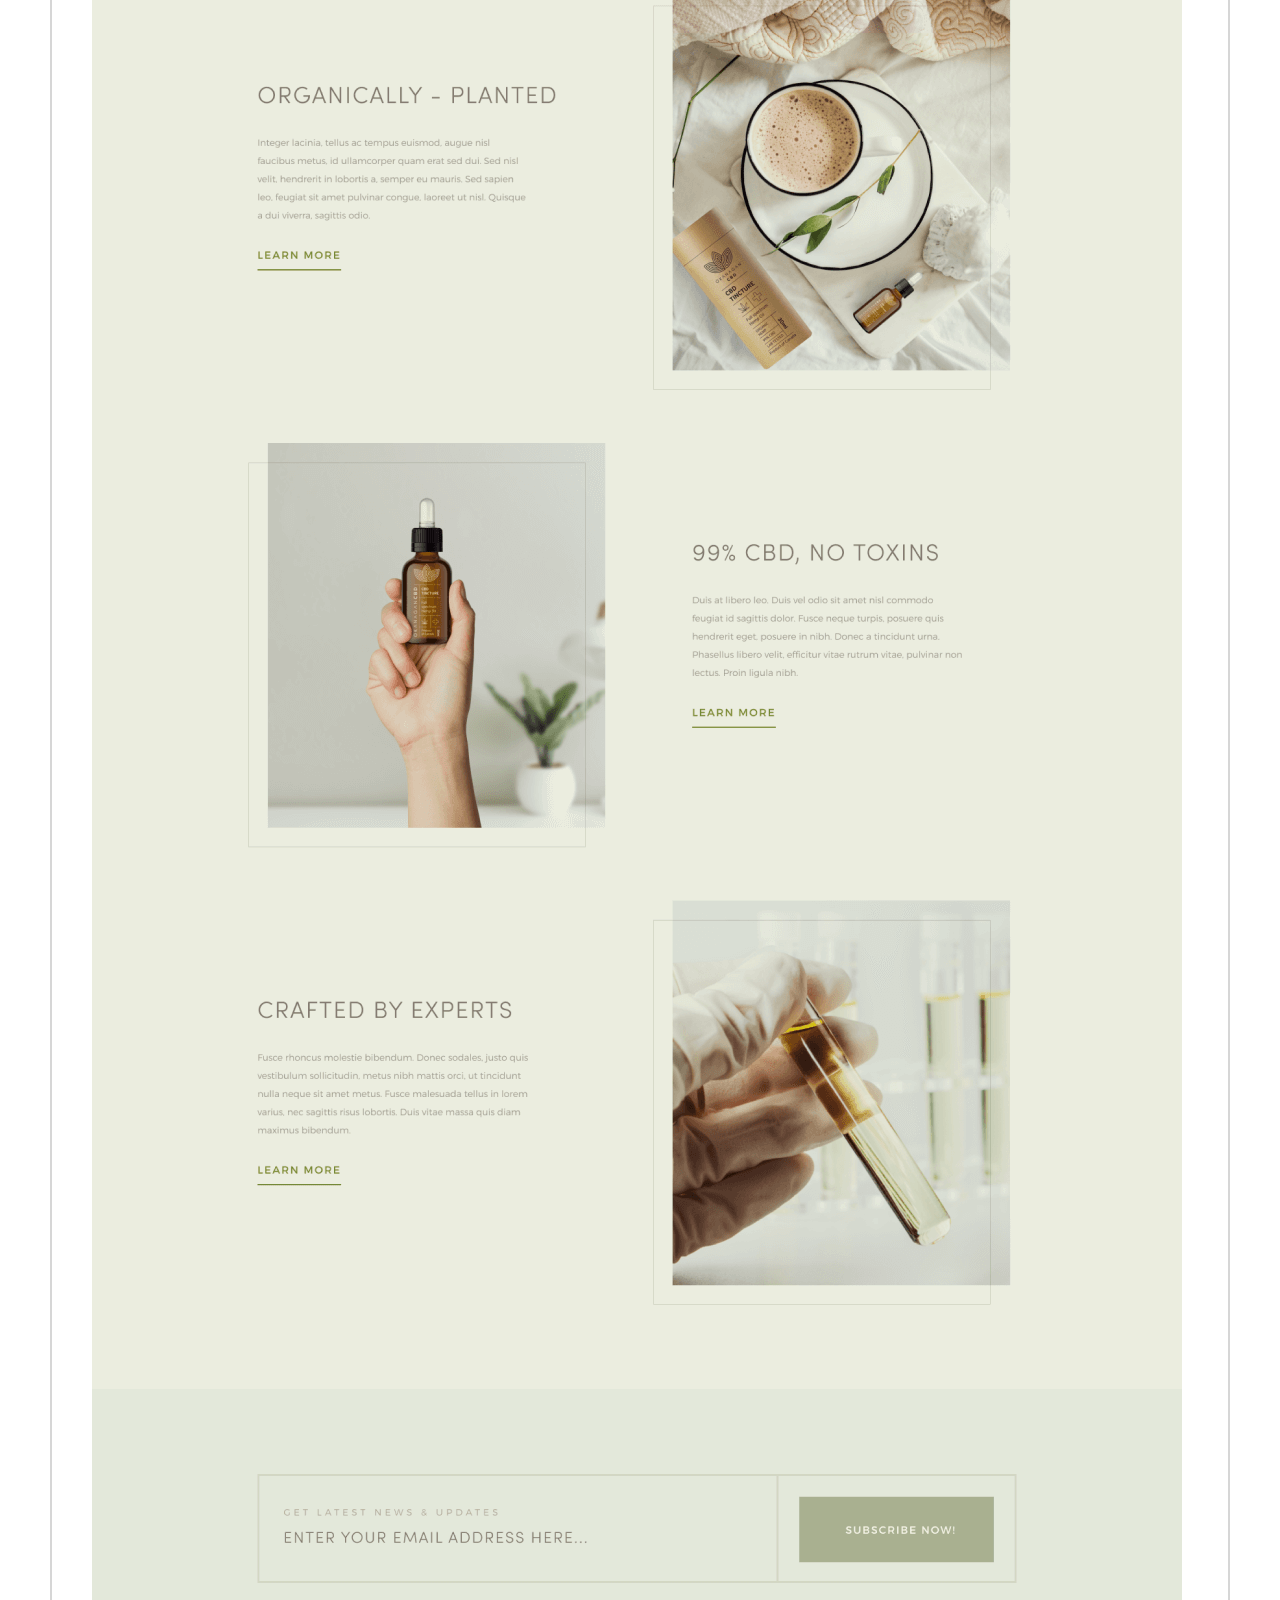
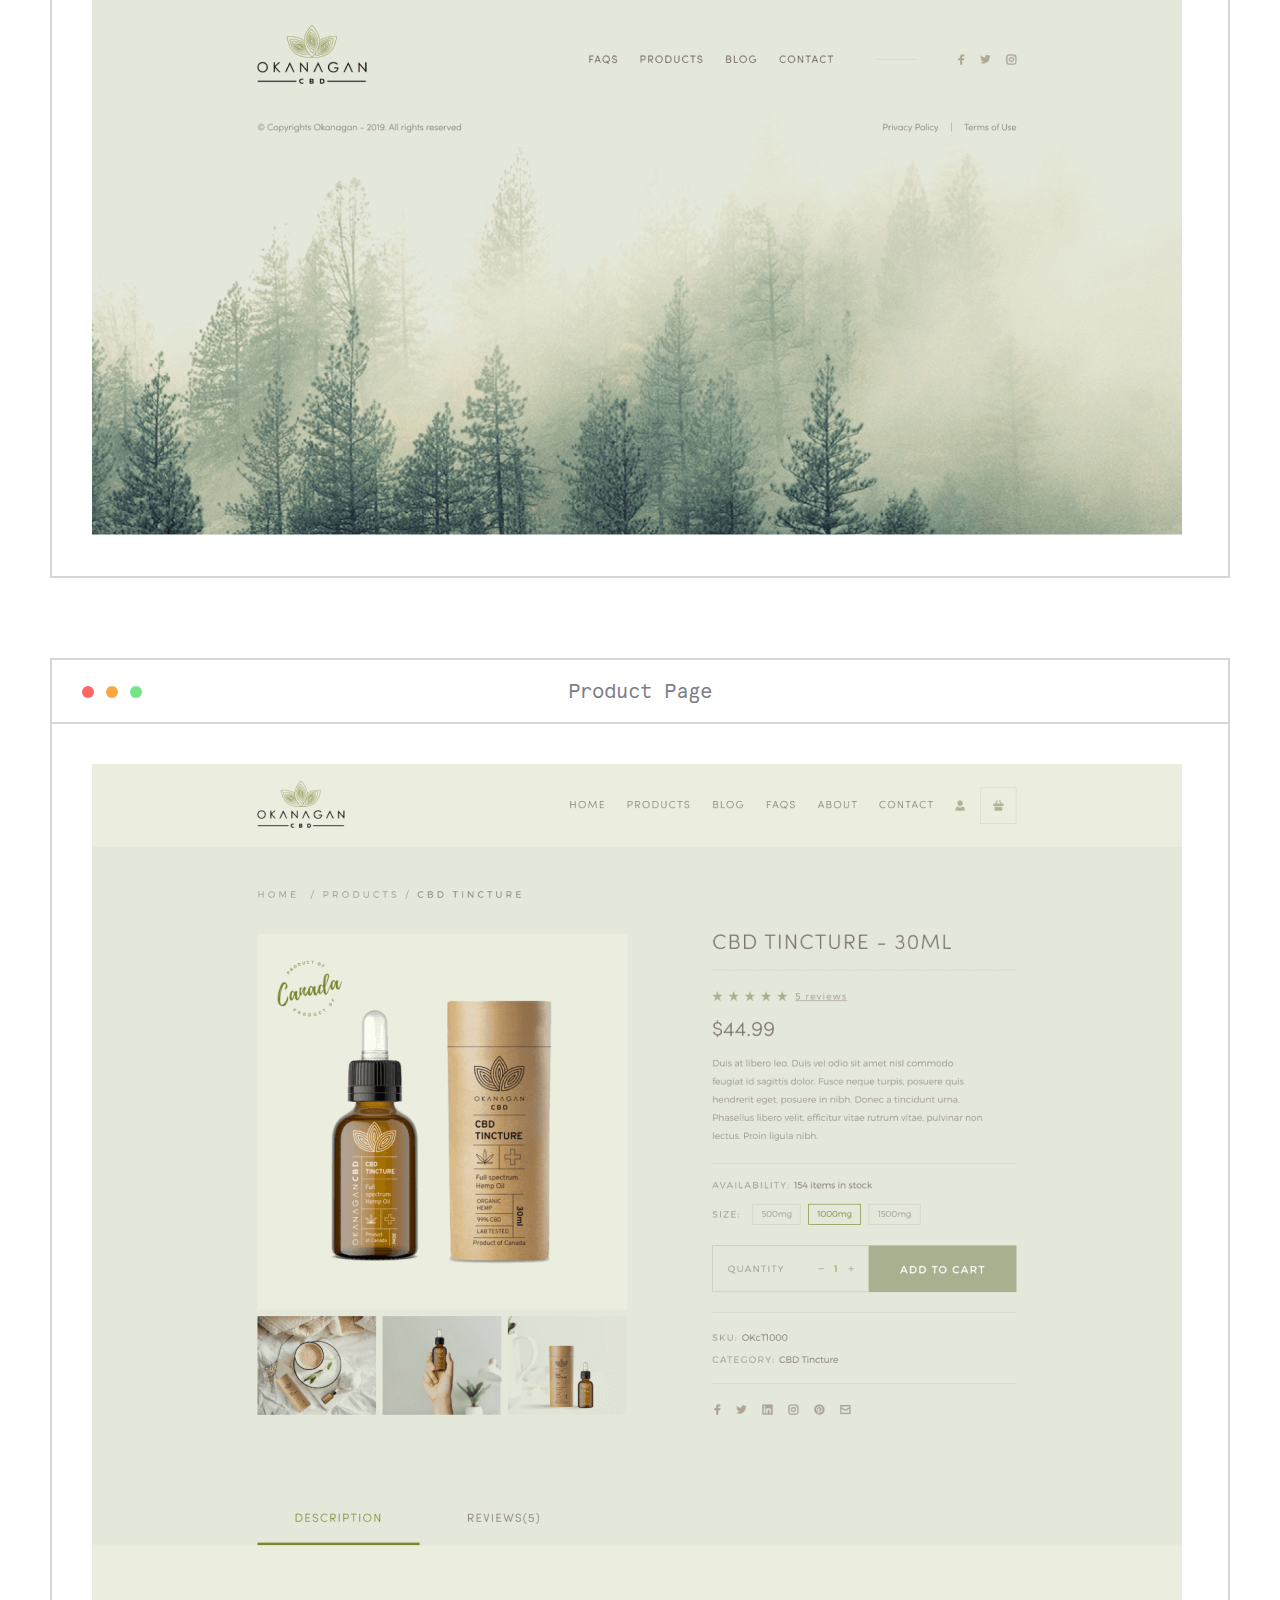
<file: okanagan.html>
<!DOCTYPE html>
<html lang="en">
  <head>
    <meta charset="UTF-8" />
    <meta name="viewport" content="width=device-width, initial-scale=1.0" />
    <meta http-equiv="X-UA-Compatible" content="ie=edge" />
    <title>Eslam El-Shereef Portfolio | Okanagan</title>
    <!-- Bootstrap -->
    <link rel="stylesheet" href="css/bootstrap.css" />
    <!-- animate css -->
    <link rel="stylesheet" href="css/animate.css" />
    <!-- Favicon -->
    <link rel="icon" href="imgs/favicon.ico" type="image/png" />
    <!-- Owl Carousel -->
    <link rel="stylesheet" href="css/owl.carousel.min.css" />
    <link rel="stylesheet" href="css/owl.theme.default.min.css" />
    <!-- Css -->
    <link rel="stylesheet" href="css/style.css" />
  </head>
  <body>
    <!-- Star Navbar -->
    <nav class="navbar navbar-expand-lg navbar-light navbar-about">
      <div class="container">
        <a class="navbar-brand go-back" href="index.html">
          <img src="imgs/left-arrow.svg" alt="left-arrow" />
          Go Back
        </a>
        <button
          class="the-button"
          type="button"
          data-toggle="collapse"
          data-target="#navbarSupportedContent"
          aria-controls="navbarSupportedContent"
          aria-expanded="false"
          aria-label="Toggle navigation"
        >
          <span class="the-line"></span>
          <span class="the-line"></span>
        </button>

        <div class="collapse navbar-collapse" id="navbarSupportedContent">
          <ul class="navbar-nav ml-auto">
            <li class="nav-item">
              <a class="nav-link" href="about.html">About/Contact</a>
            </li>
            <li class="nav-item">
              <a class="nav-link talk" href="mailto:biz@eslamelshereef.com?subject=Business%20Inquiry">Let's Talk!</a>
            </li>
          </ul>
        </div>
      </div>
    </nav>
    <!-- End Navbar -->

    <!-- Start case -->
    <section class="case">
      <div class="container">
        <h3>C.A.S.E</h3>
        <h1><span>Enhancing</span> CBD Products</h1>
      </div>
    </section>
    <!-- End case -->

    <!-- Start Story -->
    <section class="story">
      <div class="container">
        <div class="row">
          <div class="col-lg-6 col-md-12">
            <h3>Story:</h3>
            <p class="story-text">
              I’ve been invited to take the opportunity and redesign the
              Okanagan CBD website. The client wanted to increase his sales and
              communicate a better with his customers. The client wanted earthy
              and nuetral soft colors to convey the calm and wellness his
              products bring
            </p>
          </div>
          <div class="col-lg-3 col-md-4">
            <h3>Client:</h3>
            <p>Okanagan CBD</p>
          </div>
          <div class="col-lg-3 col-md-4  mr-md-auto">
            <h3>Deliverables:</h3>
            <p>Content Generation, UX, UI, Protoyping, Photo Editing</p>
          </div>
        </div>
      </div>
    </section>
    <!-- End Story -->

    <!-- Start Color Schema -->
    <section class="color-schema">
      <div class="container">
        <div class="number">
          <h2 class="number-title">01</h2>
          <p class="number-text">Color Schema</p>
        </div>
        <div class="color">
          <div class="d-flex">
            <div
              style="background-color: #79862e"
              class="flex-md-fill text-center"
            >
              <p>#782<span class="d-inline-block">96E</span></p>
            </div>
            <div
              style="background-color: #a9b090"
              class="flex-md-fill text-center"
            >
              <p>#AB9<span class="d-inline-block">900</span></p>
            </div>
            <div
              style="background-color: #dee3d5;color: #81766e;"
              class="flex-md-fill text-center"
            >
              <p>#DED<span class="d-inline-block">E35</span></p>
            </div>
            <div
              style="background-color: #81766e"
              class="flex-md-fill text-center"
            >
              <p>#876<span class="d-inline-block">16E</span></p>
            </div>
            <div
              style="background-color: #d1c8bc"
              class="flex-md-fill text-center"
            >
              <p>#DCB<span class="d-inline-block">18C</span></p>
            </div>
          </div>
        </div>
      </div>
    </section>
    <!-- End Color Schema -->

    <!-- Start Typography -->
    <section class="typography">
      <div class="container">
        <div class="number">
          <h2 class="number-title">02</h2>
          <p class="number-text">Typography</p>
        </div>
        <div class="fonts">
          <div class="font float-right mright">
            <div class="upper-f">
              <div class="font-type">
                <p>Montserrat</p>
                <span>. Light</span>
              </div>
              <img src="imgs/okanagan/Montserrat.svg" alt="Montserrat" />
            </div>
            <div class="lower-f"></div>
          </div>
          <div class="font float-right">
            <div class="upper-f paddingRight0">
              <div class="font-type">
                <p>Sofia Pro</p>
                <span>. Light</span>
              </div>
              <img src="imgs/okanagan/Sofia-Pro.svg" alt="Sofia-Pro" />
            </div>
            <div class="lower-f"></div>
          </div>
        </div>
      </div>
    </section>
    <!-- End Typography -->

    <!-- Start Grid System -->
    <section class="grid-system">
      <div class="container">
        <div class="grid-system-content">
          <div class="number">
            <h2 class="number-title">03</h2>
            <p class="number-text">Grid System</p>
          </div>
          <div class="grid">
            <div class="column">
              <p>94px</p>
            </div>
            <p class="grid-text">
              60px
            </p>
            <div class="column d-none d-lg-block">
              <p>94px</p>
            </div>
            <p class="grid-text d-none d-lg-block">
              60px
            </p>
            <div class="column d-none d-lg-block">
              <p>94px</p>
            </div>
            <p class="grid-text d-none d-lg-block">
              60px
            </p>
            <div class="column d-none d-lg-block">
              <p>94px</p>
            </div>
            <p class="grid-text d-none d-lg-block">
              60px
            </p>
            <div class="column d-none d-lg-block">
              <p>94px</p>
            </div>
            <p class="grid-text d-none d-lg-block">
              60px
            </p>
            <div class="column d-none d-lg-block">
              <p>94px</p>
            </div>
            <p class="grid-text d-none d-lg-block">
              60px
            </p>
            <div class="column d-none d-lg-block">
              <p>94px</p>
            </div>
            <p class="grid-text d-none d-lg-block">
              60px
            </p>
            <div class="column">
              <p>94px</p>
            </div>
          </div>
          <div class="column-info">
            <p>8 Cols</p>
          </div>
        </div>
      </div>
    </section>
    <!-- End Grid System -->

    <!-- Start Iconography -->
    <section class="iconography">
      <div class="container">
        <div class="number">
          <h2 class="number-title">04</h2>
          <p class="number-text">Iconography</p>
        </div>
        <div class="icons">
          <table>
            <tr>
              <td><img src="imgs/okanagan/b-love.svg" alt="love" /></td>
              <td><img src="imgs/okanagan/plant-ground.svg" alt="plant" /></td>
              <td class="d-none d-md-table-cell"><img src="imgs/okanagan/flag-complex.svg" alt="flag" /></td>
              <td class="d-none d-md-table-cell"><img src="imgs/okanagan/Non-THC.svg" alt="Non-THC" /></td>
              <td class="d-none d-lg-table-cell"><img src="imgs/okanagan/Locally-Grown.svg" alt="Locally-Grown" /></td>
              <td class="d-none d-lg-table-cell"><img src="imgs/okanagan/Organic-hemp.svg" alt="Organic-hemp" /></td>
            </tr>
            <tr>
              <td class="d-lg-none d-table-cell d-sm-none"><img src="imgs/okanagan/Locally-Grown.svg" alt="Locally-Grown" /></td>
              <td class="d-lg-none d-table-cell d-sm-none"><img src="imgs/okanagan/Organic-hemp.svg" alt="Organic-hemp" /></td>
              <td class="d-none d-md-table-cell"><img src="imgs/okanagan/Non-Toxic.svg" alt="Non-Toxic" /></td>
              <td class="d-none d-md-table-cell"><img src="imgs/okanagan/No-Artificial.svg" alt="No-Artificial" /></td>
              <td class="d-none d-lg-table-cell"><img src="imgs/okanagan/Non-GMO.svg" alt="Non-GMO" /></td>
              <td class="d-none d-lg-table-cell"><img src="imgs/okanagan/Canada.svg" alt="Canada" /></td>
              <td class="d-sm-table-cell d-md-none"><img src="imgs/okanagan/flag-complex.svg" alt="flag" /></td>
              <td class="d-sm-table-cell d-md-none"><img src="imgs/okanagan/Non-THC.svg" alt="Non-THC" /></td>
            </tr>
            <tr>
              <td style="border: 0" class="d-none d-md-table-cell"></td>
              <td class="d-lg-none d-table-cell d-sm-none"><img src="imgs/okanagan/Non-GMO.svg" alt="Non-GMO" /></td>
              <td class="d-lg-none d-table-cell d-sm-none"><img src="imgs/okanagan/Canada.svg" alt="Canada" /></td>
              <td class="d-sm-table-cell d-md-none"><img src="imgs/okanagan/Locally-Grown.svg" alt="Locally-Grown" /></td>
              <td class="d-sm-table-cell d-md-none"><img src="imgs/okanagan/Organic-hemp.svg" alt="Organic-hemp" /></td>
            </tr>
            <tr>
              <td class="d-sm-table-cell d-md-none"><img src="imgs/okanagan/Non-Toxic.svg" alt="Non-Toxic" /></td>
              <td class="d-sm-table-cell d-md-none"><img src="imgs/okanagan/No-Artificial.svg" alt="No-Artificial" /></td>
            </tr>
            <tr>
              <td class="d-sm-table-cell d-md-none"><img src="imgs/okanagan/Non-GMO.svg" alt="Non-GMO" /></td>
              <td class="d-sm-table-cell d-md-none"><img src="imgs/okanagan/Canada.svg" alt="Canada" /></td>
            </tr>
          </table>
        </div>
      </div>
    </section>
    <!-- End Iconography -->

    <!-- Start Desktop Design -->
    <section class="desktop-design">
      <div class="container">
        <div class="number">
          <h2 class="number-title">05</h2>
          <p class="number-text">Desktop Designs</p>
        </div>
        <div class="browsers">
          <div class="browser">
            <div class="browser-head">
              Homepage
              <div class="browser-icons">
                <span style="background-color: #FF6565"></span>
                <span style="background-color: #FBA643"></span>
                <span style="background-color: #76E388"></span>
              </div>
            </div>
            <div class="browser-body">
              <div class="home-1 text-center">
                <img src="imgs/okanagan/Okanagan-Home-1.png" alt="" />
              </div>
              <div class="home-2 text-center">
                <img src="imgs/okanagan/Okanagan-Home-2.png" alt="" />
              </div>
              <div class="home-3 text-center">
                <img src="imgs/okanagan/Okanagan-Home-3.png" alt="" />
              </div>
            </div>
          </div>
          <div class="browser">
            <div class="browser-head">
              About Us
              <div class="browser-icons">
                <span style="background-color: #FF6565"></span>
                <span style="background-color: #FBA643"></span>
                <span style="background-color: #76E388"></span>
              </div>
            </div>
            <div class="browser-body">
              <div class="home-1 text-center">
                <img src="imgs/okanagan/AboutUs-1.png" alt="" />
              </div>
              <div class="home-2 text-center">
                <img src="imgs/okanagan/AboutUs-2.png" alt="" />
              </div>
            </div>
          </div>
          <div class="browser">
            <div class="browser-head">
              Product Page
              <div class="browser-icons">
                <span style="background-color: #FF6565"></span>
                <span style="background-color: #FBA643"></span>
                <span style="background-color: #76E388"></span>
              </div>
            </div>
            <div class="browser-body">
              <div class="home-1 text-center">
                <img src="imgs/okanagan/OkanaganProductPage.png" alt="" />
              </div>
            </div>
          </div>
          <div class="browser">
            <div class="browser-head">
              Shopping Cart
              <div class="browser-icons">
                <span style="background-color: #FF6565"></span>
                <span style="background-color: #FBA643"></span>
                <span style="background-color: #76E388"></span>
              </div>
            </div>
            <div class="browser-body">
              <div class="home-1 text-center">
                <img src="imgs/okanagan/Okanagan-ShoppingCart.png" alt="" />
              </div>
            </div>
          </div>
          <div class="browser">
            <div class="browser-head">
              Shopping Cart
              <div class="browser-icons">
                <span style="background-color: #FF6565"></span>
                <span style="background-color: #FBA643"></span>
                <span style="background-color: #76E388"></span>
              </div>
            </div>
            <div class="browser-body">
              <div class="home-1 text-center">
                <img src="imgs/okanagan/Okanagan-Checkout.png" alt="" />
              </div>
            </div>
          </div>
          <div class="browser">
            <div class="browser-head">
              Order Recieved
              <div class="browser-icons">
                <span style="background-color: #FF6565"></span>
                <span style="background-color: #FBA643"></span>
                <span style="background-color: #76E388"></span>
              </div>
            </div>
            <div class="browser-body">
              <div class="home-1 text-center">
                <img src="imgs/okanagan/Okanagan-Order-Recieved.png" alt="" />
              </div>
            </div>
          </div>
        </div>
      </div>
    </section>
    <!-- End Desktop Design -->

    <!-- Start Mobile Design -->
    <section class="mobile-design">
      <div class="container">
        <div class="number">
          <h2 class="number-title">06</h2>
          <p class="number-text">Mobile Designs</p>
        </div>
        <div class="designs">
          <div class="d-flex justify-content-around">
            <div class="mobile-frame">
              <img src="imgs/Mobile-Frame.svg" alt="">
              <div class="image">
                <img src="imgs/okanagan/okanagan-mobile-frame-1.png" alt="">
              </div>
            </div>
            <div class="mobile-frame d-none d-md-block d-sm-block">
              <img src="imgs/Mobile-Frame.svg" alt="">
              <div class="image">
                <img src="imgs/okanagan/okanagan-mobile-frame-2.png" alt="">
              </div>
            </div>
          </div>
          <div class="mobile-frame-last d-none d-lg-block d-md-block d-sm-block">
            <img src="imgs/Mobile-Frame.svg" alt="">
            <div class="image">
              <img src="imgs/okanagan/okanagan-mobile-frame-3.png" class="d-none d-lg-inline-block" alt="">
              <img src="imgs/okanagan/okanagan-mobile-frame-4.png" class="d-inline-block d-lg-none" alt="">
            </div>
          </div>
        </div>
      </div>
    </section>
    <!-- End Mobile Design -->

    <!-- Start Thanks -->
    <section class="thanks text-center">
      <div class="container">
        <img src="imgs/Logo-Symbol.svg" alt="">
        <h2><span>Thanks</span><br>For Watching</h2>
      </div>
    </section>
    <!-- End Thanks -->

    <!-- Start Work Together -->
    <section id="work-together">
      <div class="container">
        <div class="row">
          <div class="col-lg-5 offset-lg-2 col-md-6">
            <p>Have a project?</p>
            <h3>Let’s Work Together</h3>
          </div>
          <div class="col-lg-5 offset-lg-0 col-md-5 offset-md-1">
            <a
              href="mailto:biz@eslamelshereef.com?subject=Business%20Inquiry"
              class="btn talk"
              >Let's Talk!</a
            >
          </div>
        </div>
      </div>
    </section>
    <!-- End Work Together -->

    <!-- Start latest Projects -->
    <div id="latest-projects" class="text-center">
      <div class="container">
        <h2>More Projects…</h2>
        <div class="owl-carousel owl-theme boxes" id="owl-slider">
          <a href="mlvk.html" class="box">
            <div class="wow fadeInUp" data-wow-duration="2s">
              <img src="imgs/MLVK-small.png" class="img-fluid" alt="MLVK" />
            </div>
          </a>
          <a href="instadiet.html" class="box">
            <div class="wow fadeInUp" data-wow-duration="2s" data-wow-delay="0.4s">
              <img
                src="imgs/Instadiet-small.png"
                class="img-fluid"
                alt="Instadiet"
              />
            </div>
          </a>
          <a href="curtis.html" class="box">
            <div class="wow fadeInUp" data-wow-duration="2s" data-wow-delay="0.8s">
              <img src="imgs/Curtis-small.png" class="img-fluid" alt="Curtis" />
            </div>
          </a>
          <a href="fansaved.html" class="box">
            <div class="wow fadeInUp" data-wow-duration="2s">
              <img
                src="imgs/Fansaved-small.png"
                class="img-fluid"
                alt="Fansaved"
              />
            </div>
          </a>
        </div>
      </div>
    </div>
    <!-- End latest Projects -->

    <!-- Start Footer -->
    <footer id="main-footer" class="text-center">
      <div class="social-icons">
        <a href="https://dribbble.com/eslam-elshereef" target="_blank"
          >Dribbble</a
        >
        <a href="https://www.behance.net/eslamelshereef" target="_blank"
          >Behance</a
        >
        <a href="https://www.instagram.com/eslamwebby/" target="_blank"
          >Instagram</a
        >
      </div>
      <p>&copy; 2019 - Eslam ElShereef</p>
    </footer>
    <!-- End Footer -->

    <!-- Start Scroll-to-top -->
    <div class="scroll-to-top text-center">
      <svg
        width="17"
        height="22"
        viewBox="0 0 17 22"
        fill="none"
        xmlns="http://www.w3.org/2000/svg"
      >
        <path d="M8.5 21.5V1.5" stroke="white" />
        <path
          d="M1.5 8.5L8.5 1.5L15.5 8.5"
          stroke="white"
          stroke-linecap="square"
        />
      </svg>
    </div>
    <!-- End Scroll-to-top -->

    <!-- jquery.js -->
    <script src="js/jquery-3.4.1.min.js"></script>
    <!-- popper.js -->
    <script src="js/popper.min.js"></script>
    <!-- Bootstrap -->
    <script src="js/bootstrap.min.js"></script>
    <!-- Owl Carousel -->
    <script src="js/owl.carousel.min.js"></script>
    <script src="js/wow.min.js"></script>
    <script>
      new WOW().init();
    </script>
    <!-- my javascript file -->
    <script src="js/main.js"></script>
  </body>
</html>
</file>
<file: css/style.css>
* {
  -webkit-box-sizing: border-box;
          box-sizing: border-box;
  margin: 0;
  padding: 0;
}

body {
  font-family: "ApercuNormal", sans-serif;
  overflow-y: scroll;
  overflow-x: hidden;
  font-weight: normal;
  font-style: normal;
  position: relative;
}

@media (min-width: 1200px) {
  .container {
    max-width: 1180px;
    padding: 0 !important;
  }
}

html.overlay {
  overflow: hidden;
}

body.overlay:after {
  content: "";
  position: fixed;
  top: 0;
  left: 0;
  height: 100%;
  width: 100%;
  background-color: rgba(0, 0, 0, 0.5);
  z-index: 3;
  margin: 0;
  overflow: hidden;
}

h1,
h2,
h3,
h4,
h5,
h6,
p {
  font-weight: normal;
  margin: 0;
}

@font-face {
  font-family: "ApercuBold";
  src: url(../font/Apercu-bold.otf);
}

@font-face {
  font-family: "ApercuNormal";
  src: url(../font/Apercu-normal.otf);
}

@font-face {
  font-family: "Bebas Neue";
  src: url(../font/BebasNeue.otf);
}

@font-face {
  font-family: "ApercuMono";
  src: url(../font/ApercuMono.otf);
}

/* mixin */
/* Start Navbar */
.navbar-show-mobile {
  background-color: #fff !important;
}

.navbar-about {
  background-color: #fff !important;
}

.navbar-expand-lg {
  padding-top: 55px;
  background-color: #fafafa;
}

@media (max-width: 767px) {
  .navbar-expand-lg {
    padding: 30px;
    position: absolute !important;
    z-index: 9999;
    width: 100%;
  }
  .navbar-expand-lg .navbar-collapse {
    border-top: 1px solid #e7e7e7;
    margin-top: 2rem;
  }
}

@media (max-width: 767px) {
  .navbar-nav {
    padding-top: 2rem;
  }
  .navbar-nav .nav-item {
    padding-bottom: 2rem;
    text-align: center;
  }
  .navbar-nav .nav-item .nav-link {
    padding: 0 !important;
  }
}

@media (min-width: 768px) and (max-width: 1024px) {
  .navbar-expand-lg .navbar-collapse {
    display: -webkit-box !important;
    display: -ms-flexbox !important;
    display: flex !important;
    -ms-flex-preferred-size: auto;
        flex-basis: auto;
  }
  .navbar-expand-lg .navbar-collapse .navbar-nav {
    -webkit-box-orient: horizontal;
    -webkit-box-direction: normal;
    -ms-flex-direction: row;
    flex-direction: row;
  }
}

.navbar-light .navbar-brand {
  font-size: 18px;
  line-height: 18px;
  letter-spacing: 1px;
  color: #0a0a12;
  -webkit-transition: all 0.5s ease-in-out;
  transition: all 0.5s ease-in-out;
}

.navbar-light .navbar-brand img {
  margin-right: 10px;
}

.navbar-light .navbar-brand.go-back {
  color: #6e40ff;
  display: -webkit-box;
  display: -ms-flexbox;
  display: flex;
  -webkit-box-align: center;
      -ms-flex-align: center;
          align-items: center;
}

.navbar-light .navbar-brand:focus,
.navbar-light .navbar-brand:hover {
  color: #0a0a12;
}

.navbar-expand-lg .navbar-nav .nav-link {
  padding-right: 0;
  padding-left: 40px;
}

.navbar-light .navbar-nav .nav-link {
  font-size: 18px;
  line-height: 18px;
  letter-spacing: 1px;
  color: #686d75;
  -webkit-transition: all 0.5s ease-in-out;
  transition: all 0.5s ease-in-out;
}

.navbar-light .navbar-nav .nav-link.talk {
  color: #6e40ff;
}

.the-button {
  display: none;
  height: 24px;
  width: 24px;
  cursor: pointer;
  background-color: transparent;
  border: 0;
  outline: none !important;
}

@media (max-width: 767px) {
  .the-button {
    display: block;
  }
}

.the-button .the-line {
  display: block;
  text-align: center;
  height: 2px;
  background-color: #0a0a12;
  width: 24px;
  margin: 5px 0;
  -webkit-transition: 0.5s;
  transition: 0.5s;
}

.transformed .the-line:first-child {
  -webkit-transform: rotate(45deg) translate(2px, 2px);
  transform: rotate(45deg) translate(2px, 2px);
}

.transformed .the-line:last-child {
  -webkit-transform: rotate(-45deg) translate(2px, -3px);
  transform: rotate(-45deg) translate(2px, -3px);
}

.navbar-light .navbar-nav .active > .nav-link,
.navbar-light .navbar-nav .nav-link.active,
.navbar-light .navbar-nav .nav-link.show,
.navbar-light .navbar-nav .show > .nav-link {
  color: #0a0a12;
}

.navbar-light .navbar-nav .nav-link:focus,
.navbar-light .navbar-nav .nav-link:hover {
  color: #0a0a12;
}

/* End Navbar */
/* Start Showcase */
#showcase {
  background-color: #fafafa;
  height: calc(100vh - 101px);
  display: -webkit-box;
  display: -ms-flexbox;
  display: flex;
  -webkit-box-orient: vertical;
  -webkit-box-direction: normal;
      -ms-flex-direction: column;
          flex-direction: column;
  -webkit-box-pack: center;
      -ms-flex-pack: center;
          justify-content: center;
  text-align: center;
  -webkit-box-align: center;
      -ms-flex-align: center;
          align-items: center;
}

@media (max-width: 767px) {
  #showcase {
    height: 100vh;
  }
}

#showcase h3 {
  font-size: 2.25rem;
  line-height: 2.25rem;
  letter-spacing: 20px;
  color: #0a0a12;
  margin-bottom: 11px;
}

#showcase h3:first-child {
  margin-bottom: 40px;
}

@media (max-width: 767px) {
  #showcase h3:first-child {
    margin-bottom: 20px;
  }
}

#showcase h1 {
  font-family: "Bebas Neue";
  font-style: normal;
  font-weight: normal;
  font-size: 9rem;
  line-height: 10.8rem;
  color: #0a0a12;
}

@media (max-width: 767px) {
  #showcase h1 {
    font-size: 6rem;
    line-height: 6rem;
  }
}

/* End Showcase */
/* Start Main */
#main {
  padding: 100px 0;
}

@media (min-width: 768px) and (max-width: 1024px) {
  #main {
    padding: 40px 0;
  }
}

@media (max-width: 767px) {
  #main {
    padding: 15px 0;
  }
}

/* End Main */
/* Start Work Together */
#work-together {
  border-top: 1px solid #e7e7e7;
  border-bottom: 1px solid #e7e7e7;
  padding: 3.4rem 0;
}

@media (max-width: 767px) {
  #work-together {
    text-align: center;
    padding: 2rem 0;
  }
}

@media (min-width: 768px) and (max-width: 1024px) {
  #work-together {
    padding: 3.75rem 0;
  }
}

#work-together p {
  font-size: 1.375rem;
  line-height: 1.375rem;
  color: rgba(31, 39, 50, 0.676461);
  margin-bottom: 0.7rem;
}

@media (max-width: 767px) {
  #work-together p {
    font-size: 0.875rem;
    margin-bottom: 0.3rem;
  }
}

@media (min-width: 768px) and (max-width: 1024px) {
  #work-together p {
    font-size: 1.125rem;
    margin-bottom: 0.3rem;
  }
}

#work-together h3 {
  font-size: 2.25rem;
  line-height: 2.25rem;
  color: #0a0a12;
  margin: 0;
}

@media (max-width: 767px) {
  #work-together h3 {
    font-size: 1.25rem;
    margin-bottom: 1.5rem;
  }
}

@media (min-width: 768px) and (max-width: 1024px) {
  #work-together h3 {
    font-size: 1.75rem;
    line-height: 1.75rem;
  }
}

#work-together .talk {
  background-color: #6e40ff;
  font-size: 1.35rem;
  line-height: 1.35rem;
  color: #ffffff;
  padding: 1.75rem 5.5rem;
  border-radius: 0;
  color: #fff;
  text-decoration: none;
  -webkit-transition: all 0.2s ease-in;
  transition: all 0.2s ease-in;
}

@media (max-width: 767px) {
  #work-together .talk {
    width: 100%;
    display: block;
    padding: 1.5rem 3rem;
    font-size: 1.12rem;
  }
}

@media (min-width: 768px) and (max-width: 1024px) {
  #work-together .talk {
    padding: 1.75rem 5.2rem;
  }
}

#work-together .talk:hover {
  background-color: #5b27ff;
}

#work-together .talk:active {
  -webkit-transform: scale(0.95);
  transform: scale(0.95);
}

#work-together .talk.btn.focus, #work-together .talk.btn:focus {
  -webkit-box-shadow: none;
  box-shadow: none;
}

/* End Work Together */
/* Start Footer */
#main-footer {
  padding: 6.25rem 0;
  position: relative;
}

@media (max-width: 767px) {
  #main-footer {
    padding: 2.5rem 0;
  }
}

@media (min-width: 768px) and (max-width: 1024px) {
  #main-footer {
    padding: 3.75rem 0 2.5rem;
  }
}

#main-footer .social-icons {
  margin-bottom: 1rem;
}

@media (max-width: 767px) {
  #main-footer .social-icons {
    margin-bottom: 0.5rem;
  }
}

#main-footer .social-icons a {
  font-size: 1.375rem;
  line-height: 1.375rem;
  color: #0a0a12;
  margin-bottom: 1.5rem;
  position: relative;
  text-decoration: none;
  -webkit-transition: all 0.5s ease-in-out;
  transition: all 0.5s ease-in-out;
}

#main-footer .social-icons a:hover {
  color: #6e40ff;
}

#main-footer .social-icons a:not(:last-child) {
  margin-right: 2.5rem;
}

#main-footer .social-icons a:not(:last-child):after {
  content: "|";
  background-color: #cfcfd2;
  height: 17px;
  width: 2px;
  position: absolute;
  right: -23px;
  color: transparent;
  top: 5px;
}

@media (max-width: 767px) {
  #main-footer .social-icons a:not(:last-child):after {
    top: 0;
  }
}

@media (max-width: 767px) {
  #main-footer .social-icons a {
    font-size: 1rem;
  }
}

#main-footer p {
  font-size: 0.88rem;
  line-height: 0.88rem;
  color: #484848;
  margin-bottom: 0;
}

@media (max-width: 767px) {
  #main-footer p {
    font-size: 0.8rem;
  }
}

/* End Footer */
#showcase.about {
  padding: 185px 0 150px;
  background-color: #fff;
  height: auto;
}

@media (max-width: 767px) {
  #showcase.about {
    padding: 130px 0 60px;
  }
}

@media (min-width: 768px) and (max-width: 1024px) {
  #showcase.about {
    padding: 100px 0;
  }
}

#showcase.about h1 {
  font-family: "ApercuNormal";
  font-style: normal;
  font-weight: normal;
  font-size: 48px;
  line-height: 68px;
  text-align: center;
  color: #0a0a12;
  margin-bottom: 0;
  text-transform: capitalize;
}

@media (max-width: 767px) {
  #showcase.about h1 {
    font-size: 2rem;
    line-height: 2rem;
  }
}

/* Start Hero Image */
#hero-image img {
  width: 100%;
}

/* End Hero Image */
/* Start My Info */
.my-info {
  padding-top: 30px;
  padding-bottom: 100px;
}

@media (max-width: 767px) {
  .my-info {
    padding-left: 10px;
    padding-top: 12px;
    padding-bottom: 60px;
  }
}

.my-info h2 {
  font-family: "ApercuBold";
  font-weight: bold;
  font-size: 1.5rem;
  line-height: 1.5rem;
  color: #0a0a12;
  margin: 65px 0 30px;
}

@media (max-width: 767px) {
  .my-info h2 {
    margin: 48px 0 15px;
    font-size: 1.25rem;
  }
}

.my-info p {
  font-size: 15px;
  line-height: 28px;
  color: #686d75;
  margin: 0;
  width: 48%;
}

@media (max-width: 767px) {
  .my-info p {
    font-size: 14px;
    width: 90%;
  }
}

@media (min-width: 768px) and (max-width: 1024px) {
  .my-info p {
    font-size: 14px;
    width: 82%;
  }
}

.my-info .clients p {
  width: 40%;
}

@media (max-width: 767px) {
  .my-info .clients p {
    width: 90%;
  }
}

@media (min-width: 768px) and (max-width: 1024px) {
  .my-info .clients p {
    width: 67%;
  }
}

@media (max-width: 767px) {
  .my-info .skills ul,
  .my-info .tools ul,
  .my-info .elsewhere ul {
    padding-left: 15px !important;
  }
}

.my-info .skills ul li,
.my-info .tools ul li,
.my-info .elsewhere ul li {
  font-size: 15px;
  line-height: 35px;
  color: #686d75;
}

@media (max-width: 767px) {
  .my-info .skills ul li,
  .my-info .tools ul li,
  .my-info .elsewhere ul li {
    font-size: 14px;
  }
}

.my-info .skills a,
.my-info .tools a,
.my-info .elsewhere a {
  color: #686d75;
  text-decoration: none;
  -webkit-transition: all 0.5s ease-in-out;
  transition: all 0.5s ease-in-out;
}

.my-info .skills a:hover,
.my-info .tools a:hover,
.my-info .elsewhere a:hover {
  color: #6e40ff;
}

.my-info .contact a {
  color: #686d75;
  text-decoration: none;
  -webkit-transition: all 0.5s ease-in-out;
  transition: all 0.5s ease-in-out;
}

.my-info .contact a:hover {
  color: #6e40ff;
}

/* End My Info */
#main-footer.about {
  padding: 150px 0 120px;
}

@media (max-width: 767px) {
  #main-footer.about {
    padding: 75px 0;
  }
}

#latest-projects {
  padding-top: 6.25rem;
}

@media (max-width: 767px) {
  #latest-projects {
    padding-top: 3.13rem;
  }
  #latest-projects .container {
    padding-right: 0;
    padding-left: 2rem;
    max-width: 100% !important;
  }
}

@media (min-width: 768px) and (max-width: 1024px) {
  #latest-projects {
    padding-top: 4rem;
  }
  #latest-projects .container {
    padding-right: 0;
    padding-left: 2rem;
    max-width: 100% !important;
  }
}

#latest-projects h2 {
  font-size: 3rem;
  line-height: 3rem;
  color: #0a0a12;
  margin-bottom: 3.75rem;
}

@media (max-width: 767px) {
  #latest-projects h2 {
    font-size: 1.5rem;
    margin-bottom: 2.5rem;
    text-align: left;
  }
}

@media (min-width: 768px) and (max-width: 1024px) {
  #latest-projects h2 {
    text-align: left;
  }
}

#latest-projects .boxes .owl-stage {
  padding: 10px 0;
}

#latest-projects .boxes .box {
  width: 100%;
  height: 100%;
  display: inline-block;
  -webkit-transition: all 0.5s ease-in-out;
  transition: all 0.5s ease-in-out;
}

#latest-projects .boxes .box:hover {
  -webkit-transform: translateY(-10px);
          transform: translateY(-10px);
}

.scroll-to-top {
  position: absolute;
  bottom: 40px;
  right: 40px;
  width: 93px;
  height: 93px;
  border-radius: 50%;
  background-color: #fcbd30;
  color: #fff;
  line-height: 93px;
  cursor: pointer;
  -webkit-transition: all 0.5s ease-in-out;
  transition: all 0.5s ease-in-out;
}

@media (max-width: 767px) {
  .scroll-to-top {
    -webkit-transform: scale(0.5);
            transform: scale(0.5);
    bottom: -10px;
    right: -5px;
  }
}

@media (min-width: 768px) and (max-width: 1024px) {
  .scroll-to-top {
    -webkit-transform: scale(0.8);
            transform: scale(0.8);
    bottom: 20px;
    right: 20px;
  }
}

.scroll-to-top:hover {
  background-color: #f5ab04;
}

@-webkit-keyframes fadeInUp {
  from {
    opacity: 0;
    -webkit-transform: translate3d(0, 30px, 0);
    transform: translate3d(0, 30px, 0);
  }
  to {
    opacity: 1;
    -webkit-transform: none;
            transform: none;
  }
}

@keyframes fadeInUp {
  from {
    opacity: 0;
    -webkit-transform: translate3d(0, 30px, 0);
    transform: translate3d(0, 30px, 0);
  }
  to {
    opacity: 1;
    -webkit-transform: none;
            transform: none;
  }
}

.fadeInUp {
  -webkit-animation-name: fadeInUp;
          animation-name: fadeInUp;
}

/* Start case */
.case {
  display: -webkit-box;
  display: -ms-flexbox;
  display: flex;
  padding: 180px 0;
  -webkit-box-pack: center;
      -ms-flex-pack: center;
          justify-content: center;
  -webkit-box-align: center;
      -ms-flex-align: center;
          align-items: center;
  -webkit-box-orient: vertical;
  -webkit-box-direction: normal;
      -ms-flex-direction: column;
          flex-direction: column;
  text-align: center;
}

@media (min-width: 768px) and (max-width: 1024px) {
  .case {
    padding: 90px 0;
  }
}

@media (max-width: 767px) {
  .case {
    padding: 110px 0 60px;
  }
}

.case h3 {
  font-size: 1.375rem;
  line-height: 1.375rem;
  letter-spacing: 10px;
  color: rgba(31, 39, 50, 0.4);
  margin-bottom: 1.375rem;
}

@media (max-width: 767px) {
  .case h3 {
    font-size: 1.125rem;
    line-height: 1.125rem;
    margin-bottom: 1rem;
  }
}

.case h1 {
  font-size: 3rem;
  line-height: 3rem;
  color: #0a0a12;
}

@media (max-width: 767px) {
  .case h1 {
    font-size: 2rem;
    line-height: 2.5rem;
  }
}

.case h1 span {
  font-family: "ApercuBold";
  font-weight: bold;
}

/* End case */
/* Start Story */
.story {
  padding: 5rem 0;
  border-top: 1px solid #e7e7e7;
  border-bottom: 3px solid #e7e7e7;
}

@media (min-width: 768px) and (max-width: 1024px) {
  .story {
    padding: 2.5rem 0;
  }
}

@media (max-width: 767px) {
  .story {
    padding: 2.5rem 0 0;
  }
}

.story h3 {
  font-family: "ApercuBold";
  font-weight: bold;
  font-size: 0.94rem;
  line-height: 0.94rem;
  color: #0a0a12;
  margin-bottom: 0.81rem;
}

.story p {
  font-size: 0.94rem;
  line-height: 1.75rem;
  color: #686d75;
}

@media (max-width: 767px) {
  .story p {
    margin-bottom: 40px;
  }
}

.story p.story-text {
  width: 85%;
}

@media (min-width: 768px) and (max-width: 1024px) {
  .story p.story-text {
    margin-bottom: 40px;
    width: 100%;
  }
}

@media (max-width: 767px) {
  .story p.story-text {
    width: 95%;
  }
}

/* End Story */
.number {
  margin-bottom: 80px;
  -webkit-user-select: none;
     -moz-user-select: none;
      -ms-user-select: none;
          user-select: none;
}

@media (min-width: 768px) and (max-width: 1024px) {
  .number {
    margin-bottom: 40px;
  }
}

@media (max-width: 767px) {
  .number {
    margin-bottom: 40px;
  }
}

.number-title {
  font-family: Bebas Neue;
  font-style: normal;
  font-weight: normal;
  font-size: 308px;
  line-height: 144px;
  text-align: left;
  color: #0a0a12;
  opacity: 0.1;
  position: relative;
  display: inline-block;
}

@media (min-width: 768px) and (max-width: 1024px) {
  .number-title {
    font-size: 180px;
  }
}

@media (max-width: 767px) {
  .number-title {
    font-size: 180px;
  }
}

.number-title:before {
  content: "";
  position: absolute;
  bottom: -30px;
  left: 9px;
  width: 55px;
  height: 111px;
  background-color: #fff;
}

@media (min-width: 768px) and (max-width: 1024px) {
  .number-title:before {
    left: 5px;
    width: 30px;
    height: 68px;
    bottom: 16px;
  }
}

@media (max-width: 767px) {
  .number-title:before {
    left: 5px;
    width: 30px;
    height: 68px;
    bottom: 16px;
  }
}

.number-text {
  font-size: 18px;
  line-height: 16px;
  color: #0a0a12;
  -webkit-transform: rotate(-180deg);
          transform: rotate(-180deg);
  text-orientation: mixed;
  -webkit-writing-mode: vertical-lr;
      -ms-writing-mode: tb-lr;
          writing-mode: vertical-lr;
  position: relative;
  display: inline-block;
  height: 170px;
  top: -29px;
  font-family: "ApercuMono";
}

@media (min-width: 768px) and (max-width: 1024px) {
  .number-text {
    font-size: 12px;
    top: -26px;
    height: 140px;
  }
}

@media (max-width: 767px) {
  .number-text {
    font-size: 12px;
    top: -26px;
    height: 140px;
  }
}

.number-text:before {
  content: "";
  position: absolute;
  top: -29px;
  left: 0;
  width: 15px;
  height: 15px;
  background-color: #e7e7e7;
}

@media (min-width: 768px) and (max-width: 1024px) {
  .number-text:before {
    top: -26px;
  }
}

@media (max-width: 767px) {
  .number-text:before {
    top: -26px;
  }
}

/* Start Color Schema */
.color-schema {
  padding-top: 150px;
}

@media (min-width: 768px) and (max-width: 1024px) {
  .color-schema {
    padding-top: 90px;
  }
}

@media (max-width: 767px) {
  .color-schema {
    padding-top: 60px;
  }
}

.color-schema .color {
  overflow: hidden;
  border-bottom: 1px solid #e7e7e7;
  padding-bottom: 140px;
}

@media (min-width: 768px) and (max-width: 1024px) {
  .color-schema .color {
    padding-bottom: 60px;
  }
}

@media (max-width: 767px) {
  .color-schema .color {
    padding-bottom: 60px;
  }
}

.color-schema .color > div {
  float: right;
  width: 74%;
  height: 271px;
  line-height: 271px;
  color: #fff;
}

@media (min-width: 768px) and (max-width: 1024px) {
  .color-schema .color > div {
    width: 82.5%;
    height: 196px;
  }
}

@media (max-width: 767px) {
  .color-schema .color > div {
    width: 97.5%;
    height: 295px;
    float: none;
    -ms-flex-wrap: wrap;
        flex-wrap: wrap;
    margin: auto;
  }
  .color-schema .color > div > div {
    -ms-flex-preferred-size: 33.333%;
        flex-basis: 33.333%;
    height: 147px;
    line-height: 147px;
  }
}

.color-schema .color > div p {
  display: inline-block;
  -webkit-writing-mode: vertical-lr;
      -ms-writing-mode: tb-lr;
          writing-mode: vertical-lr;
  text-orientation: upright;
  font-size: 18px;
  line-height: 38px;
  letter-spacing: 29px;
  font-family: "ApercuMono";
}

@media (min-width: 768px) and (max-width: 1024px) {
  .color-schema .color > div p {
    font-size: 14px;
    padding-top: 20px;
  }
}

@media (max-width: 767px) {
  .color-schema .color > div p {
    font-size: 14px;
    letter-spacing: 16px;
    margin-top: 15px;
  }
}

.color-schema .color > div p span {
  margin-top: 52px;
}

@media (min-width: 768px) and (max-width: 1024px) {
  .color-schema .color > div p span {
    margin-top: 45px;
  }
}

@media (max-width: 767px) {
  .color-schema .color > div p span {
    margin-top: 32px;
  }
}

/* End Color Schema */
/* Start Typography */
.typography {
  padding-top: 150px;
}

@media (min-width: 768px) and (max-width: 1024px) {
  .typography {
    padding-top: 60px;
  }
}

@media (max-width: 767px) {
  .typography {
    padding-top: 60px;
  }
}

.typography .fonts {
  overflow: hidden;
  border-bottom: 1px solid #e7e7e7;
  padding-bottom: 140px;
}

@media (min-width: 768px) and (max-width: 1024px) {
  .typography .fonts {
    padding-bottom: 70px;
  }
}

@media (max-width: 767px) {
  .typography .fonts {
    padding-bottom: 47px;
  }
}

.typography .fonts .font {
  width: 31.3%;
  height: 500px;
  position: relative;
  margin: 15px;
}

@media (min-width: 768px) and (max-width: 1024px) {
  .typography .fonts .font {
    width: 47%;
    height: 340px;
    margin: 0;
    margin-right: 30px;
  }
  .typography .fonts .font.mright {
    margin-right: 10px !important;
  }
}

@media (max-width: 767px) {
  .typography .fonts .font {
    width: 90%;
    height: 141px;
    margin: 0 auto 26px;
    float: none !important;
  }
}

.typography .fonts .font .upper-f {
  width: 100%;
  height: 100%;
  border: 2px solid #e7e7e7;
  position: relative;
  z-index: 2;
  background-color: #fff;
  display: -webkit-box;
  display: -ms-flexbox;
  display: flex;
  -webkit-box-orient: vertical;
  -webkit-box-direction: normal;
      -ms-flex-direction: column;
          flex-direction: column;
  -webkit-box-pack: justify;
      -ms-flex-pack: justify;
          justify-content: space-between;
  padding: 60px;
}

@media (max-width: 767px) {
  .typography .fonts .font .upper-f {
    -webkit-box-orient: horizontal;
    -webkit-box-direction: normal;
        -ms-flex-direction: row;
            flex-direction: row;
    padding: 30px 20px;
  }
  .typography .fonts .font .upper-f.paddingRight0 {
    padding-right: 0;
  }
  .typography .fonts .font .upper-f img {
    width: 98px;
  }
}

.typography .fonts .font .upper-f .font-type p {
  font-family: "ApercuMono";
  font-style: normal;
  font-weight: normal;
  font-size: 24px;
  line-height: 16px;
  color: #0a0a12;
  margin-bottom: 30px;
}

@media (max-width: 767px) {
  .typography .fonts .font .upper-f .font-type p {
    font-size: 16px;
    margin-bottom: 20px;
  }
  .typography .fonts .font .upper-f .font-type p ~ span {
    font-size: 14px;
  }
}

.typography .fonts .font .upper-f .font-type span {
  font-size: 18px;
  line-height: 16px;
  color: #a0a0ac;
  letter-spacing: 1px;
  display: block;
  margin-bottom: 13px;
  font-family: "ApercuMono";
}

.typography .fonts .font .upper-f img {
  width: 176px;
}

.typography .fonts .font .lower-f {
  width: 100%;
  height: 100%;
  border: 2px solid #e7e7e7;
  background-color: #f7f7f7;
  position: absolute;
  top: 10px;
  left: 10px;
  z-index: 1;
}

/* End Typography */
/* Start Grid System */
.grid-system {
  padding-top: 150px;
}

@media (min-width: 768px) and (max-width: 1024px) {
  .grid-system {
    padding-top: 60px;
  }
}

@media (max-width: 767px) {
  .grid-system {
    padding-top: 60px;
  }
}

.grid-system .grid-system-content {
  padding-bottom: 135px;
  border-bottom: 1px solid #e7e7e7;
}

@media (min-width: 768px) and (max-width: 1024px) {
  .grid-system .grid-system-content {
    padding-bottom: 60px;
  }
}

@media (max-width: 767px) {
  .grid-system .grid-system-content {
    padding-bottom: 50px;
  }
}

.grid-system .grid-system-content .grid {
  display: -webkit-box;
  display: -ms-flexbox;
  display: flex;
  -webkit-box-pack: justify;
      -ms-flex-pack: justify;
          justify-content: space-between;
  text-align: center;
  -webkit-box-align: center;
      -ms-flex-align: center;
          align-items: center;
}

@media (min-width: 768px) and (max-width: 1024px) {
  .grid-system .grid-system-content .grid {
    -webkit-box-pack: center;
        -ms-flex-pack: center;
            justify-content: center;
  }
}

@media (max-width: 767px) {
  .grid-system .grid-system-content .grid {
    -webkit-box-pack: center;
        -ms-flex-pack: center;
            justify-content: center;
  }
}

.grid-system .grid-system-content .grid .column {
  width: 8%;
  height: 66px;
  background: #ffeaea;
  border: 2px solid #ffcdcd;
  line-height: 66px;
}

@media (min-width: 768px) and (max-width: 1024px) {
  .grid-system .grid-system-content .grid .column {
    width: 94px;
    margin: 0 30px;
  }
}

@media (max-width: 767px) {
  .grid-system .grid-system-content .grid .column {
    width: 94px;
    margin: 0 30px;
  }
}

.grid-system .grid-system-content .grid .column p {
  font-family: "ApercuMono";
  font-size: 18px;
  color: #ff6666;
}

.grid-system .grid-system-content .grid .grid-text {
  font-family: "ApercuMono";
  -webkit-transform: rotate(-180deg);
          transform: rotate(-180deg);
  text-orientation: mixed;
  -webkit-writing-mode: vertical-lr;
      -ms-writing-mode: tb-lr;
          writing-mode: vertical-lr;
  font-size: 14px;
  line-height: 16px;
  letter-spacing: 8px;
  color: #66a3ff;
}

.grid-system .grid-system-content .column-info {
  width: 91%;
  height: 33px;
  border-bottom: 1px solid #e7e7e7;
  border-right: 1px solid #e7e7e7;
  border-left: 1px solid #e7e7e7;
  margin: 27px auto;
  position: relative;
}

@media (min-width: 768px) and (max-width: 1024px) {
  .grid-system .grid-system-content .column-info {
    width: 180px;
    margin: 16px auto;
    height: 25px;
  }
}

@media (max-width: 767px) {
  .grid-system .grid-system-content .column-info {
    width: 180px;
    margin: 16px auto;
    height: 25px;
  }
}

.grid-system .grid-system-content .column-info p {
  font-family: "ApercuMono";
  position: absolute;
  left: 50%;
  -webkit-transform: translate(-50%);
          transform: translate(-50%);
  background-color: #fff;
  padding: 20px;
  font-size: 16px;
  text-align: center;
  letter-spacing: 1px;
  color: #66a3ff;
  width: 15%;
}

@media (min-width: 768px) and (max-width: 1024px) {
  .grid-system .grid-system-content .column-info p {
    width: 60%;
    padding: 10px;
  }
}

@media (max-width: 767px) {
  .grid-system .grid-system-content .column-info p {
    width: 60%;
    padding: 10px;
  }
}

/* End Grid System */
/* Start Iconography */
.iconography {
  padding-top: 150px;
}

@media (min-width: 768px) and (max-width: 1024px) {
  .iconography {
    padding-top: 60px;
  }
}

@media (max-width: 767px) {
  .iconography {
    padding-top: 60px;
  }
}

.iconography .icons {
  overflow: hidden;
  border-bottom: 1px solid #e7e7e7;
}

@media (min-width: 768px) and (max-width: 1024px) {
  .iconography .icons {
    padding-bottom: 60px;
  }
}

@media (max-width: 767px) {
  .iconography .icons {
    padding-bottom: 60px;
  }
}

.iconography .icons table {
  width: 74%;
  float: right;
}

@media (min-width: 768px) and (max-width: 1024px) {
  .iconography .icons table {
    margin: auto;
    float: none;
  }
}

@media (max-width: 767px) {
  .iconography .icons table {
    width: 85%;
    margin: auto;
    float: none;
  }
}

.iconography .icons table td {
  text-align: center;
  width: 16.66%;
  height: 145px;
  border: 2px solid #e7e7e7;
}

@media (min-width: 768px) and (max-width: 1024px) {
  .iconography .icons table td {
    width: 25.5%;
  }
}

@media (max-width: 767px) {
  .iconography .icons table td {
    width: 50%;
  }
}

/* End Iconography */
/* Start Desktop Design */
.desktop-design {
  padding-top: 150px;
}

@media (min-width: 768px) and (max-width: 1024px) {
  .desktop-design {
    padding-top: 60px;
  }
}

@media (max-width: 767px) {
  .desktop-design {
    padding-top: 60px;
  }
}

.desktop-design .browsers {
  padding-bottom: 60px;
  border-bottom: 1px solid #e7e7e7;
}

@media (min-width: 768px) and (max-width: 1024px) {
  .desktop-design .browsers {
    padding-bottom: 0;
  }
}

@media (max-width: 767px) {
  .desktop-design .browsers {
    padding-bottom: 0;
  }
}

.desktop-design .browsers .browser .browser-head {
  font-family: "ApercuMono";
  text-align: center;
  border: 2px solid #d6d6d6;
  height: 66px;
  overflow: hidden;
  font-size: 20px;
  line-height: 66px;
  color: #7d7d8b;
  position: relative;
}

@media (max-width: 767px) {
  .desktop-design .browsers .browser .browser-head {
    font-size: 14px;
  }
}

.desktop-design .browsers .browser .browser-head .browser-icons {
  position: absolute;
  top: 0;
  margin-left: 30px;
}

@media (max-width: 767px) {
  .desktop-design .browsers .browser .browser-head .browser-icons {
    margin-left: 10px;
  }
}

.desktop-design .browsers .browser .browser-head .browser-icons span {
  display: inline-block;
  width: 12px;
  height: 12px;
  border-radius: 50%;
}

.desktop-design .browsers .browser .browser-body {
  padding: 40px;
  margin-bottom: 80px;
  border-bottom: 2px solid #d6d6d6;
  border-left: 2px solid #d6d6d6;
  border-right: 2px solid #d6d6d6;
}

@media (min-width: 768px) and (max-width: 1024px) {
  .desktop-design .browsers .browser .browser-body {
    padding: 20px;
    margin-bottom: 60px;
  }
}

@media (max-width: 767px) {
  .desktop-design .browsers .browser .browser-body {
    padding: 10px;
    margin-bottom: 40px;
  }
}

.desktop-design .browsers .browser .browser-body .home-2 img {
  position: relative;
  top: -1px;
}

.desktop-design .browsers .browser .browser-body .home-3 img {
  position: relative;
  top: -2px;
}

.desktop-design .browsers .browser .browser-body img {
  max-width: 100%;
  height: auto;
  display: block;
}

/* End Desktop Design */
/* Start Mobile Design */
.mobile-design {
  padding-top: 150px;
}

@media (min-width: 768px) and (max-width: 1024px) {
  .mobile-design {
    padding-top: 60px;
  }
}

@media (max-width: 767px) {
  .mobile-design {
    padding-top: 60px;
  }
}

.mobile-design .designs {
  overflow: hidden;
  padding-bottom: 60px;
  border-bottom: 1px solid #e7e7e7;
}

.mobile-design .designs > div {
  padding-bottom: 80px;
}

@media (min-width: 768px) and (max-width: 1024px) {
  .mobile-design .designs > div {
    display: block !important;
    text-align: center;
    padding-bottom: 0;
  }
}

@media (max-width: 767px) {
  .mobile-design .designs > div {
    display: block !important;
    text-align: center;
    padding-bottom: 0;
  }
}

.mobile-design .designs > div .mobile-frame {
  position: relative;
}

.mobile-design .designs > div .mobile-frame > img {
  width: 100%;
  height: auto;
}

@media (min-width: 768px) and (max-width: 1024px) {
  .mobile-design .designs > div .mobile-frame {
    margin-bottom: 50px;
  }
}

@media (max-width: 767px) {
  .mobile-design .designs > div .mobile-frame {
    margin-bottom: 30px;
  }
}

.mobile-design .designs > div .mobile-frame .image {
  position: absolute;
  top: 51%;
  left: 50%;
  -webkit-transform: translate(-50%, -50%);
          transform: translate(-50%, -50%);
  width: 85%;
}

.mobile-design .designs > div .mobile-frame .image img {
  width: 100%;
}

.mobile-design .designs .mobile-frame-last {
  position: relative;
  padding-left: 75px;
}

@media (min-width: 768px) and (max-width: 1024px) {
  .mobile-design .designs .mobile-frame-last {
    padding-left: 0;
    padding-bottom: 30px;
  }
  .mobile-design .designs .mobile-frame-last > img {
    width: 100%;
    height: auto;
  }
}

@media (max-width: 767px) {
  .mobile-design .designs .mobile-frame-last {
    padding-left: 0;
    padding-bottom: 30px;
  }
  .mobile-design .designs .mobile-frame-last > img {
    width: 100%;
    height: auto;
  }
}

.mobile-design .designs .mobile-frame-last .image {
  position: absolute;
  top: 0;
  left: 0;
  -webkit-transform: translate(107px, 60px);
          transform: translate(107px, 60px);
}

@media (min-width: 768px) and (max-width: 1024px) {
  .mobile-design .designs .mobile-frame-last .image {
    -webkit-transform: translate(-50%, -50%);
            transform: translate(-50%, -50%);
    left: 50%;
    top: 51%;
    width: 85%;
  }
  .mobile-design .designs .mobile-frame-last .image img {
    width: 100%;
  }
}

@media (max-width: 767px) {
  .mobile-design .designs .mobile-frame-last .image {
    -webkit-transform: translate(-50%, -50%);
            transform: translate(-50%, -50%);
    left: 50%;
    top: 51%;
    width: 85%;
  }
  .mobile-design .designs .mobile-frame-last .image img {
    width: 100%;
  }
}

/* End Mobile Design */
/* Start Thanks */
.thanks img {
  margin-top: 120px;
  margin-bottom: 40px;
}

@media (min-width: 768px) and (max-width: 1024px) {
  .thanks img {
    margin-top: 60px;
    margin-bottom: 30px;
  }
}

@media (max-width: 767px) {
  .thanks img {
    margin-top: 60px;
    margin-bottom: 30px;
  }
}

.thanks h2 {
  font-size: 48px;
  line-height: 48px;
  text-transform: uppercase;
  color: #0a0a12;
  margin-bottom: 140px;
}

@media (min-width: 768px) and (max-width: 1024px) {
  .thanks h2 {
    margin-bottom: 60px;
    font-size: 44px;
    line-height: 44px;
  }
}

@media (max-width: 767px) {
  .thanks h2 {
    margin-bottom: 60px;
    font-size: 40px;
    line-height: 44px;
  }
}

.thanks h2 span {
  font-family: "ApercuBold";
  font-weight: bold;
}

/* End Thanks */
/* Start Extra Elements */
.extra-elements {
  padding-top: 150px;
}

@media (min-width: 768px) and (max-width: 1024px) {
  .extra-elements {
    padding-top: 60px;
  }
}

@media (max-width: 767px) {
  .extra-elements {
    padding-top: 60px;
  }
}

.extra-elements .extra {
  padding-bottom: 140px;
  border-bottom: 1px solid #e7e7e7;
}

@media (min-width: 768px) and (max-width: 1024px) {
  .extra-elements .extra {
    padding-bottom: 60px;
  }
}

@media (max-width: 767px) {
  .extra-elements .extra {
    padding-bottom: 60px;
  }
}

.extra-elements .extra div:not(:last-child) {
  margin-bottom: 23px;
}

@media (min-width: 768px) and (max-width: 1024px) {
  .extra-elements .extra div:not(:last-child) {
    margin-bottom: 10px;
  }
}

@media (max-width: 767px) {
  .extra-elements .extra div:not(:last-child) {
    margin-bottom: 10px;
  }
}

.extra-elements .extra img {
  width: 100%;
  height: auto;
}

/* End Extra Elements */
@media (min-width: 768px) and (max-width: 1024px) {
  .typography.mlvk .fonts .font .upper-f .font-type p {
    margin-bottom: 20px !important;
  }
}

@media (max-width: 767px) {
  .typography.mlvk .fonts .font .upper-f .font-type p {
    font-size: 15px;
    margin-bottom: 20px;
  }
  .typography.mlvk .fonts .font .upper-f .font-type p ~ span {
    font-size: 13px;
    margin-bottom: 5px;
  }
}

@media (max-width: 767px) {
  .typography.mlvk .fonts .font .upper-f {
    padding: 20px 0 20px 20px;
  }
}

@media (min-width: 768px) and (max-width: 1024px) {
  .typography.mlvk .fonts .font .upper-f {
    padding: 35px;
  }
}

.iconography.mlvk .icons {
  padding-bottom: 140px;
}

@media (max-width: 767px) {
  .iconography.mlvk .icons {
    padding-bottom: 60px;
  }
}

@media (min-width: 768px) and (max-width: 1024px) {
  .iconography.mlvk .icons {
    padding-bottom: 60px;
  }
}

.grid-system.curtis .grid-system-content .grid .column {
  width: 6%;
}

@media (max-width: 767px) {
  .grid-system.curtis .grid-system-content .grid .column {
    width: 70px;
    margin: 0 15px;
  }
}

@media (min-width: 768px) and (max-width: 1024px) {
  .grid-system.curtis .grid-system-content .grid .column {
    width: 70px;
    margin: 0 15px;
  }
}

.grid-system.curtis .grid-system-content .column-info {
  width: 94%;
}

@media (max-width: 767px) {
  .grid-system.curtis .grid-system-content .column-info {
    width: 120px;
  }
  .grid-system.curtis .grid-system-content .column-info p {
    font-size: 14px;
    padding: 13px 5px;
    width: 70%;
  }
}

@media (min-width: 768px) and (max-width: 1024px) {
  .grid-system.curtis .grid-system-content .column-info {
    width: 120px;
  }
  .grid-system.curtis .grid-system-content .column-info p {
    font-size: 14px;
    padding: 13px 5px;
    width: 70%;
  }
}

.typography.curtis .fonts .font .upper-f {
  padding: 50px;
}

@media (max-width: 767px) {
  .typography.curtis .fonts .font .upper-f {
    padding: 20px 0 20px 20px;
  }
}

@media (min-width: 768px) and (max-width: 1024px) {
  .typography.curtis .fonts .font .upper-f {
    padding: 30px;
  }
}

.iconography.curtis .icons {
  padding-bottom: 140px;
}

@media (max-width: 767px) {
  .iconography.curtis .icons {
    padding-bottom: 60px;
  }
}

@media (min-width: 768px) and (max-width: 1024px) {
  .iconography.curtis .icons {
    padding-bottom: 60px;
  }
}

.color-schema.instadiet .color > div {
  width: 44%;
}

@media (max-width: 767px) {
  .color-schema.instadiet .color > div {
    width: 100%;
    height: 148px;
  }
}

@media (min-width: 768px) and (max-width: 1024px) {
  .color-schema.instadiet .color > div {
    width: 70%;
  }
}

.goals,
.body-values,
.nutrition,
.account,
.packages1,
.packages2,
.packages3,
.thank-you {
  margin-bottom: 80px;
}

@media (max-width: 767px) {
  .goals,
  .body-values,
  .nutrition,
  .account,
  .packages1,
  .packages2,
  .packages3,
  .thank-you {
    margin-bottom: 20px;
  }
}

@media (min-width: 768px) and (max-width: 1024px) {
  .goals,
  .body-values,
  .nutrition,
  .account,
  .packages1,
  .packages2,
  .packages3,
  .thank-you {
    margin-bottom: 40px;
  }
}

.iconography.instadiet .icons {
  padding-bottom: 140px;
}

@media (max-width: 767px) {
  .iconography.instadiet .icons {
    padding-bottom: 60px;
  }
}

@media (min-width: 768px) and (max-width: 1024px) {
  .iconography.instadiet .icons {
    padding-bottom: 60px;
  }
}

.grid-system.instadiet .grid-system-content .grid .column {
  width: 6%;
}

@media (max-width: 767px) {
  .grid-system.instadiet .grid-system-content .grid .column {
    width: 70px;
    margin: 0 15px;
  }
}

@media (min-width: 768px) and (max-width: 1024px) {
  .grid-system.instadiet .grid-system-content .grid .column {
    width: 70px;
    margin: 0 15px;
  }
}

.grid-system.instadiet .grid-system-content .column-info {
  width: 94%;
}

@media (max-width: 767px) {
  .grid-system.instadiet .grid-system-content .column-info {
    width: 120px;
  }
  .grid-system.instadiet .grid-system-content .column-info p {
    font-size: 14px;
    padding: 13px 5px;
    width: 70%;
  }
}

@media (min-width: 768px) and (max-width: 1024px) {
  .grid-system.instadiet .grid-system-content .column-info {
    width: 120px;
  }
  .grid-system.instadiet .grid-system-content .column-info p {
    font-size: 14px;
    padding: 13px 5px;
    width: 70%;
  }
}

.typography.instadiet .fonts .font .upper-f {
  padding: 60px;
}

@media (max-width: 767px) {
  .typography.instadiet .fonts .font .upper-f {
    padding: 20px 5px 20px 20px;
  }
}

@media (min-width: 768px) and (max-width: 1024px) {
  .typography.instadiet .fonts .font .upper-f {
    padding: 50px;
  }
}

.mobile-design .designs {
  padding-bottom: 30px;
}

.story.fansaved {
  border-bottom: 1px solid #e7e7e7;
}

.story.fansaved p {
  width: 90%;
}

.fansaved-images {
  padding-top: 140px;
  padding-bottom: 120px;
}

@media (max-width: 767px) {
  .fansaved-images {
    padding: 15px 0;
  }
}

@media (min-width: 768px) and (max-width: 1024px) {
  .fansaved-images {
    padding: 40px 0;
  }
}
/*# sourceMappingURL=style.css.map */
</file>
